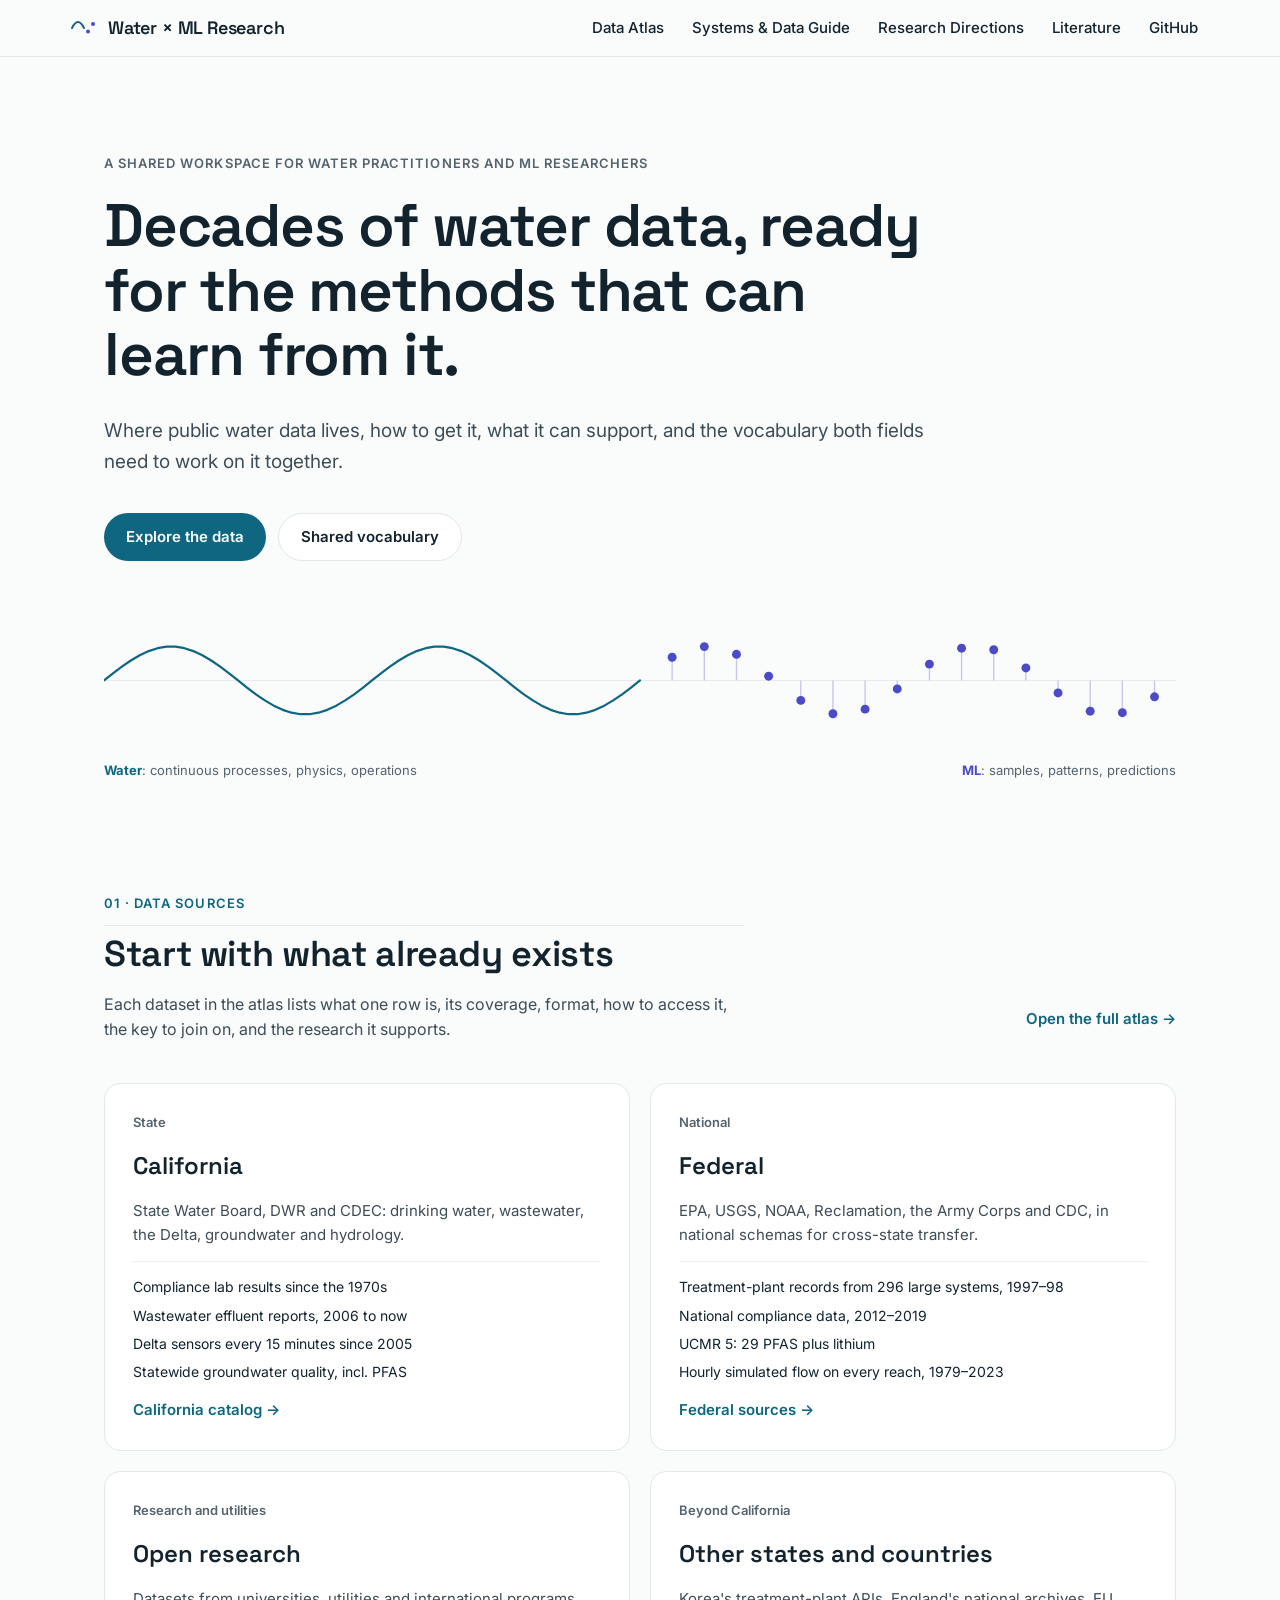
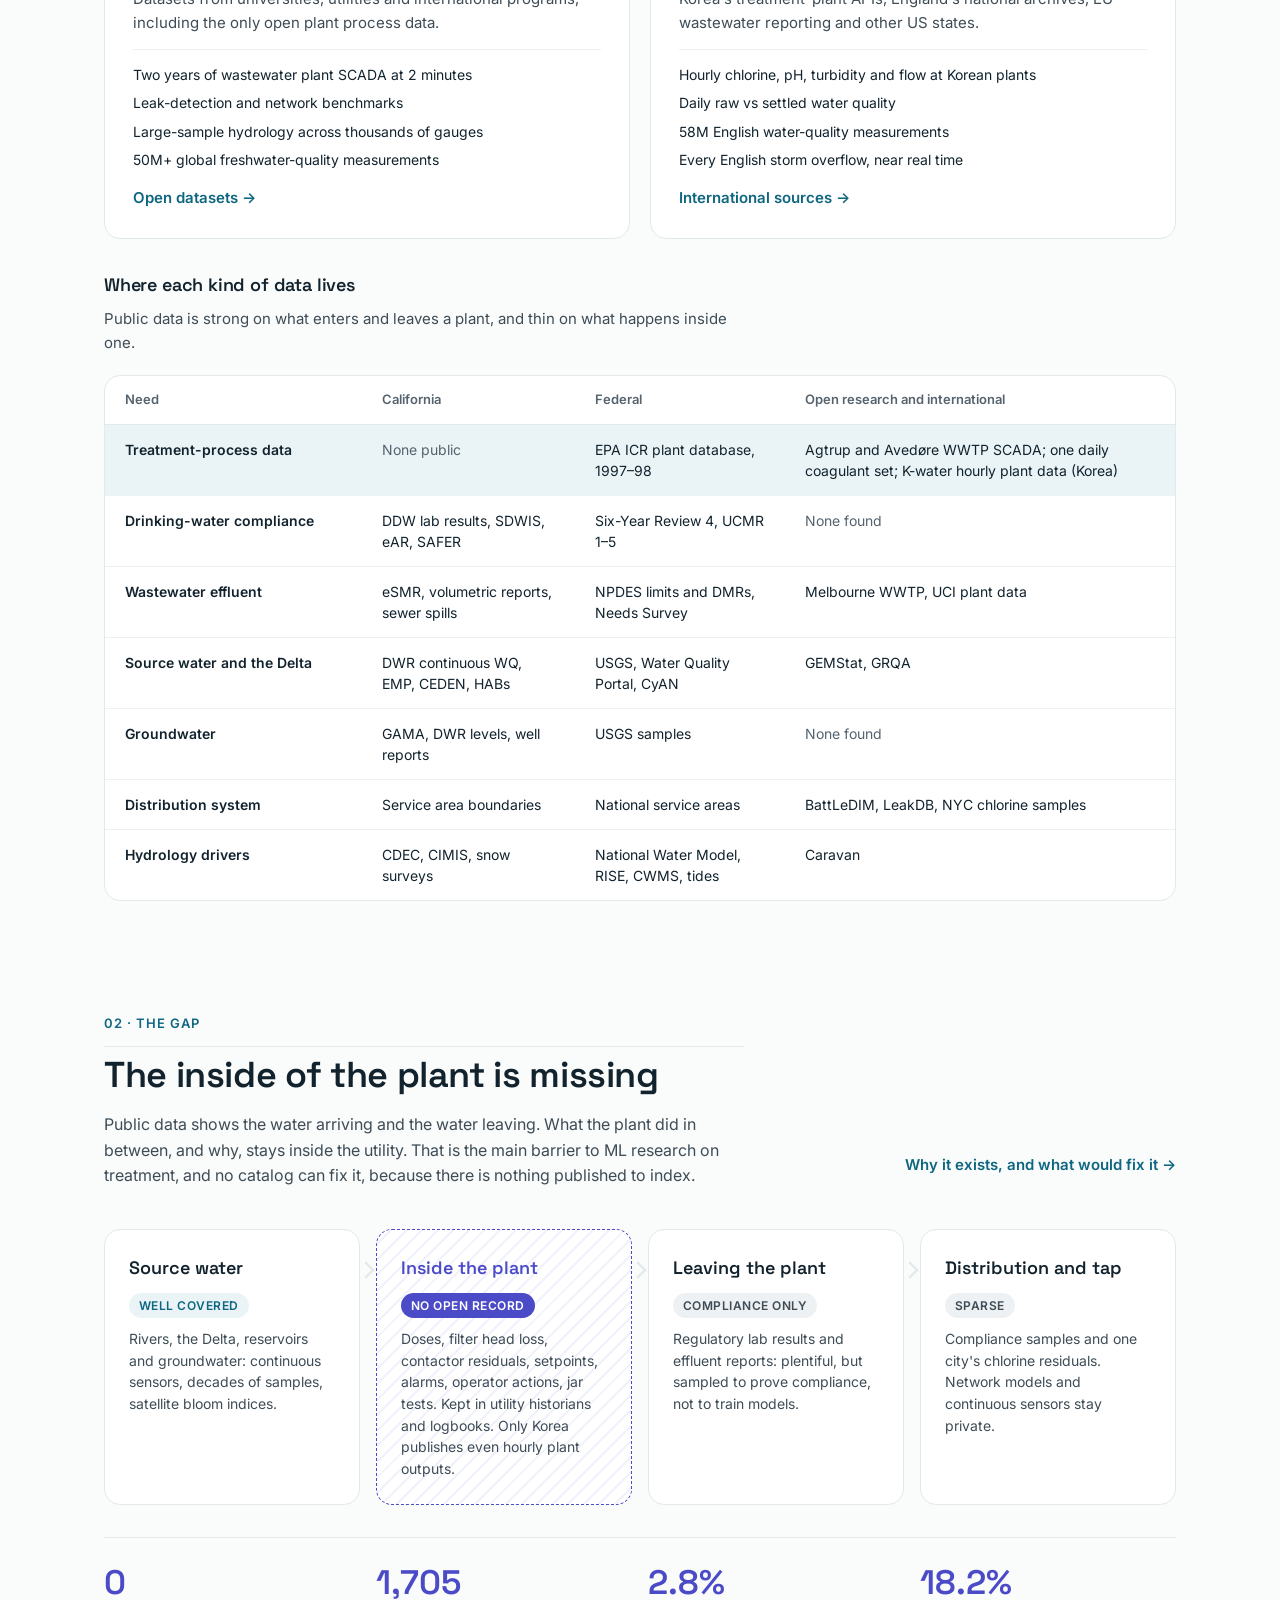
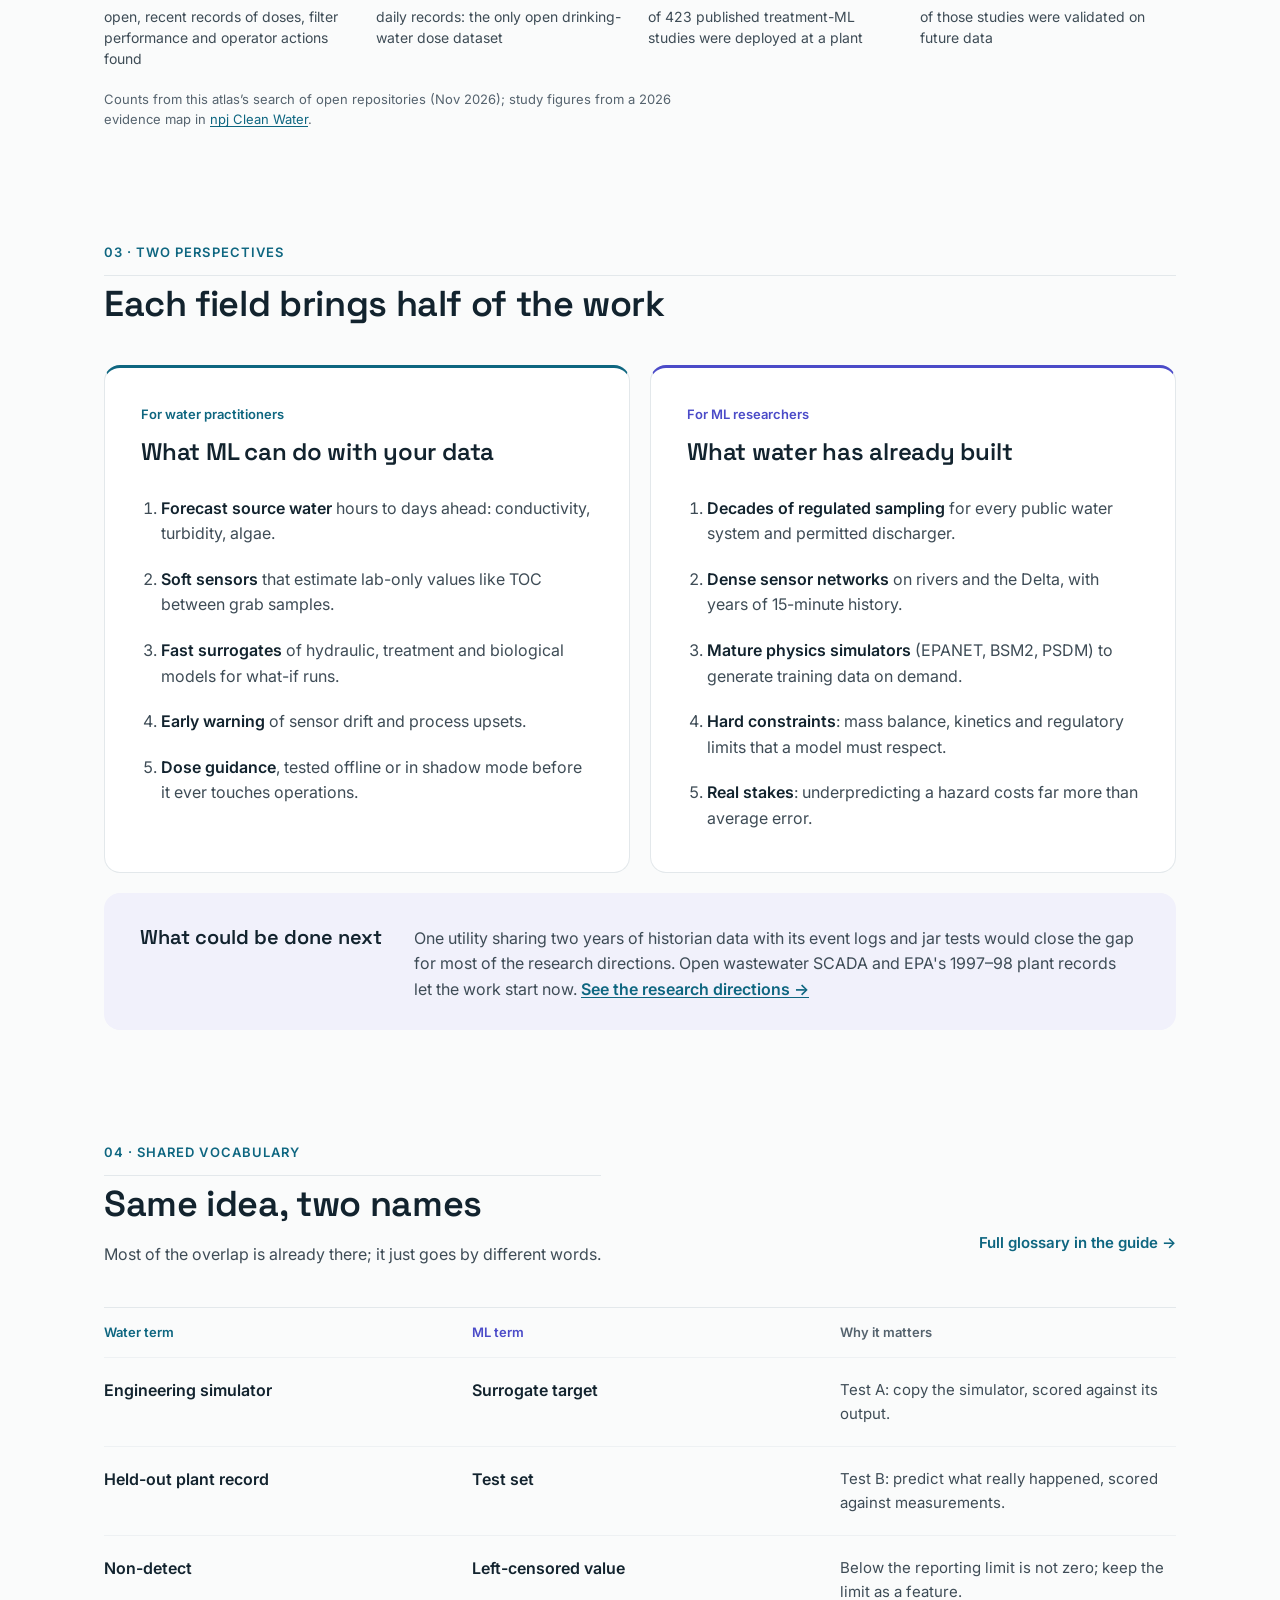
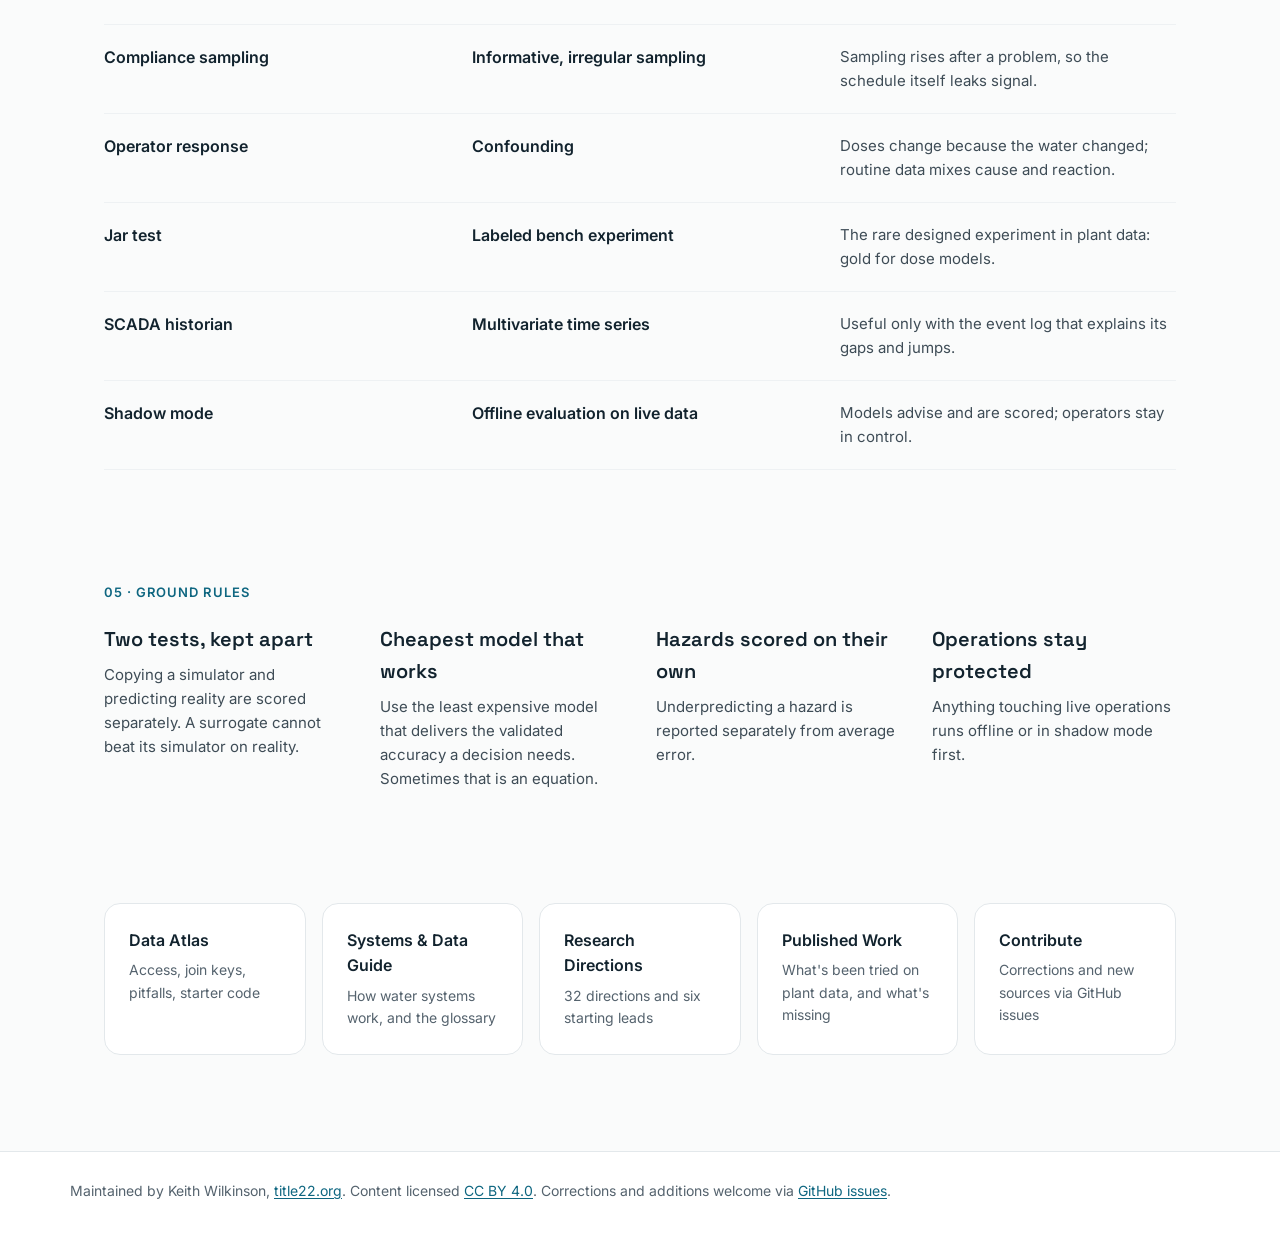
<file: index.html>
<!doctype html>
<html lang="en">
<head>
<meta charset="utf-8">
<meta name="viewport" content="width=device-width, initial-scale=1">
<title>Water × ML Research</title>
<meta name="description" content="Where public water data lives, how to get it, what it can support, and a shared vocabulary for water practitioners and ML researchers.">
<link rel="preconnect" href="https://fonts.googleapis.com">
<link rel="preconnect" href="https://fonts.gstatic.com" crossorigin>
<link rel="stylesheet" href="https://fonts.googleapis.com/css2?family=Inter:wght@400;500;600&family=Space+Grotesk:wght@500;600&display=swap">
<link rel="stylesheet" href="assets/site.css">
</head>
<body>
<header class="site-header">
  <div class="wrap header-row">
    <a class="brand" href="index.html"><svg width="28" height="28" viewBox="0 0 28 28" aria-hidden="true"><path d="M2 14 C6 6, 10 6, 14 14" fill="none" stroke="var(--water)" stroke-width="2" stroke-linecap="round"/><circle cx="18" cy="17.5" r="2" fill="var(--ml)"/><circle cx="23" cy="10" r="2" fill="var(--ml)"/></svg><span>Water × ML Research</span></a>
    <nav class="nav" aria-label="Main"><a href="data-atlas.html">Data Atlas</a><a href="water-data-guide.html">Systems & Data Guide</a><a href="research-directions.html">Research Directions</a><a href="literature.html">Literature</a><a href="https://github.com/boxwrench/water-ml-research">GitHub</a></nav>
  </div>
</header>
<div class="wrap layout home">

<main class="content">

<section class="home-hero wrap-narrow">
  <p class="eyebrow">A shared workspace for water practitioners and ML researchers</p>
  <h1>Decades of water data, ready for the methods that can learn from it.</h1>
  <p class="lede">Where public water data lives, how to get it, what it can support, and the vocabulary both fields need to work on it together.</p>
  <div class="cta-row">
    <a class="btn btn-primary" href="data-atlas.html">Explore the data</a>
    <a class="btn btn-ghost" href="#vocabulary">Shared vocabulary</a>
  </div>
</section>

<div class="motif wrap-narrow">
  <svg viewBox="0 0 1200 160" aria-hidden="true">
    <line class="axis" x1="0" y1="80" x2="1200" y2="80"/>
    <path class="wave" d="M0,80.0 L10,72.1 L20,64.5 L30,57.7 L40,51.8 L50,47.1 L60,43.9 L70,42.2 L80,42.2 L90,43.9 L100,47.1 L110,51.8 L120,57.7 L130,64.5 L140,72.1 L150,80.0 L160,87.9 L170,95.5 L180,102.3 L190,108.2 L200,112.9 L210,116.1 L220,117.8 L230,117.8 L240,116.1 L250,112.9 L260,108.2 L270,102.3 L280,95.5 L290,87.9 L300,80.0 L310,72.1 L320,64.5 L330,57.7 L340,51.8 L350,47.1 L360,43.9 L370,42.2 L380,42.2 L390,43.9 L400,47.1 L410,51.8 L420,57.7 L430,64.5 L440,72.1 L450,80.0 L460,87.9 L470,95.5 L480,102.3 L490,108.2 L500,112.9 L510,116.1 L520,117.8 L530,117.8 L540,116.1 L550,112.9 L560,108.2 L570,102.3 L580,95.5 L590,87.9 L600,80.0"/>
    <g class="stems"><line x1="636" y1="80" x2="636" y2="54"/><line x1="672" y1="80" x2="672" y2="42.1"/><line x1="708" y1="80" x2="708" y2="50.7"/><line x1="744" y1="80" x2="744" y2="75.2"/><line x1="780" y1="80" x2="780" y2="102.3"/><line x1="816" y1="80" x2="816" y2="117.3"/><line x1="852" y1="80" x2="852" y2="112.1"/><line x1="888" y1="80" x2="888" y2="89.5"/><line x1="924" y1="80" x2="924" y2="61.7"/><line x1="960" y1="80" x2="960" y2="43.9"/><line x1="996" y1="80" x2="996" y2="45.6"/><line x1="1032" y1="80" x2="1032" y2="66"/><line x1="1068" y1="80" x2="1068" y2="94"/><line x1="1104" y1="80" x2="1104" y2="114.4"/><line x1="1140" y1="80" x2="1140" y2="116.1"/><line x1="1176" y1="80" x2="1176" y2="98.3"/></g>
    <g class="dots"><circle cx="636" cy="54" r="5"/><circle cx="672" cy="42.1" r="5"/><circle cx="708" cy="50.7" r="5"/><circle cx="744" cy="75.2" r="5"/><circle cx="780" cy="102.3" r="5"/><circle cx="816" cy="117.3" r="5"/><circle cx="852" cy="112.1" r="5"/><circle cx="888" cy="89.5" r="5"/><circle cx="924" cy="61.7" r="5"/><circle cx="960" cy="43.9" r="5"/><circle cx="996" cy="45.6" r="5"/><circle cx="1032" cy="66" r="5"/><circle cx="1068" cy="94" r="5"/><circle cx="1104" cy="114.4" r="5"/><circle cx="1140" cy="116.1" r="5"/><circle cx="1176" cy="98.3" r="5"/></g>
  </svg>
  <div class="motif-legend">
    <span><b class="water">Water</b>: continuous processes, physics, operations</span>
    <span><b class="ml">ML</b>: samples, patterns, predictions</span>
  </div>
</div>

<section class="home-section wrap-narrow" id="data">
  <div class="section-head">
    <div>
      <p class="eyebrow">01 · Data sources</p>
      <h2>Start with what already exists</h2>
      <p>Each dataset in the atlas lists what one row is, its coverage, format, how to access it, the key to join on, and the research it supports.</p>
    </div>
    <a class="more" href="data-atlas.html">Open the full atlas &rarr;</a>
  </div>
  <div class="source-grid"><a class="source-card" href="data-atlas.html"><span class="kicker">State</span><span class="card-title">California</span><span class="card-text">State Water Board, DWR and CDEC: drinking water, wastewater, the Delta, groundwater and hydrology.</span><span class="card-list"><span>Compliance lab results since the 1970s</span><span>Wastewater effluent reports, 2006 to now</span><span>Delta sensors every 15 minutes since 2005</span><span>Statewide groundwater quality, incl. PFAS</span></span><span class="card-link">California catalog &rarr;</span></a><a class="source-card" href="data-atlas-federal.html"><span class="kicker">National</span><span class="card-title">Federal</span><span class="card-text">EPA, USGS, NOAA, Reclamation, the Army Corps and CDC, in national schemas for cross-state transfer.</span><span class="card-list"><span>Treatment-plant records from 296 large systems, 1997–98</span><span>National compliance data, 2012–2019</span><span>UCMR 5: 29 PFAS plus lithium</span><span>Hourly simulated flow on every reach, 1979–2023</span></span><span class="card-link">Federal sources &rarr;</span></a><a class="source-card" href="data-atlas-open.html"><span class="kicker">Research and utilities</span><span class="card-title">Open research</span><span class="card-text">Datasets from universities, utilities and international programs, including the only open plant process data.</span><span class="card-list"><span>Two years of wastewater plant SCADA at 2 minutes</span><span>Leak-detection and network benchmarks</span><span>Large-sample hydrology across thousands of gauges</span><span>50M+ global freshwater-quality measurements</span></span><span class="card-link">Open datasets &rarr;</span></a><a class="source-card" href="data-atlas-international.html"><span class="kicker">Beyond California</span><span class="card-title">Other states and countries</span><span class="card-text">Korea's treatment-plant APIs, England's national archives, EU wastewater reporting and other US states.</span><span class="card-list"><span>Hourly chlorine, pH, turbidity and flow at Korean plants</span><span>Daily raw vs settled water quality</span><span>58M English water-quality measurements</span><span>Every English storm overflow, near real time</span></span><span class="card-link">International sources &rarr;</span></a></div>
  <h3 class="glance-title">Where each kind of data lives</h3>
  <p class="glance-lead">Public data is strong on what enters and leaves a plant, and thin on what happens inside one.</p>
  <div class="glance-wrap">
    <table class="glance">
      <thead><tr><th scope="col">Need</th><th scope="col">California</th><th scope="col">Federal</th><th scope="col">Open research and international</th></tr></thead>
      <tbody><tr class="gap"><th scope="row">Treatment-process data</th><td class="none">None public</td><td>EPA ICR plant database, 1997–98</td><td>Agtrup and Avedøre WWTP SCADA; one daily coagulant set; K-water hourly plant data (Korea)</td></tr><tr><th scope="row">Drinking-water compliance</th><td>DDW lab results, SDWIS, eAR, SAFER</td><td>Six-Year Review 4, UCMR 1–5</td><td class="none">None found</td></tr><tr><th scope="row">Wastewater effluent</th><td>eSMR, volumetric reports, sewer spills</td><td>NPDES limits and DMRs, Needs Survey</td><td>Melbourne WWTP, UCI plant data</td></tr><tr><th scope="row">Source water and the Delta</th><td>DWR continuous WQ, EMP, CEDEN, HABs</td><td>USGS, Water Quality Portal, CyAN</td><td>GEMStat, GRQA</td></tr><tr><th scope="row">Groundwater</th><td>GAMA, DWR levels, well reports</td><td>USGS samples</td><td class="none">None found</td></tr><tr><th scope="row">Distribution system</th><td>Service area boundaries</td><td>National service areas</td><td>BattLeDIM, LeakDB, NYC chlorine samples</td></tr><tr><th scope="row">Hydrology drivers</th><td>CDEC, CIMIS, snow surveys</td><td>National Water Model, RISE, CWMS, tides</td><td>Caravan</td></tr></tbody>
    </table>
  </div>
</section>

<section class="home-section wrap-narrow" id="gap">
  <div class="section-head">
    <div>
      <p class="eyebrow">02 · The gap</p>
      <h2>The inside of the plant is missing</h2>
      <p>Public data shows the water arriving and the water leaving. What the plant did in between, and why, stays inside the utility. That is the main barrier to ML research on treatment, and no catalog can fix it, because there is nothing published to index.</p>
    </div>
    <a class="more" href="data-atlas.html#the-gap">Why it exists, and what would fix it &rarr;</a>
  </div>
  <div class="pipeline"><div class="stage stage-ok"><span class="stage-name">Source water</span><span class="stage-status">Well covered</span><span class="stage-text">Rivers, the Delta, reservoirs and groundwater: continuous sensors, decades of samples, satellite bloom indices.</span></div><div class="stage stage-gap"><span class="stage-name">Inside the plant</span><span class="stage-status">No open record</span><span class="stage-text">Doses, filter head loss, contactor residuals, setpoints, alarms, operator actions, jar tests. Kept in utility historians and logbooks. Only Korea publishes even hourly plant outputs.</span></div><div class="stage stage-part"><span class="stage-name">Leaving the plant</span><span class="stage-status">Compliance only</span><span class="stage-text">Regulatory lab results and effluent reports: plentiful, but sampled to prove compliance, not to train models.</span></div><div class="stage stage-part"><span class="stage-name">Distribution and tap</span><span class="stage-status">Sparse</span><span class="stage-text">Compliance samples and one city's chlorine residuals. Network models and continuous sensors stay private.</span></div></div>
  <div class="gap-stats"><div class="gap-stat"><span class="num">0</span><span>open, recent records of doses, filter performance and operator actions found</span></div><div class="gap-stat"><span class="num">1,705</span><span>daily records: the only open drinking-water dose dataset</span></div><div class="gap-stat"><span class="num">2.8%</span><span>of 423 published treatment-ML studies were deployed at a plant</span></div><div class="gap-stat"><span class="num">18.2%</span><span>of those studies were validated on future data</span></div></div>
  <p class="gap-note">Counts from this atlas&rsquo;s search of open repositories (Nov 2026); study figures from a 2026 evidence map in <a href="https://link.springer.com/article/10.1038/s41545-026-00610-6">npj Clean Water</a>.</p>
</section>

<section class="home-section wrap-narrow">
  <p class="eyebrow">03 · Two perspectives</p>
  <h2>Each field brings half of the work</h2>
  <div class="persp-grid">
    <div class="persp persp-water">
      <p class="persp-kicker">For water practitioners</p>
      <h3>What ML can do with your data</h3>
      <ol><li><strong>Forecast source water</strong> hours to days ahead: conductivity, turbidity, algae.</li><li><strong>Soft sensors</strong> that estimate lab-only values like TOC between grab samples.</li><li><strong>Fast surrogates</strong> of hydraulic, treatment and biological models for what-if runs.</li><li><strong>Early warning</strong> of sensor drift and process upsets.</li><li><strong>Dose guidance</strong>, tested offline or in shadow mode before it ever touches operations.</li></ol>
    </div>
    <div class="persp persp-ml">
      <p class="persp-kicker">For ML researchers</p>
      <h3>What water has already built</h3>
      <ol><li><strong>Decades of regulated sampling</strong> for every public water system and permitted discharger.</li><li><strong>Dense sensor networks</strong> on rivers and the Delta, with years of 15-minute history.</li><li><strong>Mature physics simulators</strong> (EPANET, BSM2, PSDM) to generate training data on demand.</li><li><strong>Hard constraints</strong>: mass balance, kinetics and regulatory limits that a model must respect.</li><li><strong>Real stakes</strong>: underpredicting a hazard costs far more than average error.</li></ol>
    </div>
  </div>
  <div class="next-band">
    <p class="next-title">What could be done next</p>
    <p>One utility sharing two years of historian data with its event logs and jar tests would close the gap for most of the research directions. Open wastewater SCADA and EPA's 1997–98 plant records let the work start now. <a href="research-directions.html">See the research directions &rarr;</a></p>
  </div>
</section>

<section class="home-section wrap-narrow" id="vocabulary">
  <div class="section-head">
    <div>
      <p class="eyebrow">04 · Shared vocabulary</p>
      <h2>Same idea, two names</h2>
      <p>Most of the overlap is already there; it just goes by different words.</p>
    </div>
    <a class="more" href="water-data-guide.html">Full glossary in the guide &rarr;</a>
  </div>
  <div class="vocab">
    <div class="vocab-row vocab-head"><span class="water">Water term</span><span class="ml">ML term</span><span>Why it matters</span></div>
    <div class="vocab-row"><span class="term">Engineering simulator</span><span class="term">Surrogate target</span><span class="why">Test A: copy the simulator, scored against its output.</span></div><div class="vocab-row"><span class="term">Held-out plant record</span><span class="term">Test set</span><span class="why">Test B: predict what really happened, scored against measurements.</span></div><div class="vocab-row"><span class="term">Non-detect</span><span class="term">Left-censored value</span><span class="why">Below the reporting limit is not zero; keep the limit as a feature.</span></div><div class="vocab-row"><span class="term">Compliance sampling</span><span class="term">Informative, irregular sampling</span><span class="why">Sampling rises after a problem, so the schedule itself leaks signal.</span></div><div class="vocab-row"><span class="term">Operator response</span><span class="term">Confounding</span><span class="why">Doses change because the water changed; routine data mixes cause and reaction.</span></div><div class="vocab-row"><span class="term">Jar test</span><span class="term">Labeled bench experiment</span><span class="why">The rare designed experiment in plant data: gold for dose models.</span></div><div class="vocab-row"><span class="term">SCADA historian</span><span class="term">Multivariate time series</span><span class="why">Useful only with the event log that explains its gaps and jumps.</span></div><div class="vocab-row"><span class="term">Shadow mode</span><span class="term">Offline evaluation on live data</span><span class="why">Models advise and are scored; operators stay in control.</span></div>
  </div>
</section>

<section class="home-section wrap-narrow">
  <p class="eyebrow">05 · Ground rules</p>
  <div class="rules"><div><p class="rule-title">Two tests, kept apart</p><p>Copying a simulator and predicting reality are scored separately. A surrogate cannot beat its simulator on reality.</p></div><div><p class="rule-title">Cheapest model that works</p><p>Use the least expensive model that delivers the validated accuracy a decision needs. Sometimes that is an equation.</p></div><div><p class="rule-title">Hazards scored on their own</p><p>Underpredicting a hazard is reported separately from average error.</p></div><div><p class="rule-title">Operations stay protected</p><p>Anything touching live operations runs offline or in shadow mode first.</p></div></div>
</section>

<section class="home-section home-last wrap-narrow">
  <div class="resource-grid"><a class="resource" href="data-atlas.html"><span class="resource-title">Data Atlas</span><span>Access, join keys, pitfalls, starter code</span></a><a class="resource" href="water-data-guide.html"><span class="resource-title">Systems &amp; Data Guide</span><span>How water systems work, and the glossary</span></a><a class="resource" href="research-directions.html"><span class="resource-title">Research Directions</span><span>32 directions and six starting leads</span></a><a class="resource" href="literature.html"><span class="resource-title">Published Work</span><span>What's been tried on plant data, and what's missing</span></a><a class="resource" href="https://github.com/boxwrench/water-ml-research/issues"><span class="resource-title">Contribute</span><span>Corrections and new sources via GitHub issues</span></a></div>
</section>

</main>
</div>
<footer class="site-footer">
  <div class="wrap">
    Maintained by Keith Wilkinson, <a href="https://title22.org">title22.org</a>.
    Content licensed <a href="https://creativecommons.org/licenses/by/4.0/">CC BY 4.0</a>.
    Corrections and additions welcome via <a href="https://github.com/boxwrench/water-ml-research/issues">GitHub issues</a>.
  </div>
</footer>
</body>
</html>
</file>
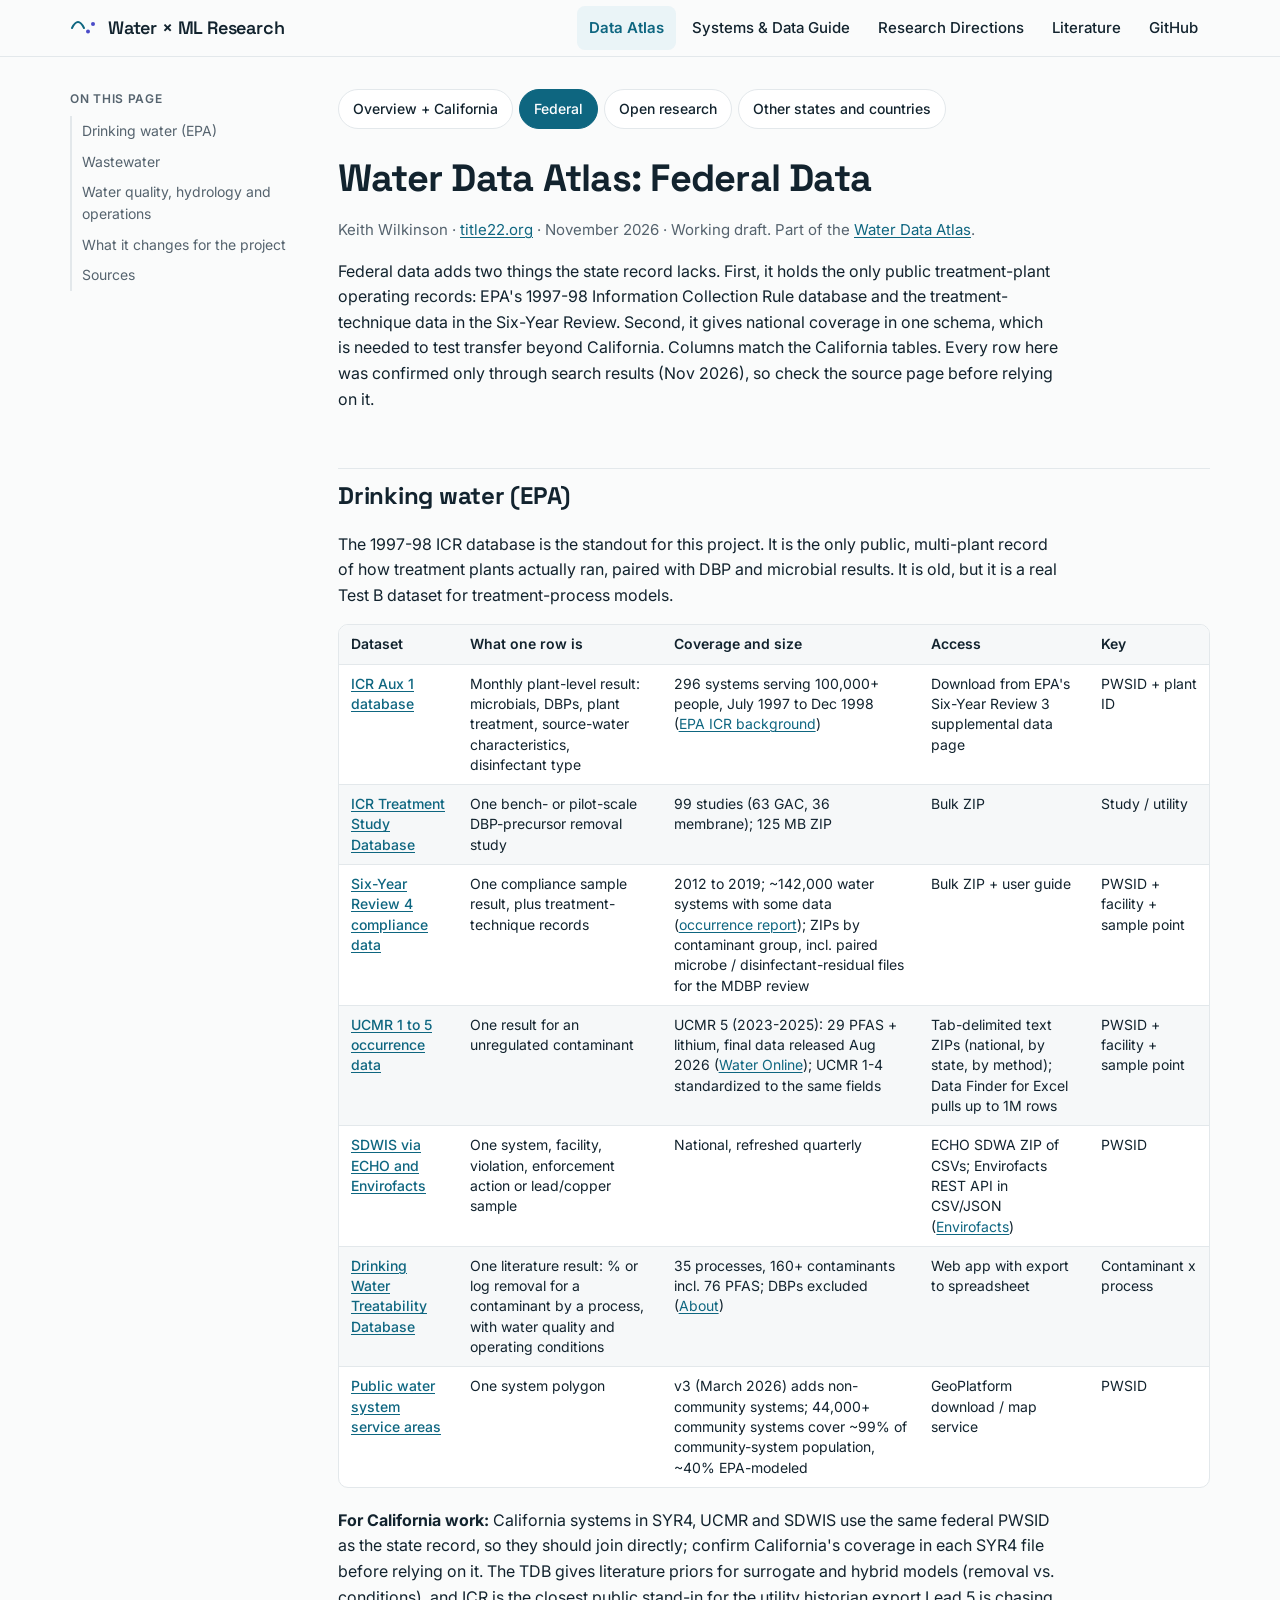
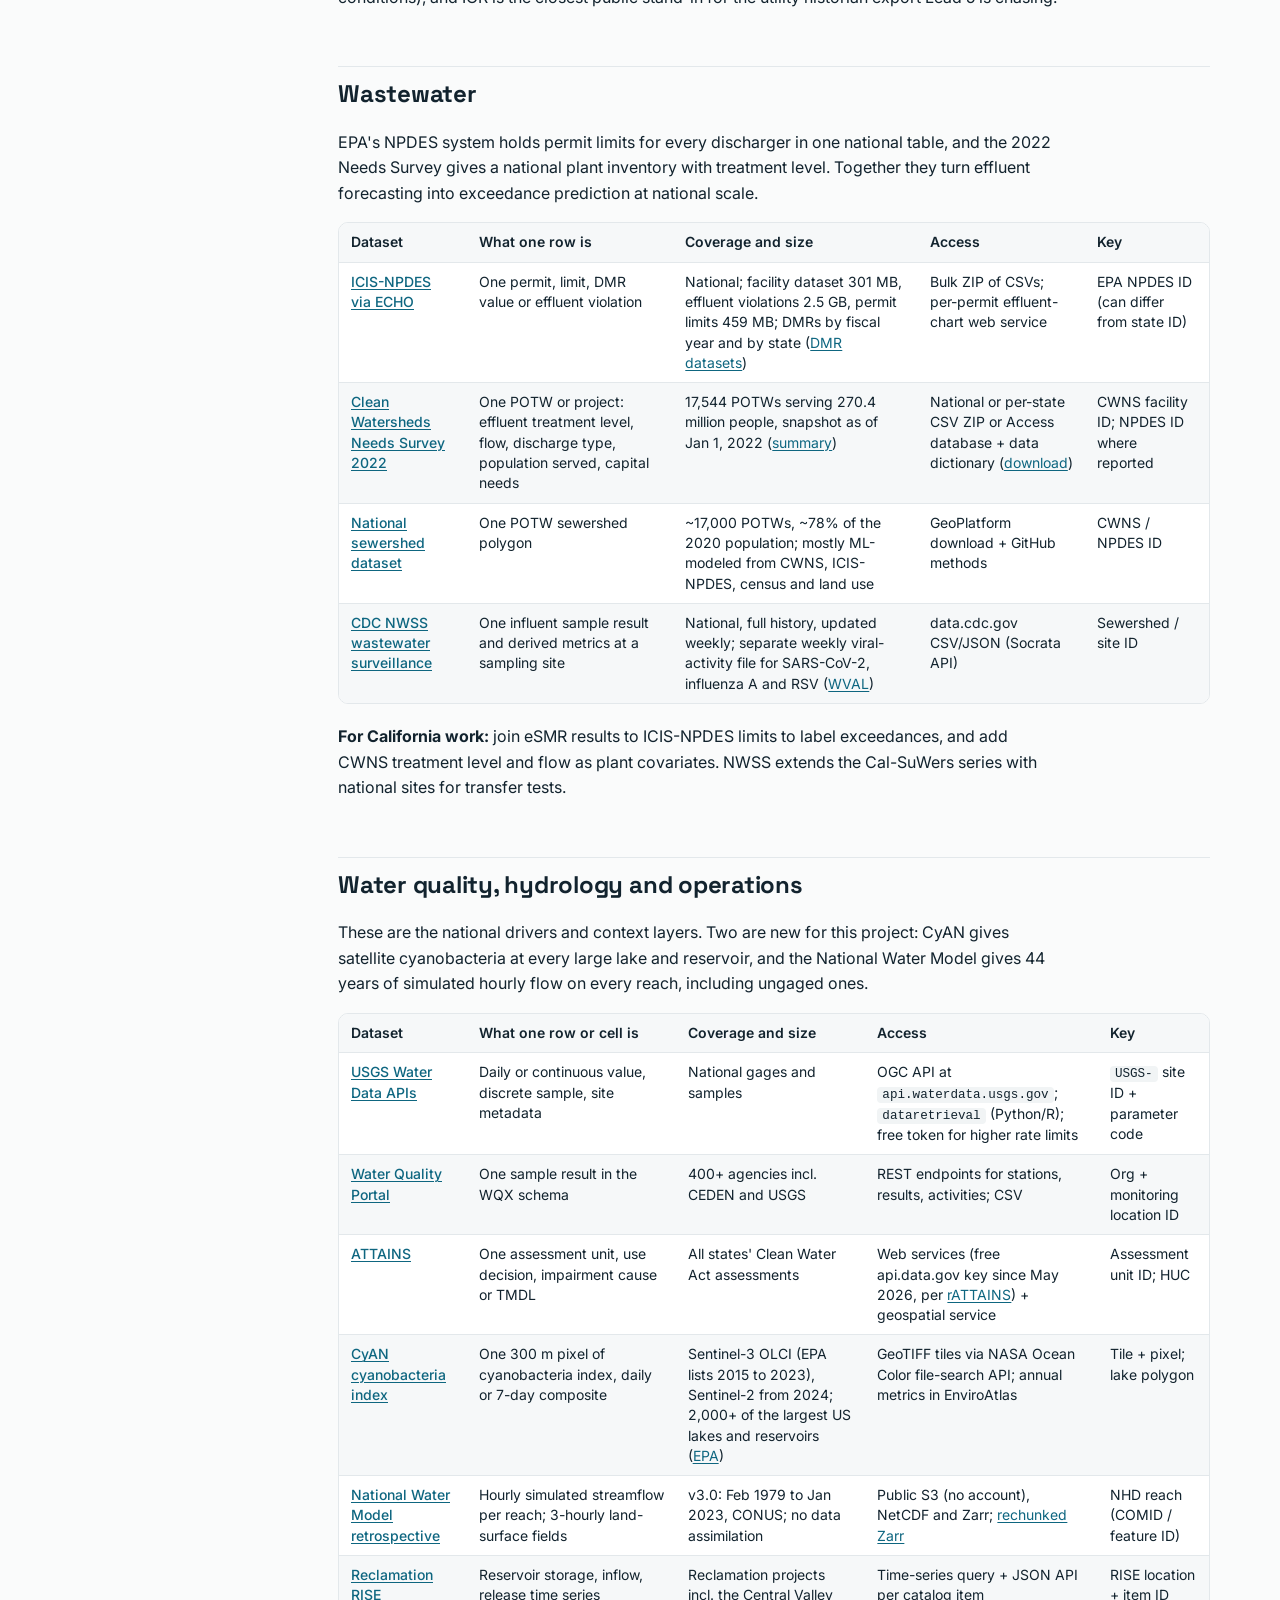
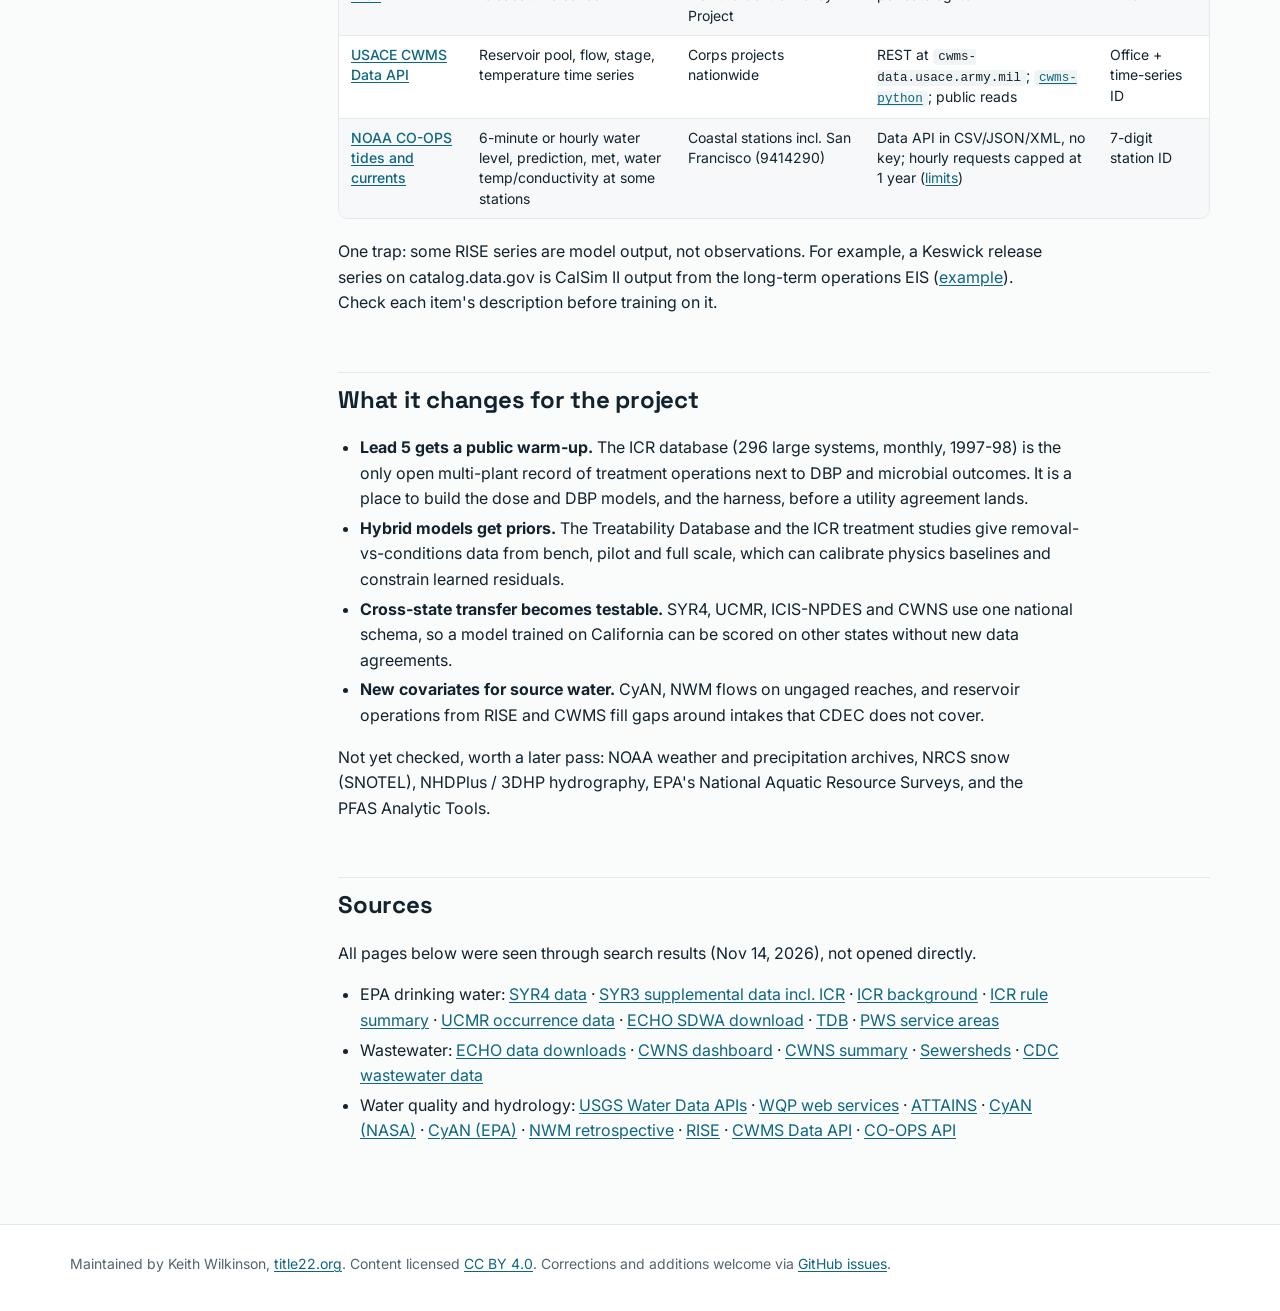
<file: data-atlas-federal.html>
<!doctype html>
<html lang="en">
<head>
<meta charset="utf-8">
<meta name="viewport" content="width=device-width, initial-scale=1">
<title>Water Data Atlas: Federal Data</title>
<meta name="description" content="Federal data adds two things the state record lacks. First, it holds the only public treatment-plant operating records: EPA&#x27;s 1997-98 Information Collection Rule database and the treatment-technique d">
<link rel="preconnect" href="https://fonts.googleapis.com">
<link rel="preconnect" href="https://fonts.gstatic.com" crossorigin>
<link rel="stylesheet" href="https://fonts.googleapis.com/css2?family=Inter:wght@400;500;600&family=Space+Grotesk:wght@500;600&display=swap">
<link rel="stylesheet" href="assets/site.css">
</head>
<body>
<header class="site-header">
  <div class="wrap header-row">
    <a class="brand" href="index.html"><svg width="28" height="28" viewBox="0 0 28 28" aria-hidden="true"><path d="M2 14 C6 6, 10 6, 14 14" fill="none" stroke="var(--water)" stroke-width="2" stroke-linecap="round"/><circle cx="18" cy="17.5" r="2" fill="var(--ml)"/><circle cx="23" cy="10" r="2" fill="var(--ml)"/></svg><span>Water × ML Research</span></a>
    <nav class="nav" aria-label="Main"><a href="data-atlas.html" class="active" aria-current="page">Data Atlas</a><a href="water-data-guide.html">Systems & Data Guide</a><a href="research-directions.html">Research Directions</a><a href="literature.html">Literature</a><a href="https://github.com/boxwrench/water-ml-research">GitHub</a></nav>
  </div>
</header>
<div class="wrap layout">
<aside class="toc"><div class="toc-inner"><div class="toc-title">On this page</div><div class="toc">
<ul>
<li><a href="#water-data-atlas-federal-data">Water Data Atlas: Federal Data</a><ul>
<li><a href="#drinking-water-epa">Drinking water (EPA)</a></li>
<li><a href="#wastewater">Wastewater</a></li>
<li><a href="#water-quality-hydrology-and-operations">Water quality, hydrology and operations</a></li>
<li><a href="#what-it-changes-for-the-project">What it changes for the project</a></li>
<li><a href="#sources">Sources</a></li>
</ul>
</li>
</ul>
</div>
</div></aside>
<main class="content">
<nav class="atlas-tabs" aria-label="Data Atlas sections"><a href="data-atlas.html">Overview + California</a><a href="data-atlas-federal.html" class="active" aria-current="page">Federal</a><a href="data-atlas-open.html">Open research</a><a href="data-atlas-international.html">Other states and countries</a></nav>
<h1 id="water-data-atlas-federal-data">Water Data Atlas: Federal Data</h1>
<p><em>Keith Wilkinson · <a href="https://title22.org" target="_blank" rel="noopener">title22.org</a> · November 2026 · Working draft. Part of the <a href="data-atlas.html">Water Data Atlas</a>.</em></p>
<p>Federal data adds two things the state record lacks. First, it holds the only public treatment-plant operating records: EPA's 1997-98 Information Collection Rule database and the treatment-technique data in the Six-Year Review. Second, it gives national coverage in one schema, which is needed to test transfer beyond California. Columns match the California tables. Every row here was confirmed only through search results (Nov 2026), so check the source page before relying on it.</p>
<h2 id="drinking-water-epa">Drinking water (EPA)</h2>
<p>The 1997-98 ICR database is the standout for this project. It is the only public, multi-plant record of how treatment plants actually ran, paired with DBP and microbial results. It is old, but it is a real Test B dataset for treatment-process models.</p>
<div class="table-wrap"><table>
<thead>
<tr>
<th>Dataset</th>
<th>What one row is</th>
<th>Coverage and size</th>
<th>Access</th>
<th>Key</th>
</tr>
</thead>
<tbody>
<tr>
<td><a href="https://19january2021snapshot.epa.gov/dwsixyearreview/supplemental-data-six-year-review-3_.html" target="_blank" rel="noopener">ICR Aux 1 database</a></td>
<td>Monthly plant-level result: microbials, DBPs, plant treatment, source-water characteristics, disinfectant type</td>
<td>296 systems serving 100,000+ people, July 1997 to Dec 1998 (<a href="https://archive.epa.gov/enviro/html/icr/web/html/background.html" target="_blank" rel="noopener">EPA ICR background</a>)</td>
<td>Download from EPA's Six-Year Review 3 supplemental data page</td>
<td>PWSID + plant ID</td>
</tr>
<tr>
<td><a href="https://www.epa.gov/node/167159" target="_blank" rel="noopener">ICR Treatment Study Database</a></td>
<td>One bench- or pilot-scale DBP-precursor removal study</td>
<td>99 studies (63 GAC, 36 membrane); 125 MB ZIP</td>
<td>Bulk ZIP</td>
<td>Study / utility</td>
</tr>
<tr>
<td><a href="https://www.epa.gov/Node/288409" target="_blank" rel="noopener">Six-Year Review 4 compliance data</a></td>
<td>One compliance sample result, plus treatment-technique records</td>
<td>2012 to 2019; ~142,000 water systems with some data (<a href="https://www.epa.gov/system/files/documents/2024-04/syr4_occurrence_report_chems_rads_508.pdf" target="_blank" rel="noopener">occurrence report</a>); ZIPs by contaminant group, incl. paired microbe / disinfectant-residual files for the MDBP review</td>
<td>Bulk ZIP + user guide</td>
<td>PWSID + facility + sample point</td>
</tr>
<tr>
<td><a href="https://epa.gov/dwucmr/occurrence-data-unregulated-contaminant-monitoring-rule" target="_blank" rel="noopener">UCMR 1 to 5 occurrence data</a></td>
<td>One result for an unregulated contaminant</td>
<td>UCMR 5 (2023-2025): 29 PFAS + lithium, final data released Aug 2026 (<a href="https://www.wateronline.com/doc/epa-releases-final-ucmr-drinking-water-data-for-pfas-and-lithium-0001" target="_blank" rel="noopener">Water Online</a>); UCMR 1-4 standardized to the same fields</td>
<td>Tab-delimited text ZIPs (national, by state, by method); Data Finder for Excel pulls up to 1M rows</td>
<td>PWSID + facility + sample point</td>
</tr>
<tr>
<td><a href="https://echo.epa.gov/node/422" target="_blank" rel="noopener">SDWIS via ECHO and Envirofacts</a></td>
<td>One system, facility, violation, enforcement action or lead/copper sample</td>
<td>National, refreshed quarterly</td>
<td>ECHO SDWA ZIP of CSVs; Envirofacts REST API in CSV/JSON (<a href="https://www.epa.gov/node/270537" target="_blank" rel="noopener">Envirofacts</a>)</td>
<td>PWSID</td>
</tr>
<tr>
<td><a href="https://epa.gov/water-research/drinking-water-treatability-database-tdb" target="_blank" rel="noopener">Drinking Water Treatability Database</a></td>
<td>One literature result: % or log removal for a contaminant by a process, with water quality and operating conditions</td>
<td>35 processes, 160+ contaminants incl. 76 PFAS; DBPs excluded (<a href="https://tdb.epa.gov/tdb/about" target="_blank" rel="noopener">About</a>)</td>
<td>Web app with export to spreadsheet</td>
<td>Contaminant x process</td>
</tr>
<tr>
<td><a href="https://www.epa.gov/ground-water-and-drinking-water/public-water-system-service-areas" target="_blank" rel="noopener">Public water system service areas</a></td>
<td>One system polygon</td>
<td>v3 (March 2026) adds non-community systems; 44,000+ community systems cover ~99% of community-system population, ~40% EPA-modeled</td>
<td>GeoPlatform download / map service</td>
<td>PWSID</td>
</tr>
</tbody>
</table></div>
<p><strong>For California work:</strong> California systems in SYR4, UCMR and SDWIS use the same federal PWSID as the state record, so they should join directly; confirm California's coverage in each SYR4 file before relying on it. The TDB gives literature priors for surrogate and hybrid models (removal vs. conditions), and ICR is the closest public stand-in for the utility historian export Lead 5 is chasing.</p>
<h2 id="wastewater">Wastewater</h2>
<p>EPA's NPDES system holds permit limits for every discharger in one national table, and the 2022 Needs Survey gives a national plant inventory with treatment level. Together they turn effluent forecasting into exceedance prediction at national scale.</p>
<div class="table-wrap"><table>
<thead>
<tr>
<th>Dataset</th>
<th>What one row is</th>
<th>Coverage and size</th>
<th>Access</th>
<th>Key</th>
</tr>
</thead>
<tbody>
<tr>
<td><a href="https://echo.epa.gov/node/113" target="_blank" rel="noopener">ICIS-NPDES via ECHO</a></td>
<td>One permit, limit, DMR value or effluent violation</td>
<td>National; facility dataset 301 MB, effluent violations 2.5 GB, permit limits 459 MB; DMRs by fiscal year and by state (<a href="https://echo.epa.gov/node/552" target="_blank" rel="noopener">DMR datasets</a>)</td>
<td>Bulk ZIP of CSVs; per-permit effluent-chart web service</td>
<td>EPA NPDES ID (can differ from state ID)</td>
</tr>
<tr>
<td><a href="https://sdwis.epa.gov/ords/sfdw_pub/r/sfdw/cwns_pub/about" target="_blank" rel="noopener">Clean Watersheds Needs Survey 2022</a></td>
<td>One POTW or project: effluent treatment level, flow, discharge type, population served, capital needs</td>
<td>17,544 POTWs serving 270.4 million people, snapshot as of Jan 1, 2022 (<a href="https://www.epa.gov/system/files/documents/2024-05/2022-cwns-summary.pdf" target="_blank" rel="noopener">summary</a>)</td>
<td>National or per-state CSV ZIP or Access database + data dictionary (<a href="https://sdwis.epa.gov/ords/sfdw_pub/r/sfdw/cwns_pub/data-download" target="_blank" rel="noopener">download</a>)</td>
<td>CWNS facility ID; NPDES ID where reported</td>
</tr>
<tr>
<td><a href="https://www.epa.gov/node/296762" target="_blank" rel="noopener">National sewershed dataset</a></td>
<td>One POTW sewershed polygon</td>
<td>~17,000 POTWs, ~78% of the 2020 population; mostly ML-modeled from CWNS, ICIS-NPDES, census and land use</td>
<td>GeoPlatform download + GitHub methods</td>
<td>CWNS / NPDES ID</td>
</tr>
<tr>
<td><a href="https://catalog.data.gov/dataset/cdc-wastewater-data-for-sars-cov-2" target="_blank" rel="noopener">CDC NWSS wastewater surveillance</a></td>
<td>One influent sample result and derived metrics at a sampling site</td>
<td>National, full history, updated weekly; separate weekly viral-activity file for SARS-CoV-2, influenza A and RSV (<a href="https://catalog.data.gov/dataset/cdc-wastewater-viral-activity-level-for-sars-cov-2-influenza-a-and-rsv" target="_blank" rel="noopener">WVAL</a>)</td>
<td>data.cdc.gov CSV/JSON (Socrata API)</td>
<td>Sewershed / site ID</td>
</tr>
</tbody>
</table></div>
<p><strong>For California work:</strong> join eSMR results to ICIS-NPDES limits to label exceedances, and add CWNS treatment level and flow as plant covariates. NWSS extends the Cal-SuWers series with national sites for transfer tests.</p>
<h2 id="water-quality-hydrology-and-operations">Water quality, hydrology and operations</h2>
<p>These are the national drivers and context layers. Two are new for this project: CyAN gives satellite cyanobacteria at every large lake and reservoir, and the National Water Model gives 44 years of simulated hourly flow on every reach, including ungaged ones.</p>
<div class="table-wrap"><table>
<thead>
<tr>
<th>Dataset</th>
<th>What one row or cell is</th>
<th>Coverage and size</th>
<th>Access</th>
<th>Key</th>
</tr>
</thead>
<tbody>
<tr>
<td><a href="https://www.usgs.gov/tools/usgs-water-data-apis" target="_blank" rel="noopener">USGS Water Data APIs</a></td>
<td>Daily or continuous value, discrete sample, site metadata</td>
<td>National gages and samples</td>
<td>OGC API at <code>api.waterdata.usgs.gov</code>; <code>dataretrieval</code> (Python/R); free token for higher rate limits</td>
<td><code>USGS-</code> site ID + parameter code</td>
</tr>
<tr>
<td><a href="https://waterqualitydata.us/webservices_documentation" target="_blank" rel="noopener">Water Quality Portal</a></td>
<td>One sample result in the WQX schema</td>
<td>400+ agencies incl. CEDEN and USGS</td>
<td>REST endpoints for stations, results, activities; CSV</td>
<td>Org + monitoring location ID</td>
</tr>
<tr>
<td><a href="https://www.epa.gov/node/113725" target="_blank" rel="noopener">ATTAINS</a></td>
<td>One assessment unit, use decision, impairment cause or TMDL</td>
<td>All states' Clean Water Act assessments</td>
<td>Web services (free api.data.gov key since May 2026, per <a href="https://cran.r-universe.dev/rATTAINS/doc/Introduction.html" target="_blank" rel="noopener">rATTAINS</a>) + geospatial service</td>
<td>Assessment unit ID; HUC</td>
</tr>
<tr>
<td><a href="https://oceancolor.gsfc.nasa.gov/about/projects/cyan" target="_blank" rel="noopener">CyAN cyanobacteria index</a></td>
<td>One 300 m pixel of cyanobacteria index, daily or 7-day composite</td>
<td>Sentinel-3 OLCI (EPA lists 2015 to 2023), Sentinel-2 from 2024; 2,000+ of the largest US lakes and reservoirs (<a href="https://www.epa.gov/node/295487" target="_blank" rel="noopener">EPA</a>)</td>
<td>GeoTIFF tiles via NASA Ocean Color file-search API; annual metrics in EnviroAtlas</td>
<td>Tile + pixel; lake polygon</td>
</tr>
<tr>
<td><a href="https://registry.opendata.aws/nwm-archive/" target="_blank" rel="noopener">National Water Model retrospective</a></td>
<td>Hourly simulated streamflow per reach; 3-hourly land-surface fields</td>
<td>v3.0: Feb 1979 to Jan 2023, CONUS; no data assimilation</td>
<td>Public S3 (no account), NetCDF and Zarr; <a href="https://github.com/NCAR/rechunk_nwm_retro" target="_blank" rel="noopener">rechunked Zarr</a></td>
<td>NHD reach (COMID / feature ID)</td>
</tr>
<tr>
<td><a href="https://data.usbr.gov/about" target="_blank" rel="noopener">Reclamation RISE</a></td>
<td>Reservoir storage, inflow, release time series</td>
<td>Reclamation projects incl. the Central Valley Project</td>
<td>Time-series query + JSON API per catalog item</td>
<td>RISE location + item ID</td>
</tr>
<tr>
<td><a href="https://cwms-data-api.readthedocs.io/latest/endpoints/timeSeries_endpoints/timeSeries.html" target="_blank" rel="noopener">USACE CWMS Data API</a></td>
<td>Reservoir pool, flow, stage, temperature time series</td>
<td>Corps projects nationwide</td>
<td>REST at <code>cwms-data.usace.army.mil</code>; <a href="https://pypi.org/p/cwms-python" target="_blank" rel="noopener"><code>cwms-python</code></a>; public reads</td>
<td>Office + time-series ID</td>
</tr>
<tr>
<td><a href="https://tidesandcurrents.noaa.gov/api/" target="_blank" rel="noopener">NOAA CO-OPS tides and currents</a></td>
<td>6-minute or hourly water level, prediction, met, water temp/conductivity at some stations</td>
<td>Coastal stations incl. San Francisco (9414290)</td>
<td>Data API in CSV/JSON/XML, no key; hourly requests capped at 1 year (<a href="https://tidesandcurrents.noaa.gov/web_services_info.html" target="_blank" rel="noopener">limits</a>)</td>
<td>7-digit station ID</td>
</tr>
</tbody>
</table></div>
<p>One trap: some RISE series are model output, not observations. For example, a Keswick release series on catalog.data.gov is CalSim II output from the long-term operations EIS (<a href="https://catalog.data.gov/dataset/keswick-reservoir-dam-and-powerplant-monthly-lake-reservoir-release-total-cfs-time-series-" target="_blank" rel="noopener">example</a>). Check each item's description before training on it.</p>
<h2 id="what-it-changes-for-the-project">What it changes for the project</h2>
<ul>
<li><strong>Lead 5 gets a public warm-up.</strong> The ICR database (296 large systems, monthly, 1997-98) is the only open multi-plant record of treatment operations next to DBP and microbial outcomes. It is a place to build the dose and DBP models, and the harness, before a utility agreement lands.</li>
<li><strong>Hybrid models get priors.</strong> The Treatability Database and the ICR treatment studies give removal-vs-conditions data from bench, pilot and full scale, which can calibrate physics baselines and constrain learned residuals.</li>
<li><strong>Cross-state transfer becomes testable.</strong> SYR4, UCMR, ICIS-NPDES and CWNS use one national schema, so a model trained on California can be scored on other states without new data agreements.</li>
<li><strong>New covariates for source water.</strong> CyAN, NWM flows on ungaged reaches, and reservoir operations from RISE and CWMS fill gaps around intakes that CDEC does not cover.</li>
</ul>
<p>Not yet checked, worth a later pass: NOAA weather and precipitation archives, NRCS snow (SNOTEL), NHDPlus / 3DHP hydrography, EPA's National Aquatic Resource Surveys, and the PFAS Analytic Tools.</p>
<h2 id="sources">Sources</h2>
<p>All pages below were seen through search results (Nov 14, 2026), not opened directly.</p>
<ul>
<li>EPA drinking water: <a href="https://www.epa.gov/Node/288409" target="_blank" rel="noopener">SYR4 data</a> · <a href="https://19january2021snapshot.epa.gov/dwsixyearreview/supplemental-data-six-year-review-3_.html" target="_blank" rel="noopener">SYR3 supplemental data incl. ICR</a> · <a href="https://archive.epa.gov/enviro/html/icr/web/html/background.html" target="_blank" rel="noopener">ICR background</a> · <a href="https://archive.epa.gov/water/archive/web/html/icr_sum.html" target="_blank" rel="noopener">ICR rule summary</a> · <a href="https://epa.gov/dwucmr/occurrence-data-unregulated-contaminant-monitoring-rule" target="_blank" rel="noopener">UCMR occurrence data</a> · <a href="https://echo.epa.gov/node/422" target="_blank" rel="noopener">ECHO SDWA download</a> · <a href="https://epa.gov/water-research/drinking-water-treatability-database-tdb" target="_blank" rel="noopener">TDB</a> · <a href="https://www.epa.gov/ground-water-and-drinking-water/public-water-system-service-areas" target="_blank" rel="noopener">PWS service areas</a></li>
<li>Wastewater: <a href="https://echo.epa.gov/node/113" target="_blank" rel="noopener">ECHO data downloads</a> · <a href="https://sdwis.epa.gov/ords/sfdw_pub/r/sfdw/cwns_pub/about" target="_blank" rel="noopener">CWNS dashboard</a> · <a href="https://www.epa.gov/system/files/documents/2024-05/2022-cwns-summary.pdf" target="_blank" rel="noopener">CWNS summary</a> · <a href="https://www.epa.gov/node/296762" target="_blank" rel="noopener">Sewersheds</a> · <a href="https://catalog.data.gov/dataset/cdc-wastewater-data-for-sars-cov-2" target="_blank" rel="noopener">CDC wastewater data</a></li>
<li>Water quality and hydrology: <a href="https://www.usgs.gov/tools/usgs-water-data-apis" target="_blank" rel="noopener">USGS Water Data APIs</a> · <a href="https://waterqualitydata.us/webservices_documentation" target="_blank" rel="noopener">WQP web services</a> · <a href="https://www.epa.gov/node/113725" target="_blank" rel="noopener">ATTAINS</a> · <a href="https://oceancolor.gsfc.nasa.gov/about/projects/cyan" target="_blank" rel="noopener">CyAN (NASA)</a> · <a href="https://www.epa.gov/node/295487" target="_blank" rel="noopener">CyAN (EPA)</a> · <a href="https://registry.opendata.aws/nwm-archive/" target="_blank" rel="noopener">NWM retrospective</a> · <a href="https://data.usbr.gov/about" target="_blank" rel="noopener">RISE</a> · <a href="https://cwms-data-api.readthedocs.io/latest/endpoints/timeSeries_endpoints/timeSeries.html" target="_blank" rel="noopener">CWMS Data API</a> · <a href="https://tidesandcurrents.noaa.gov/api/" target="_blank" rel="noopener">CO-OPS API</a></li>
</ul>
</main>
</div>
<footer class="site-footer">
  <div class="wrap">
    Maintained by Keith Wilkinson, <a href="https://title22.org">title22.org</a>.
    Content licensed <a href="https://creativecommons.org/licenses/by/4.0/">CC BY 4.0</a>.
    Corrections and additions welcome via <a href="https://github.com/boxwrench/water-ml-research/issues">GitHub issues</a>.
  </div>
</footer>
</body>
</html>
</file>
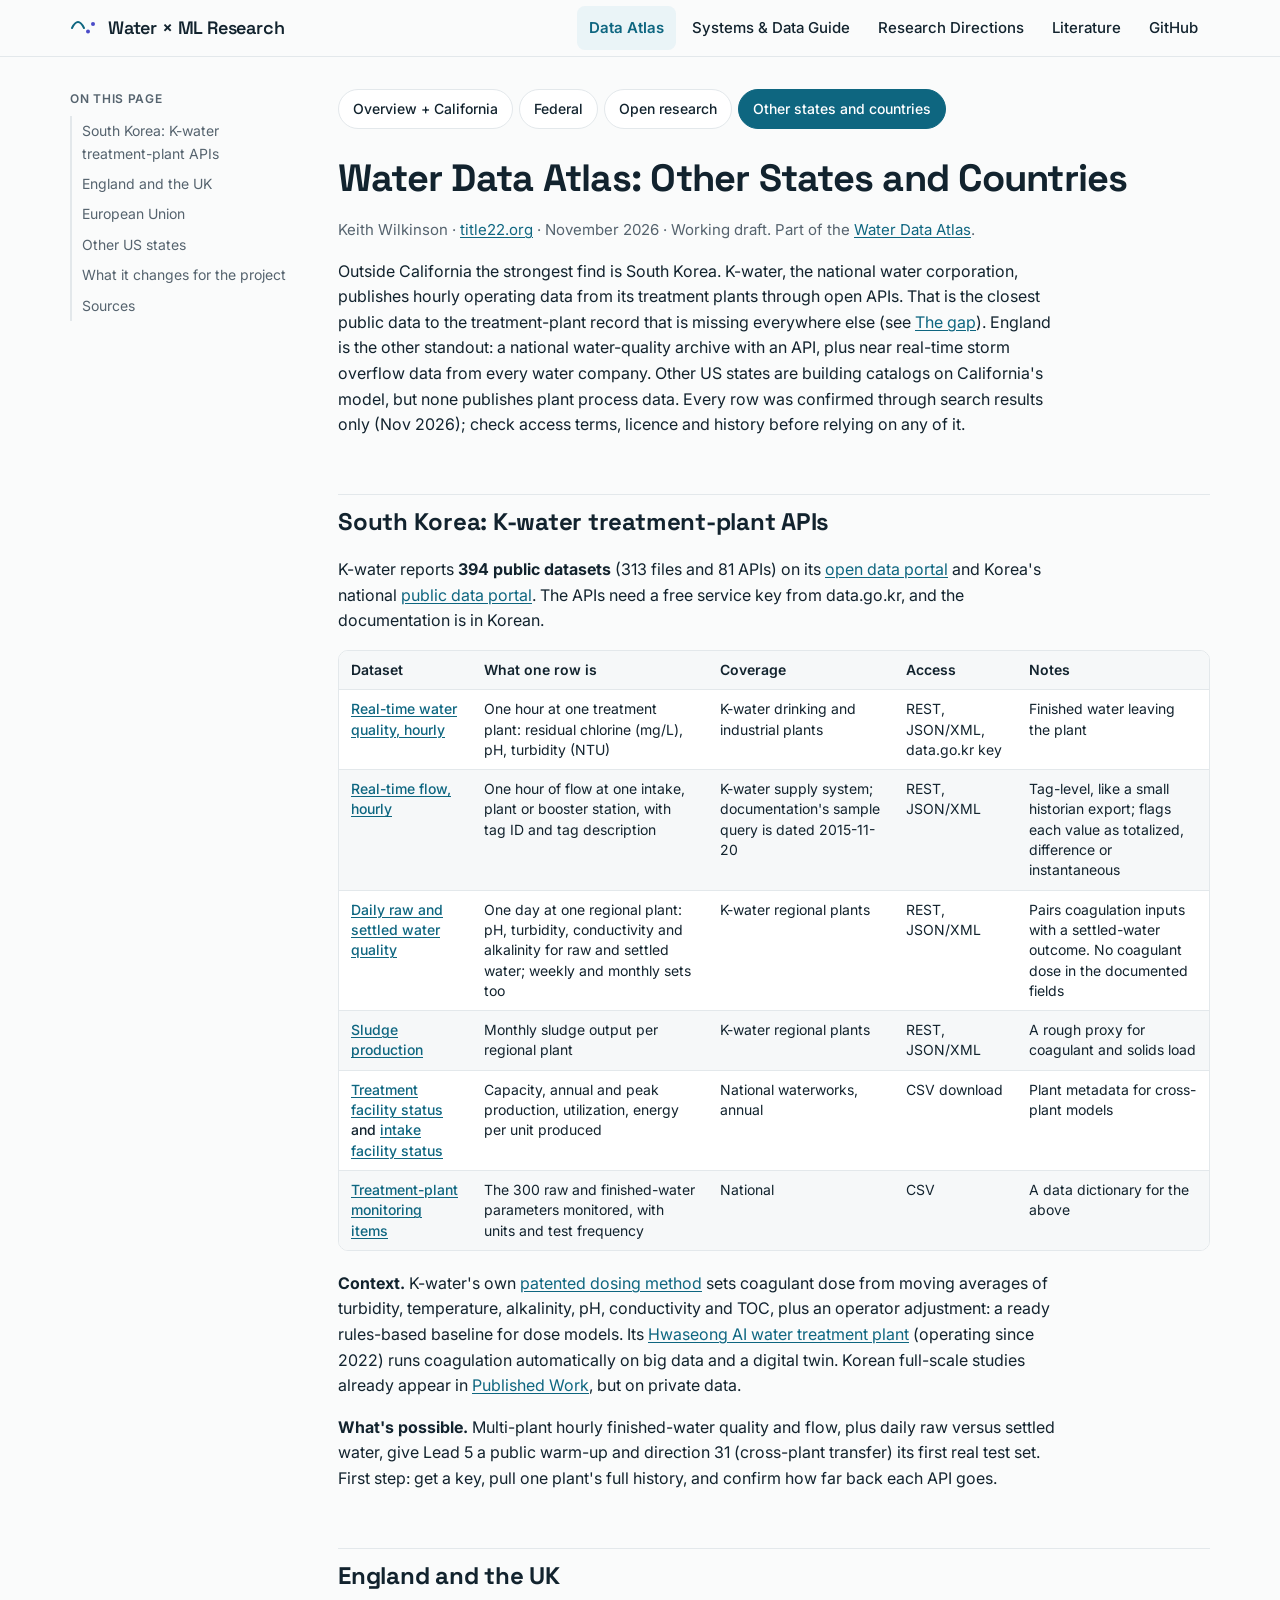
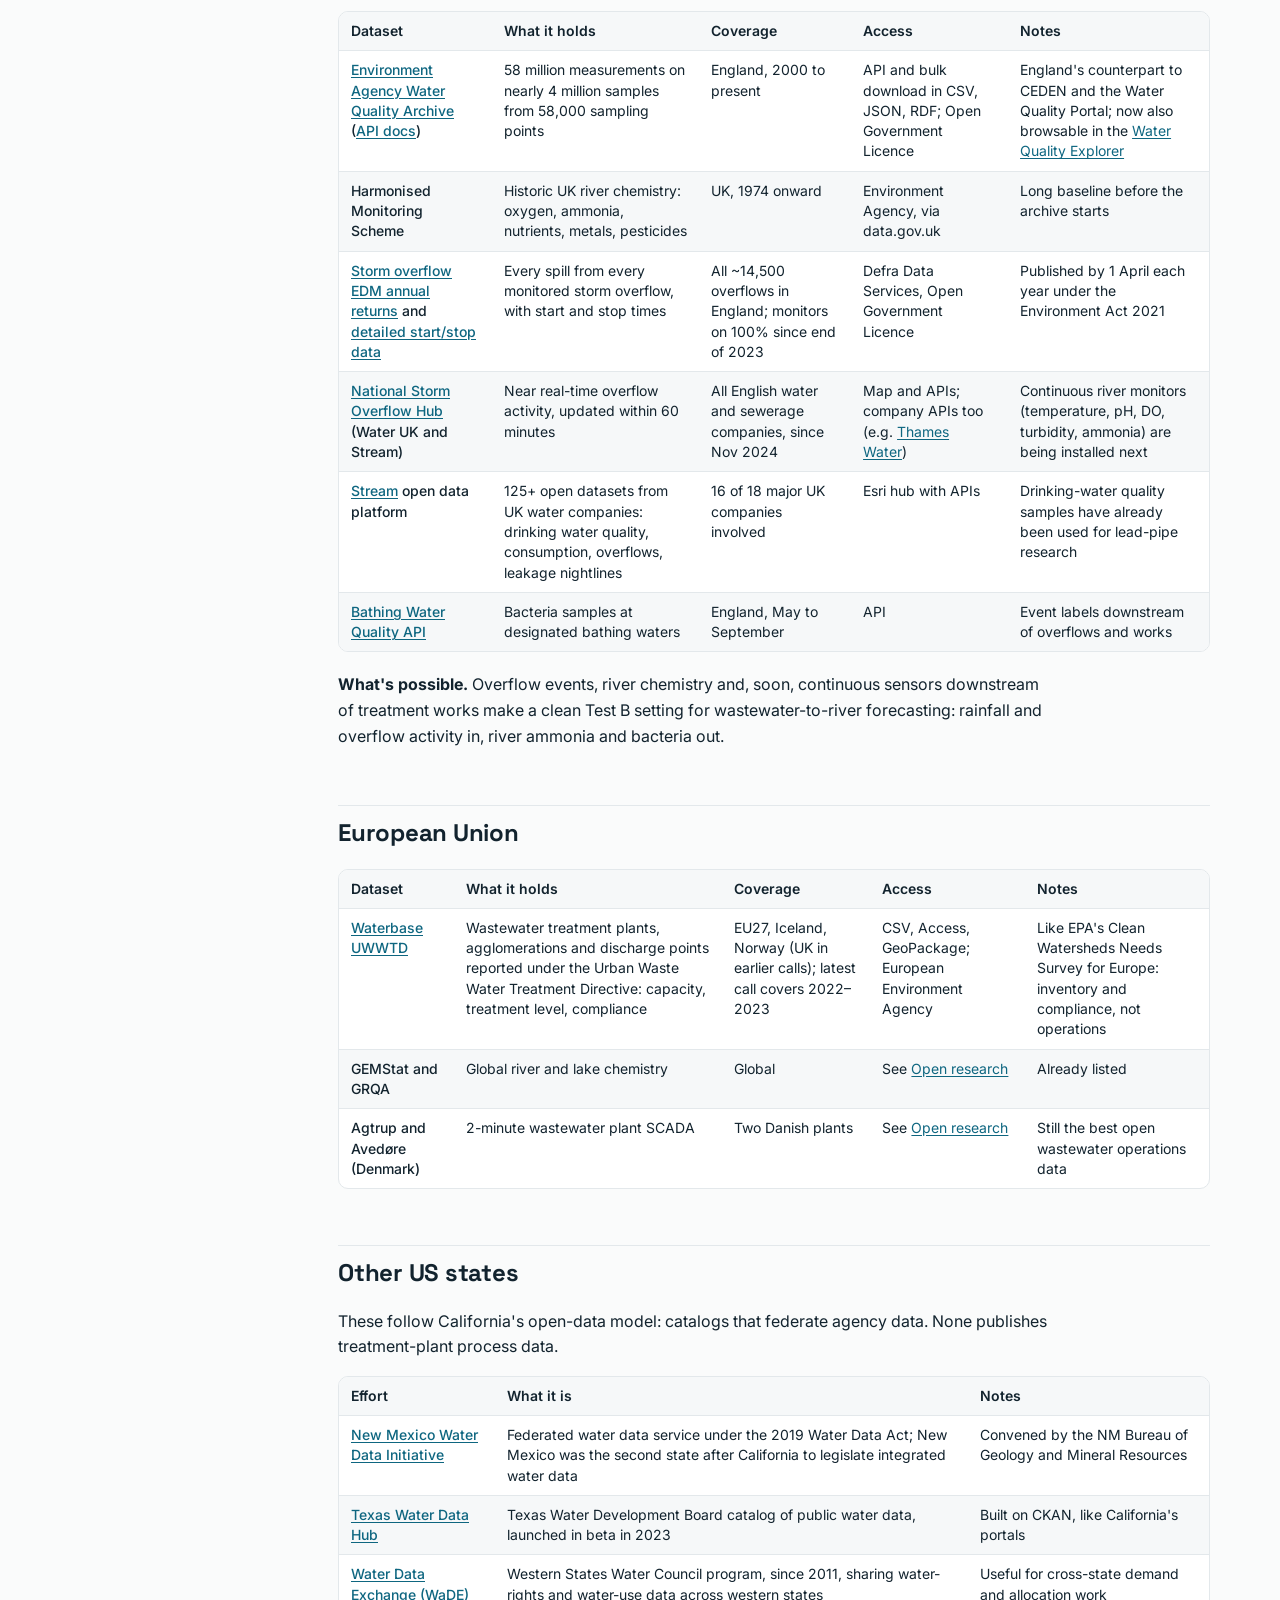
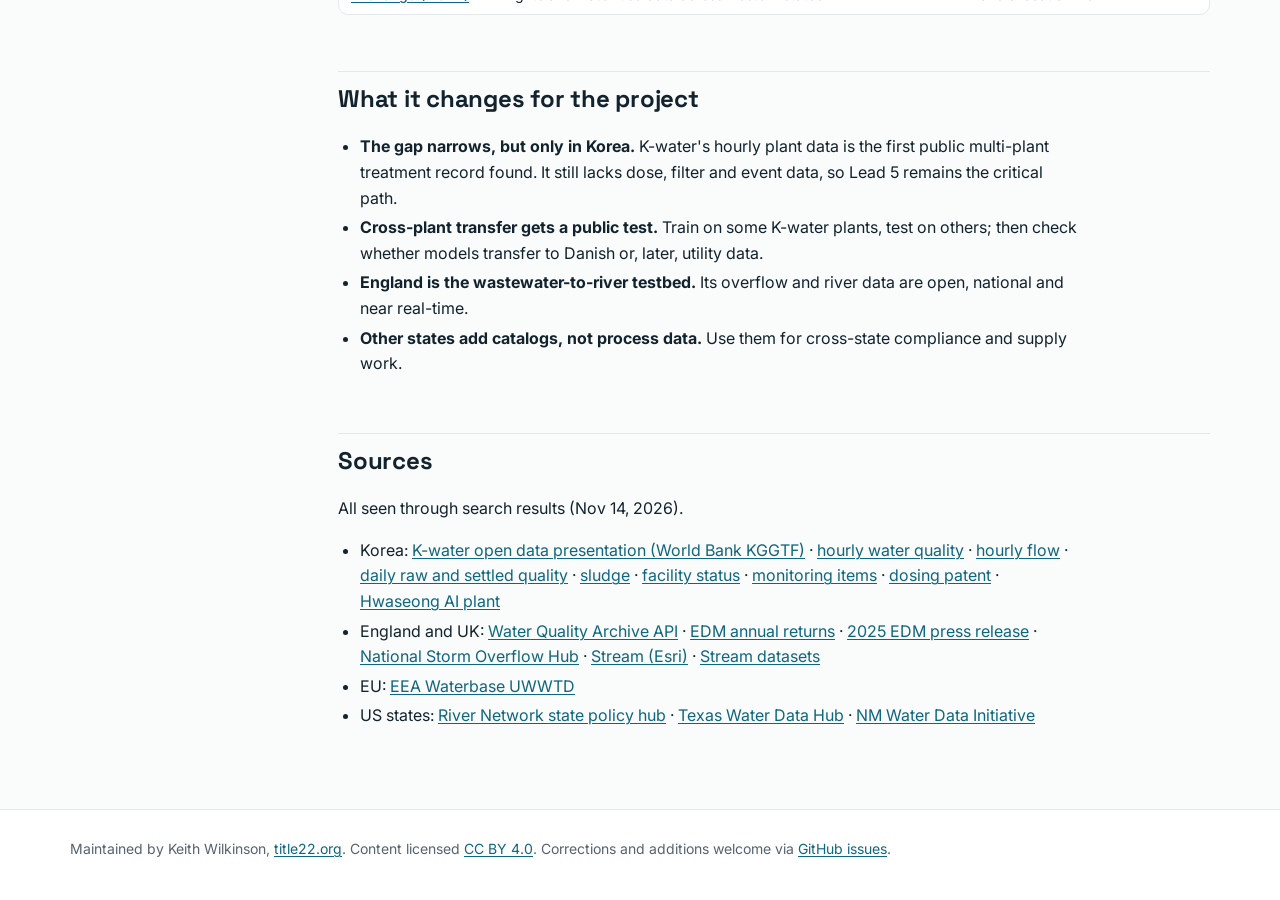
<file: data-atlas-international.html>
<!doctype html>
<html lang="en">
<head>
<meta charset="utf-8">
<meta name="viewport" content="width=device-width, initial-scale=1">
<title>Water Data Atlas: Other States and Countries</title>
<meta name="description" content="Outside California the strongest find is South Korea. K-water, the national water corporation, publishes hourly operating data from its treatment plants through open APIs. That is the closest public d">
<link rel="preconnect" href="https://fonts.googleapis.com">
<link rel="preconnect" href="https://fonts.gstatic.com" crossorigin>
<link rel="stylesheet" href="https://fonts.googleapis.com/css2?family=Inter:wght@400;500;600&family=Space+Grotesk:wght@500;600&display=swap">
<link rel="stylesheet" href="assets/site.css">
</head>
<body>
<header class="site-header">
  <div class="wrap header-row">
    <a class="brand" href="index.html"><svg width="28" height="28" viewBox="0 0 28 28" aria-hidden="true"><path d="M2 14 C6 6, 10 6, 14 14" fill="none" stroke="var(--water)" stroke-width="2" stroke-linecap="round"/><circle cx="18" cy="17.5" r="2" fill="var(--ml)"/><circle cx="23" cy="10" r="2" fill="var(--ml)"/></svg><span>Water × ML Research</span></a>
    <nav class="nav" aria-label="Main"><a href="data-atlas.html" class="active" aria-current="page">Data Atlas</a><a href="water-data-guide.html">Systems & Data Guide</a><a href="research-directions.html">Research Directions</a><a href="literature.html">Literature</a><a href="https://github.com/boxwrench/water-ml-research">GitHub</a></nav>
  </div>
</header>
<div class="wrap layout">
<aside class="toc"><div class="toc-inner"><div class="toc-title">On this page</div><div class="toc">
<ul>
<li><a href="#water-data-atlas-other-states-and-countries">Water Data Atlas: Other States and Countries</a><ul>
<li><a href="#south-korea-k-water-treatment-plant-apis">South Korea: K-water treatment-plant APIs</a></li>
<li><a href="#england-and-the-uk">England and the UK</a></li>
<li><a href="#european-union">European Union</a></li>
<li><a href="#other-us-states">Other US states</a></li>
<li><a href="#what-it-changes-for-the-project">What it changes for the project</a></li>
<li><a href="#sources">Sources</a></li>
</ul>
</li>
</ul>
</div>
</div></aside>
<main class="content">
<nav class="atlas-tabs" aria-label="Data Atlas sections"><a href="data-atlas.html">Overview + California</a><a href="data-atlas-federal.html">Federal</a><a href="data-atlas-open.html">Open research</a><a href="data-atlas-international.html" class="active" aria-current="page">Other states and countries</a></nav>
<h1 id="water-data-atlas-other-states-and-countries">Water Data Atlas: Other States and Countries</h1>
<p><em>Keith Wilkinson · <a href="https://title22.org" target="_blank" rel="noopener">title22.org</a> · November 2026 · Working draft. Part of the <a href="data-atlas.html">Water Data Atlas</a>.</em></p>
<p>Outside California the strongest find is South Korea. K-water, the national water corporation, publishes hourly operating data from its treatment plants through open APIs. That is the closest public data to the treatment-plant record that is missing everywhere else (see <a href="data-atlas.html#the-gap">The gap</a>). England is the other standout: a national water-quality archive with an API, plus near real-time storm overflow data from every water company. Other US states are building catalogs on California's model, but none publishes plant process data. Every row was confirmed through search results only (Nov 2026); check access terms, licence and history before relying on any of it.</p>
<h2 id="south-korea-k-water-treatment-plant-apis">South Korea: K-water treatment-plant APIs</h2>
<p>K-water reports <strong>394 public datasets</strong> (313 files and 81 APIs) on its <a href="https://opendata.kwater.or.kr" target="_blank" rel="noopener">open data portal</a> and Korea's national <a href="https://www.data.go.kr" target="_blank" rel="noopener">public data portal</a>. The APIs need a free service key from data.go.kr, and the documentation is in Korean.</p>
<div class="table-wrap"><table>
<thead>
<tr>
<th>Dataset</th>
<th>What one row is</th>
<th>Coverage</th>
<th>Access</th>
<th>Notes</th>
</tr>
</thead>
<tbody>
<tr>
<td><a href="https://www.data.go.kr/data/15057290/openapi.do" target="_blank" rel="noopener">Real-time water quality, hourly</a></td>
<td>One hour at one treatment plant: residual chlorine (mg/L), pH, turbidity (NTU)</td>
<td>K-water drinking and industrial plants</td>
<td>REST, JSON/XML, data.go.kr key</td>
<td>Finished water leaving the plant</td>
</tr>
<tr>
<td><a href="https://www.data.go.kr/data/15056653/openapi.do" target="_blank" rel="noopener">Real-time flow, hourly</a></td>
<td>One hour of flow at one intake, plant or booster station, with tag ID and tag description</td>
<td>K-water supply system; documentation's sample query is dated 2015-11-20</td>
<td>REST, JSON/XML</td>
<td>Tag-level, like a small historian export; flags each value as totalized, difference or instantaneous</td>
</tr>
<tr>
<td><a href="https://www.data.go.kr/data/15099100/openapi.do" target="_blank" rel="noopener">Daily raw and settled water quality</a></td>
<td>One day at one regional plant: pH, turbidity, conductivity and alkalinity for raw and settled water; weekly and monthly sets too</td>
<td>K-water regional plants</td>
<td>REST, JSON/XML</td>
<td>Pairs coagulation inputs with a settled-water outcome. No coagulant dose in the documented fields</td>
</tr>
<tr>
<td><a href="https://www.data.go.kr/data/15099044/openapi.do" target="_blank" rel="noopener">Sludge production</a></td>
<td>Monthly sludge output per regional plant</td>
<td>K-water regional plants</td>
<td>REST, JSON/XML</td>
<td>A rough proxy for coagulant and solids load</td>
</tr>
<tr>
<td><a href="https://www.data.go.kr/data/15118017/fileData.do" target="_blank" rel="noopener">Treatment facility status</a> and <a href="https://www.data.go.kr/data/15118012/fileData.do" target="_blank" rel="noopener">intake facility status</a></td>
<td>Capacity, annual and peak production, utilization, energy per unit produced</td>
<td>National waterworks, annual</td>
<td>CSV download</td>
<td>Plant metadata for cross-plant models</td>
</tr>
<tr>
<td><a href="https://www.data.go.kr/data/15065464/fileData.do" target="_blank" rel="noopener">Treatment-plant monitoring items</a></td>
<td>The 300 raw and finished-water parameters monitored, with units and test frequency</td>
<td>National</td>
<td>CSV</td>
<td>A data dictionary for the above</td>
</tr>
</tbody>
</table></div>
<p><strong>Context.</strong> K-water's own <a href="https://patents.google.com/patent/KR101113363B1/ko" target="_blank" rel="noopener">patented dosing method</a> sets coagulant dose from moving averages of turbidity, temperature, alkalinity, pH, conductivity and TOC, plus an operator adjustment: a ready rules-based baseline for dose models. Its <a href="https://www.bluedot-network.org/case-studies/BDN-RGV8KD-O2D8" target="_blank" rel="noopener">Hwaseong AI water treatment plant</a> (operating since 2022) runs coagulation automatically on big data and a digital twin. Korean full-scale studies already appear in <a href="literature.html">Published Work</a>, but on private data.</p>
<p><strong>What's possible.</strong> Multi-plant hourly finished-water quality and flow, plus daily raw versus settled water, give Lead 5 a public warm-up and direction 31 (cross-plant transfer) its first real test set. First step: get a key, pull one plant's full history, and confirm how far back each API goes.</p>
<h2 id="england-and-the-uk">England and the UK</h2>
<div class="table-wrap"><table>
<thead>
<tr>
<th>Dataset</th>
<th>What it holds</th>
<th>Coverage</th>
<th>Access</th>
<th>Notes</th>
</tr>
</thead>
<tbody>
<tr>
<td><a href="https://environment.data.gov.uk/water-quality/view/landing" target="_blank" rel="noopener">Environment Agency Water Quality Archive</a> (<a href="https://api.gov.uk/ea/water-quality/" target="_blank" rel="noopener">API docs</a>)</td>
<td>58 million measurements on nearly 4 million samples from 58,000 sampling points</td>
<td>England, 2000 to present</td>
<td>API and bulk download in CSV, JSON, RDF; Open Government Licence</td>
<td>England's counterpart to CEDEN and the Water Quality Portal; now also browsable in the <a href="https://www.data.gov.uk/dataset/water-quality-explorer" target="_blank" rel="noopener">Water Quality Explorer</a></td>
</tr>
<tr>
<td>Harmonised Monitoring Scheme</td>
<td>Historic UK river chemistry: oxygen, ammonia, nutrients, metals, pesticides</td>
<td>UK, 1974 onward</td>
<td>Environment Agency, via data.gov.uk</td>
<td>Long baseline before the archive starts</td>
</tr>
<tr>
<td><a href="https://environment.data.gov.uk/dataset/21e15f12-0df8-4bfc-b763-45226c16a8ac" target="_blank" rel="noopener">Storm overflow EDM annual returns</a> and <a href="https://www.data.gov.uk/dataset/event-duration-monitoring-storm-overflow-start-stop-detailed-data" target="_blank" rel="noopener">detailed start/stop data</a></td>
<td>Every spill from every monitored storm overflow, with start and stop times</td>
<td>All ~14,500 overflows in England; monitors on 100% since end of 2023</td>
<td>Defra Data Services, Open Government Licence</td>
<td>Published by 1 April each year under the Environment Act 2021</td>
</tr>
<tr>
<td><a href="https://water.org.uk/news-views-publications/views/national-hub-three-months" target="_blank" rel="noopener">National Storm Overflow Hub</a> (Water UK and Stream)</td>
<td>Near real-time overflow activity, updated within 60 minutes</td>
<td>All English water and sewerage companies, since Nov 2024</td>
<td>Map and APIs; company APIs too (e.g. <a href="https://www.thameswater.co.uk/about-us/performance/river-health/storm-discharge-and-flow-data" target="_blank" rel="noopener">Thames Water</a>)</td>
<td>Continuous river monitors (temperature, pH, DO, turbidity, ammonia) are being installed next</td>
</tr>
<tr>
<td><a href="https://www.streamwaterdata.co.uk" target="_blank" rel="noopener">Stream</a> open data platform</td>
<td>125+ open datasets from UK water companies: drinking water quality, consumption, overflows, leakage nightlines</td>
<td>16 of 18 major UK companies involved</td>
<td>Esri hub with APIs</td>
<td>Drinking-water quality samples have already been used for lead-pipe research</td>
</tr>
<tr>
<td><a href="https://environment.data.gov.uk/bwq/" target="_blank" rel="noopener">Bathing Water Quality API</a></td>
<td>Bacteria samples at designated bathing waters</td>
<td>England, May to September</td>
<td>API</td>
<td>Event labels downstream of overflows and works</td>
</tr>
</tbody>
</table></div>
<p><strong>What's possible.</strong> Overflow events, river chemistry and, soon, continuous sensors downstream of treatment works make a clean Test B setting for wastewater-to-river forecasting: rainfall and overflow activity in, river ammonia and bacteria out.</p>
<h2 id="european-union">European Union</h2>
<div class="table-wrap"><table>
<thead>
<tr>
<th>Dataset</th>
<th>What it holds</th>
<th>Coverage</th>
<th>Access</th>
<th>Notes</th>
</tr>
</thead>
<tbody>
<tr>
<td><a href="https://www.eea.europa.eu/en/datahub/datahubitem-view/6244937d-1c2c-47f5-bdf1-33ca01ff1715" target="_blank" rel="noopener">Waterbase UWWTD</a></td>
<td>Wastewater treatment plants, agglomerations and discharge points reported under the Urban Waste Water Treatment Directive: capacity, treatment level, compliance</td>
<td>EU27, Iceland, Norway (UK in earlier calls); latest call covers 2022–2023</td>
<td>CSV, Access, GeoPackage; European Environment Agency</td>
<td>Like EPA's Clean Watersheds Needs Survey for Europe: inventory and compliance, not operations</td>
</tr>
<tr>
<td>GEMStat and GRQA</td>
<td>Global river and lake chemistry</td>
<td>Global</td>
<td>See <a href="data-atlas-open.html">Open research</a></td>
<td>Already listed</td>
</tr>
<tr>
<td>Agtrup and Avedøre (Denmark)</td>
<td>2-minute wastewater plant SCADA</td>
<td>Two Danish plants</td>
<td>See <a href="data-atlas-open.html">Open research</a></td>
<td>Still the best open wastewater operations data</td>
</tr>
</tbody>
</table></div>
<h2 id="other-us-states">Other US states</h2>
<p>These follow California's open-data model: catalogs that federate agency data. None publishes treatment-plant process data.</p>
<div class="table-wrap"><table>
<thead>
<tr>
<th>Effort</th>
<th>What it is</th>
<th>Notes</th>
</tr>
</thead>
<tbody>
<tr>
<td><a href="https://newmexicowaterdata.org" target="_blank" rel="noopener">New Mexico Water Data Initiative</a></td>
<td>Federated water data service under the 2019 Water Data Act; New Mexico was the second state after California to legislate integrated water data</td>
<td>Convened by the NM Bureau of Geology and Mineral Resources</td>
</tr>
<tr>
<td><a href="https://internetofwater.org/blog/building-the-texas-water-data-hub-from-the-ground-up" target="_blank" rel="noopener">Texas Water Data Hub</a></td>
<td>Texas Water Development Board catalog of public water data, launched in beta in 2023</td>
<td>Built on CKAN, like California's portals</td>
</tr>
<tr>
<td><a href="https://www.rivernetwork.org/state-policy-hub/water-data-access-and-availability/" target="_blank" rel="noopener">Water Data Exchange (WaDE)</a></td>
<td>Western States Water Council program, since 2011, sharing water-rights and water-use data across western states</td>
<td>Useful for cross-state demand and allocation work</td>
</tr>
</tbody>
</table></div>
<h2 id="what-it-changes-for-the-project">What it changes for the project</h2>
<ul>
<li><strong>The gap narrows, but only in Korea.</strong> K-water's hourly plant data is the first public multi-plant treatment record found. It still lacks dose, filter and event data, so Lead 5 remains the critical path.</li>
<li><strong>Cross-plant transfer gets a public test.</strong> Train on some K-water plants, test on others; then check whether models transfer to Danish or, later, utility data.</li>
<li><strong>England is the wastewater-to-river testbed.</strong> Its overflow and river data are open, national and near real-time.</li>
<li><strong>Other states add catalogs, not process data.</strong> Use them for cross-state compliance and supply work.</li>
</ul>
<h2 id="sources">Sources</h2>
<p>All seen through search results (Nov 14, 2026).</p>
<ul>
<li>Korea: <a href="https://www.wbgkggtf.org/sites/default/files/2025-10/2-2%20Boo%20CHanghun.pdf" target="_blank" rel="noopener">K-water open data presentation (World Bank KGGTF)</a> · <a href="https://www.data.go.kr/data/15057290/openapi.do" target="_blank" rel="noopener">hourly water quality</a> · <a href="https://www.data.go.kr/data/15056653/openapi.do" target="_blank" rel="noopener">hourly flow</a> · <a href="https://www.data.go.kr/data/15099100/openapi.do" target="_blank" rel="noopener">daily raw and settled quality</a> · <a href="https://www.data.go.kr/data/15099044/openapi.do" target="_blank" rel="noopener">sludge</a> · <a href="https://www.data.go.kr/data/15118017/fileData.do" target="_blank" rel="noopener">facility status</a> · <a href="https://www.data.go.kr/data/15065464/fileData.do" target="_blank" rel="noopener">monitoring items</a> · <a href="https://patents.google.com/patent/KR101113363B1/ko" target="_blank" rel="noopener">dosing patent</a> · <a href="https://www.bluedot-network.org/case-studies/BDN-RGV8KD-O2D8" target="_blank" rel="noopener">Hwaseong AI plant</a></li>
<li>England and UK: <a href="https://api.gov.uk/ea/water-quality/" target="_blank" rel="noopener">Water Quality Archive API</a> · <a href="https://environment.data.gov.uk/dataset/21e15f12-0df8-4bfc-b763-45226c16a8ac" target="_blank" rel="noopener">EDM annual returns</a> · <a href="https://www.gov.uk/government/news/fewer-and-shorter-storm-overflow-spills-in-2025-new-monitoring-data-shows" target="_blank" rel="noopener">2025 EDM press release</a> · <a href="https://water.org.uk/news-views-publications/views/national-hub-three-months" target="_blank" rel="noopener">National Storm Overflow Hub</a> · <a href="https://www.esri.com/en-us/industries/blog/articles/uniting-the-uk-water-sector-through-open-data" target="_blank" rel="noopener">Stream (Esri)</a> · <a href="https://informedinfrastructure.com/post/stream-wins-global-esri-award-for-geospatial-innovation" target="_blank" rel="noopener">Stream datasets</a></li>
<li>EU: <a href="https://www.eea.europa.eu/en/datahub/datahubitem-view/6244937d-1c2c-47f5-bdf1-33ca01ff1715" target="_blank" rel="noopener">EEA Waterbase UWWTD</a></li>
<li>US states: <a href="https://www.rivernetwork.org/state-policy-hub/water-data-access-and-availability/" target="_blank" rel="noopener">River Network state policy hub</a> · <a href="https://internetofwater.org/blog/building-the-texas-water-data-hub-from-the-ground-up" target="_blank" rel="noopener">Texas Water Data Hub</a> · <a href="https://newmexicowaterdata.org" target="_blank" rel="noopener">NM Water Data Initiative</a></li>
</ul>
</main>
</div>
<footer class="site-footer">
  <div class="wrap">
    Maintained by Keith Wilkinson, <a href="https://title22.org">title22.org</a>.
    Content licensed <a href="https://creativecommons.org/licenses/by/4.0/">CC BY 4.0</a>.
    Corrections and additions welcome via <a href="https://github.com/boxwrench/water-ml-research/issues">GitHub issues</a>.
  </div>
</footer>
</body>
</html>
</file>
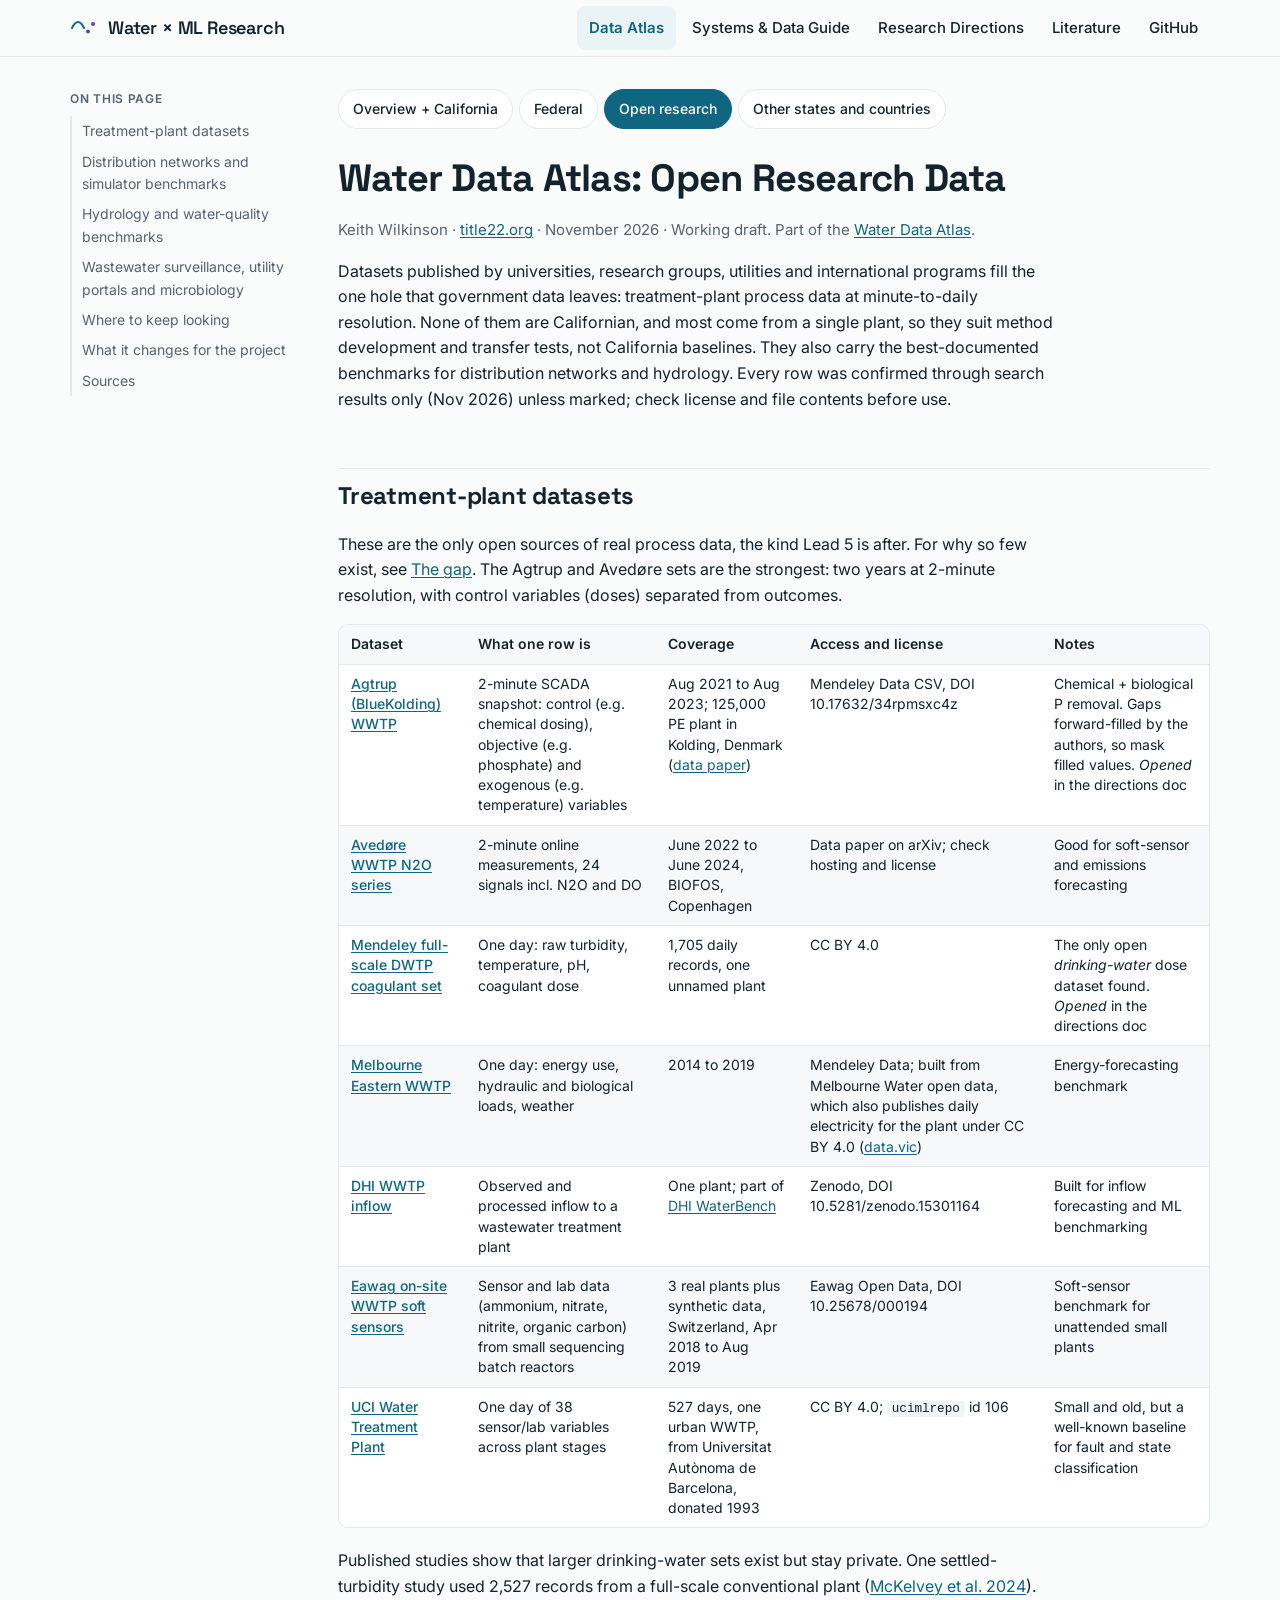
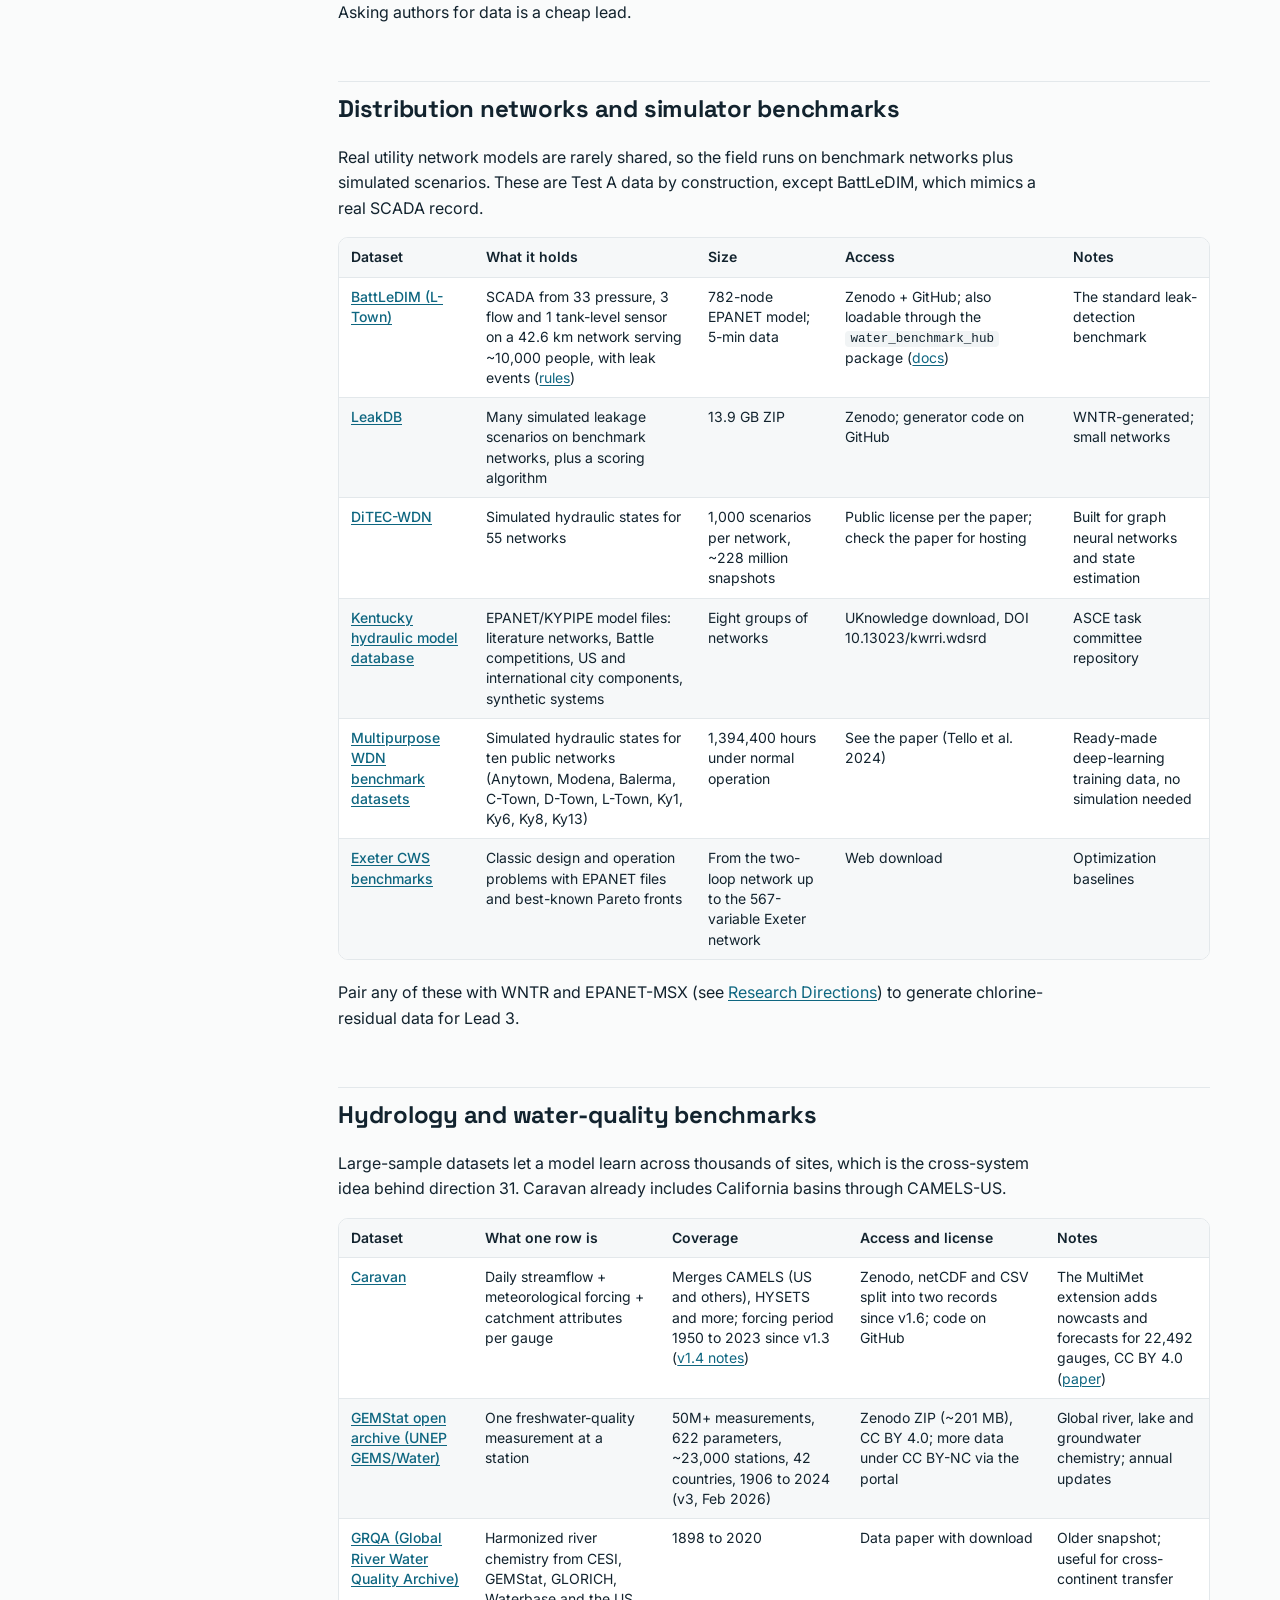
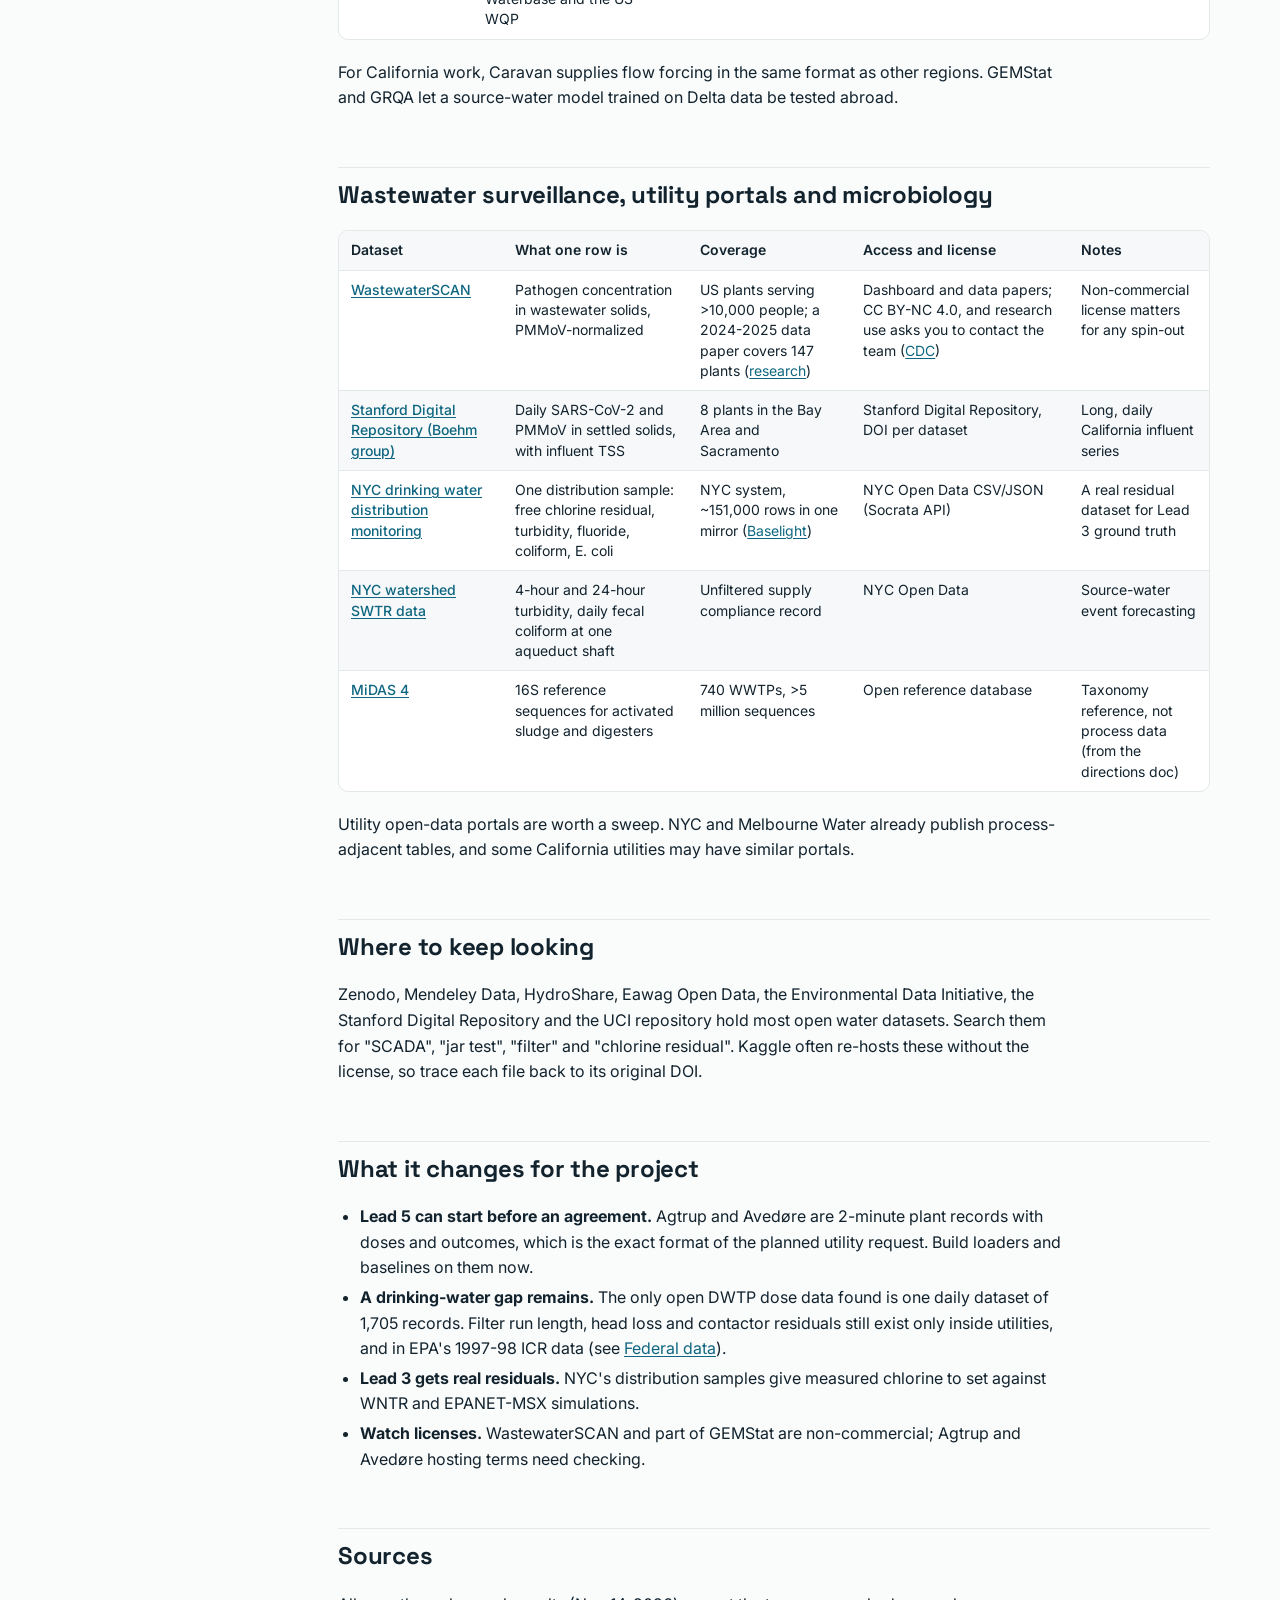
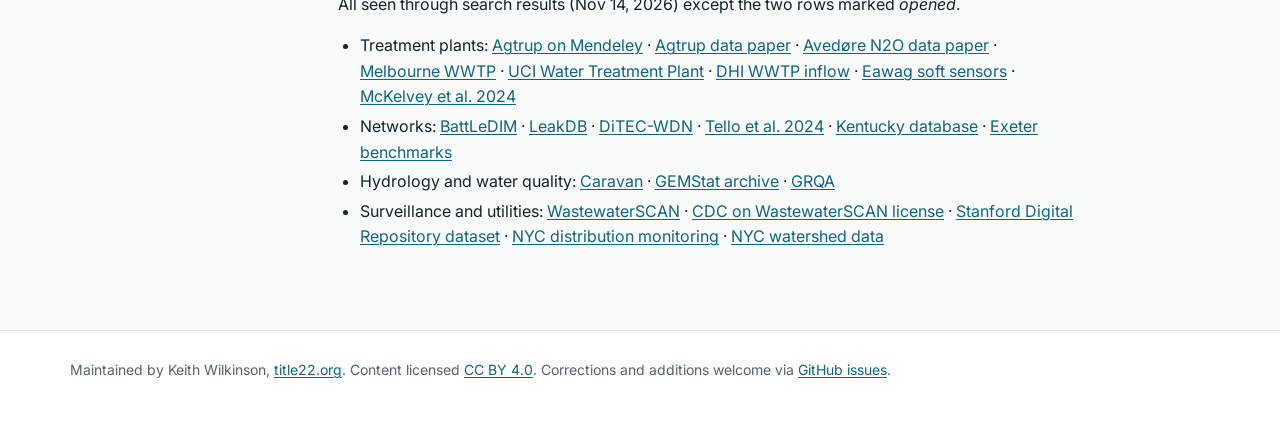
<file: data-atlas-open.html>
<!doctype html>
<html lang="en">
<head>
<meta charset="utf-8">
<meta name="viewport" content="width=device-width, initial-scale=1">
<title>Water Data Atlas: Open Research Data</title>
<meta name="description" content="Datasets published by universities, research groups, utilities and international programs fill the one hole that government data leaves: treatment-plant process data at minute-to-daily resolution. Non">
<link rel="preconnect" href="https://fonts.googleapis.com">
<link rel="preconnect" href="https://fonts.gstatic.com" crossorigin>
<link rel="stylesheet" href="https://fonts.googleapis.com/css2?family=Inter:wght@400;500;600&family=Space+Grotesk:wght@500;600&display=swap">
<link rel="stylesheet" href="assets/site.css">
</head>
<body>
<header class="site-header">
  <div class="wrap header-row">
    <a class="brand" href="index.html"><svg width="28" height="28" viewBox="0 0 28 28" aria-hidden="true"><path d="M2 14 C6 6, 10 6, 14 14" fill="none" stroke="var(--water)" stroke-width="2" stroke-linecap="round"/><circle cx="18" cy="17.5" r="2" fill="var(--ml)"/><circle cx="23" cy="10" r="2" fill="var(--ml)"/></svg><span>Water × ML Research</span></a>
    <nav class="nav" aria-label="Main"><a href="data-atlas.html" class="active" aria-current="page">Data Atlas</a><a href="water-data-guide.html">Systems & Data Guide</a><a href="research-directions.html">Research Directions</a><a href="literature.html">Literature</a><a href="https://github.com/boxwrench/water-ml-research">GitHub</a></nav>
  </div>
</header>
<div class="wrap layout">
<aside class="toc"><div class="toc-inner"><div class="toc-title">On this page</div><div class="toc">
<ul>
<li><a href="#water-data-atlas-open-research-data">Water Data Atlas: Open Research Data</a><ul>
<li><a href="#treatment-plant-datasets">Treatment-plant datasets</a></li>
<li><a href="#distribution-networks-and-simulator-benchmarks">Distribution networks and simulator benchmarks</a></li>
<li><a href="#hydrology-and-water-quality-benchmarks">Hydrology and water-quality benchmarks</a></li>
<li><a href="#wastewater-surveillance-utility-portals-and-microbiology">Wastewater surveillance, utility portals and microbiology</a></li>
<li><a href="#where-to-keep-looking">Where to keep looking</a></li>
<li><a href="#what-it-changes-for-the-project">What it changes for the project</a></li>
<li><a href="#sources">Sources</a></li>
</ul>
</li>
</ul>
</div>
</div></aside>
<main class="content">
<nav class="atlas-tabs" aria-label="Data Atlas sections"><a href="data-atlas.html">Overview + California</a><a href="data-atlas-federal.html">Federal</a><a href="data-atlas-open.html" class="active" aria-current="page">Open research</a><a href="data-atlas-international.html">Other states and countries</a></nav>
<h1 id="water-data-atlas-open-research-data">Water Data Atlas: Open Research Data</h1>
<p><em>Keith Wilkinson · <a href="https://title22.org" target="_blank" rel="noopener">title22.org</a> · November 2026 · Working draft. Part of the <a href="data-atlas.html">Water Data Atlas</a>.</em></p>
<p>Datasets published by universities, research groups, utilities and international programs fill the one hole that government data leaves: treatment-plant process data at minute-to-daily resolution. None of them are Californian, and most come from a single plant, so they suit method development and transfer tests, not California baselines. They also carry the best-documented benchmarks for distribution networks and hydrology. Every row was confirmed through search results only (Nov 2026) unless marked; check license and file contents before use.</p>
<h2 id="treatment-plant-datasets">Treatment-plant datasets</h2>
<p>These are the only open sources of real process data, the kind Lead 5 is after. For why so few exist, see <a href="data-atlas.html#the-gap">The gap</a>. The Agtrup and Avedøre sets are the strongest: two years at 2-minute resolution, with control variables (doses) separated from outcomes.</p>
<div class="table-wrap"><table>
<thead>
<tr>
<th>Dataset</th>
<th>What one row is</th>
<th>Coverage</th>
<th>Access and license</th>
<th>Notes</th>
</tr>
</thead>
<tbody>
<tr>
<td><a href="https://data.mendeley.com/datasets/34rpmsxc4z" target="_blank" rel="noopener">Agtrup (BlueKolding) WWTP</a></td>
<td>2-minute SCADA snapshot: control (e.g. chemical dosing), objective (e.g. phosphate) and exogenous (e.g. temperature) variables</td>
<td>Aug 2021 to Aug 2023; 125,000 PE plant in Kolding, Denmark (<a href="https://arxiv.org/html/2407.05346v1" target="_blank" rel="noopener">data paper</a>)</td>
<td>Mendeley Data CSV, DOI 10.17632/34rpmsxc4z</td>
<td>Chemical + biological P removal. Gaps forward-filled by the authors, so mask filled values. <em>Opened</em> in the directions doc</td>
</tr>
<tr>
<td><a href="https://arxiv.org/html/2407.05959v1" target="_blank" rel="noopener">Avedøre WWTP N2O series</a></td>
<td>2-minute online measurements, 24 signals incl. N2O and DO</td>
<td>June 2022 to June 2024, BIOFOS, Copenhagen</td>
<td>Data paper on arXiv; check hosting and license</td>
<td>Good for soft-sensor and emissions forecasting</td>
</tr>
<tr>
<td><a href="https://data.mendeley.com/datasets/bjcs3rsfph/1" target="_blank" rel="noopener">Mendeley full-scale DWTP coagulant set</a></td>
<td>One day: raw turbidity, temperature, pH, coagulant dose</td>
<td>1,705 daily records, one unnamed plant</td>
<td>CC BY 4.0</td>
<td>The only open <em>drinking-water</em> dose dataset found. <em>Opened</em> in the directions doc</td>
</tr>
<tr>
<td><a href="https://data.mendeley.com/datasets/pprkvz3vbd/1" target="_blank" rel="noopener">Melbourne Eastern WWTP</a></td>
<td>One day: energy use, hydraulic and biological loads, weather</td>
<td>2014 to 2019</td>
<td>Mendeley Data; built from Melbourne Water open data, which also publishes daily electricity for the plant under CC BY 4.0 (<a href="https://discover.data.vic.gov.au/en_AU/dataset/melbourne-wastewater-treatment-east-daily-grid-electricity-consumption/resource/2ffbe287-4ddc-489e-8309-a19dc4d5032e" target="_blank" rel="noopener">data.vic</a>)</td>
<td>Energy-forecasting benchmark</td>
</tr>
<tr>
<td><a href="https://doi.org/10.5281/zenodo.15301164" target="_blank" rel="noopener">DHI WWTP inflow</a></td>
<td>Observed and processed inflow to a wastewater treatment plant</td>
<td>One plant; part of <a href="https://dhi.github.io/WaterBench/" target="_blank" rel="noopener">DHI WaterBench</a></td>
<td>Zenodo, DOI 10.5281/zenodo.15301164</td>
<td>Built for inflow forecasting and ML benchmarking</td>
</tr>
<tr>
<td><a href="https://opendata.eawag.ch/dataset/data-for-benchmarking-soft-sensors-for-remote-monitoring-of-on-site-wastewater-treatment-plants" target="_blank" rel="noopener">Eawag on-site WWTP soft sensors</a></td>
<td>Sensor and lab data (ammonium, nitrate, nitrite, organic carbon) from small sequencing batch reactors</td>
<td>3 real plants plus synthetic data, Switzerland, Apr 2018 to Aug 2019</td>
<td>Eawag Open Data, DOI 10.25678/000194</td>
<td>Soft-sensor benchmark for unattended small plants</td>
</tr>
<tr>
<td><a href="https://archive.ics.uci.edu/dataset/106/water+treatment+plant" target="_blank" rel="noopener">UCI Water Treatment Plant</a></td>
<td>One day of 38 sensor/lab variables across plant stages</td>
<td>527 days, one urban WWTP, from Universitat Autònoma de Barcelona, donated 1993</td>
<td>CC BY 4.0; <code>ucimlrepo</code> id 106</td>
<td>Small and old, but a well-known baseline for fault and state classification</td>
</tr>
</tbody>
</table></div>
<p>Published studies show that larger drinking-water sets exist but stay private. One settled-turbidity study used 2,527 records from a full-scale conventional plant (<a href="https://www.frontiersin.org/journals/environmental-engineering/articles/10.3389/fenve.2024.1401180/pdf" target="_blank" rel="noopener">McKelvey et al. 2024</a>). Asking authors for data is a cheap lead.</p>
<h2 id="distribution-networks-and-simulator-benchmarks">Distribution networks and simulator benchmarks</h2>
<p>Real utility network models are rarely shared, so the field runs on benchmark networks plus simulated scenarios. These are Test A data by construction, except BattLeDIM, which mimics a real SCADA record.</p>
<div class="table-wrap"><table>
<thead>
<tr>
<th>Dataset</th>
<th>What it holds</th>
<th>Size</th>
<th>Access</th>
<th>Notes</th>
</tr>
</thead>
<tbody>
<tr>
<td><a href="https://zenodo.org/record/4017658" target="_blank" rel="noopener">BattLeDIM (L-Town)</a></td>
<td>SCADA from 33 pressure, 3 flow and 1 tank-level sensor on a 42.6 km network serving ~10,000 people, with leak events (<a href="https://battledim.ucy.ac.cy/wp-content/uploads/2020/01/BattLeDIM_Problem_Description_and_Rules-v1.3.pdf" target="_blank" rel="noopener">rules</a>)</td>
<td>782-node EPANET model; 5-min data</td>
<td>Zenodo + GitHub; also loadable through the <code>water_benchmark_hub</code> package (<a href="https://waterbenchmarkhub.readthedocs.io/en/dev/water_benchmark_hub.battledim.html" target="_blank" rel="noopener">docs</a>)</td>
<td>The standard leak-detection benchmark</td>
</tr>
<tr>
<td><a href="https://zenodo.org/records/13985057" target="_blank" rel="noopener">LeakDB</a></td>
<td>Many simulated leakage scenarios on benchmark networks, plus a scoring algorithm</td>
<td>13.9 GB ZIP</td>
<td>Zenodo; generator code on GitHub</td>
<td>WNTR-generated; small networks</td>
</tr>
<tr>
<td><a href="https://arxiv.org/html/2503.17167v1" target="_blank" rel="noopener">DiTEC-WDN</a></td>
<td>Simulated hydraulic states for 55 networks</td>
<td>1,000 scenarios per network, ~228 million snapshots</td>
<td>Public license per the paper; check the paper for hosting</td>
<td>Built for graph neural networks and state estimation</td>
</tr>
<tr>
<td><a href="https://uknowledge.uky.edu/wdsrd/wdsrd_description.pdf" target="_blank" rel="noopener">Kentucky hydraulic model database</a></td>
<td>EPANET/KYPIPE model files: literature networks, Battle competitions, US and international city components, synthetic systems</td>
<td>Eight groups of networks</td>
<td>UKnowledge download, DOI 10.13023/kwrri.wdsrd</td>
<td>ASCE task committee repository</td>
</tr>
<tr>
<td><a href="https://arxiv.org/abs/2404.15386" target="_blank" rel="noopener">Multipurpose WDN benchmark datasets</a></td>
<td>Simulated hydraulic states for ten public networks (Anytown, Modena, Balerma, C-Town, D-Town, L-Town, Ky1, Ky6, Ky8, Ky13)</td>
<td>1,394,400 hours under normal operation</td>
<td>See the paper (Tello et al. 2024)</td>
<td>Ready-made deep-learning training data, no simulation needed</td>
</tr>
<tr>
<td><a href="https://exeter.ac.uk/research/centres/cws/resources/benchmarks" target="_blank" rel="noopener">Exeter CWS benchmarks</a></td>
<td>Classic design and operation problems with EPANET files and best-known Pareto fronts</td>
<td>From the two-loop network up to the 567-variable Exeter network</td>
<td>Web download</td>
<td>Optimization baselines</td>
</tr>
</tbody>
</table></div>
<p>Pair any of these with WNTR and EPANET-MSX (see <a href="research-directions.html">Research Directions</a>) to generate chlorine-residual data for Lead 3.</p>
<h2 id="hydrology-and-water-quality-benchmarks">Hydrology and water-quality benchmarks</h2>
<p>Large-sample datasets let a model learn across thousands of sites, which is the cross-system idea behind direction 31. Caravan already includes California basins through CAMELS-US.</p>
<div class="table-wrap"><table>
<thead>
<tr>
<th>Dataset</th>
<th>What one row is</th>
<th>Coverage</th>
<th>Access and license</th>
<th>Notes</th>
</tr>
</thead>
<tbody>
<tr>
<td><a href="https://zenodo.org/records/15529786" target="_blank" rel="noopener">Caravan</a></td>
<td>Daily streamflow + meteorological forcing + catchment attributes per gauge</td>
<td>Merges CAMELS (US and others), HYSETS and more; forcing period 1950 to 2023 since v1.3 (<a href="https://zenodo.org/records/10968468" target="_blank" rel="noopener">v1.4 notes</a>)</td>
<td>Zenodo, netCDF and CSV split into two records since v1.6; code on GitHub</td>
<td>The MultiMet extension adds nowcasts and forecasts for 22,492 gauges, CC BY 4.0 (<a href="https://zenodo.org/records/14196771/files/caravan_multimet_paper.pdf" target="_blank" rel="noopener">paper</a>)</td>
</tr>
<tr>
<td><a href="https://zenodo.org/records/18459694" target="_blank" rel="noopener">GEMStat open archive (UNEP GEMS/Water)</a></td>
<td>One freshwater-quality measurement at a station</td>
<td>50M+ measurements, 622 parameters, ~23,000 stations, 42 countries, 1906 to 2024 (v3, Feb 2026)</td>
<td>Zenodo ZIP (~201 MB), CC BY 4.0; more data under CC BY-NC via the portal</td>
<td>Global river, lake and groundwater chemistry; annual updates</td>
</tr>
<tr>
<td><a href="https://essd.copernicus.org/preprints/essd-2021-51/essd-2021-51.pdf" target="_blank" rel="noopener">GRQA (Global River Water Quality Archive)</a></td>
<td>Harmonized river chemistry from CESI, GEMStat, GLORICH, Waterbase and the US WQP</td>
<td>1898 to 2020</td>
<td>Data paper with download</td>
<td>Older snapshot; useful for cross-continent transfer</td>
</tr>
</tbody>
</table></div>
<p>For California work, Caravan supplies flow forcing in the same format as other regions. GEMStat and GRQA let a source-water model trained on Delta data be tested abroad.</p>
<h2 id="wastewater-surveillance-utility-portals-and-microbiology">Wastewater surveillance, utility portals and microbiology</h2>
<div class="table-wrap"><table>
<thead>
<tr>
<th>Dataset</th>
<th>What one row is</th>
<th>Coverage</th>
<th>Access and license</th>
<th>Notes</th>
</tr>
</thead>
<tbody>
<tr>
<td><a href="https://data.wastewaterscan.org/about" target="_blank" rel="noopener">WastewaterSCAN</a></td>
<td>Pathogen concentration in wastewater solids, PMMoV-normalized</td>
<td>US plants serving &gt;10,000 people; a 2024-2025 data paper covers 147 plants (<a href="https://www.wastewaterscan.org/research" target="_blank" rel="noopener">research</a>)</td>
<td>Dashboard and data papers; CC BY-NC 4.0, and research use asks you to contact the team (<a href="https://www.cdc.gov/wastewater/about/" target="_blank" rel="noopener">CDC</a>)</td>
<td>Non-commercial license matters for any spin-out</td>
</tr>
<tr>
<td><a href="https://purl.stanford.edu/bx987vn9177" target="_blank" rel="noopener">Stanford Digital Repository (Boehm group)</a></td>
<td>Daily SARS-CoV-2 and PMMoV in settled solids, with influent TSS</td>
<td>8 plants in the Bay Area and Sacramento</td>
<td>Stanford Digital Repository, DOI per dataset</td>
<td>Long, daily California influent series</td>
</tr>
<tr>
<td><a href="https://catalog.data.gov/dataset/drinking-water-quality-distribution-monitoring-data" target="_blank" rel="noopener">NYC drinking water distribution monitoring</a></td>
<td>One distribution sample: free chlorine residual, turbidity, fluoride, coliform, E. coli</td>
<td>NYC system, ~151,000 rows in one mirror (<a href="https://baselight.app/u/usgov/dataset/city_of_new_york_drinking_water_quality_distribution_m_f2dd9e00" target="_blank" rel="noopener">Baselight</a>)</td>
<td>NYC Open Data CSV/JSON (Socrata API)</td>
<td>A real residual dataset for Lead 3 ground truth</td>
</tr>
<tr>
<td><a href="https://catalog-beta.data.gov/dataset/watershed-water-quality-data" target="_blank" rel="noopener">NYC watershed SWTR data</a></td>
<td>4-hour and 24-hour turbidity, daily fecal coliform at one aqueduct shaft</td>
<td>Unfiltered supply compliance record</td>
<td>NYC Open Data</td>
<td>Source-water event forecasting</td>
</tr>
<tr>
<td><a href="https://www.ncbi.nlm.nih.gov/pmc/articles/PMC8989995/" target="_blank" rel="noopener">MiDAS 4</a></td>
<td>16S reference sequences for activated sludge and digesters</td>
<td>740 WWTPs, &gt;5 million sequences</td>
<td>Open reference database</td>
<td>Taxonomy reference, not process data (from the directions doc)</td>
</tr>
</tbody>
</table></div>
<p>Utility open-data portals are worth a sweep. NYC and Melbourne Water already publish process-adjacent tables, and some California utilities may have similar portals.</p>
<h2 id="where-to-keep-looking">Where to keep looking</h2>
<p>Zenodo, Mendeley Data, HydroShare, Eawag Open Data, the Environmental Data Initiative, the Stanford Digital Repository and the UCI repository hold most open water datasets. Search them for "SCADA", "jar test", "filter" and "chlorine residual". Kaggle often re-hosts these without the license, so trace each file back to its original DOI.</p>
<h2 id="what-it-changes-for-the-project">What it changes for the project</h2>
<ul>
<li><strong>Lead 5 can start before an agreement.</strong> Agtrup and Avedøre are 2-minute plant records with doses and outcomes, which is the exact format of the planned utility request. Build loaders and baselines on them now.</li>
<li><strong>A drinking-water gap remains.</strong> The only open DWTP dose data found is one daily dataset of 1,705 records. Filter run length, head loss and contactor residuals still exist only inside utilities, and in EPA's 1997-98 ICR data (see <a href="data-atlas-federal.html">Federal data</a>).</li>
<li><strong>Lead 3 gets real residuals.</strong> NYC's distribution samples give measured chlorine to set against WNTR and EPANET-MSX simulations.</li>
<li><strong>Watch licenses.</strong> WastewaterSCAN and part of GEMStat are non-commercial; Agtrup and Avedøre hosting terms need checking.</li>
</ul>
<h2 id="sources">Sources</h2>
<p>All seen through search results (Nov 14, 2026) except the two rows marked <em>opened</em>.</p>
<ul>
<li>Treatment plants: <a href="https://data.mendeley.com/datasets/34rpmsxc4z" target="_blank" rel="noopener">Agtrup on Mendeley</a> · <a href="https://arxiv.org/html/2407.05346v1" target="_blank" rel="noopener">Agtrup data paper</a> · <a href="https://arxiv.org/html/2407.05959v1" target="_blank" rel="noopener">Avedøre N2O data paper</a> · <a href="https://data.mendeley.com/datasets/pprkvz3vbd/1" target="_blank" rel="noopener">Melbourne WWTP</a> · <a href="https://archive.ics.uci.edu/dataset/106/water+treatment+plant" target="_blank" rel="noopener">UCI Water Treatment Plant</a> · <a href="https://doi.org/10.5281/zenodo.15301164" target="_blank" rel="noopener">DHI WWTP inflow</a> · <a href="https://opendata.eawag.ch/dataset/data-for-benchmarking-soft-sensors-for-remote-monitoring-of-on-site-wastewater-treatment-plants" target="_blank" rel="noopener">Eawag soft sensors</a> · <a href="https://www.frontiersin.org/journals/environmental-engineering/articles/10.3389/fenve.2024.1401180/pdf" target="_blank" rel="noopener">McKelvey et al. 2024</a></li>
<li>Networks: <a href="https://zenodo.org/record/4017658" target="_blank" rel="noopener">BattLeDIM</a> · <a href="https://zenodo.org/records/13985057" target="_blank" rel="noopener">LeakDB</a> · <a href="https://arxiv.org/html/2503.17167v1" target="_blank" rel="noopener">DiTEC-WDN</a> · <a href="https://arxiv.org/abs/2404.15386" target="_blank" rel="noopener">Tello et al. 2024</a> · <a href="https://uknowledge.uky.edu/wdsrd/wdsrd_description.pdf" target="_blank" rel="noopener">Kentucky database</a> · <a href="https://exeter.ac.uk/research/centres/cws/resources/benchmarks" target="_blank" rel="noopener">Exeter benchmarks</a></li>
<li>Hydrology and water quality: <a href="https://zenodo.org/records/15529786" target="_blank" rel="noopener">Caravan</a> · <a href="https://zenodo.org/records/18459694" target="_blank" rel="noopener">GEMStat archive</a> · <a href="https://essd.copernicus.org/preprints/essd-2021-51/essd-2021-51.pdf" target="_blank" rel="noopener">GRQA</a></li>
<li>Surveillance and utilities: <a href="https://data.wastewaterscan.org/about" target="_blank" rel="noopener">WastewaterSCAN</a> · <a href="https://www.cdc.gov/wastewater/about/" target="_blank" rel="noopener">CDC on WastewaterSCAN license</a> · <a href="https://purl.stanford.edu/bx987vn9177" target="_blank" rel="noopener">Stanford Digital Repository dataset</a> · <a href="https://catalog.data.gov/dataset/drinking-water-quality-distribution-monitoring-data" target="_blank" rel="noopener">NYC distribution monitoring</a> · <a href="https://catalog-beta.data.gov/dataset/watershed-water-quality-data" target="_blank" rel="noopener">NYC watershed data</a></li>
</ul>
</main>
</div>
<footer class="site-footer">
  <div class="wrap">
    Maintained by Keith Wilkinson, <a href="https://title22.org">title22.org</a>.
    Content licensed <a href="https://creativecommons.org/licenses/by/4.0/">CC BY 4.0</a>.
    Corrections and additions welcome via <a href="https://github.com/boxwrench/water-ml-research/issues">GitHub issues</a>.
  </div>
</footer>
</body>
</html>
</file>
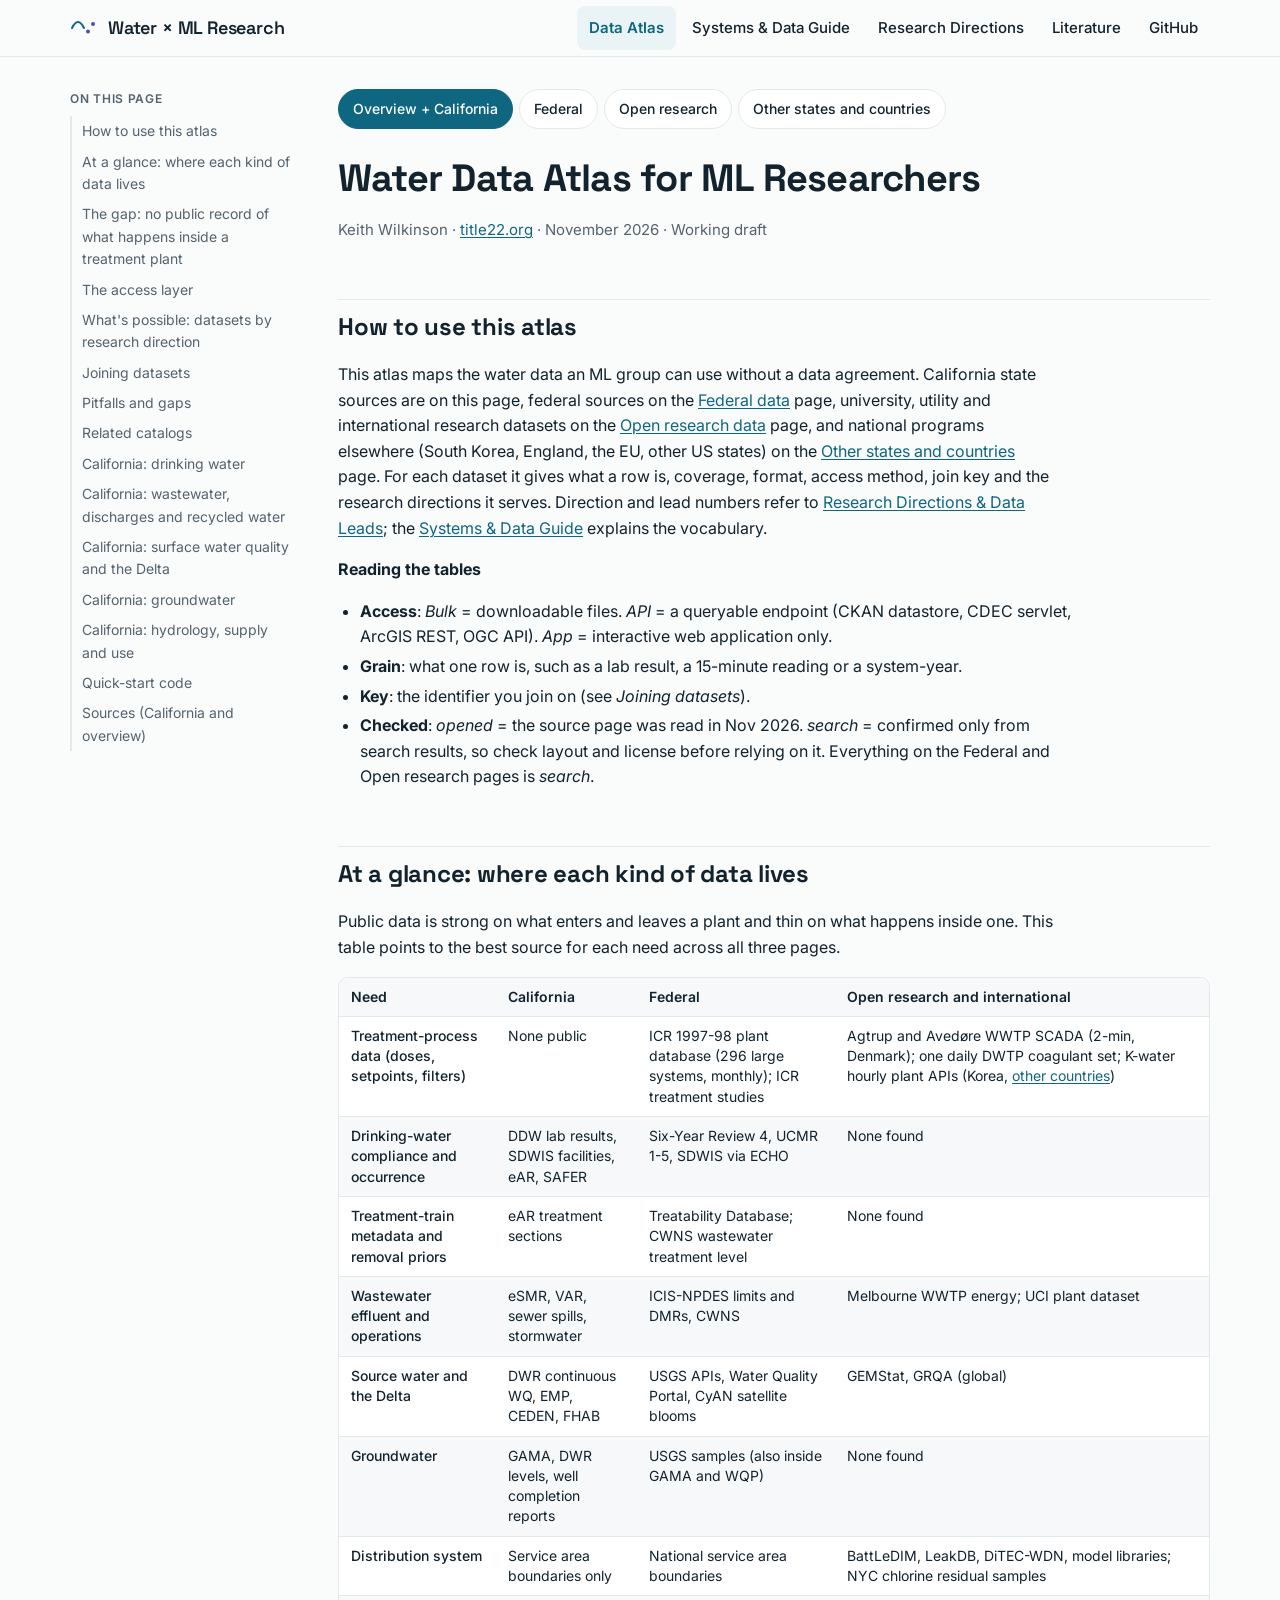
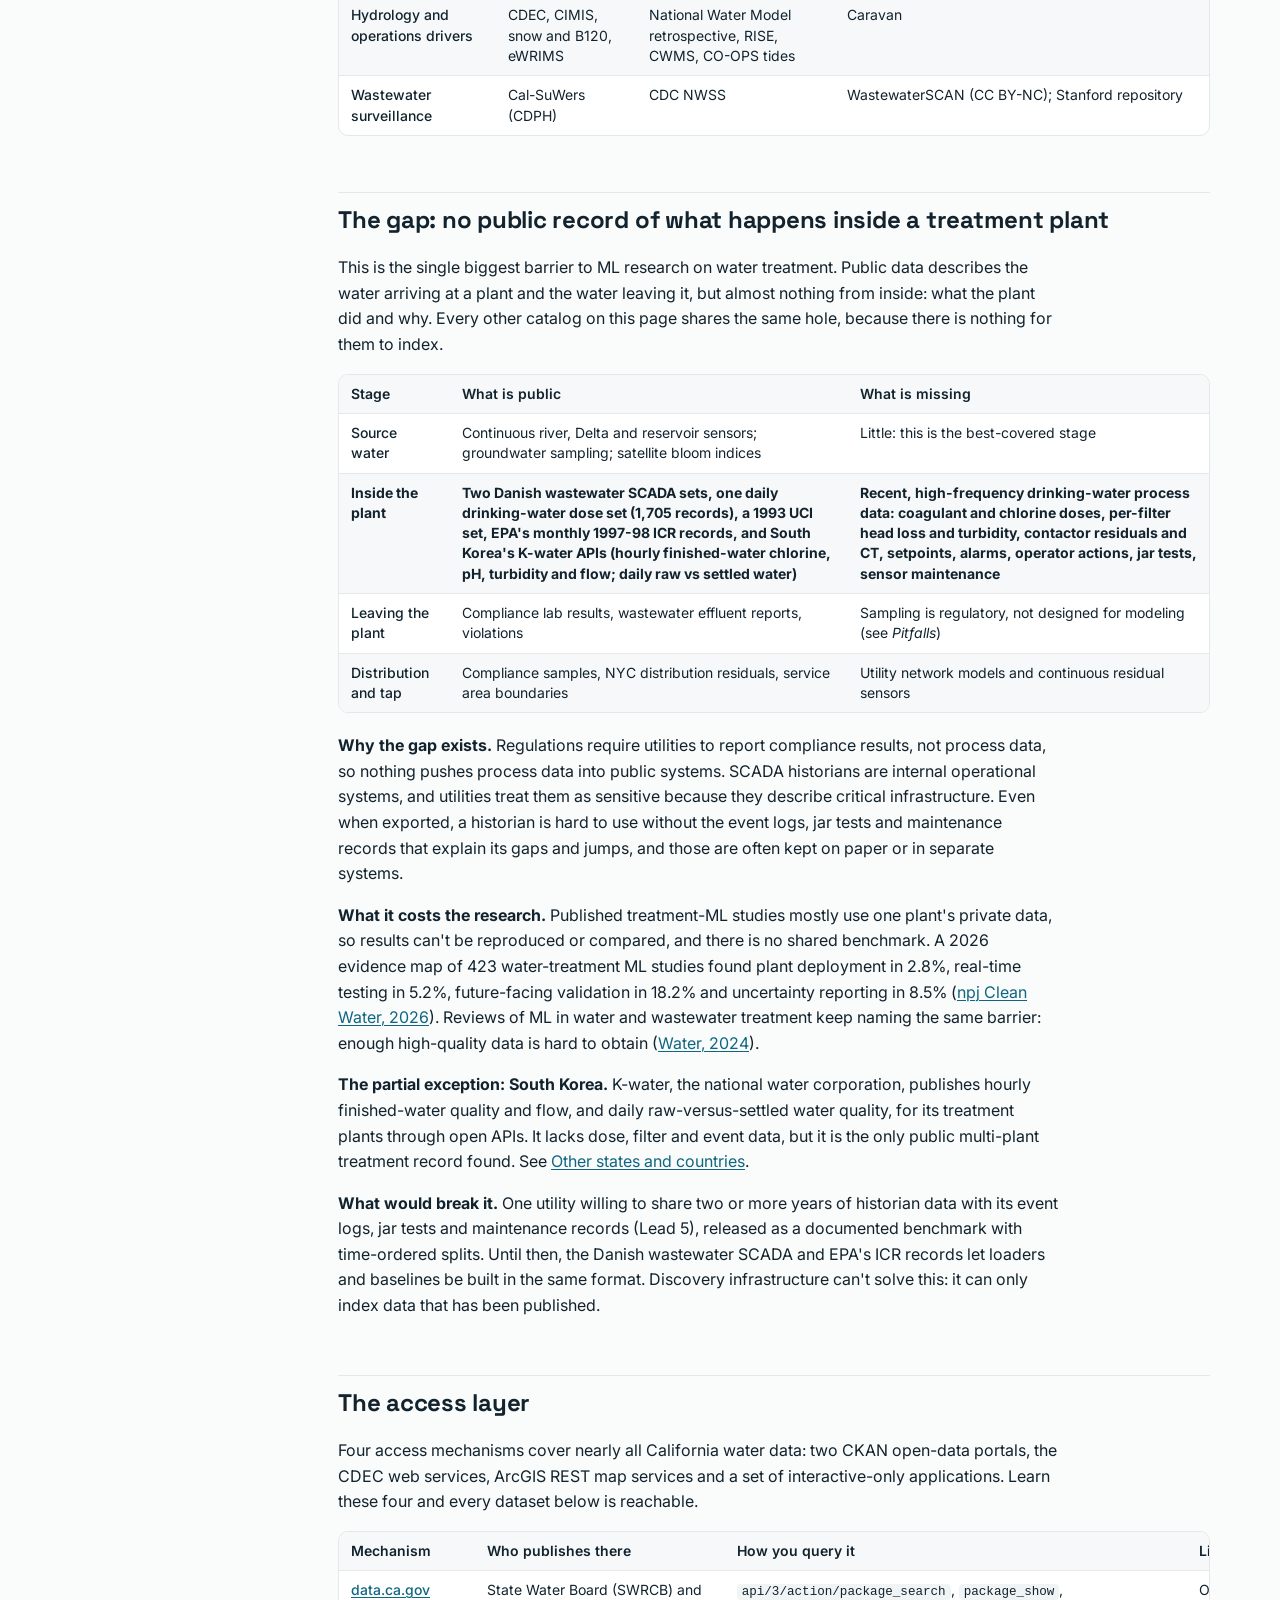
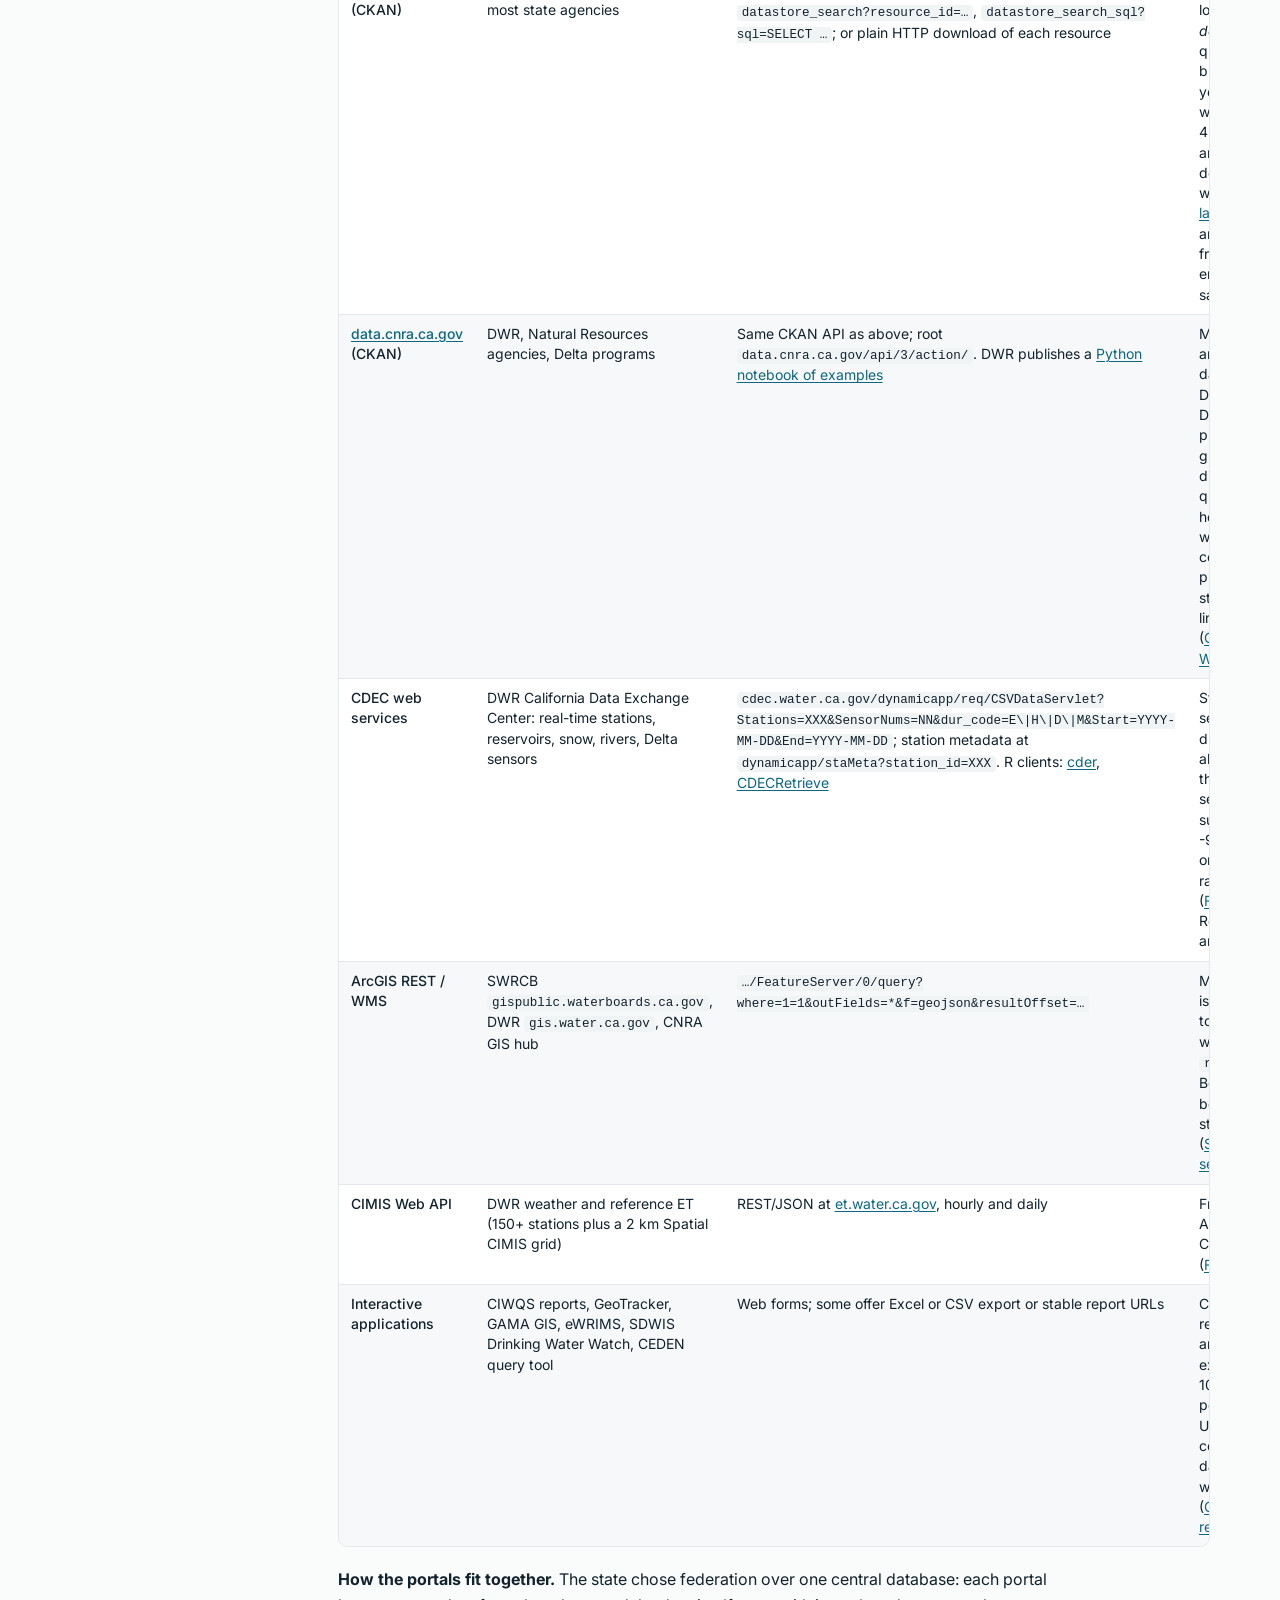
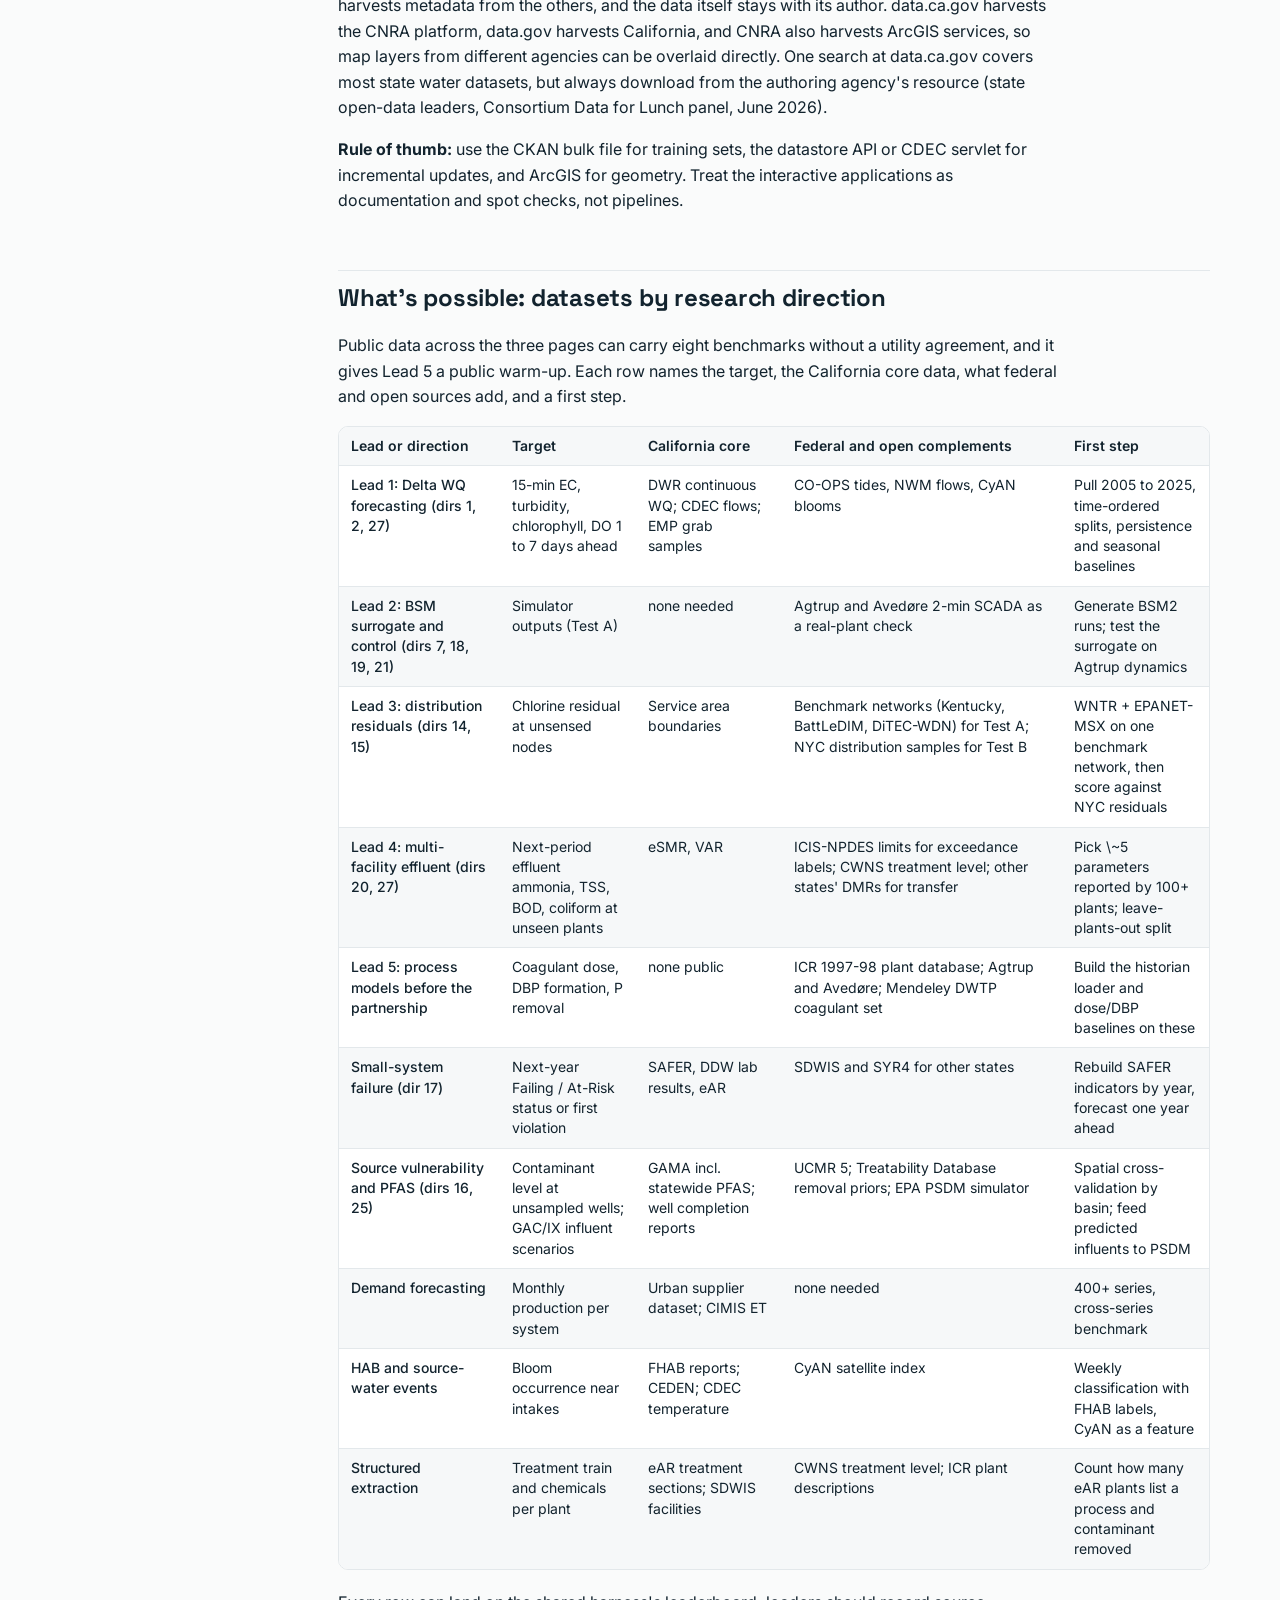
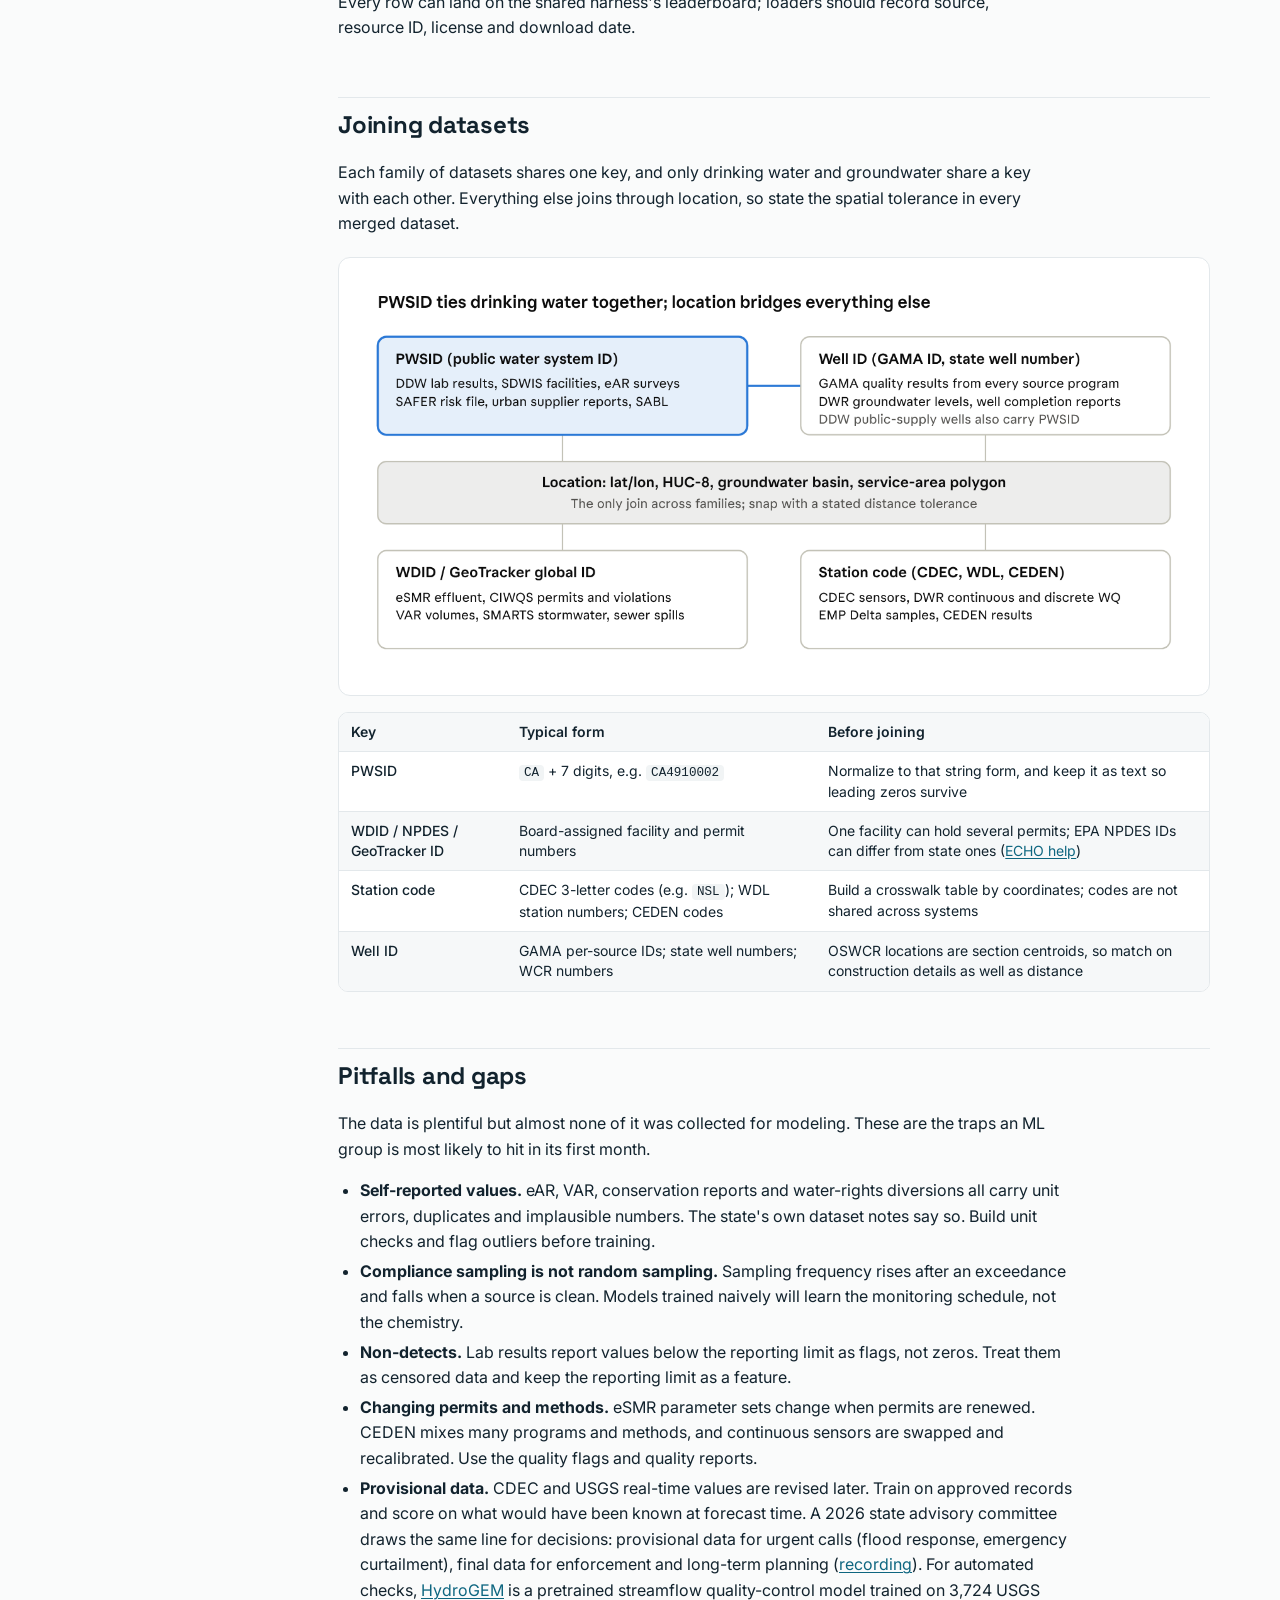
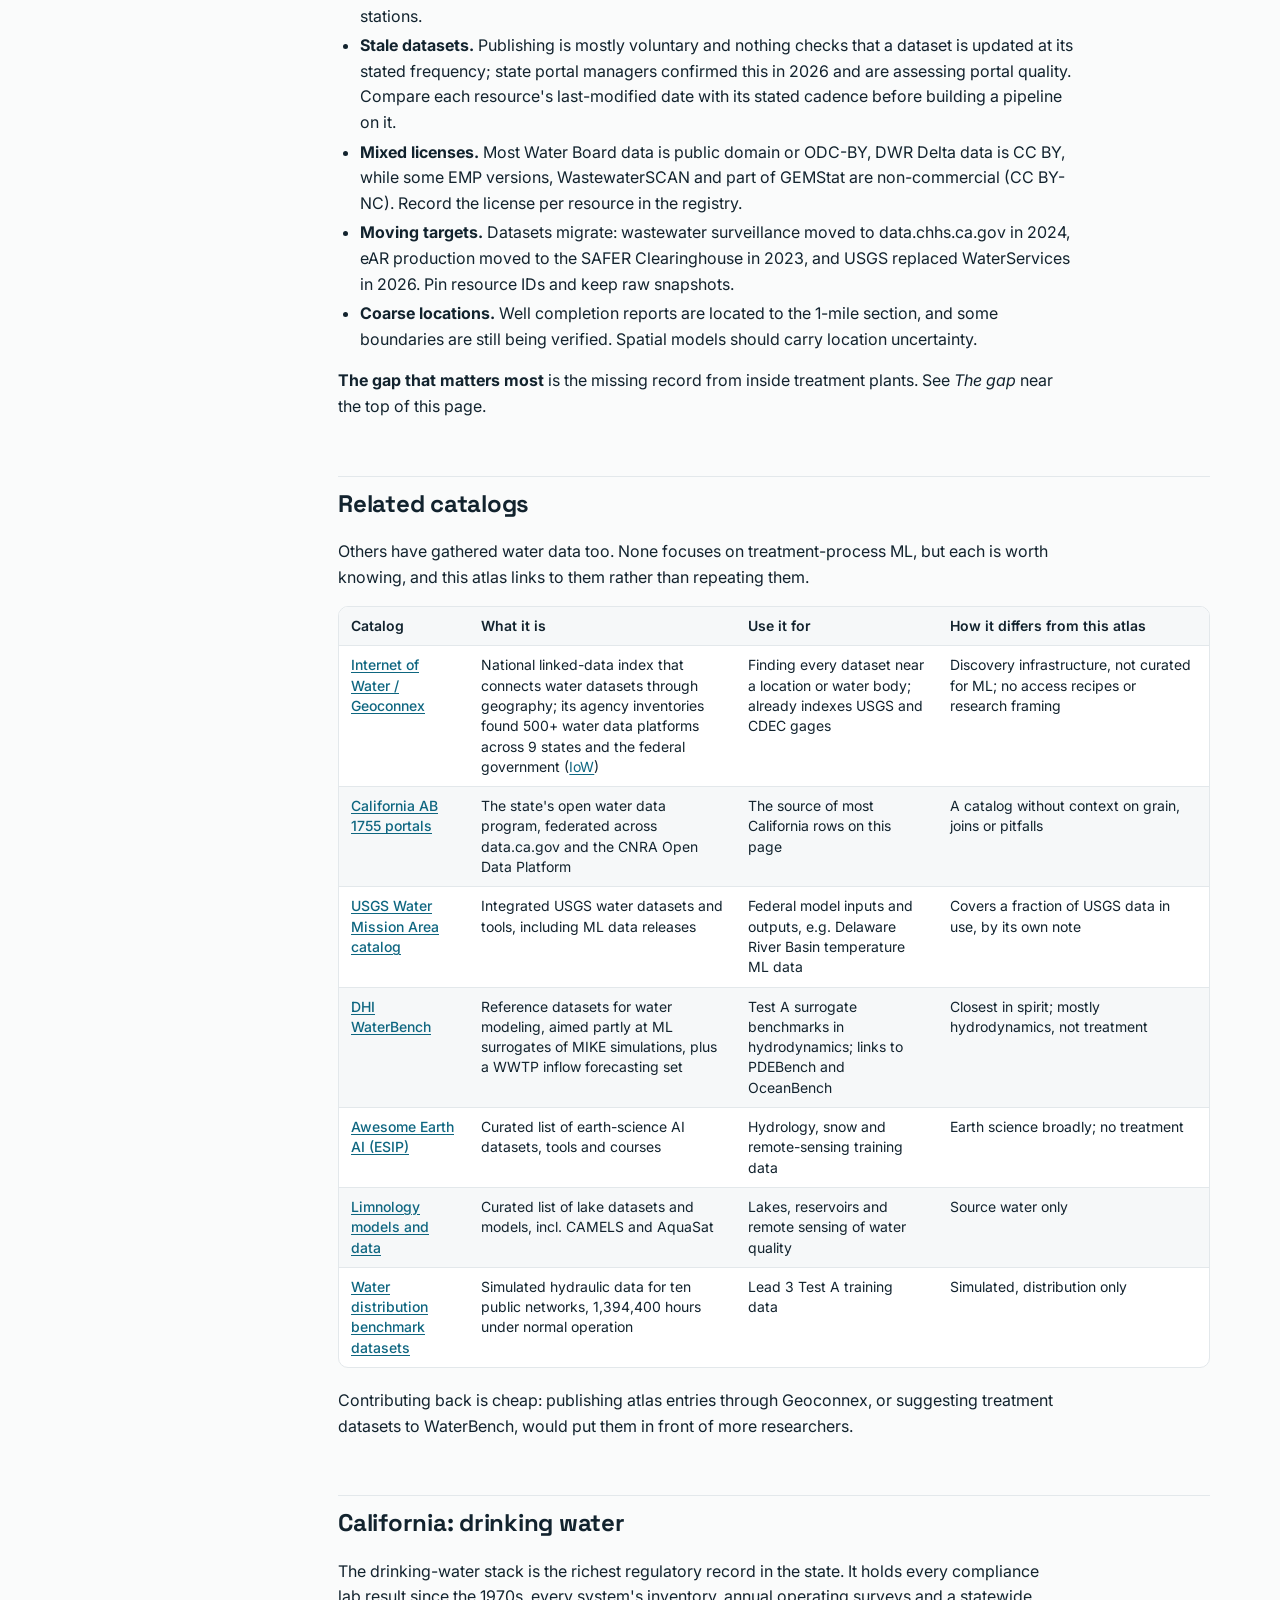
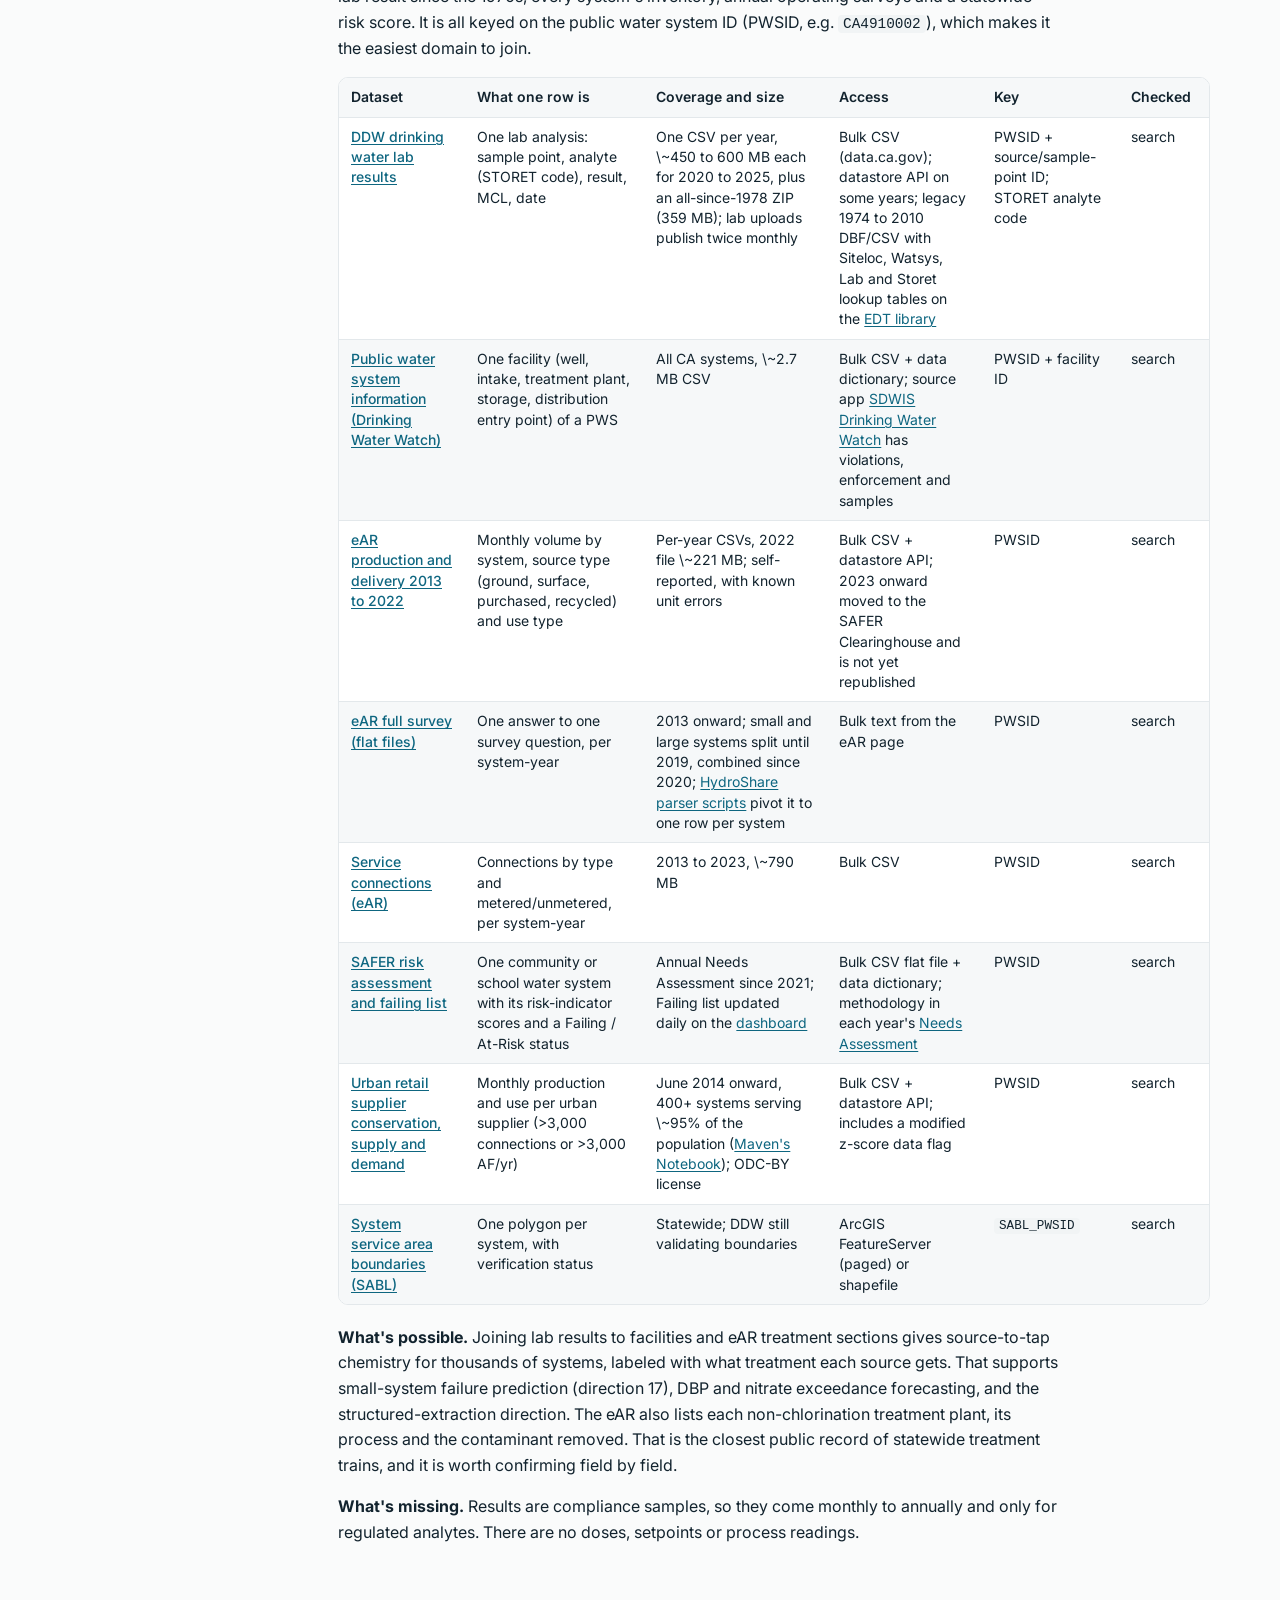
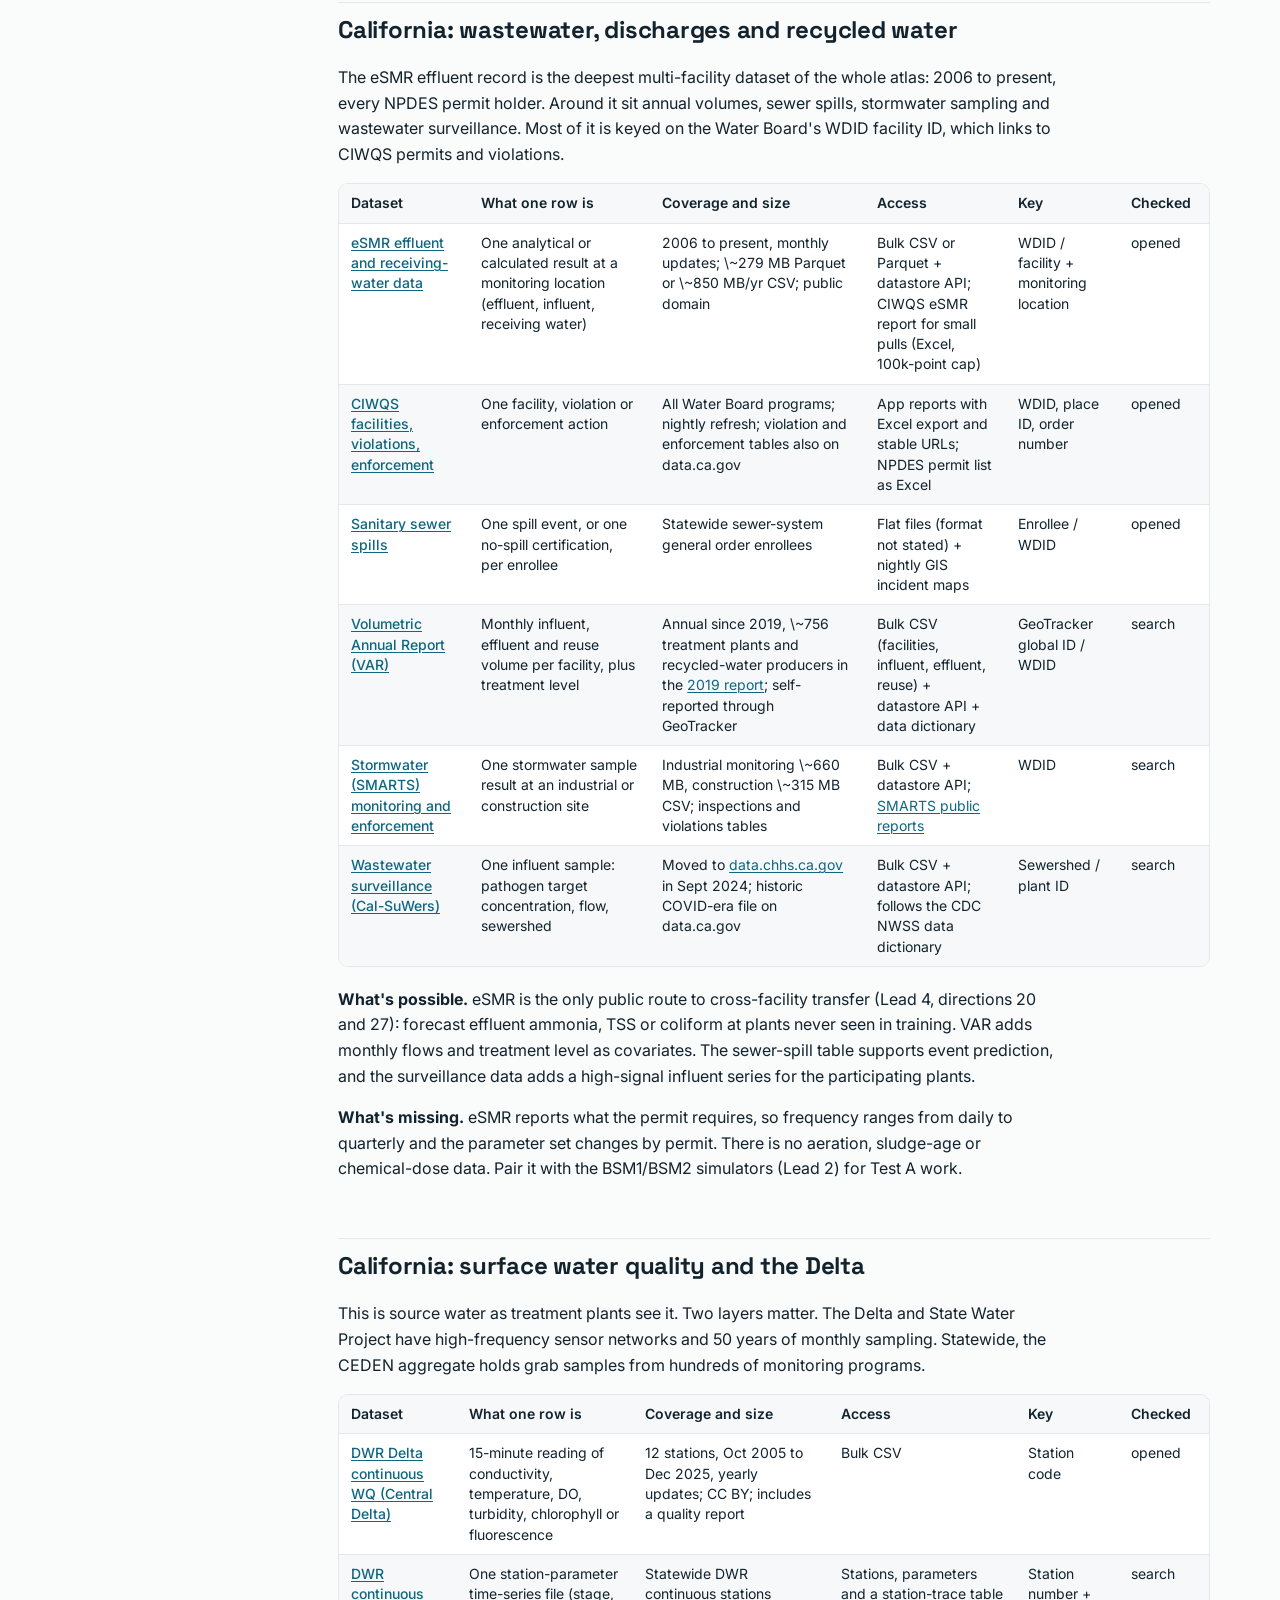
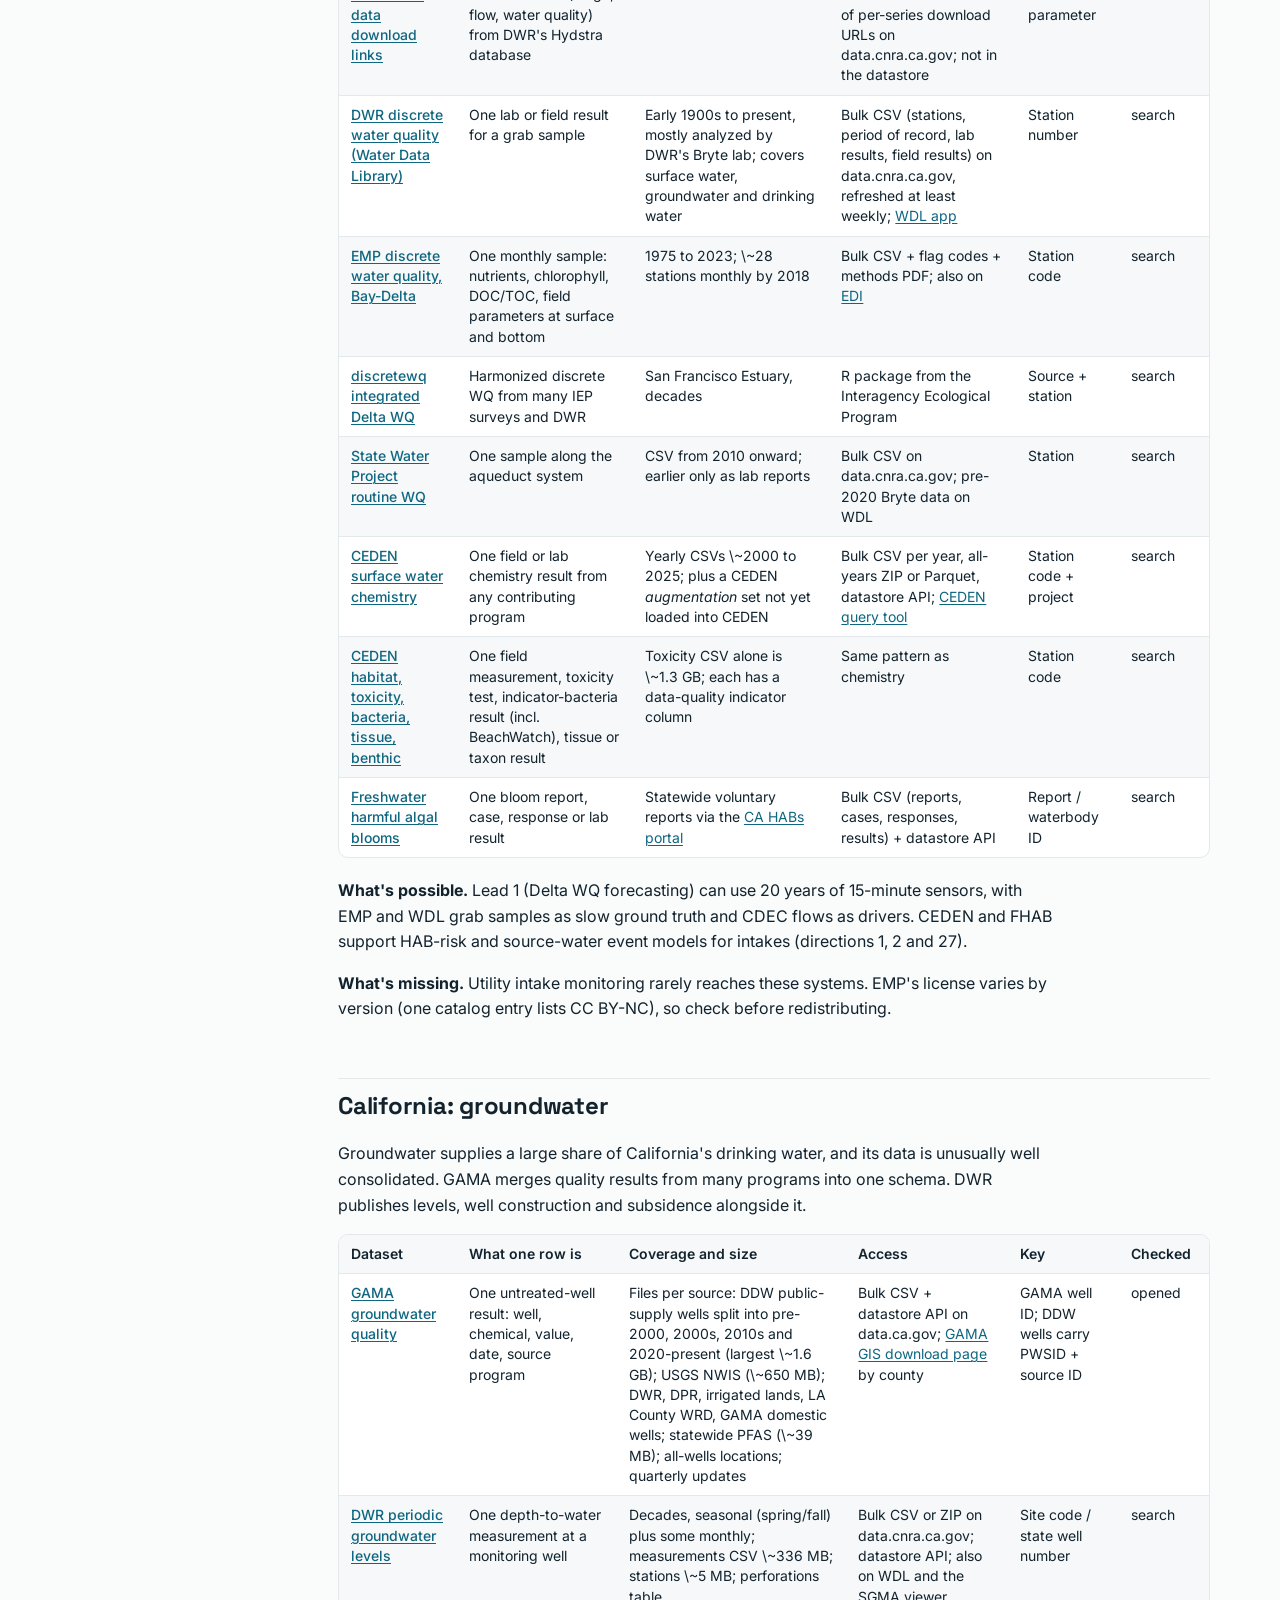
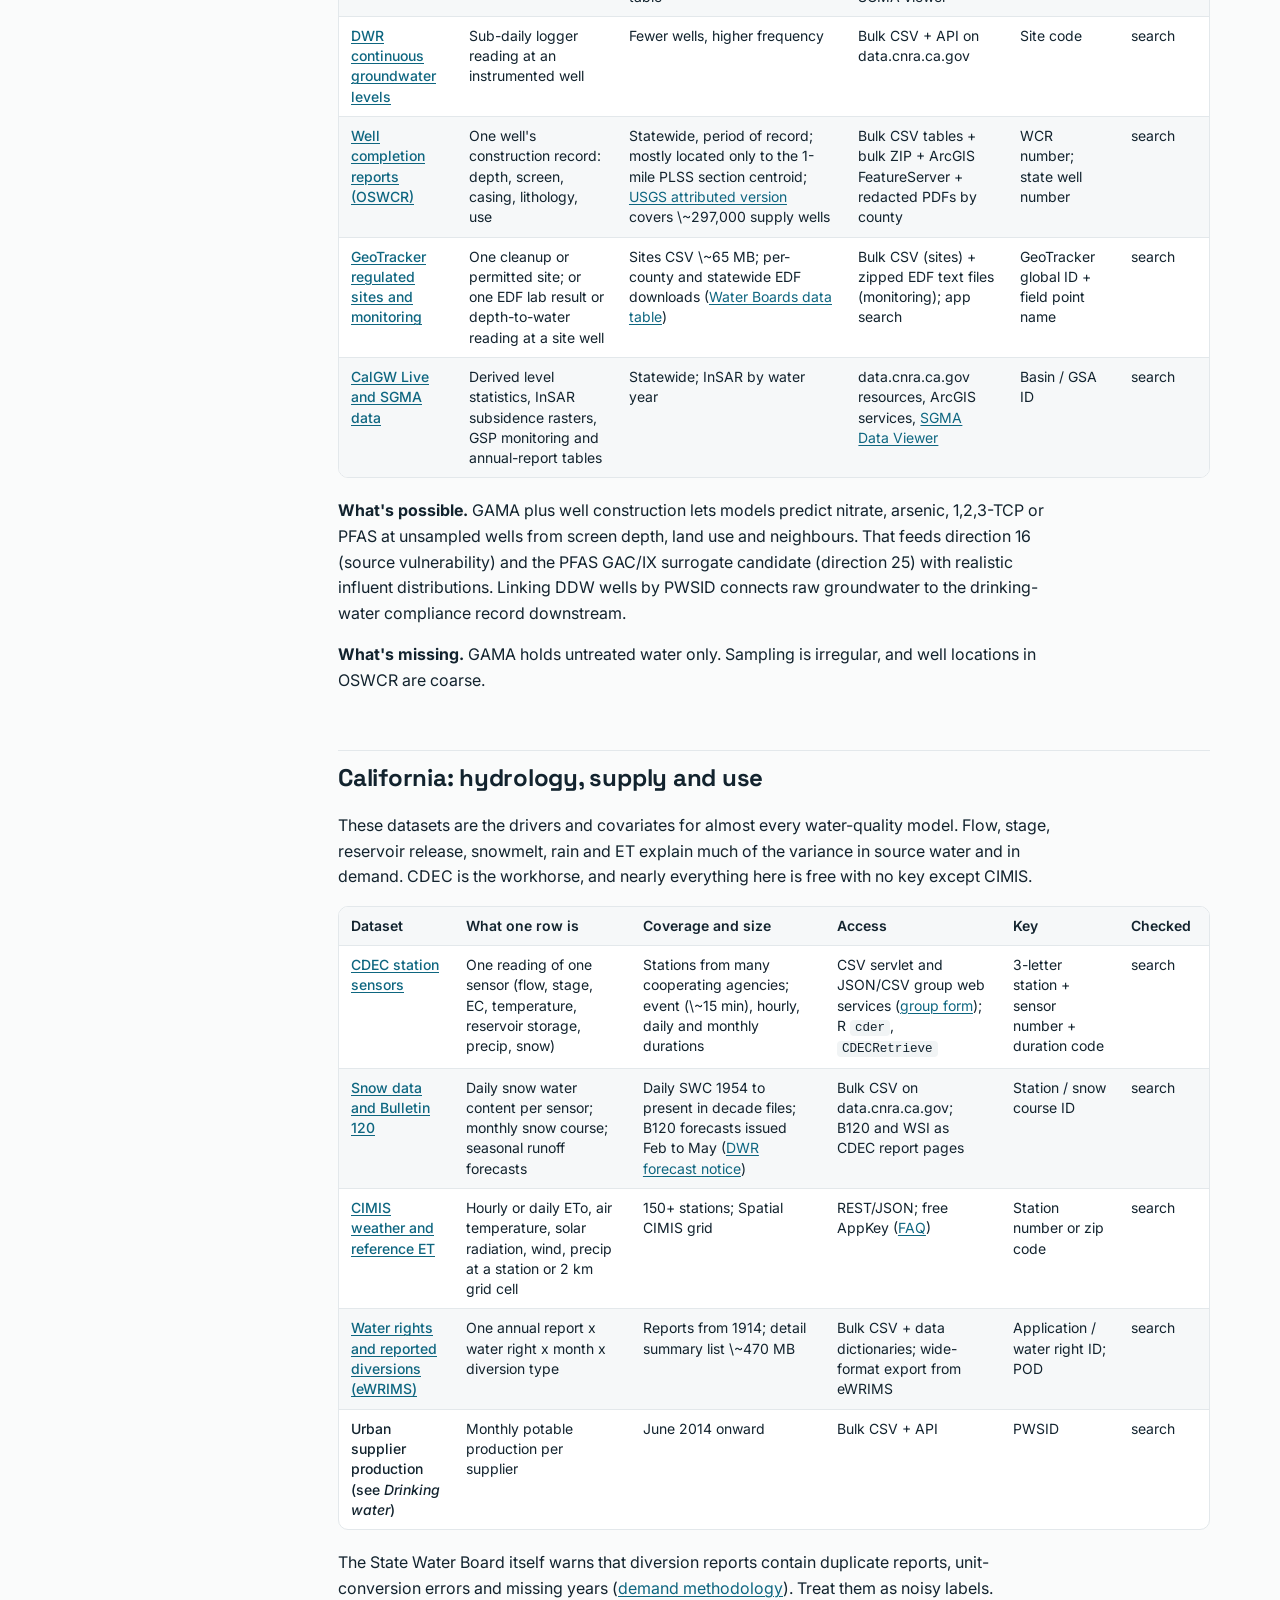
<file: data-atlas.html>
<!doctype html>
<html lang="en">
<head>
<meta charset="utf-8">
<meta name="viewport" content="width=device-width, initial-scale=1">
<title>Water Data Atlas for ML Researchers</title>
<meta name="description" content="This atlas maps the water data an ML group can use without a data agreement. California state sources are on this page, federal sources on the [Federal data](data-atlas-federal.md) page, university, u">
<link rel="preconnect" href="https://fonts.googleapis.com">
<link rel="preconnect" href="https://fonts.gstatic.com" crossorigin>
<link rel="stylesheet" href="https://fonts.googleapis.com/css2?family=Inter:wght@400;500;600&family=Space+Grotesk:wght@500;600&display=swap">
<link rel="stylesheet" href="assets/site.css">
</head>
<body>
<header class="site-header">
  <div class="wrap header-row">
    <a class="brand" href="index.html"><svg width="28" height="28" viewBox="0 0 28 28" aria-hidden="true"><path d="M2 14 C6 6, 10 6, 14 14" fill="none" stroke="var(--water)" stroke-width="2" stroke-linecap="round"/><circle cx="18" cy="17.5" r="2" fill="var(--ml)"/><circle cx="23" cy="10" r="2" fill="var(--ml)"/></svg><span>Water × ML Research</span></a>
    <nav class="nav" aria-label="Main"><a href="data-atlas.html" class="active" aria-current="page">Data Atlas</a><a href="water-data-guide.html">Systems & Data Guide</a><a href="research-directions.html">Research Directions</a><a href="literature.html">Literature</a><a href="https://github.com/boxwrench/water-ml-research">GitHub</a></nav>
  </div>
</header>
<div class="wrap layout">
<aside class="toc"><div class="toc-inner"><div class="toc-title">On this page</div><div class="toc">
<ul>
<li><a href="#water-data-atlas-for-ml-researchers">Water Data Atlas for ML Researchers</a><ul>
<li><a href="#how-to-use-this-atlas">How to use this atlas</a></li>
<li><a href="#at-a-glance-where-each-kind-of-data-lives">At a glance: where each kind of data lives</a></li>
<li><a href="#the-gap">The gap: no public record of what happens inside a treatment plant</a></li>
<li><a href="#the-access-layer">The access layer</a></li>
<li><a href="#whats-possible-datasets-by-research-direction">What's possible: datasets by research direction</a></li>
<li><a href="#joining-datasets">Joining datasets</a></li>
<li><a href="#pitfalls-and-gaps">Pitfalls and gaps</a></li>
<li><a href="#related-catalogs">Related catalogs</a></li>
<li><a href="#california-drinking-water">California: drinking water</a></li>
<li><a href="#california-wastewater-discharges-and-recycled-water">California: wastewater, discharges and recycled water</a></li>
<li><a href="#california-surface-water-quality-and-the-delta">California: surface water quality and the Delta</a></li>
<li><a href="#california-groundwater">California: groundwater</a></li>
<li><a href="#california-hydrology-supply-and-use">California: hydrology, supply and use</a></li>
<li><a href="#quick-start-code">Quick-start code</a></li>
</ul>
</li>
<li><a href="#1-ckan-find-datasets-then-query-a-datastore-resource-with-sql">1. CKAN: find datasets, then query a datastore resource with SQL</a></li>
<li><a href="#for-training-sets-download-the-whole-file-instead-parquet-where-offered">For training sets, download the whole file instead (Parquet where offered)</a></li>
<li><a href="#df-pdread_parquet">df = pd.read_parquet("")</a></li>
<li><a href="#2-cdec-one-station-one-sensor-one-duration">2. CDEC: one station, one sensor, one duration</a></li>
<li><a href="#3-arcgis-rest-page-through-a-featureserver-layer">3. ArcGIS REST: page through a FeatureServer layer</a></li>
<li><a href="#4-usgs-new-ogc-apis">4. USGS (new OGC APIs)</a></li>
<li><a href="#pip-install-dataretrieval-set-api_usgs_pat-for-higher-rate-limits">pip install dataretrieval ; set API_USGS_PAT for higher rate limits</a><ul>
<li><a href="#sources-california-and-overview">Sources (California and overview)</a></li>
</ul>
</li>
</ul>
</div>
</div></aside>
<main class="content">
<nav class="atlas-tabs" aria-label="Data Atlas sections"><a href="data-atlas.html" class="active" aria-current="page">Overview + California</a><a href="data-atlas-federal.html">Federal</a><a href="data-atlas-open.html">Open research</a><a href="data-atlas-international.html">Other states and countries</a></nav>
<h1 id="water-data-atlas-for-ml-researchers">Water Data Atlas for ML Researchers</h1>
<p><em>Keith Wilkinson · <a href="https://title22.org" target="_blank" rel="noopener">title22.org</a> · November 2026 · Working draft</em></p>
<h2 id="how-to-use-this-atlas">How to use this atlas</h2>
<p>This atlas maps the water data an ML group can use without a data agreement. California state sources are on this page, federal sources on the <a href="data-atlas-federal.html">Federal data</a> page, university, utility and international research datasets on the <a href="data-atlas-open.html">Open research data</a> page, and national programs elsewhere (South Korea, England, the EU, other US states) on the <a href="data-atlas-international.html">Other states and countries</a> page. For each dataset it gives what a row is, coverage, format, access method, join key and the research directions it serves. Direction and lead numbers refer to <a href="research-directions.html">Research Directions &amp; Data Leads</a>; the <a href="water-data-guide.html">Systems &amp; Data Guide</a> explains the vocabulary.</p>
<p><strong>Reading the tables</strong></p>
<ul>
<li><strong>Access</strong>: <em>Bulk</em> = downloadable files. <em>API</em> = a queryable endpoint (CKAN datastore, CDEC servlet, ArcGIS REST, OGC API). <em>App</em> = interactive web application only.</li>
<li><strong>Grain</strong>: what one row is, such as a lab result, a 15-minute reading or a system-year.</li>
<li><strong>Key</strong>: the identifier you join on (see <em>Joining datasets</em>).</li>
<li><strong>Checked</strong>: <em>opened</em> = the source page was read in Nov 2026. <em>search</em> = confirmed only from search results, so check layout and license before relying on it. Everything on the Federal and Open research pages is <em>search</em>.</li>
</ul>
<h2 id="at-a-glance-where-each-kind-of-data-lives">At a glance: where each kind of data lives</h2>
<p>Public data is strong on what enters and leaves a plant and thin on what happens inside one. This table points to the best source for each need across all three pages.</p>
<div class="table-wrap"><table>
<thead>
<tr>
<th>Need</th>
<th>California</th>
<th>Federal</th>
<th>Open research and international</th>
</tr>
</thead>
<tbody>
<tr>
<td>Treatment-process data (doses, setpoints, filters)</td>
<td>None public</td>
<td>ICR 1997-98 plant database (296 large systems, monthly); ICR treatment studies</td>
<td>Agtrup and Avedøre WWTP SCADA (2-min, Denmark); one daily DWTP coagulant set; K-water hourly plant APIs (Korea, <a href="data-atlas-international.html">other countries</a>)</td>
</tr>
<tr>
<td>Drinking-water compliance and occurrence</td>
<td>DDW lab results, SDWIS facilities, eAR, SAFER</td>
<td>Six-Year Review 4, UCMR 1-5, SDWIS via ECHO</td>
<td>None found</td>
</tr>
<tr>
<td>Treatment-train metadata and removal priors</td>
<td>eAR treatment sections</td>
<td>Treatability Database; CWNS wastewater treatment level</td>
<td>None found</td>
</tr>
<tr>
<td>Wastewater effluent and operations</td>
<td>eSMR, VAR, sewer spills, stormwater</td>
<td>ICIS-NPDES limits and DMRs, CWNS</td>
<td>Melbourne WWTP energy; UCI plant dataset</td>
</tr>
<tr>
<td>Source water and the Delta</td>
<td>DWR continuous WQ, EMP, CEDEN, FHAB</td>
<td>USGS APIs, Water Quality Portal, CyAN satellite blooms</td>
<td>GEMStat, GRQA (global)</td>
</tr>
<tr>
<td>Groundwater</td>
<td>GAMA, DWR levels, well completion reports</td>
<td>USGS samples (also inside GAMA and WQP)</td>
<td>None found</td>
</tr>
<tr>
<td>Distribution system</td>
<td>Service area boundaries only</td>
<td>National service area boundaries</td>
<td>BattLeDIM, LeakDB, DiTEC-WDN, model libraries; NYC chlorine residual samples</td>
</tr>
<tr>
<td>Hydrology and operations drivers</td>
<td>CDEC, CIMIS, snow and B120, eWRIMS</td>
<td>National Water Model retrospective, RISE, CWMS, CO-OPS tides</td>
<td>Caravan</td>
</tr>
<tr>
<td>Wastewater surveillance</td>
<td>Cal-SuWers (CDPH)</td>
<td>CDC NWSS</td>
<td>WastewaterSCAN (CC BY-NC); Stanford repository</td>
</tr>
</tbody>
</table></div>
<h2 id="the-gap">The gap: no public record of what happens inside a treatment plant</h2>
<p>This is the single biggest barrier to ML research on water treatment. Public data describes the water arriving at a plant and the water leaving it, but almost nothing from inside: what the plant did and why. Every other catalog on this page shares the same hole, because there is nothing for them to index.</p>
<div class="table-wrap"><table>
<thead>
<tr>
<th>Stage</th>
<th>What is public</th>
<th>What is missing</th>
</tr>
</thead>
<tbody>
<tr>
<td>Source water</td>
<td>Continuous river, Delta and reservoir sensors; groundwater sampling; satellite bloom indices</td>
<td>Little: this is the best-covered stage</td>
</tr>
<tr>
<td><strong>Inside the plant</strong></td>
<td><strong>Two Danish wastewater SCADA sets, one daily drinking-water dose set (1,705 records), a 1993 UCI set, EPA's monthly 1997-98 ICR records, and South Korea's K-water APIs (hourly finished-water chlorine, pH, turbidity and flow; daily raw vs settled water)</strong></td>
<td><strong>Recent, high-frequency drinking-water process data: coagulant and chlorine doses, per-filter head loss and turbidity, contactor residuals and CT, setpoints, alarms, operator actions, jar tests, sensor maintenance</strong></td>
</tr>
<tr>
<td>Leaving the plant</td>
<td>Compliance lab results, wastewater effluent reports, violations</td>
<td>Sampling is regulatory, not designed for modeling (see <em>Pitfalls</em>)</td>
</tr>
<tr>
<td>Distribution and tap</td>
<td>Compliance samples, NYC distribution residuals, service area boundaries</td>
<td>Utility network models and continuous residual sensors</td>
</tr>
</tbody>
</table></div>
<p><strong>Why the gap exists.</strong> Regulations require utilities to report compliance results, not process data, so nothing pushes process data into public systems. SCADA historians are internal operational systems, and utilities treat them as sensitive because they describe critical infrastructure. Even when exported, a historian is hard to use without the event logs, jar tests and maintenance records that explain its gaps and jumps, and those are often kept on paper or in separate systems.</p>
<p><strong>What it costs the research.</strong> Published treatment-ML studies mostly use one plant's private data, so results can't be reproduced or compared, and there is no shared benchmark. A 2026 evidence map of 423 water-treatment ML studies found plant deployment in 2.8%, real-time testing in 5.2%, future-facing validation in 18.2% and uncertainty reporting in 8.5% (<a href="https://link.springer.com/article/10.1038/s41545-026-00610-6" target="_blank" rel="noopener">npj Clean Water, 2026</a>). Reviews of ML in water and wastewater treatment keep naming the same barrier: enough high-quality data is hard to obtain (<a href="https://www.mdpi.com/2073-4441/16/2/314" target="_blank" rel="noopener">Water, 2024</a>).</p>
<p><strong>The partial exception: South Korea.</strong> K-water, the national water corporation, publishes hourly finished-water quality and flow, and daily raw-versus-settled water quality, for its treatment plants through open APIs. It lacks dose, filter and event data, but it is the only public multi-plant treatment record found. See <a href="data-atlas-international.html">Other states and countries</a>.</p>
<p><strong>What would break it.</strong> One utility willing to share two or more years of historian data with its event logs, jar tests and maintenance records (Lead 5), released as a documented benchmark with time-ordered splits. Until then, the Danish wastewater SCADA and EPA's ICR records let loaders and baselines be built in the same format. Discovery infrastructure can't solve this: it can only index data that has been published.</p>
<h2 id="the-access-layer">The access layer</h2>
<p>Four access mechanisms cover nearly all California water data: two CKAN open-data portals, the CDEC web services, ArcGIS REST map services and a set of interactive-only applications. Learn these four and every dataset below is reachable.</p>
<div class="table-wrap"><table>
<thead>
<tr>
<th>Mechanism</th>
<th>Who publishes there</th>
<th>How you query it</th>
<th>Limits and quirks</th>
</tr>
</thead>
<tbody>
<tr>
<td><a href="https://data.ca.gov" target="_blank" rel="noopener">data.ca.gov</a> (CKAN)</td>
<td>State Water Board (SWRCB) and most state agencies</td>
<td><code>api/3/action/package_search</code>, <code>package_show</code>, <code>datastore_search?resource_id=…</code>, <code>datastore_search_sql?sql=SELECT …</code>; or plain HTTP download of each resource</td>
<td>Only resources loaded into the <em>datastore</em> are queryable. The biggest files (e.g. yearly drinking-water lab CSVs of 450 to 600 MB) are better downloaded whole. <a href="https://lab.data.ca.gov" target="_blank" rel="noopener">lab.data.ca.gov</a> is an experimental friendlier front end over the same catalog.</td>
</tr>
<tr>
<td><a href="https://data.cnra.ca.gov" target="_blank" rel="noopener">data.cnra.ca.gov</a> (CKAN)</td>
<td>DWR, Natural Resources agencies, Delta programs</td>
<td>Same CKAN API as above; root <code>data.cnra.ca.gov/api/3/action/</code>. DWR publishes a <a href="https://github.com/atcuthbertson/CNRA_OpenData_Accessing" target="_blank" rel="noopener">Python notebook of examples</a></td>
<td>Many datasets are mirrored on data.ca.gov. DWR's Water Data Library pushes groundwater and discrete water-quality tables here at least weekly; continuous data is published as per-station download links instead (<a href="https://cwemf.org/wp/wp-content/uploads/2025/11/03.4_CNRADataPortalAPI_Cuthbertson.pdf" target="_blank" rel="noopener">CWEMF slides</a>, <a href="https://wdl.water.ca.gov/About.aspx" target="_blank" rel="noopener">WDL About</a>).</td>
</tr>
<tr>
<td>CDEC web services</td>
<td>DWR California Data Exchange Center: real-time stations, reservoirs, snow, rivers, Delta sensors</td>
<td><code>cdec.water.ca.gov/dynamicapp/req/CSVDataServlet?Stations=XXX&amp;SensorNums=NN&amp;dur_code=E\|H\|D\|M&amp;Start=YYYY-MM-DD&amp;End=YYYY-MM-DD</code>; station metadata at <code>dynamicapp/staMeta?station_id=XXX</code>. R clients: <a href="https://search.r-project.org/CRAN/packages/cder/vignettes/quickstart.html" target="_blank" rel="noopener">cder</a>, <a href="https://flowwest.github.io/CDECRetrieve" target="_blank" rel="noopener">CDECRetrieve</a></td>
<td>Station default sensors and durations vary, so always specify them. Flow uses sentinel codes such as -9998 / -9997 for below or above the rating table (<a href="https://flowwest.github.io/streamFlowExplorer/articles/cdec_template.html" target="_blank" rel="noopener">FlowWest notes</a>). Real-time values are provisional.</td>
</tr>
<tr>
<td>ArcGIS REST / WMS</td>
<td>SWRCB <code>gispublic.waterboards.ca.gov</code>, DWR <code>gis.water.ca.gov</code>, CNRA GIS hub</td>
<td><code>…/FeatureServer/0/query?where=1=1&amp;outFields=*&amp;f=geojson&amp;resultOffset=…</code></td>
<td>MaxRecordCount is typically 1,000 to 2,000, so page with <code>resultOffset</code>. Best source for boundaries and station locations (<a href="https://www.waterboards.ca.gov/resources/data_databases/site_map.html" target="_blank" rel="noopener">SWRCB map services</a>).</td>
</tr>
<tr>
<td>CIMIS Web API</td>
<td>DWR weather and reference ET (150+ stations plus a 2 km Spatial CIMIS grid)</td>
<td>REST/JSON at <a href="https://et.water.ca.gov/" target="_blank" rel="noopener">et.water.ca.gov</a>, hourly and daily</td>
<td>Free but needs an AppKey from a CIMIS account (<a href="https://et-proxy.water.ca.gov/Home/Faq" target="_blank" rel="noopener">FAQ</a>).</td>
</tr>
<tr>
<td>Interactive applications</td>
<td>CIWQS reports, GeoTracker, GAMA GIS, eWRIMS, SDWIS Drinking Water Watch, CEDEN query tool</td>
<td>Web forms; some offer Excel or CSV export or stable report URLs</td>
<td>CIWQS reports refresh nightly and cap eSMR exports at 100,000 data points per query. Use the bulk copies on data.ca.gov where they exist (<a href="https://waterboards.ca.gov/ciwqs/publicreports.html" target="_blank" rel="noopener">CIWQS public reports</a>).</td>
</tr>
</tbody>
</table></div>
<p><strong>How the portals fit together.</strong> The state chose federation over one central database: each portal harvests metadata from the others, and the data itself stays with its author. data.ca.gov harvests the CNRA platform, data.gov harvests California, and CNRA also harvests ArcGIS services, so map layers from different agencies can be overlaid directly. One search at data.ca.gov covers most state water datasets, but always download from the authoring agency's resource (state open-data leaders, Consortium Data for Lunch panel, June 2026).</p>
<p><strong>Rule of thumb:</strong> use the CKAN bulk file for training sets, the datastore API or CDEC servlet for incremental updates, and ArcGIS for geometry. Treat the interactive applications as documentation and spot checks, not pipelines.</p>
<h2 id="whats-possible-datasets-by-research-direction">What's possible: datasets by research direction</h2>
<p>Public data across the three pages can carry eight benchmarks without a utility agreement, and it gives Lead 5 a public warm-up. Each row names the target, the California core data, what federal and open sources add, and a first step.</p>
<div class="table-wrap"><table>
<thead>
<tr>
<th>Lead or direction</th>
<th>Target</th>
<th>California core</th>
<th>Federal and open complements</th>
<th>First step</th>
</tr>
</thead>
<tbody>
<tr>
<td>Lead 1: Delta WQ forecasting (dirs 1, 2, 27)</td>
<td>15-min EC, turbidity, chlorophyll, DO 1 to 7 days ahead</td>
<td>DWR continuous WQ; CDEC flows; EMP grab samples</td>
<td>CO-OPS tides, NWM flows, CyAN blooms</td>
<td>Pull 2005 to 2025, time-ordered splits, persistence and seasonal baselines</td>
</tr>
<tr>
<td>Lead 2: BSM surrogate and control (dirs 7, 18, 19, 21)</td>
<td>Simulator outputs (Test A)</td>
<td>none needed</td>
<td>Agtrup and Avedøre 2-min SCADA as a real-plant check</td>
<td>Generate BSM2 runs; test the surrogate on Agtrup dynamics</td>
</tr>
<tr>
<td>Lead 3: distribution residuals (dirs 14, 15)</td>
<td>Chlorine residual at unsensed nodes</td>
<td>Service area boundaries</td>
<td>Benchmark networks (Kentucky, BattLeDIM, DiTEC-WDN) for Test A; NYC distribution samples for Test B</td>
<td>WNTR + EPANET-MSX on one benchmark network, then score against NYC residuals</td>
</tr>
<tr>
<td>Lead 4: multi-facility effluent (dirs 20, 27)</td>
<td>Next-period effluent ammonia, TSS, BOD, coliform at unseen plants</td>
<td>eSMR, VAR</td>
<td>ICIS-NPDES limits for exceedance labels; CWNS treatment level; other states' DMRs for transfer</td>
<td>Pick \~5 parameters reported by 100+ plants; leave-plants-out split</td>
</tr>
<tr>
<td>Lead 5: process models before the partnership</td>
<td>Coagulant dose, DBP formation, P removal</td>
<td>none public</td>
<td>ICR 1997-98 plant database; Agtrup and Avedøre; Mendeley DWTP coagulant set</td>
<td>Build the historian loader and dose/DBP baselines on these</td>
</tr>
<tr>
<td>Small-system failure (dir 17)</td>
<td>Next-year Failing / At-Risk status or first violation</td>
<td>SAFER, DDW lab results, eAR</td>
<td>SDWIS and SYR4 for other states</td>
<td>Rebuild SAFER indicators by year, forecast one year ahead</td>
</tr>
<tr>
<td>Source vulnerability and PFAS (dirs 16, 25)</td>
<td>Contaminant level at unsampled wells; GAC/IX influent scenarios</td>
<td>GAMA incl. statewide PFAS; well completion reports</td>
<td>UCMR 5; Treatability Database removal priors; EPA PSDM simulator</td>
<td>Spatial cross-validation by basin; feed predicted influents to PSDM</td>
</tr>
<tr>
<td>Demand forecasting</td>
<td>Monthly production per system</td>
<td>Urban supplier dataset; CIMIS ET</td>
<td>none needed</td>
<td>400+ series, cross-series benchmark</td>
</tr>
<tr>
<td>HAB and source-water events</td>
<td>Bloom occurrence near intakes</td>
<td>FHAB reports; CEDEN; CDEC temperature</td>
<td>CyAN satellite index</td>
<td>Weekly classification with FHAB labels, CyAN as a feature</td>
</tr>
<tr>
<td>Structured extraction</td>
<td>Treatment train and chemicals per plant</td>
<td>eAR treatment sections; SDWIS facilities</td>
<td>CWNS treatment level; ICR plant descriptions</td>
<td>Count how many eAR plants list a process and contaminant removed</td>
</tr>
</tbody>
</table></div>
<p>Every row can land on the shared harness's leaderboard; loaders should record source, resource ID, license and download date.</p>
<h2 id="joining-datasets">Joining datasets</h2>
<p>Each family of datasets shares one key, and only drinking water and groundwater share a key with each other. Everything else joins through location, so state the spatial tolerance in every merged dataset.</p>
<figure class="diagram"><a href="assets/img/join-keys.png" title="Open full size"><img alt="Join keys: PWSID ties drinking water together; location bridges everything else" src="assets/img/join-keys.png" /></a></figure>
<div class="table-wrap"><table>
<thead>
<tr>
<th>Key</th>
<th>Typical form</th>
<th>Before joining</th>
</tr>
</thead>
<tbody>
<tr>
<td>PWSID</td>
<td><code>CA</code> + 7 digits, e.g. <code>CA4910002</code></td>
<td>Normalize to that string form, and keep it as text so leading zeros survive</td>
</tr>
<tr>
<td>WDID / NPDES / GeoTracker ID</td>
<td>Board-assigned facility and permit numbers</td>
<td>One facility can hold several permits; EPA NPDES IDs can differ from state ones (<a href="https://echo.epa.gov/node/366" target="_blank" rel="noopener">ECHO help</a>)</td>
</tr>
<tr>
<td>Station code</td>
<td>CDEC 3-letter codes (e.g. <code>NSL</code>); WDL station numbers; CEDEN codes</td>
<td>Build a crosswalk table by coordinates; codes are not shared across systems</td>
</tr>
<tr>
<td>Well ID</td>
<td>GAMA per-source IDs; state well numbers; WCR numbers</td>
<td>OSWCR locations are section centroids, so match on construction details as well as distance</td>
</tr>
</tbody>
</table></div>
<h2 id="pitfalls-and-gaps">Pitfalls and gaps</h2>
<p>The data is plentiful but almost none of it was collected for modeling. These are the traps an ML group is most likely to hit in its first month.</p>
<ul>
<li><strong>Self-reported values.</strong> eAR, VAR, conservation reports and water-rights diversions all carry unit errors, duplicates and implausible numbers. The state's own dataset notes say so. Build unit checks and flag outliers before training.</li>
<li><strong>Compliance sampling is not random sampling.</strong> Sampling frequency rises after an exceedance and falls when a source is clean. Models trained naively will learn the monitoring schedule, not the chemistry.</li>
<li><strong>Non-detects.</strong> Lab results report values below the reporting limit as flags, not zeros. Treat them as censored data and keep the reporting limit as a feature.</li>
<li><strong>Changing permits and methods.</strong> eSMR parameter sets change when permits are renewed. CEDEN mixes many programs and methods, and continuous sensors are swapped and recalibrated. Use the quality flags and quality reports.</li>
<li><strong>Provisional data.</strong> CDEC and USGS real-time values are revised later. Train on approved records and score on what would have been known at forecast time. A 2026 state advisory committee draws the same line for decisions: provisional data for urgent calls (flood response, emergency curtailment), final data for enforcement and long-term planning (<a href="https://www.youtube.com/watch?v=55w0aWBFIug" target="_blank" rel="noopener">recording</a>). For automated checks, <a href="https://arxiv.org/abs/2512.14106" target="_blank" rel="noopener">HydroGEM</a> is a pretrained streamflow quality-control model trained on 3,724 USGS stations.</li>
<li><strong>Stale datasets.</strong> Publishing is mostly voluntary and nothing checks that a dataset is updated at its stated frequency; state portal managers confirmed this in 2026 and are assessing portal quality. Compare each resource's last-modified date with its stated cadence before building a pipeline on it.</li>
<li><strong>Mixed licenses.</strong> Most Water Board data is public domain or ODC-BY, DWR Delta data is CC BY, while some EMP versions, WastewaterSCAN and part of GEMStat are non-commercial (CC BY-NC). Record the license per resource in the registry.</li>
<li><strong>Moving targets.</strong> Datasets migrate: wastewater surveillance moved to data.chhs.ca.gov in 2024, eAR production moved to the SAFER Clearinghouse in 2023, and USGS replaced WaterServices in 2026. Pin resource IDs and keep raw snapshots.</li>
<li><strong>Coarse locations.</strong> Well completion reports are located to the 1-mile section, and some boundaries are still being verified. Spatial models should carry location uncertainty.</li>
</ul>
<p><strong>The gap that matters most</strong> is the missing record from inside treatment plants. See <em>The gap</em> near the top of this page.</p>
<h2 id="related-catalogs">Related catalogs</h2>
<p>Others have gathered water data too. None focuses on treatment-process ML, but each is worth knowing, and this atlas links to them rather than repeating them.</p>
<div class="table-wrap"><table>
<thead>
<tr>
<th>Catalog</th>
<th>What it is</th>
<th>Use it for</th>
<th>How it differs from this atlas</th>
</tr>
</thead>
<tbody>
<tr>
<td><a href="https://internetofwater.org/geoconnex/" target="_blank" rel="noopener">Internet of Water / Geoconnex</a></td>
<td>National linked-data index that connects water datasets through geography; its agency inventories found 500+ water data platforms across 9 states and the federal government (<a href="https://internetofwater.org/?p=8377" target="_blank" rel="noopener">IoW</a>)</td>
<td>Finding every dataset near a location or water body; already indexes USGS and CDEC gages</td>
<td>Discovery infrastructure, not curated for ML; no access recipes or research framing</td>
</tr>
<tr>
<td><a href="https://water.ca.gov/Programs/All-Programs/AB-1755" target="_blank" rel="noopener">California AB 1755 portals</a></td>
<td>The state's open water data program, federated across data.ca.gov and the CNRA Open Data Platform</td>
<td>The source of most California rows on this page</td>
<td>A catalog without context on grain, joins or pitfalls</td>
</tr>
<tr>
<td><a href="https://water.usgs.gov/catalog/" target="_blank" rel="noopener">USGS Water Mission Area catalog</a></td>
<td>Integrated USGS water datasets and tools, including ML data releases</td>
<td>Federal model inputs and outputs, e.g. Delaware River Basin temperature ML data</td>
<td>Covers a fraction of USGS data in use, by its own note</td>
</tr>
<tr>
<td><a href="https://dhi.github.io/WaterBench/" target="_blank" rel="noopener">DHI WaterBench</a></td>
<td>Reference datasets for water modeling, aimed partly at ML surrogates of MIKE simulations, plus a WWTP inflow forecasting set</td>
<td>Test A surrogate benchmarks in hydrodynamics; links to PDEBench and OceanBench</td>
<td>Closest in spirit; mostly hydrodynamics, not treatment</td>
</tr>
<tr>
<td><a href="https://github.com/ESIPFed/Awesome-Earth-Artificial-Intelligence" target="_blank" rel="noopener">Awesome Earth AI (ESIP)</a></td>
<td>Curated list of earth-science AI datasets, tools and courses</td>
<td>Hydrology, snow and remote-sensing training data</td>
<td>Earth science broadly; no treatment</td>
</tr>
<tr>
<td><a href="https://jsta.github.io/limnology_models_data" target="_blank" rel="noopener">Limnology models and data</a></td>
<td>Curated list of lake datasets and models, incl. CAMELS and AquaSat</td>
<td>Lakes, reservoirs and remote sensing of water quality</td>
<td>Source water only</td>
</tr>
<tr>
<td><a href="https://arxiv.org/abs/2404.15386" target="_blank" rel="noopener">Water distribution benchmark datasets</a></td>
<td>Simulated hydraulic data for ten public networks, 1,394,400 hours under normal operation</td>
<td>Lead 3 Test A training data</td>
<td>Simulated, distribution only</td>
</tr>
</tbody>
</table></div>
<p>Contributing back is cheap: publishing atlas entries through Geoconnex, or suggesting treatment datasets to WaterBench, would put them in front of more researchers.</p>
<h2 id="california-drinking-water">California: drinking water</h2>
<p>The drinking-water stack is the richest regulatory record in the state. It holds every compliance lab result since the 1970s, every system's inventory, annual operating surveys and a statewide risk score. It is all keyed on the public water system ID (PWSID, e.g. <code>CA4910002</code>), which makes it the easiest domain to join.</p>
<div class="table-wrap"><table>
<thead>
<tr>
<th>Dataset</th>
<th>What one row is</th>
<th>Coverage and size</th>
<th>Access</th>
<th>Key</th>
<th>Checked</th>
</tr>
</thead>
<tbody>
<tr>
<td><a href="https://lab.data.ca.gov/dataset/drinking-water-open-environmental-data-project-march-23-2023-workshop" target="_blank" rel="noopener">DDW drinking water lab results</a></td>
<td>One lab analysis: sample point, analyte (STORET code), result, MCL, date</td>
<td>One CSV per year, \~450 to 600 MB each for 2020 to 2025, plus an all-since-1978 ZIP (359 MB); lab uploads publish twice monthly</td>
<td>Bulk CSV (data.ca.gov); datastore API on some years; legacy 1974 to 2010 DBF/CSV with Siteloc, Watsys, Lab and Storet lookup tables on the <a href="https://waterboards.ca.gov/drinking_water/certlic/drinkingwater/EDTlibrary.html" target="_blank" rel="noopener">EDT library</a></td>
<td>PWSID + source/sample-point ID; STORET analyte code</td>
<td>search</td>
</tr>
<tr>
<td><a href="https://catalog.data.gov/dataset/drinking-water-public-water-system-information" target="_blank" rel="noopener">Public water system information (Drinking Water Watch)</a></td>
<td>One facility (well, intake, treatment plant, storage, distribution entry point) of a PWS</td>
<td>All CA systems, \~2.7 MB CSV</td>
<td>Bulk CSV + data dictionary; source app <a href="https://sdwis.waterboards.ca.gov/PDWW/" target="_blank" rel="noopener">SDWIS Drinking Water Watch</a> has violations, enforcement and samples</td>
<td>PWSID + facility ID</td>
<td>search</td>
</tr>
<tr>
<td><a href="https://catalog.data.gov/dataset/drinking-water-public-water-system-annually-reported-water-production-and-delive-2013-2022" target="_blank" rel="noopener">eAR production and delivery 2013 to 2022</a></td>
<td>Monthly volume by system, source type (ground, surface, purchased, recycled) and use type</td>
<td>Per-year CSVs, 2022 file \~221 MB; self-reported, with known unit errors</td>
<td>Bulk CSV + datastore API; 2023 onward moved to the SAFER Clearinghouse and is not yet republished</td>
<td>PWSID</td>
<td>search</td>
</tr>
<tr>
<td><a href="https://waterboards.ca.gov/drinking_water/certlic/drinkingwater/ear.html" target="_blank" rel="noopener">eAR full survey (flat files)</a></td>
<td>One answer to one survey question, per system-year</td>
<td>2013 onward; small and large systems split until 2019, combined since 2020; <a href="https://beta.hydroshare.org/resource/8108599db4934252a5d0e6e83b5d3551" target="_blank" rel="noopener">HydroShare parser scripts</a> pivot it to one row per system</td>
<td>Bulk text from the eAR page</td>
<td>PWSID</td>
<td>search</td>
</tr>
<tr>
<td><a href="https://lab.data.ca.gov/dataset/drinking-water-public-water-system-number-of-service-connections-service-connection-type/8c633f58-b064-4290-82bc-ed68c9015bf6" target="_blank" rel="noopener">Service connections (eAR)</a></td>
<td>Connections by type and metered/unmetered, per system-year</td>
<td>2013 to 2023, \~790 MB</td>
<td>Bulk CSV</td>
<td>PWSID</td>
<td>search</td>
</tr>
<tr>
<td><a href="https://lab.data.ca.gov/dataset/safer-failing-and-at-risk-drinking-water-systems" target="_blank" rel="noopener">SAFER risk assessment and failing list</a></td>
<td>One community or school water system with its risk-indicator scores and a Failing / At-Risk status</td>
<td>Annual Needs Assessment since 2021; Failing list updated daily on the <a href="https://water.waterboards.ca.gov/drinking_water/certlic/drinkingwater/2022.html" target="_blank" rel="noopener">dashboard</a></td>
<td>Bulk CSV flat file + data dictionary; methodology in each year's <a href="https://waterboards.ca.gov/drinking_water/certlic/drinkingwater/needs.html" target="_blank" rel="noopener">Needs Assessment</a></td>
<td>PWSID</td>
<td>search</td>
</tr>
<tr>
<td><a href="https://catalog.data.gov/dataset/urban-retail-water-supplier-water-conservation-supply-and-demand-june-2014-onwards" target="_blank" rel="noopener">Urban retail supplier conservation, supply and demand</a></td>
<td>Monthly production and use per urban supplier (&gt;3,000 connections or &gt;3,000 AF/yr)</td>
<td>June 2014 onward, 400+ systems serving \~95% of the population (<a href="https://mavensnotebook.com/2024/06/26/now-available-state-water-board-relaunches-updated-water-use-tracker/" target="_blank" rel="noopener">Maven's Notebook</a>); ODC-BY license</td>
<td>Bulk CSV + datastore API; includes a modified z-score data flag</td>
<td>PWSID</td>
<td>search</td>
</tr>
<tr>
<td><a href="https://gispublic.waterboards.ca.gov/portalserver/rest/services/Drinking_Water/California_Drinking_Water_System_Area_Boundaries/FeatureServer" target="_blank" rel="noopener">System service area boundaries (SABL)</a></td>
<td>One polygon per system, with verification status</td>
<td>Statewide; DDW still validating boundaries</td>
<td>ArcGIS FeatureServer (paged) or shapefile</td>
<td><code>SABL_PWSID</code></td>
<td>search</td>
</tr>
</tbody>
</table></div>
<p><strong>What's possible.</strong> Joining lab results to facilities and eAR treatment sections gives source-to-tap chemistry for thousands of systems, labeled with what treatment each source gets. That supports small-system failure prediction (direction 17), DBP and nitrate exceedance forecasting, and the structured-extraction direction. The eAR also lists each non-chlorination treatment plant, its process and the contaminant removed. That is the closest public record of statewide treatment trains, and it is worth confirming field by field.</p>
<p><strong>What's missing.</strong> Results are compliance samples, so they come monthly to annually and only for regulated analytes. There are no doses, setpoints or process readings.</p>
<h2 id="california-wastewater-discharges-and-recycled-water">California: wastewater, discharges and recycled water</h2>
<p>The eSMR effluent record is the deepest multi-facility dataset of the whole atlas: 2006 to present, every NPDES permit holder. Around it sit annual volumes, sewer spills, stormwater sampling and wastewater surveillance. Most of it is keyed on the Water Board's WDID facility ID, which links to CIWQS permits and violations.</p>
<div class="table-wrap"><table>
<thead>
<tr>
<th>Dataset</th>
<th>What one row is</th>
<th>Coverage and size</th>
<th>Access</th>
<th>Key</th>
<th>Checked</th>
</tr>
</thead>
<tbody>
<tr>
<td><a href="https://publish.data.ca.gov/dataset/water-quality-effluent-electronic-self-monitoring-report-esmr-data" target="_blank" rel="noopener">eSMR effluent and receiving-water data</a></td>
<td>One analytical or calculated result at a monitoring location (effluent, influent, receiving water)</td>
<td>2006 to present, monthly updates; \~279 MB Parquet or \~850 MB/yr CSV; public domain</td>
<td>Bulk CSV or Parquet + datastore API; CIWQS eSMR report for small pulls (Excel, 100k-point cap)</td>
<td>WDID / facility + monitoring location</td>
<td>opened</td>
</tr>
<tr>
<td><a href="https://waterboards.ca.gov/ciwqs/publicreports.html" target="_blank" rel="noopener">CIWQS facilities, violations, enforcement</a></td>
<td>One facility, violation or enforcement action</td>
<td>All Water Board programs; nightly refresh; violation and enforcement tables also on data.ca.gov</td>
<td>App reports with Excel export and stable URLs; NPDES permit list as Excel</td>
<td>WDID, place ID, order number</td>
<td>opened</td>
</tr>
<tr>
<td><a href="https://waterboards.ca.gov/ciwqs/publicreports.html" target="_blank" rel="noopener">Sanitary sewer spills</a></td>
<td>One spill event, or one no-spill certification, per enrollee</td>
<td>Statewide sewer-system general order enrollees</td>
<td>Flat files (format not stated) + nightly GIS incident maps</td>
<td>Enrollee / WDID</td>
<td>opened</td>
</tr>
<tr>
<td><a href="https://catalog.data.gov/dataset/volumetric-annual-report-of-wastewater-and-recycled-water" target="_blank" rel="noopener">Volumetric Annual Report (VAR)</a></td>
<td>Monthly influent, effluent and reuse volume per facility, plus treatment level</td>
<td>Annual since 2019, \~756 treatment plants and recycled-water producers in the <a href="https://waterboards.ca.gov/water_issues/programs/recycled_water/docs/2021/210105_VAR_BoardInfoItem.pdf" target="_blank" rel="noopener">2019 report</a>; self-reported through GeoTracker</td>
<td>Bulk CSV (facilities, influent, effluent, reuse) + datastore API + data dictionary</td>
<td>GeoTracker global ID / WDID</td>
<td>search</td>
</tr>
<tr>
<td><a href="https://lab.data.ca.gov/dataset/stormwater-regulatory-including-enforcement-actions-information-and-water-quality-results" target="_blank" rel="noopener">Stormwater (SMARTS) monitoring and enforcement</a></td>
<td>One stormwater sample result at an industrial or construction site</td>
<td>Industrial monitoring \~660 MB, construction \~315 MB CSV; inspections and violations tables</td>
<td>Bulk CSV + datastore API; <a href="https://smarts.waterboards.ca.gov/smarts/SwPublicUserMenu.xhtml" target="_blank" rel="noopener">SMARTS public reports</a></td>
<td>WDID</td>
<td>search</td>
</tr>
<tr>
<td><a href="https://catalog.data.gov/dataset/cdph-wastewater-surveillance-data-california" target="_blank" rel="noopener">Wastewater surveillance (Cal-SuWers)</a></td>
<td>One influent sample: pathogen target concentration, flow, sewershed</td>
<td>Moved to <a href="https://data.chhs.ca.gov/dataset/wastewater-surveillance-data-california" target="_blank" rel="noopener">data.chhs.ca.gov</a> in Sept 2024; historic COVID-era file on data.ca.gov</td>
<td>Bulk CSV + datastore API; follows the CDC NWSS data dictionary</td>
<td>Sewershed / plant ID</td>
<td>search</td>
</tr>
</tbody>
</table></div>
<p><strong>What's possible.</strong> eSMR is the only public route to cross-facility transfer (Lead 4, directions 20 and 27): forecast effluent ammonia, TSS or coliform at plants never seen in training. VAR adds monthly flows and treatment level as covariates. The sewer-spill table supports event prediction, and the surveillance data adds a high-signal influent series for the participating plants.</p>
<p><strong>What's missing.</strong> eSMR reports what the permit requires, so frequency ranges from daily to quarterly and the parameter set changes by permit. There is no aeration, sludge-age or chemical-dose data. Pair it with the BSM1/BSM2 simulators (Lead 2) for Test A work.</p>
<h2 id="california-surface-water-quality-and-the-delta">California: surface water quality and the Delta</h2>
<p>This is source water as treatment plants see it. Two layers matter. The Delta and State Water Project have high-frequency sensor networks and 50 years of monthly sampling. Statewide, the CEDEN aggregate holds grab samples from hundreds of monitoring programs.</p>
<div class="table-wrap"><table>
<thead>
<tr>
<th>Dataset</th>
<th>What one row is</th>
<th>Coverage and size</th>
<th>Access</th>
<th>Key</th>
<th>Checked</th>
</tr>
</thead>
<tbody>
<tr>
<td><a href="https://publish.data.ca.gov/dataset/sacramento-san-joaquin-bay-delta-continuous-15-minute-water-quality-monitoring-central-delta-re" target="_blank" rel="noopener">DWR Delta continuous WQ (Central Delta)</a></td>
<td>15-minute reading of conductivity, temperature, DO, turbidity, chlorophyll or fluorescence</td>
<td>12 stations, Oct 2005 to Dec 2025, yearly updates; CC BY; includes a quality report</td>
<td>Bulk CSV</td>
<td>Station code</td>
<td>opened</td>
</tr>
<tr>
<td><a href="https://catalog.data.gov/dataset/dwr-continuous-data-download-links" target="_blank" rel="noopener">DWR continuous data download links</a></td>
<td>One station-parameter time-series file (stage, flow, water quality) from DWR's Hydstra database</td>
<td>Statewide DWR continuous stations</td>
<td>Stations, parameters and a station-trace table of per-series download URLs on data.cnra.ca.gov; not in the datastore</td>
<td>Station number + parameter</td>
<td>search</td>
</tr>
<tr>
<td><a href="https://lab.data.ca.gov/dataset/water-quality-data" target="_blank" rel="noopener">DWR discrete water quality (Water Data Library)</a></td>
<td>One lab or field result for a grab sample</td>
<td>Early 1900s to present, mostly analyzed by DWR's Bryte lab; covers surface water, groundwater and drinking water</td>
<td>Bulk CSV (stations, period of record, lab results, field results) on data.cnra.ca.gov, refreshed at least weekly; <a href="https://wdl.water.ca.gov/About.aspx" target="_blank" rel="noopener">WDL app</a></td>
<td>Station number</td>
<td>search</td>
</tr>
<tr>
<td><a href="https://lab.data.ca.gov/dataset/emp-discrete-water-quality-data" target="_blank" rel="noopener">EMP discrete water quality, Bay-Delta</a></td>
<td>One monthly sample: nutrients, chlorophyll, DOC/TOC, field parameters at surface and bottom</td>
<td>1975 to 2023; \~28 stations monthly by 2018</td>
<td>Bulk CSV + flag codes + methods PDF; also on <a href="https://portal.edirepository.org/nis/mapbrowse?scope=edi&amp;identifier=458&amp;revision=12" target="_blank" rel="noopener">EDI</a></td>
<td>Station code</td>
<td>search</td>
</tr>
<tr>
<td><a href="https://rdrr.io/github/sbashevkin/discretewq/f/README.Rmd" target="_blank" rel="noopener">discretewq integrated Delta WQ</a></td>
<td>Harmonized discrete WQ from many IEP surveys and DWR</td>
<td>San Francisco Estuary, decades</td>
<td>R package from the Interagency Ecological Program</td>
<td>Source + station</td>
<td>search</td>
</tr>
<tr>
<td><a href="https://lab.data.ca.gov/dataset/state-water-project-routine-water-quality-monitoring" target="_blank" rel="noopener">State Water Project routine WQ</a></td>
<td>One sample along the aqueduct system</td>
<td>CSV from 2010 onward; earlier only as lab reports</td>
<td>Bulk CSV on data.cnra.ca.gov; pre-2020 Bryte data on WDL</td>
<td>Station</td>
<td>search</td>
</tr>
<tr>
<td><a href="https://data.amerigeoss.org/dataset/surface-water-chemistry-results" target="_blank" rel="noopener">CEDEN surface water chemistry</a></td>
<td>One field or lab chemistry result from any contributing program</td>
<td>Yearly CSVs \~2000 to 2025; plus a CEDEN <em>augmentation</em> set not yet loaded into CEDEN</td>
<td>Bulk CSV per year, all-years ZIP or Parquet, datastore API; <a href="https://ceden.waterboards.ca.gov/AdvancedQueryTool" target="_blank" rel="noopener">CEDEN query tool</a></td>
<td>Station code + project</td>
<td>search</td>
</tr>
<tr>
<td><a href="https://catalog.data.gov/dataset/?tags=ceden" target="_blank" rel="noopener">CEDEN habitat, toxicity, bacteria, tissue, benthic</a></td>
<td>One field measurement, toxicity test, indicator-bacteria result (incl. BeachWatch), tissue or taxon result</td>
<td>Toxicity CSV alone is \~1.3 GB; each has a data-quality indicator column</td>
<td>Same pattern as chemistry</td>
<td>Station code</td>
<td>search</td>
</tr>
<tr>
<td><a href="https://catalog.data.gov/dataset/surface-water-freshwater-harmful-algal-blooms" target="_blank" rel="noopener">Freshwater harmful algal blooms</a></td>
<td>One bloom report, case, response or lab result</td>
<td>Statewide voluntary reports via the <a href="https://mywaterquality.ca.gov/habs/index.html" target="_blank" rel="noopener">CA HABs portal</a></td>
<td>Bulk CSV (reports, cases, responses, results) + datastore API</td>
<td>Report / waterbody ID</td>
<td>search</td>
</tr>
</tbody>
</table></div>
<p><strong>What's possible.</strong> Lead 1 (Delta WQ forecasting) can use 20 years of 15-minute sensors, with EMP and WDL grab samples as slow ground truth and CDEC flows as drivers. CEDEN and FHAB support HAB-risk and source-water event models for intakes (directions 1, 2 and 27).</p>
<p><strong>What's missing.</strong> Utility intake monitoring rarely reaches these systems. EMP's license varies by version (one catalog entry lists CC BY-NC), so check before redistributing.</p>
<h2 id="california-groundwater">California: groundwater</h2>
<p>Groundwater supplies a large share of California's drinking water, and its data is unusually well consolidated. GAMA merges quality results from many programs into one schema. DWR publishes levels, well construction and subsidence alongside it.</p>
<div class="table-wrap"><table>
<thead>
<tr>
<th>Dataset</th>
<th>What one row is</th>
<th>Coverage and size</th>
<th>Access</th>
<th>Key</th>
<th>Checked</th>
</tr>
</thead>
<tbody>
<tr>
<td><a href="https://catalog.data.gov/dataset/ground-water-water-quality-results" target="_blank" rel="noopener">GAMA groundwater quality</a></td>
<td>One untreated-well result: well, chemical, value, date, source program</td>
<td>Files per source: DDW public-supply wells split into pre-2000, 2000s, 2010s and 2020-present (largest \~1.6 GB); USGS NWIS (\~650 MB); DWR, DPR, irrigated lands, LA County WRD, GAMA domestic wells; statewide PFAS (\~39 MB); all-wells locations; quarterly updates</td>
<td>Bulk CSV + datastore API on data.ca.gov; <a href="https://gamagroundwater.waterboards.ca.gov/gama/datadownload" target="_blank" rel="noopener">GAMA GIS download page</a> by county</td>
<td>GAMA well ID; DDW wells carry PWSID + source ID</td>
<td>opened</td>
</tr>
<tr>
<td><a href="https://data.amerigeoss.org/dataset/periodic-groundwater-level-measurements" target="_blank" rel="noopener">DWR periodic groundwater levels</a></td>
<td>One depth-to-water measurement at a monitoring well</td>
<td>Decades, seasonal (spring/fall) plus some monthly; measurements CSV \~336 MB; stations \~5 MB; perforations table</td>
<td>Bulk CSV or ZIP on data.cnra.ca.gov; datastore API; also on WDL and the SGMA viewer</td>
<td>Site code / state well number</td>
<td>search</td>
</tr>
<tr>
<td><a href="https://www.lab.data.ca.gov/dataset/continuous-groundwater-level-measurements" target="_blank" rel="noopener">DWR continuous groundwater levels</a></td>
<td>Sub-daily logger reading at an instrumented well</td>
<td>Fewer wells, higher frequency</td>
<td>Bulk CSV + API on data.cnra.ca.gov</td>
<td>Site code</td>
<td>search</td>
</tr>
<tr>
<td><a href="https://www.lab.data.ca.gov/dataset/well-completion-reports" target="_blank" rel="noopener">Well completion reports (OSWCR)</a></td>
<td>One well's construction record: depth, screen, casing, lithology, use</td>
<td>Statewide, period of record; mostly located only to the 1-mile PLSS section centroid; <a href="https://data.usgs.gov/datacatalog/data/USGS:64958d73d34ef77fcb01dc8f" target="_blank" rel="noopener">USGS attributed version</a> covers \~297,000 supply wells</td>
<td>Bulk CSV tables + bulk ZIP + ArcGIS FeatureServer + redacted PDFs by county</td>
<td>WCR number; state well number</td>
<td>search</td>
</tr>
<tr>
<td><a href="https://lab.data.ca.gov/dataset/ground-water-water-quality-regulatory-information" target="_blank" rel="noopener">GeoTracker regulated sites and monitoring</a></td>
<td>One cleanup or permitted site; or one EDF lab result or depth-to-water reading at a site well</td>
<td>Sites CSV \~65 MB; per-county and statewide EDF downloads (<a href="https://www.waterboards.ca.gov/resources/data_databases" target="_blank" rel="noopener">Water Boards data table</a>)</td>
<td>Bulk CSV (sites) + zipped EDF text files (monitoring); app search</td>
<td>GeoTracker global ID + field point name</td>
<td>search</td>
</tr>
<tr>
<td><a href="https://catalog.data.gov/dataset/californias-groundwater-live-supporting-data" target="_blank" rel="noopener">CalGW Live and SGMA data</a></td>
<td>Derived level statistics, InSAR subsidence rasters, GSP monitoring and annual-report tables</td>
<td>Statewide; InSAR by water year</td>
<td>data.cnra.ca.gov resources, ArcGIS services, <a href="https://sgma.water.ca.gov/webgis/config/custom/html/SGMADataViewer/doc" target="_blank" rel="noopener">SGMA Data Viewer</a></td>
<td>Basin / GSA ID</td>
<td>search</td>
</tr>
</tbody>
</table></div>
<p><strong>What's possible.</strong> GAMA plus well construction lets models predict nitrate, arsenic, 1,2,3-TCP or PFAS at unsampled wells from screen depth, land use and neighbours. That feeds direction 16 (source vulnerability) and the PFAS GAC/IX surrogate candidate (direction 25) with realistic influent distributions. Linking DDW wells by PWSID connects raw groundwater to the drinking-water compliance record downstream.</p>
<p><strong>What's missing.</strong> GAMA holds untreated water only. Sampling is irregular, and well locations in OSWCR are coarse.</p>
<h2 id="california-hydrology-supply-and-use">California: hydrology, supply and use</h2>
<p>These datasets are the drivers and covariates for almost every water-quality model. Flow, stage, reservoir release, snowmelt, rain and ET explain much of the variance in source water and in demand. CDEC is the workhorse, and nearly everything here is free with no key except CIMIS.</p>
<div class="table-wrap"><table>
<thead>
<tr>
<th>Dataset</th>
<th>What one row is</th>
<th>Coverage and size</th>
<th>Access</th>
<th>Key</th>
<th>Checked</th>
</tr>
</thead>
<tbody>
<tr>
<td><a href="https://flowwest.github.io/streamFlowExplorer/articles/cdec_template.html" target="_blank" rel="noopener">CDEC station sensors</a></td>
<td>One reading of one sensor (flow, stage, EC, temperature, reservoir storage, precip, snow)</td>
<td>Stations from many cooperating agencies; event (\~15 min), hourly, daily and monthly durations</td>
<td>CSV servlet and JSON/CSV group web services (<a href="https://cdec.water.ca.gov/dynamicapp/groupform" target="_blank" rel="noopener">group form</a>); R <code>cder</code>, <code>CDECRetrieve</code></td>
<td>3-letter station + sensor number + duration code</td>
<td>search</td>
</tr>
<tr>
<td><a href="https://lab.data.ca.gov/dataset/california-snow-data" target="_blank" rel="noopener">Snow data and Bulletin 120</a></td>
<td>Daily snow water content per sensor; monthly snow course; seasonal runoff forecasts</td>
<td>Daily SWC 1954 to present in decade files; B120 forecasts issued Feb to May (<a href="https://content.govdelivery.com/attachments/CNRA/2026/03/09/file_attachments/3578140/WSFCastDiscussion.pdf" target="_blank" rel="noopener">DWR forecast notice</a>)</td>
<td>Bulk CSV on data.cnra.ca.gov; B120 and WSI as CDEC report pages</td>
<td>Station / snow course ID</td>
<td>search</td>
</tr>
<tr>
<td><a href="https://catalog.data.gov/dataset/cimis-weather-station-spatial-cimis-data-web-api" target="_blank" rel="noopener">CIMIS weather and reference ET</a></td>
<td>Hourly or daily ETo, air temperature, solar radiation, wind, precip at a station or 2 km grid cell</td>
<td>150+ stations; Spatial CIMIS grid</td>
<td>REST/JSON; free AppKey (<a href="https://et-proxy.water.ca.gov/Home/Faq" target="_blank" rel="noopener">FAQ</a>)</td>
<td>Station number or zip code</td>
<td>search</td>
</tr>
<tr>
<td><a href="https://data.amerigeoss.org/dataset/california-water-rights-water-use-reported" target="_blank" rel="noopener">Water rights and reported diversions (eWRIMS)</a></td>
<td>One annual report x water right x month x diversion type</td>
<td>Reports from 1914; detail summary list \~470 MB</td>
<td>Bulk CSV + data dictionaries; wide-format export from eWRIMS</td>
<td>Application / water right ID; POD</td>
<td>search</td>
</tr>
<tr>
<td>Urban supplier production (see <em>Drinking water</em>)</td>
<td>Monthly potable production per supplier</td>
<td>June 2014 onward</td>
<td>Bulk CSV + API</td>
<td>PWSID</td>
<td>search</td>
</tr>
</tbody>
</table></div>
<p>The State Water Board itself warns that diversion reports contain duplicate reports, unit-conversion errors and missing years (<a href="https://waterboards.ca.gov/drought/drought_tools_methods/docs/2022/demand-data-analysis-methodology-overview.pdf" target="_blank" rel="noopener">demand methodology</a>). Treat them as noisy labels.</p>
<p><strong>Telemetered diversion data is coming, slowly.</strong> Under the water measurement and reporting regulation (SB 88), the largest diverters must telemeter their diversions and submit the measurement files with their annual reports (<a href="https://www.waterboards.ca.gov/waterrights/water_issues/programs/measurement_regulation/telemetry_requirements.html" target="_blank" rel="noopener">telemetry requirements</a>). The State Water Board's <a href="https://www.waterboards.ca.gov/telemetry" target="_blank" rel="noopener">Telemetry Research Unit</a> is running the Russian River Telemetry Study (2025 to 2027) on cost, logistics and data governance, with a report expected around 2029, and a new water-rights accounting platform is meant to make posting telemetry easier. A 2026 technical advisory committee found the state is not yet able to QA/QC and use all the frequent data it is supposed to receive (<a href="https://www.youtube.com/watch?v=55w0aWBFIug" target="_blank" rel="noopener">Data for Lunch recording</a>). Treat 15-minute diversion data as a future source, not a current one; its published <a href="https://www.waterboards.ca.gov/telemetry/technical-reports.html" target="_blank" rel="noopener">technical reports</a> on large-diverter measurement files are usable now.</p>
<p><strong>What's possible.</strong> CDEC flows, Delta exports and EC drive Lead 1. Production plus CIMIS ET and temperature gives a clean demand-forecasting benchmark across 400+ systems. Snow and B120 add seasonal context for source-water temperature and turbidity. The adjacent hydrology track (direction 32) sits here; CalSim and IWFM remain deprioritized.</p>
<h2 id="quick-start-code">Quick-start code</h2>
<p>Four patterns cover most pulls. The snippets follow each service's documented URL scheme but were not run from this workspace, because its network can't reach state sites. Expect small fixes on first use.</p>
<p>```python
import requests, pandas as pd, io</p>
<h1 id="1-ckan-find-datasets-then-query-a-datastore-resource-with-sql">1. CKAN: find datasets, then query a datastore resource with SQL</h1>
<p>CKAN = "https://data.ca.gov/api/3/action"          # or https://data.cnra.ca.gov/api/3/action
hits = requests.get(f"{CKAN}/package_search", params={"q": "eSMR", "rows": 5}).json()
for p in hits["result"]["results"]:
    print(p["name"], [r["id"] for r in p["resources"]][:3])</p>
<p>RID = "<resource-id>"                                # copy from the resource page
sql = f'SELECT * FROM "{RID}" WHERE "parameter" = \'Ammonia, Total (as N)\' LIMIT 1000'
rows = requests.get(f"{CKAN}/datastore_search_sql", params={"sql": sql}).json()["result"]["records"]
df = pd.DataFrame(rows)</p>
<h1 id="for-training-sets-download-the-whole-file-instead-parquet-where-offered">For training sets, download the whole file instead (Parquet where offered)</h1>
<h1 id="df-pdread_parquet">df = pd.read_parquet("<resource download URL>")</h1>
<h1 id="2-cdec-one-station-one-sensor-one-duration">2. CDEC: one station, one sensor, one duration</h1>
<p>url = ("https://cdec.water.ca.gov/dynamicapp/req/CSVDataServlet"
       "?Stations=NSL&amp;SensorNums=100&amp;dur_code=E&amp;Start=2024-01-01&amp;End=2024-01-31")
cdec = pd.read_csv(url, na_values=["---"])        # check DATA_FLAG and sentinel codes</p>
<h1 id="3-arcgis-rest-page-through-a-featureserver-layer">3. ArcGIS REST: page through a FeatureServer layer</h1>
<p>layer = ("https://gispublic.waterboards.ca.gov/portalserver/rest/services/"
         "Drinking_Water/California_Drinking_Water_System_Area_Boundaries/FeatureServer/0/query")
feats, off = [], 0
while True:
    r = requests.get(layer, params={"where": "1=1", "outFields": "*", "f": "geojson",
                                    "resultOffset": off, "resultRecordCount": 1000}).json()
    feats += r["features"]
    if len(r["features"]) &lt; 1000: break
    off += 1000</p>
<h1 id="4-usgs-new-ogc-apis">4. USGS (new OGC APIs)</h1>
<h1 id="pip-install-dataretrieval-set-api_usgs_pat-for-higher-rate-limits">pip install dataretrieval ; set API_USGS_PAT for higher rate limits</h1>
<p>from dataretrieval import waterdata
q, meta = waterdata.get_daily(monitoring_location_id="USGS-11447650", parameter_code="00060",
                              time="2024-01-01/2024-12-31")
```</p>
<p>The USGS site in example 4 is the Sacramento River at Freeport; any <code>USGS-</code> ID works. For the shared harness, wrap each pattern in a loader that writes raw files plus a JSON sidecar with source URL, resource ID, license and retrieval time.</p>
<h2 id="sources-california-and-overview">Sources (California and overview)</h2>
<p>Two pages were opened directly in November 2026: <a href="https://waterboards.ca.gov/ciwqs/publicreports.html" target="_blank" rel="noopener">CIWQS public reports</a> and the <a href="https://www.waterboards.ca.gov/resources/data_databases/site_map.html" target="_blank" rel="noopener">Water Boards data site map</a>. Rows marked <em>opened</em> also draw on the Nov 2026 checks recorded in the directions doc. Everything else comes from catalog metadata (data.ca.gov, lab.data.ca.gov, catalog.data.gov mirrors) seen through search results, so confirm sizes and fields on the live resource page.</p>
<ul>
<li>Portals and access: <a href="https://cwemf.org/wp/wp-content/uploads/2025/11/03.4_CNRADataPortalAPI_Cuthbertson.pdf" target="_blank" rel="noopener">CNRA Open Data API slides (CWEMF 2025)</a> · <a href="https://wdl.water.ca.gov/About.aspx" target="_blank" rel="noopener">DWR Water Data Library, About</a> · <a href="https://search.r-project.org/CRAN/packages/cder/vignettes/quickstart.html" target="_blank" rel="noopener">cder quickstart</a> · <a href="https://flowwest.github.io/streamFlowExplorer/articles/cdec_template.html" target="_blank" rel="noopener">FlowWest CDEC notes</a> · <a href="https://et-proxy.water.ca.gov/Home/Faq" target="_blank" rel="noopener">CIMIS API FAQ</a> · <a href="https://water.ca.gov/Programs/All-Programs/AB-1755" target="_blank" rel="noopener">AB 1755 program</a></li>
<li>Drinking water: <a href="https://lab.data.ca.gov/dataset/drinking-water-open-environmental-data-project-march-23-2023-workshop" target="_blank" rel="noopener">Drinking water open data workshop bundle</a> · <a href="https://catalog.data.gov/dataset/drinking-water-public-water-system-information" target="_blank" rel="noopener">Public water system information</a> · <a href="https://waterboards.ca.gov/drinking_water/certlic/drinkingwater/ear.html" target="_blank" rel="noopener">eAR page</a> · <a href="https://catalog.data.gov/dataset/drinking-water-public-water-system-annually-reported-water-production-and-delive-2013-2022" target="_blank" rel="noopener">eAR production 2013 to 2022</a> · <a href="https://lab.data.ca.gov/dataset/safer-failing-and-at-risk-drinking-water-systems" target="_blank" rel="noopener">SAFER dataset</a> · <a href="https://waterboards.ca.gov/drinking_water/certlic/drinkingwater/needs.html" target="_blank" rel="noopener">Needs Assessment</a> · <a href="https://catalog.data.gov/dataset/urban-retail-water-supplier-water-conservation-supply-and-demand-june-2014-onwards" target="_blank" rel="noopener">Urban supplier conservation dataset</a></li>
<li>Wastewater: <a href="https://publish.data.ca.gov/dataset/water-quality-effluent-electronic-self-monitoring-report-esmr-data" target="_blank" rel="noopener">eSMR</a> · <a href="https://catalog.data.gov/dataset/volumetric-annual-report-of-wastewater-and-recycled-water" target="_blank" rel="noopener">VAR</a> · <a href="https://lab.data.ca.gov/dataset/stormwater-regulatory-including-enforcement-actions-information-and-water-quality-results" target="_blank" rel="noopener">Stormwater SMARTS</a> · <a href="https://catalog.data.gov/dataset/cdph-wastewater-surveillance-data-california" target="_blank" rel="noopener">Wastewater surveillance</a></li>
<li>Surface water: <a href="https://publish.data.ca.gov/dataset/sacramento-san-joaquin-bay-delta-continuous-15-minute-water-quality-monitoring-central-delta-re" target="_blank" rel="noopener">Delta continuous WQ</a> · <a href="https://catalog.data.gov/dataset/dwr-continuous-data-download-links" target="_blank" rel="noopener">DWR continuous download links</a> · <a href="https://lab.data.ca.gov/dataset/water-quality-data" target="_blank" rel="noopener">DWR discrete WQ</a> · <a href="https://lab.data.ca.gov/dataset/emp-discrete-water-quality-data" target="_blank" rel="noopener">EMP discrete WQ</a> · <a href="https://data.amerigeoss.org/dataset/surface-water-chemistry-results" target="_blank" rel="noopener">CEDEN chemistry</a> · <a href="https://www.lab.data.ca.gov/dataset/surface-water-toxicity-results" target="_blank" rel="noopener">CEDEN toxicity</a> · <a href="https://catalog.data.gov/dataset/surface-water-freshwater-harmful-algal-blooms" target="_blank" rel="noopener">FHAB</a></li>
<li>Groundwater: <a href="https://catalog.data.gov/dataset/ground-water-water-quality-results" target="_blank" rel="noopener">GAMA quality results</a> · <a href="https://data.amerigeoss.org/dataset/periodic-groundwater-level-measurements" target="_blank" rel="noopener">Periodic GW levels</a> · <a href="https://www.lab.data.ca.gov/dataset/well-completion-reports" target="_blank" rel="noopener">Well completion reports</a> · <a href="https://lab.data.ca.gov/dataset/ground-water-water-quality-regulatory-information" target="_blank" rel="noopener">GeoTracker sites</a> · <a href="https://catalog.data.gov/dataset/californias-groundwater-live-supporting-data" target="_blank" rel="noopener">CalGW Live supporting data</a></li>
<li>Hydrology and use: <a href="https://lab.data.ca.gov/dataset/california-snow-data" target="_blank" rel="noopener">California snow data</a> · <a href="https://catalog.data.gov/dataset/cimis-weather-station-spatial-cimis-data-web-api" target="_blank" rel="noopener">CIMIS Web API</a> · <a href="https://data.amerigeoss.org/dataset/california-water-rights-water-use-reported" target="_blank" rel="noopener">Water rights water use</a> · <a href="https://waterboards.ca.gov/drought/drought_tools_methods/docs/2022/demand-data-analysis-methodology-overview.pdf" target="_blank" rel="noopener">Demand methodology</a></li>
<li>Federal: <a href="https://waterdata.usgs.gov/blog/api-waterservices-decom" target="_blank" rel="noopener">USGS WaterServices decommission</a> · <a href="https://pypi.org/project/Dataretrieval/" target="_blank" rel="noopener">dataretrieval on PyPI</a> · <a href="https://waterqualitydata.us/webservices_documentation" target="_blank" rel="noopener">WQP web services</a> · <a href="https://echo.epa.gov/node/113" target="_blank" rel="noopener">ECHO data downloads</a></li>
</ul>
</main>
</div>
<footer class="site-footer">
  <div class="wrap">
    Maintained by Keith Wilkinson, <a href="https://title22.org">title22.org</a>.
    Content licensed <a href="https://creativecommons.org/licenses/by/4.0/">CC BY 4.0</a>.
    Corrections and additions welcome via <a href="https://github.com/boxwrench/water-ml-research/issues">GitHub issues</a>.
  </div>
</footer>
</body>
</html>
</file>
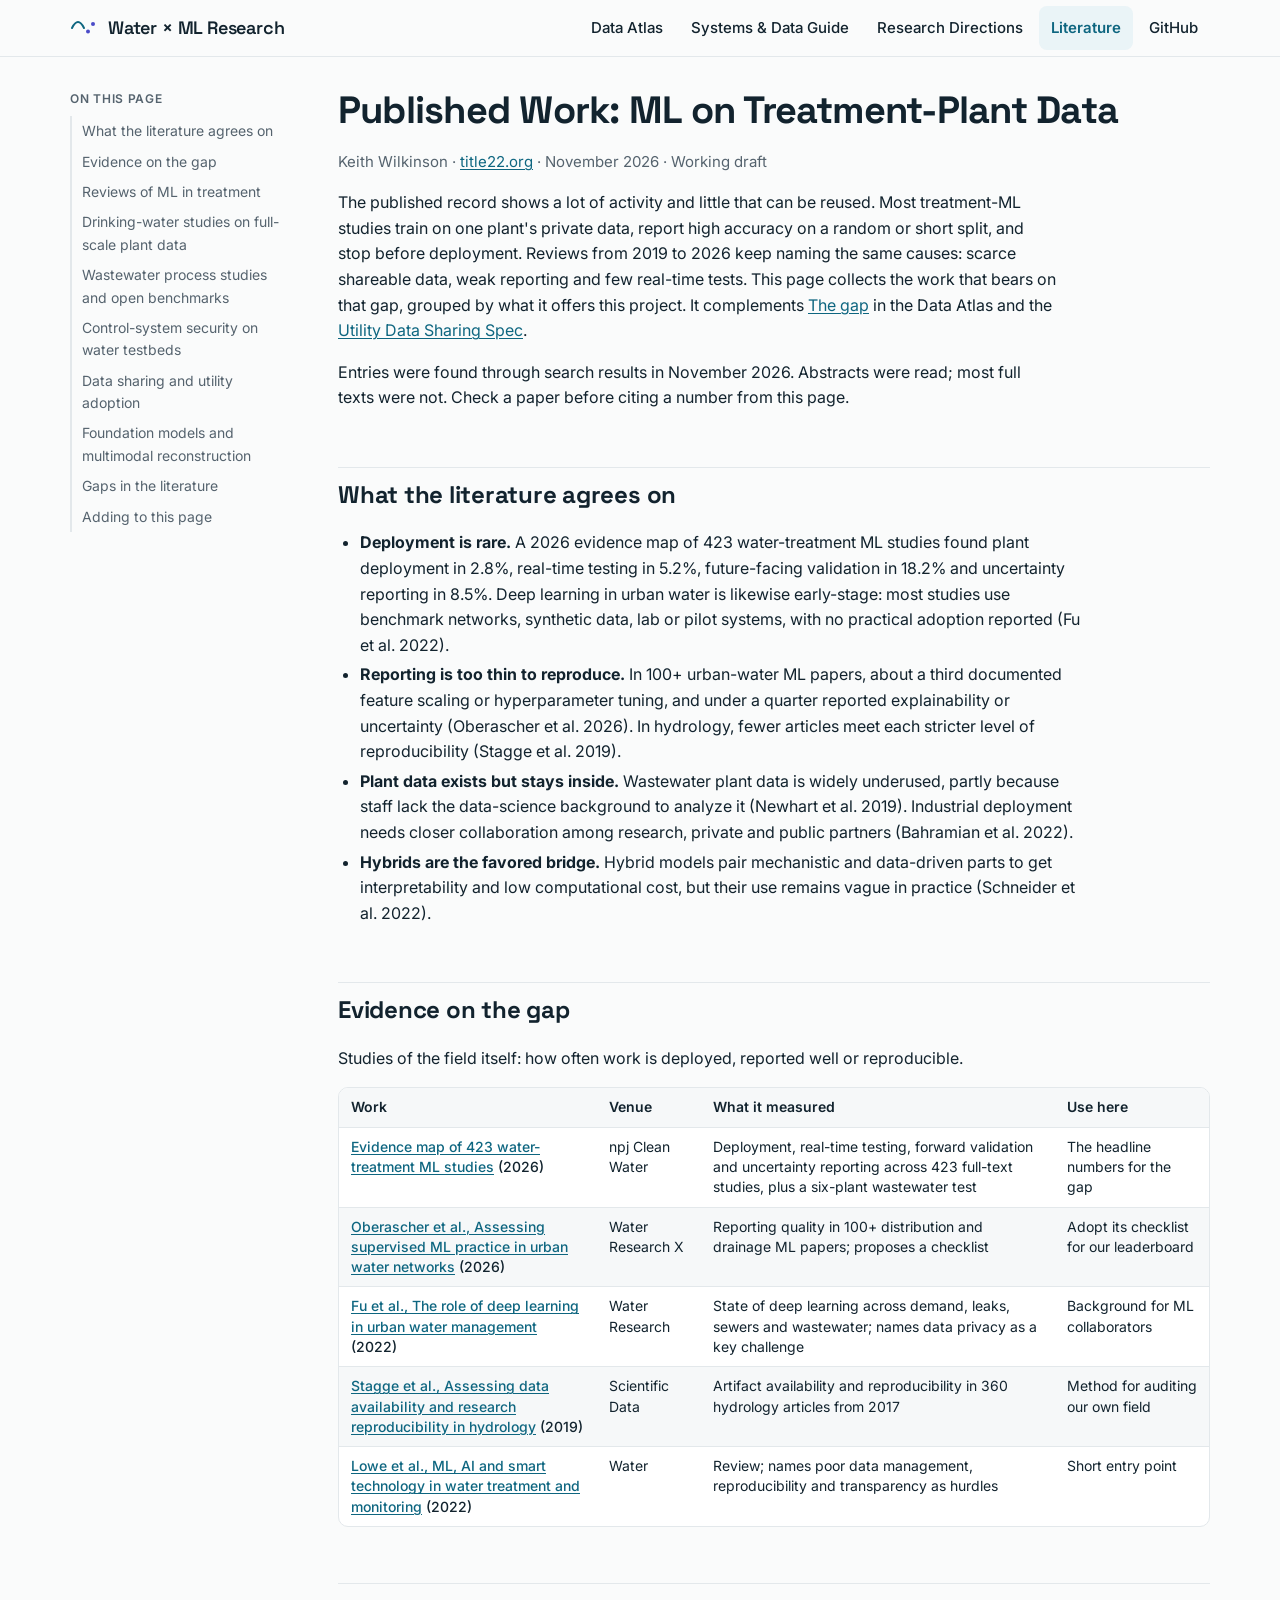
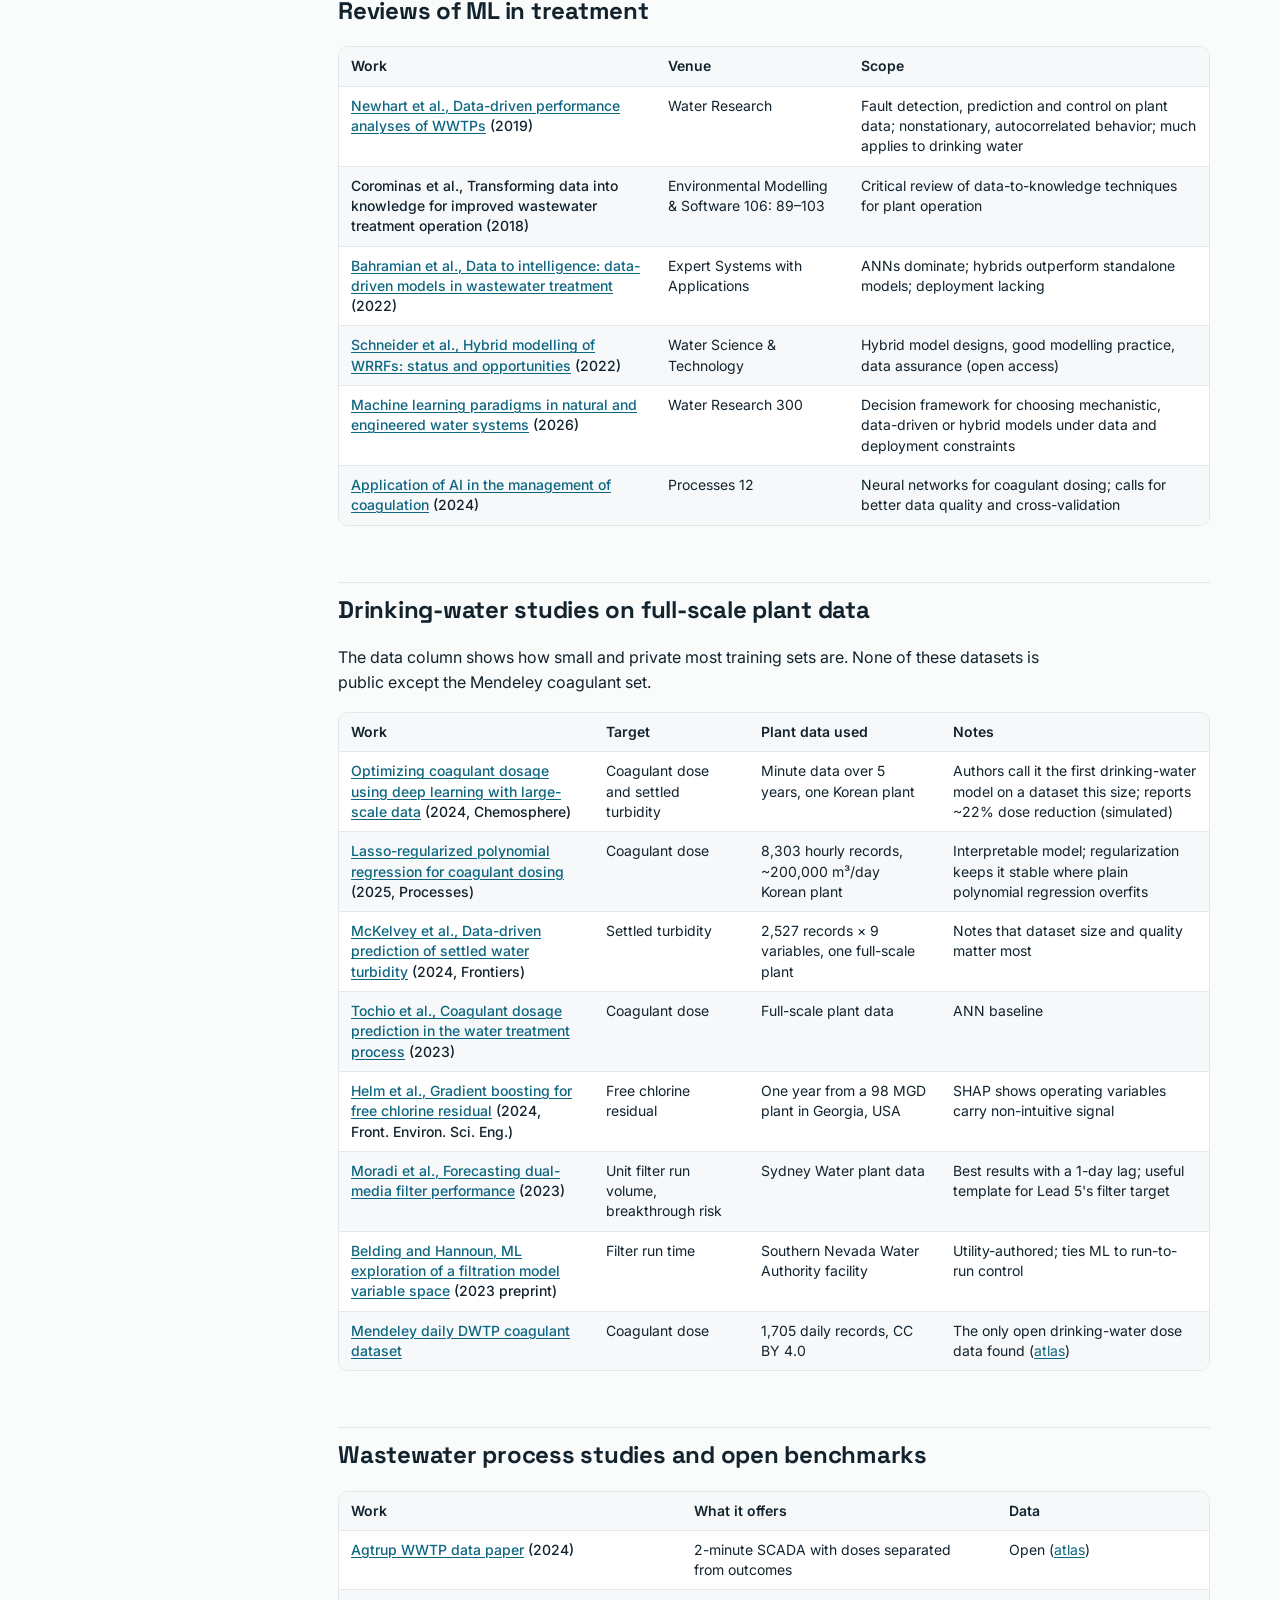
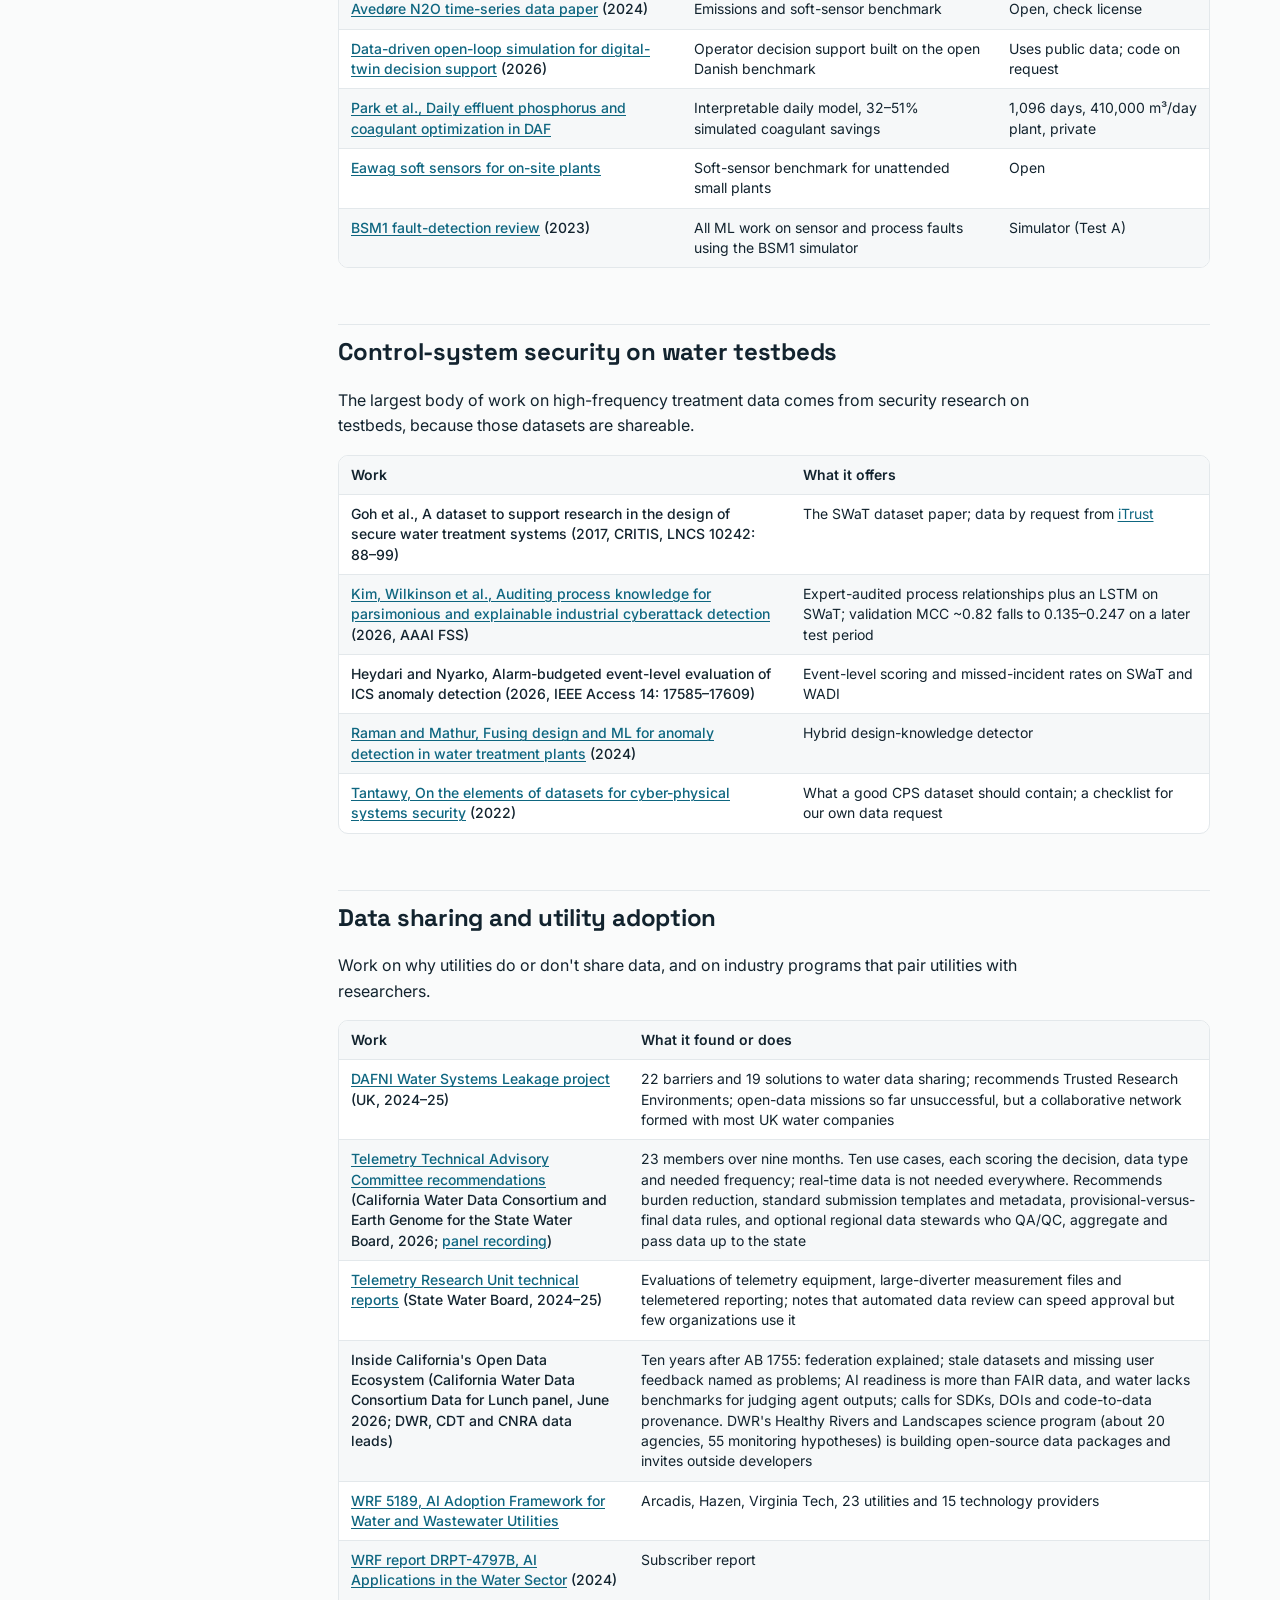
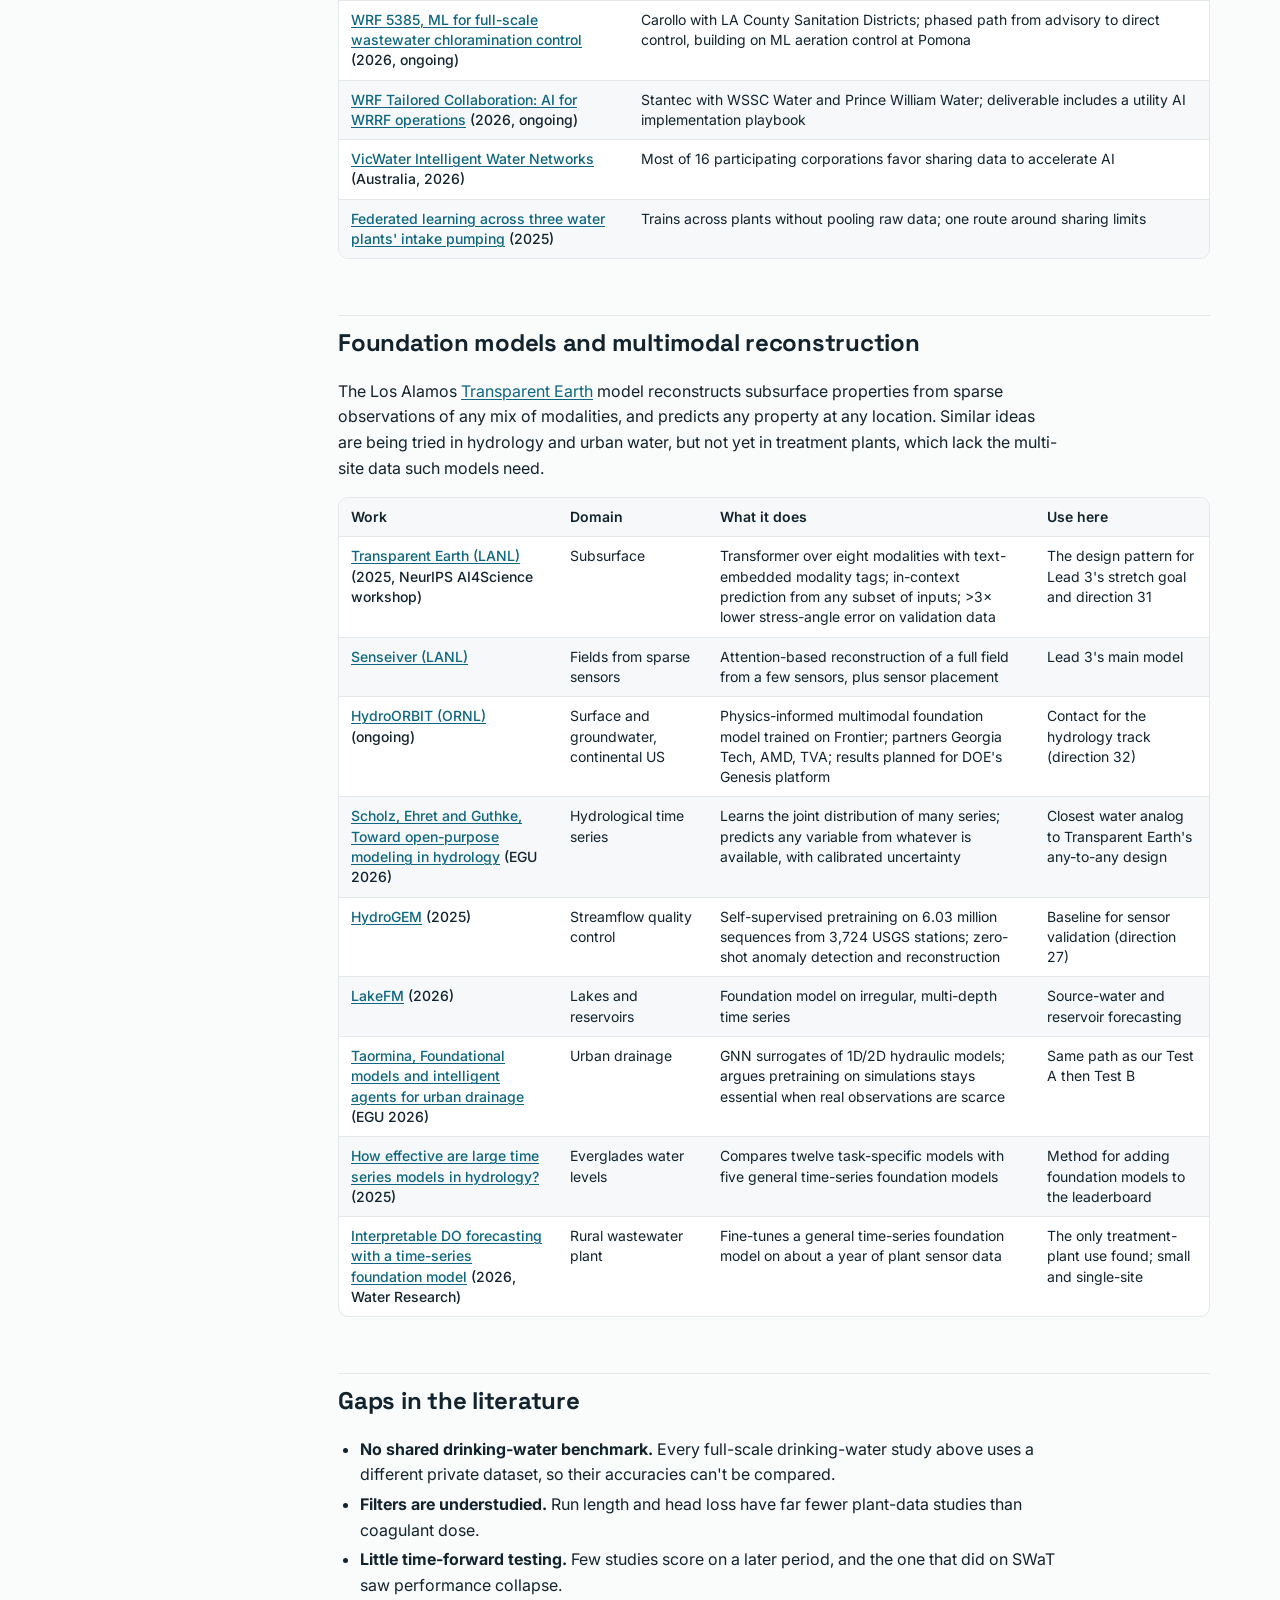
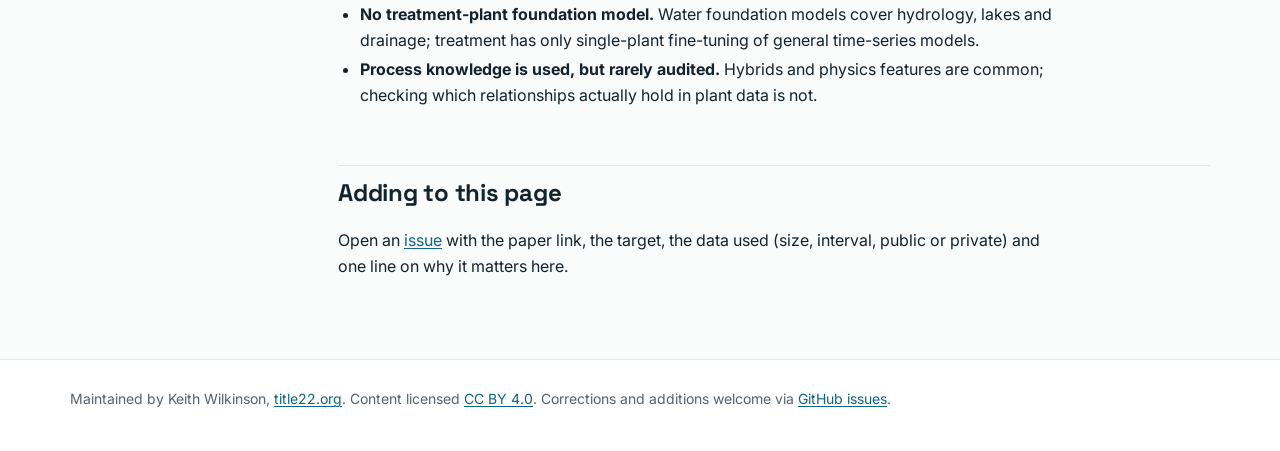
<file: literature.html>
<!doctype html>
<html lang="en">
<head>
<meta charset="utf-8">
<meta name="viewport" content="width=device-width, initial-scale=1">
<title>Published Work: ML on Treatment-Plant Data</title>
<meta name="description" content="The published record shows a lot of activity and little that can be reused. Most treatment-ML studies train on one plant&#x27;s private data, report high accuracy on a random or short split, and stop befor">
<link rel="preconnect" href="https://fonts.googleapis.com">
<link rel="preconnect" href="https://fonts.gstatic.com" crossorigin>
<link rel="stylesheet" href="https://fonts.googleapis.com/css2?family=Inter:wght@400;500;600&family=Space+Grotesk:wght@500;600&display=swap">
<link rel="stylesheet" href="assets/site.css">
</head>
<body>
<header class="site-header">
  <div class="wrap header-row">
    <a class="brand" href="index.html"><svg width="28" height="28" viewBox="0 0 28 28" aria-hidden="true"><path d="M2 14 C6 6, 10 6, 14 14" fill="none" stroke="var(--water)" stroke-width="2" stroke-linecap="round"/><circle cx="18" cy="17.5" r="2" fill="var(--ml)"/><circle cx="23" cy="10" r="2" fill="var(--ml)"/></svg><span>Water × ML Research</span></a>
    <nav class="nav" aria-label="Main"><a href="data-atlas.html">Data Atlas</a><a href="water-data-guide.html">Systems & Data Guide</a><a href="research-directions.html">Research Directions</a><a href="literature.html" class="active" aria-current="page">Literature</a><a href="https://github.com/boxwrench/water-ml-research">GitHub</a></nav>
  </div>
</header>
<div class="wrap layout">
<aside class="toc"><div class="toc-inner"><div class="toc-title">On this page</div><div class="toc">
<ul>
<li><a href="#published-work-ml-on-treatment-plant-data">Published Work: ML on Treatment-Plant Data</a><ul>
<li><a href="#what-the-literature-agrees-on">What the literature agrees on</a></li>
<li><a href="#evidence-on-the-gap">Evidence on the gap</a></li>
<li><a href="#reviews-of-ml-in-treatment">Reviews of ML in treatment</a></li>
<li><a href="#drinking-water-studies-on-full-scale-plant-data">Drinking-water studies on full-scale plant data</a></li>
<li><a href="#wastewater-process-studies-and-open-benchmarks">Wastewater process studies and open benchmarks</a></li>
<li><a href="#control-system-security-on-water-testbeds">Control-system security on water testbeds</a></li>
<li><a href="#data-sharing-and-utility-adoption">Data sharing and utility adoption</a></li>
<li><a href="#foundation-models-and-multimodal-reconstruction">Foundation models and multimodal reconstruction</a></li>
<li><a href="#gaps-in-the-literature">Gaps in the literature</a></li>
<li><a href="#adding-to-this-page">Adding to this page</a></li>
</ul>
</li>
</ul>
</div>
</div></aside>
<main class="content">
<h1 id="published-work-ml-on-treatment-plant-data">Published Work: ML on Treatment-Plant Data</h1>
<p><em>Keith Wilkinson · <a href="https://title22.org" target="_blank" rel="noopener">title22.org</a> · November 2026 · Working draft</em></p>
<p>The published record shows a lot of activity and little that can be reused. Most treatment-ML studies train on one plant's private data, report high accuracy on a random or short split, and stop before deployment. Reviews from 2019 to 2026 keep naming the same causes: scarce shareable data, weak reporting and few real-time tests. This page collects the work that bears on that gap, grouped by what it offers this project. It complements <a href="data-atlas.html#the-gap">The gap</a> in the Data Atlas and the <a href="https://claude.ai/artifact/WL51Z4WBoVJycTS6NzsDQA" target="_blank" rel="noopener">Utility Data Sharing Spec</a>.</p>
<p>Entries were found through search results in November 2026. Abstracts were read; most full texts were not. Check a paper before citing a number from this page.</p>
<h2 id="what-the-literature-agrees-on">What the literature agrees on</h2>
<ul>
<li><strong>Deployment is rare.</strong> A 2026 evidence map of 423 water-treatment ML studies found plant deployment in 2.8%, real-time testing in 5.2%, future-facing validation in 18.2% and uncertainty reporting in 8.5%. Deep learning in urban water is likewise early-stage: most studies use benchmark networks, synthetic data, lab or pilot systems, with no practical adoption reported (Fu et al. 2022).</li>
<li><strong>Reporting is too thin to reproduce.</strong> In 100+ urban-water ML papers, about a third documented feature scaling or hyperparameter tuning, and under a quarter reported explainability or uncertainty (Oberascher et al. 2026). In hydrology, fewer articles meet each stricter level of reproducibility (Stagge et al. 2019).</li>
<li><strong>Plant data exists but stays inside.</strong> Wastewater plant data is widely underused, partly because staff lack the data-science background to analyze it (Newhart et al. 2019). Industrial deployment needs closer collaboration among research, private and public partners (Bahramian et al. 2022).</li>
<li><strong>Hybrids are the favored bridge.</strong> Hybrid models pair mechanistic and data-driven parts to get interpretability and low computational cost, but their use remains vague in practice (Schneider et al. 2022).</li>
</ul>
<h2 id="evidence-on-the-gap">Evidence on the gap</h2>
<p>Studies of the field itself: how often work is deployed, reported well or reproducible.</p>
<div class="table-wrap"><table>
<thead>
<tr>
<th>Work</th>
<th>Venue</th>
<th>What it measured</th>
<th>Use here</th>
</tr>
</thead>
<tbody>
<tr>
<td><a href="https://link.springer.com/article/10.1038/s41545-026-00610-6" target="_blank" rel="noopener">Evidence map of 423 water-treatment ML studies</a> (2026)</td>
<td>npj Clean Water</td>
<td>Deployment, real-time testing, forward validation and uncertainty reporting across 423 full-text studies, plus a six-plant wastewater test</td>
<td>The headline numbers for the gap</td>
</tr>
<tr>
<td><a href="https://doi.org/10.1016/j.wroa.2026.100569" target="_blank" rel="noopener">Oberascher et al., Assessing supervised ML practice in urban water networks</a> (2026)</td>
<td>Water Research X</td>
<td>Reporting quality in 100+ distribution and drainage ML papers; proposes a checklist</td>
<td>Adopt its checklist for our leaderboard</td>
</tr>
<tr>
<td><a href="https://doi.org/10.1016/j.watres.2022.118973" target="_blank" rel="noopener">Fu et al., The role of deep learning in urban water management</a> (2022)</td>
<td>Water Research</td>
<td>State of deep learning across demand, leaks, sewers and wastewater; names data privacy as a key challenge</td>
<td>Background for ML collaborators</td>
</tr>
<tr>
<td><a href="https://doi.org/10.1038/sdata.2019.30" target="_blank" rel="noopener">Stagge et al., Assessing data availability and research reproducibility in hydrology</a> (2019)</td>
<td>Scientific Data</td>
<td>Artifact availability and reproducibility in 360 hydrology articles from 2017</td>
<td>Method for auditing our own field</td>
</tr>
<tr>
<td><a href="https://doi.org/10.3390/w14091384" target="_blank" rel="noopener">Lowe et al., ML, AI and smart technology in water treatment and monitoring</a> (2022)</td>
<td>Water</td>
<td>Review; names poor data management, reproducibility and transparency as hurdles</td>
<td>Short entry point</td>
</tr>
</tbody>
</table></div>
<h2 id="reviews-of-ml-in-treatment">Reviews of ML in treatment</h2>
<div class="table-wrap"><table>
<thead>
<tr>
<th>Work</th>
<th>Venue</th>
<th>Scope</th>
</tr>
</thead>
<tbody>
<tr>
<td><a href="https://doi.org/10.1016/j.watres.2019.03.030" target="_blank" rel="noopener">Newhart et al., Data-driven performance analyses of WWTPs</a> (2019)</td>
<td>Water Research</td>
<td>Fault detection, prediction and control on plant data; nonstationary, autocorrelated behavior; much applies to drinking water</td>
</tr>
<tr>
<td>Corominas et al., Transforming data into knowledge for improved wastewater treatment operation (2018)</td>
<td>Environmental Modelling &amp; Software 106: 89–103</td>
<td>Critical review of data-to-knowledge techniques for plant operation</td>
</tr>
<tr>
<td><a href="https://doi.org/10.1016/j.eswa.2022.119453" target="_blank" rel="noopener">Bahramian et al., Data to intelligence: data-driven models in wastewater treatment</a> (2022)</td>
<td>Expert Systems with Applications</td>
<td>ANNs dominate; hybrids outperform standalone models; deployment lacking</td>
</tr>
<tr>
<td><a href="https://doi.org/10.2166/wst.2022.115" target="_blank" rel="noopener">Schneider et al., Hybrid modelling of WRRFs: status and opportunities</a> (2022)</td>
<td>Water Science &amp; Technology</td>
<td>Hybrid model designs, good modelling practice, data assurance (open access)</td>
</tr>
<tr>
<td><a href="https://scholar.xjtu.edu.cn/en/publications/machine-learning-paradigms-in-natural-and-engineered-water-system/" target="_blank" rel="noopener">Machine learning paradigms in natural and engineered water systems</a> (2026)</td>
<td>Water Research 300</td>
<td>Decision framework for choosing mechanistic, data-driven or hybrid models under data and deployment constraints</td>
</tr>
<tr>
<td><a href="https://research-portal.uws.ac.uk/en/publications/application-of-artificial-intelligence-in-the-management-of-coagu/" target="_blank" rel="noopener">Application of AI in the management of coagulation</a> (2024)</td>
<td>Processes 12</td>
<td>Neural networks for coagulant dosing; calls for better data quality and cross-validation</td>
</tr>
</tbody>
</table></div>
<h2 id="drinking-water-studies-on-full-scale-plant-data">Drinking-water studies on full-scale plant data</h2>
<p>The data column shows how small and private most training sets are. None of these datasets is public except the Mendeley coagulant set.</p>
<div class="table-wrap"><table>
<thead>
<tr>
<th>Work</th>
<th>Target</th>
<th>Plant data used</th>
<th>Notes</th>
</tr>
</thead>
<tbody>
<tr>
<td><a href="https://doi.org/10.1016/j.chemosphere.2023.140989" target="_blank" rel="noopener">Optimizing coagulant dosage using deep learning with large-scale data</a> (2024, Chemosphere)</td>
<td>Coagulant dose and settled turbidity</td>
<td>Minute data over 5 years, one Korean plant</td>
<td>Authors call it the first drinking-water model on a dataset this size; reports ~22% dose reduction (simulated)</td>
</tr>
<tr>
<td><a href="https://doi.org/10.3390/pr13123829" target="_blank" rel="noopener">Lasso-regularized polynomial regression for coagulant dosing</a> (2025, Processes)</td>
<td>Coagulant dose</td>
<td>8,303 hourly records, ~200,000 m³/day Korean plant</td>
<td>Interpretable model; regularization keeps it stable where plain polynomial regression overfits</td>
</tr>
<tr>
<td><a href="https://doi.org/10.3389/fenve.2024.1401180" target="_blank" rel="noopener">McKelvey et al., Data-driven prediction of settled water turbidity</a> (2024, Frontiers)</td>
<td>Settled turbidity</td>
<td>2,527 records × 9 variables, one full-scale plant</td>
<td>Notes that dataset size and quality matter most</td>
</tr>
<tr>
<td><a href="https://doi.org/10.2166/ws.2023.219" target="_blank" rel="noopener">Tochio et al., Coagulant dosage prediction in the water treatment process</a> (2023)</td>
<td>Coagulant dose</td>
<td>Full-scale plant data</td>
<td>ANN baseline</td>
</tr>
<tr>
<td><a href="https://doi.org/10.1007/s11783-024-1777-6" target="_blank" rel="noopener">Helm et al., Gradient boosting for free chlorine residual</a> (2024, Front. Environ. Sci. Eng.)</td>
<td>Free chlorine residual</td>
<td>One year from a 98 MGD plant in Georgia, USA</td>
<td>SHAP shows operating variables carry non-intuitive signal</td>
</tr>
<tr>
<td><a href="https://www.pubmed.gov/36947925/" target="_blank" rel="noopener">Moradi et al., Forecasting dual-media filter performance</a> (2023)</td>
<td>Unit filter run volume, breakthrough risk</td>
<td>Sydney Water plant data</td>
<td>Best results with a 1-day lag; useful template for Lead 5's filter target</td>
</tr>
<tr>
<td><a href="https://www.preprints.org/manuscript/202306.0555/v1/download" target="_blank" rel="noopener">Belding and Hannoun, ML exploration of a filtration model variable space</a> (2023 preprint)</td>
<td>Filter run time</td>
<td>Southern Nevada Water Authority facility</td>
<td>Utility-authored; ties ML to run-to-run control</td>
</tr>
<tr>
<td><a href="https://data.mendeley.com/datasets/bjcs3rsfph/1" target="_blank" rel="noopener">Mendeley daily DWTP coagulant dataset</a></td>
<td>Coagulant dose</td>
<td>1,705 daily records, CC BY 4.0</td>
<td>The only open drinking-water dose data found (<a href="data-atlas-open.html">atlas</a>)</td>
</tr>
</tbody>
</table></div>
<h2 id="wastewater-process-studies-and-open-benchmarks">Wastewater process studies and open benchmarks</h2>
<div class="table-wrap"><table>
<thead>
<tr>
<th>Work</th>
<th>What it offers</th>
<th>Data</th>
</tr>
</thead>
<tbody>
<tr>
<td><a href="https://arxiv.org/html/2407.05346v1" target="_blank" rel="noopener">Agtrup WWTP data paper</a> (2024)</td>
<td>2-minute SCADA with doses separated from outcomes</td>
<td>Open (<a href="data-atlas-open.html">atlas</a>)</td>
</tr>
<tr>
<td><a href="https://arxiv.org/html/2407.05959v1" target="_blank" rel="noopener">Avedøre N2O time-series data paper</a> (2024)</td>
<td>Emissions and soft-sensor benchmark</td>
<td>Open, check license</td>
</tr>
<tr>
<td><a href="https://arxiv.org/pdf/2604.20935" target="_blank" rel="noopener">Data-driven open-loop simulation for digital-twin decision support</a> (2026)</td>
<td>Operator decision support built on the open Danish benchmark</td>
<td>Uses public data; code on request</td>
</tr>
<tr>
<td><a href="https://www.synapsesocial.com/papers/69db375f4fe01fead37c55da" target="_blank" rel="noopener">Park et al., Daily effluent phosphorus and coagulant optimization in DAF</a></td>
<td>Interpretable daily model, 32–51% simulated coagulant savings</td>
<td>1,096 days, 410,000 m³/day plant, private</td>
</tr>
<tr>
<td><a href="https://opendata.eawag.ch/dataset/data-for-benchmarking-soft-sensors-for-remote-monitoring-of-on-site-wastewater-treatment-plants" target="_blank" rel="noopener">Eawag soft sensors for on-site plants</a></td>
<td>Soft-sensor benchmark for unattended small plants</td>
<td>Open</td>
</tr>
<tr>
<td><a href="https://doi.org/10.1007/s10661-023-11463-8" target="_blank" rel="noopener">BSM1 fault-detection review</a> (2023)</td>
<td>All ML work on sensor and process faults using the BSM1 simulator</td>
<td>Simulator (Test A)</td>
</tr>
</tbody>
</table></div>
<h2 id="control-system-security-on-water-testbeds">Control-system security on water testbeds</h2>
<p>The largest body of work on high-frequency treatment data comes from security research on testbeds, because those datasets are shareable.</p>
<div class="table-wrap"><table>
<thead>
<tr>
<th>Work</th>
<th>What it offers</th>
</tr>
</thead>
<tbody>
<tr>
<td>Goh et al., A dataset to support research in the design of secure water treatment systems (2017, CRITIS, LNCS 10242: 88–99)</td>
<td>The SWaT dataset paper; data by request from <a href="https://www.sutd.edu.sg/itrust/itrust-labs/datasets/terms-of-usage/" target="_blank" rel="noopener">iTrust</a></td>
</tr>
<tr>
<td><a href="https://github.com/hwkim418/swat-symbolic-fusion" target="_blank" rel="noopener">Kim, Wilkinson et al., Auditing process knowledge for parsimonious and explainable industrial cyberattack detection</a> (2026, AAAI FSS)</td>
<td>Expert-audited process relationships plus an LSTM on SWaT; validation MCC ~0.82 falls to 0.135–0.247 on a later test period</td>
</tr>
<tr>
<td>Heydari and Nyarko, Alarm-budgeted event-level evaluation of ICS anomaly detection (2026, IEEE Access 14: 17585–17609)</td>
<td>Event-level scoring and missed-incident rates on SWaT and WADI</td>
</tr>
<tr>
<td><a href="https://doi.org/10.3390/electronics13122267" target="_blank" rel="noopener">Raman and Mathur, Fusing design and ML for anomaly detection in water treatment plants</a> (2024)</td>
<td>Hybrid design-knowledge detector</td>
</tr>
<tr>
<td><a href="https://arxiv.org/pdf/2208.08255" target="_blank" rel="noopener">Tantawy, On the elements of datasets for cyber-physical systems security</a> (2022)</td>
<td>What a good CPS dataset should contain; a checklist for our own data request</td>
</tr>
</tbody>
</table></div>
<h2 id="data-sharing-and-utility-adoption">Data sharing and utility adoption</h2>
<p>Work on why utilities do or don't share data, and on industry programs that pair utilities with researchers.</p>
<div class="table-wrap"><table>
<thead>
<tr>
<th>Work</th>
<th>What it found or does</th>
</tr>
</thead>
<tbody>
<tr>
<td><a href="https://www.dafni.ac.uk/resources/case-studies/wsl-how-data-sharing-can-identify-leakages-in-vital-water-infrastructure" target="_blank" rel="noopener">DAFNI Water Systems Leakage project</a> (UK, 2024–25)</td>
<td>22 barriers and 19 solutions to water data sharing; recommends Trusted Research Environments; open-data missions so far unsuccessful, but a collaborative network formed with most UK water companies</td>
</tr>
<tr>
<td><a href="https://www.waterboards.ca.gov/telemetry" target="_blank" rel="noopener">Telemetry Technical Advisory Committee recommendations</a> (California Water Data Consortium and Earth Genome for the State Water Board, 2026; <a href="https://www.youtube.com/watch?v=55w0aWBFIug" target="_blank" rel="noopener">panel recording</a>)</td>
<td>23 members over nine months. Ten use cases, each scoring the decision, data type and needed frequency; real-time data is not needed everywhere. Recommends burden reduction, standard submission templates and metadata, provisional-versus-final data rules, and optional regional data stewards who QA/QC, aggregate and pass data up to the state</td>
</tr>
<tr>
<td><a href="https://www.waterboards.ca.gov/telemetry/technical-reports.html" target="_blank" rel="noopener">Telemetry Research Unit technical reports</a> (State Water Board, 2024–25)</td>
<td>Evaluations of telemetry equipment, large-diverter measurement files and telemetered reporting; notes that automated data review can speed approval but few organizations use it</td>
</tr>
<tr>
<td>Inside California's Open Data Ecosystem (California Water Data Consortium Data for Lunch panel, June 2026; DWR, CDT and CNRA data leads)</td>
<td>Ten years after AB 1755: federation explained; stale datasets and missing user feedback named as problems; AI readiness is more than FAIR data, and water lacks benchmarks for judging agent outputs; calls for SDKs, DOIs and code-to-data provenance. DWR's Healthy Rivers and Landscapes science program (about 20 agencies, 55 monitoring hypotheses) is building open-source data packages and invites outside developers</td>
</tr>
<tr>
<td><a href="https://integration.waterrf.org/node/3348111" target="_blank" rel="noopener">WRF 5189, AI Adoption Framework for Water and Wastewater Utilities</a></td>
<td>Arcadis, Hazen, Virginia Tech, 23 utilities and 15 technology providers</td>
</tr>
<tr>
<td><a href="https://e3test.waterrf.org/node/111" target="_blank" rel="noopener">WRF report DRPT-4797B, AI Applications in the Water Sector</a> (2024)</td>
<td>Subscriber report</td>
</tr>
<tr>
<td><a href="https://carollo.com/press-releases/wrf-5385/" target="_blank" rel="noopener">WRF 5385, ML for full-scale wastewater chloramination control</a> (2026, ongoing)</td>
<td>Carollo with LA County Sanitation Districts; phased path from advisory to direct control, building on ML aeration control at Pomona</td>
</tr>
<tr>
<td><a href="https://www.wwdmag.com/wastewater-treatment/news/55367032/stantec-to-lead-wrf-project-applying-ai-to-wastewater-operations" target="_blank" rel="noopener">WRF Tailored Collaboration: AI for WRRF operations</a> (2026, ongoing)</td>
<td>Stantec with WSSC Water and Prince William Water; deliverable includes a utility AI implementation playbook</td>
</tr>
<tr>
<td><a href="https://www.ncs.co/en-au/insights/vicwater-backs-more-gov-data-sharing-to-boost-ai/" target="_blank" rel="noopener">VicWater Intelligent Water Networks</a> (Australia, 2026)</td>
<td>Most of 16 participating corporations favor sharing data to accelerate AI</td>
</tr>
<tr>
<td><a href="https://pubs.rsc.org/en/content/articlelanding/2025/ew/d4ew00685b" target="_blank" rel="noopener">Federated learning across three water plants' intake pumping</a> (2025)</td>
<td>Trains across plants without pooling raw data; one route around sharing limits</td>
</tr>
</tbody>
</table></div>
<h2 id="foundation-models-and-multimodal-reconstruction">Foundation models and multimodal reconstruction</h2>
<p>The Los Alamos <a href="https://arxiv.org/abs/2509.02783" target="_blank" rel="noopener">Transparent Earth</a> model reconstructs subsurface properties from sparse observations of any mix of modalities, and predicts any property at any location. Similar ideas are being tried in hydrology and urban water, but not yet in treatment plants, which lack the multi-site data such models need.</p>
<div class="table-wrap"><table>
<thead>
<tr>
<th>Work</th>
<th>Domain</th>
<th>What it does</th>
<th>Use here</th>
</tr>
</thead>
<tbody>
<tr>
<td><a href="https://arxiv.org/abs/2509.02783" target="_blank" rel="noopener">Transparent Earth (LANL)</a> (2025, NeurIPS AI4Science workshop)</td>
<td>Subsurface</td>
<td>Transformer over eight modalities with text-embedded modality tags; in-context prediction from any subset of inputs; &gt;3× lower stress-angle error on validation data</td>
<td>The design pattern for Lead 3's stretch goal and direction 31</td>
</tr>
<tr>
<td><a href="https://github.com/OrchardLANL/Senseiver" target="_blank" rel="noopener">Senseiver (LANL)</a></td>
<td>Fields from sparse sensors</td>
<td>Attention-based reconstruction of a full field from a few sensors, plus sensor placement</td>
<td>Lead 3's main model</td>
</tr>
<tr>
<td><a href="https://www.ornl.gov/project/ai-foundation-model-development-water-forecasting" target="_blank" rel="noopener">HydroORBIT (ORNL)</a> (ongoing)</td>
<td>Surface and groundwater, continental US</td>
<td>Physics-informed multimodal foundation model trained on Frontier; partners Georgia Tech, AMD, TVA; results planned for DOE's Genesis platform</td>
<td>Contact for the hydrology track (direction 32)</td>
</tr>
<tr>
<td><a href="https://meetingorganizer.copernicus.org/EGU26/EGU26-11131.html" target="_blank" rel="noopener">Scholz, Ehret and Guthke, Toward open-purpose modeling in hydrology</a> (EGU 2026)</td>
<td>Hydrological time series</td>
<td>Learns the joint distribution of many series; predicts any variable from whatever is available, with calibrated uncertainty</td>
<td>Closest water analog to Transparent Earth's any-to-any design</td>
</tr>
<tr>
<td><a href="https://arxiv.org/abs/2512.14106" target="_blank" rel="noopener">HydroGEM</a> (2025)</td>
<td>Streamflow quality control</td>
<td>Self-supervised pretraining on 6.03 million sequences from 3,724 USGS stations; zero-shot anomaly detection and reconstruction</td>
<td>Baseline for sensor validation (direction 27)</td>
</tr>
<tr>
<td><a href="https://arxiv.org/abs/2606.11268" target="_blank" rel="noopener">LakeFM</a> (2026)</td>
<td>Lakes and reservoirs</td>
<td>Foundation model on irregular, multi-depth time series</td>
<td>Source-water and reservoir forecasting</td>
</tr>
<tr>
<td><a href="https://meetingorganizer.copernicus.org/EGU26/EGU26-12269.html" target="_blank" rel="noopener">Taormina, Foundational models and intelligent agents for urban drainage</a> (EGU 2026)</td>
<td>Urban drainage</td>
<td>GNN surrogates of 1D/2D hydraulic models; argues pretraining on simulations stays essential when real observations are scarce</td>
<td>Same path as our Test A then Test B</td>
</tr>
<tr>
<td><a href="https://arxiv.org/abs/2505.01415" target="_blank" rel="noopener">How effective are large time series models in hydrology?</a> (2025)</td>
<td>Everglades water levels</td>
<td>Compares twelve task-specific models with five general time-series foundation models</td>
<td>Method for adding foundation models to the leaderboard</td>
</tr>
<tr>
<td><a href="https://doi.org/10.1016/j.watres.2025.124931" target="_blank" rel="noopener">Interpretable DO forecasting with a time-series foundation model</a> (2026, Water Research)</td>
<td>Rural wastewater plant</td>
<td>Fine-tunes a general time-series foundation model on about a year of plant sensor data</td>
<td>The only treatment-plant use found; small and single-site</td>
</tr>
</tbody>
</table></div>
<h2 id="gaps-in-the-literature">Gaps in the literature</h2>
<ul>
<li><strong>No shared drinking-water benchmark.</strong> Every full-scale drinking-water study above uses a different private dataset, so their accuracies can't be compared.</li>
<li><strong>Filters are understudied.</strong> Run length and head loss have far fewer plant-data studies than coagulant dose.</li>
<li><strong>Little time-forward testing.</strong> Few studies score on a later period, and the one that did on SWaT saw performance collapse.</li>
<li><strong>No treatment-plant foundation model.</strong> Water foundation models cover hydrology, lakes and drainage; treatment has only single-plant fine-tuning of general time-series models.</li>
<li><strong>Process knowledge is used, but rarely audited.</strong> Hybrids and physics features are common; checking which relationships actually hold in plant data is not.</li>
</ul>
<h2 id="adding-to-this-page">Adding to this page</h2>
<p>Open an <a href="https://github.com/boxwrench/water-ml-research/issues" target="_blank" rel="noopener">issue</a> with the paper link, the target, the data used (size, interval, public or private) and one line on why it matters here.</p>
</main>
</div>
<footer class="site-footer">
  <div class="wrap">
    Maintained by Keith Wilkinson, <a href="https://title22.org">title22.org</a>.
    Content licensed <a href="https://creativecommons.org/licenses/by/4.0/">CC BY 4.0</a>.
    Corrections and additions welcome via <a href="https://github.com/boxwrench/water-ml-research/issues">GitHub issues</a>.
  </div>
</footer>
</body>
</html>
</file>
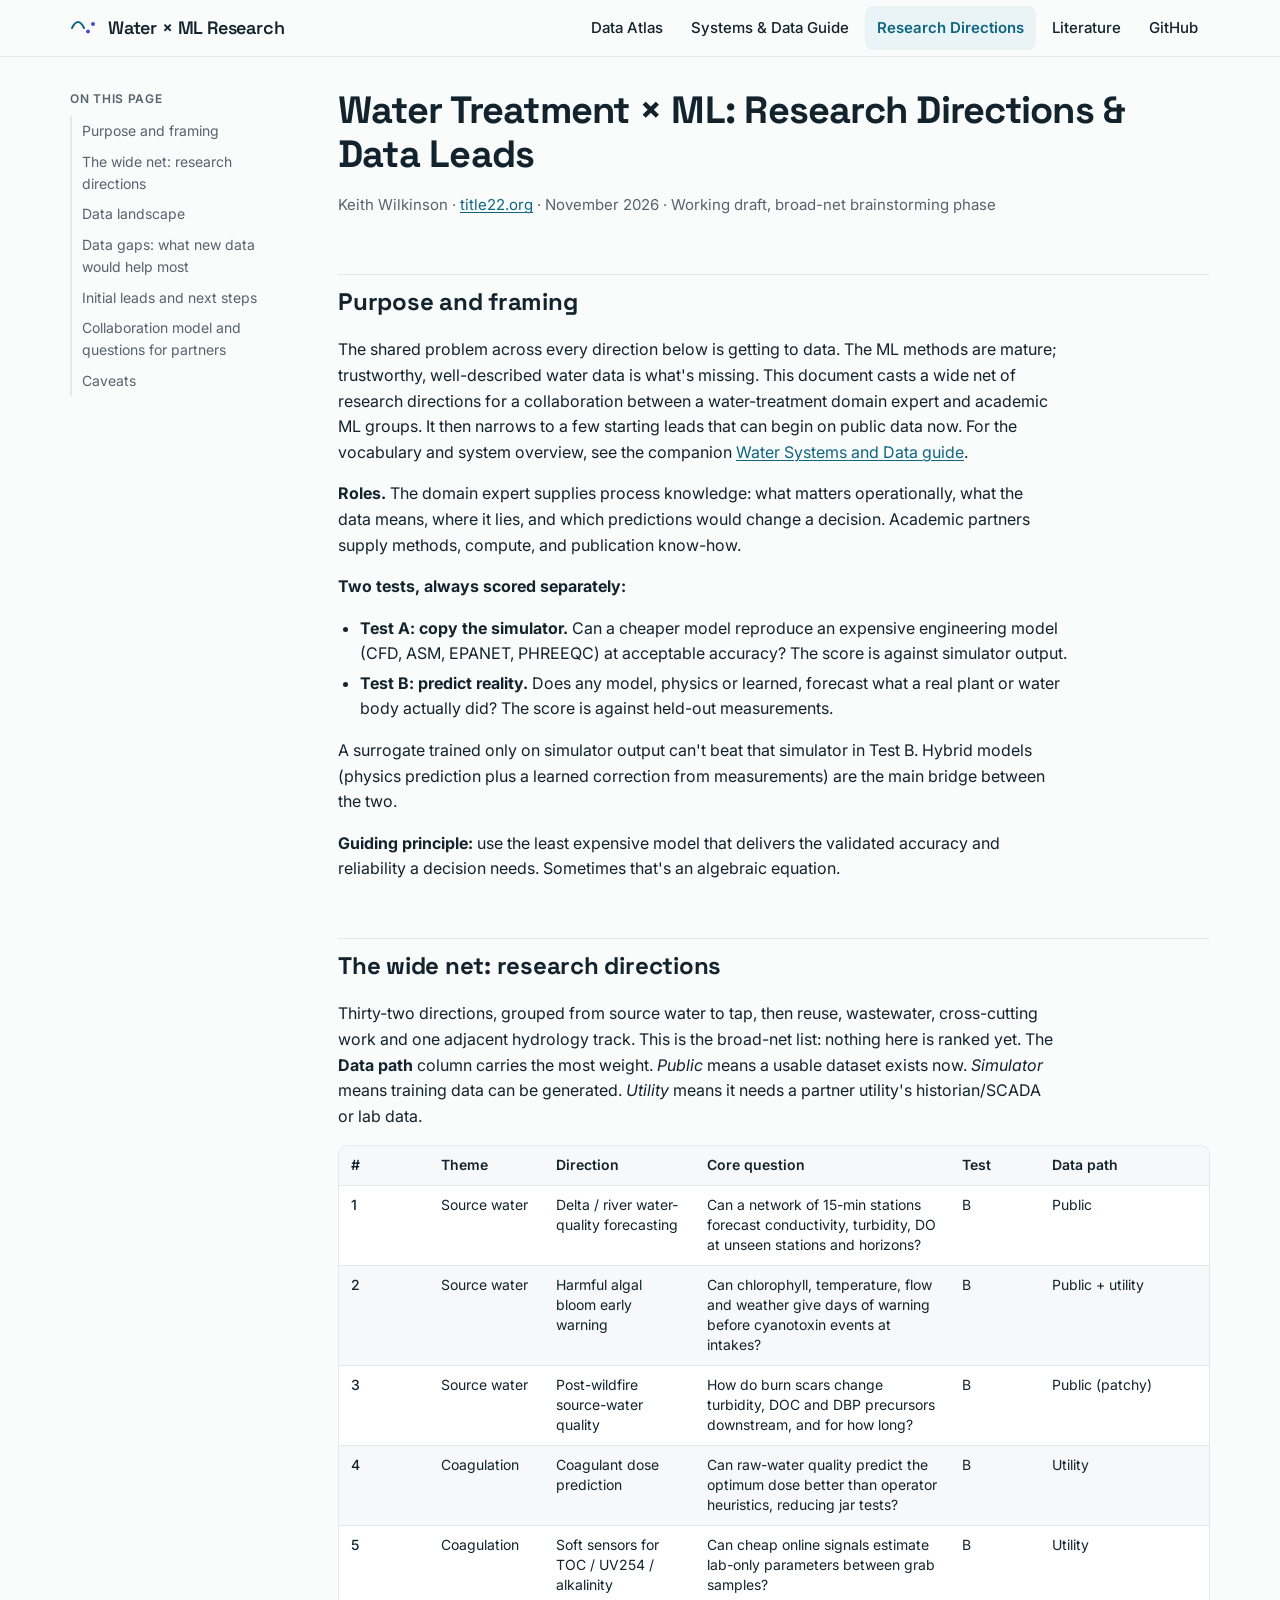
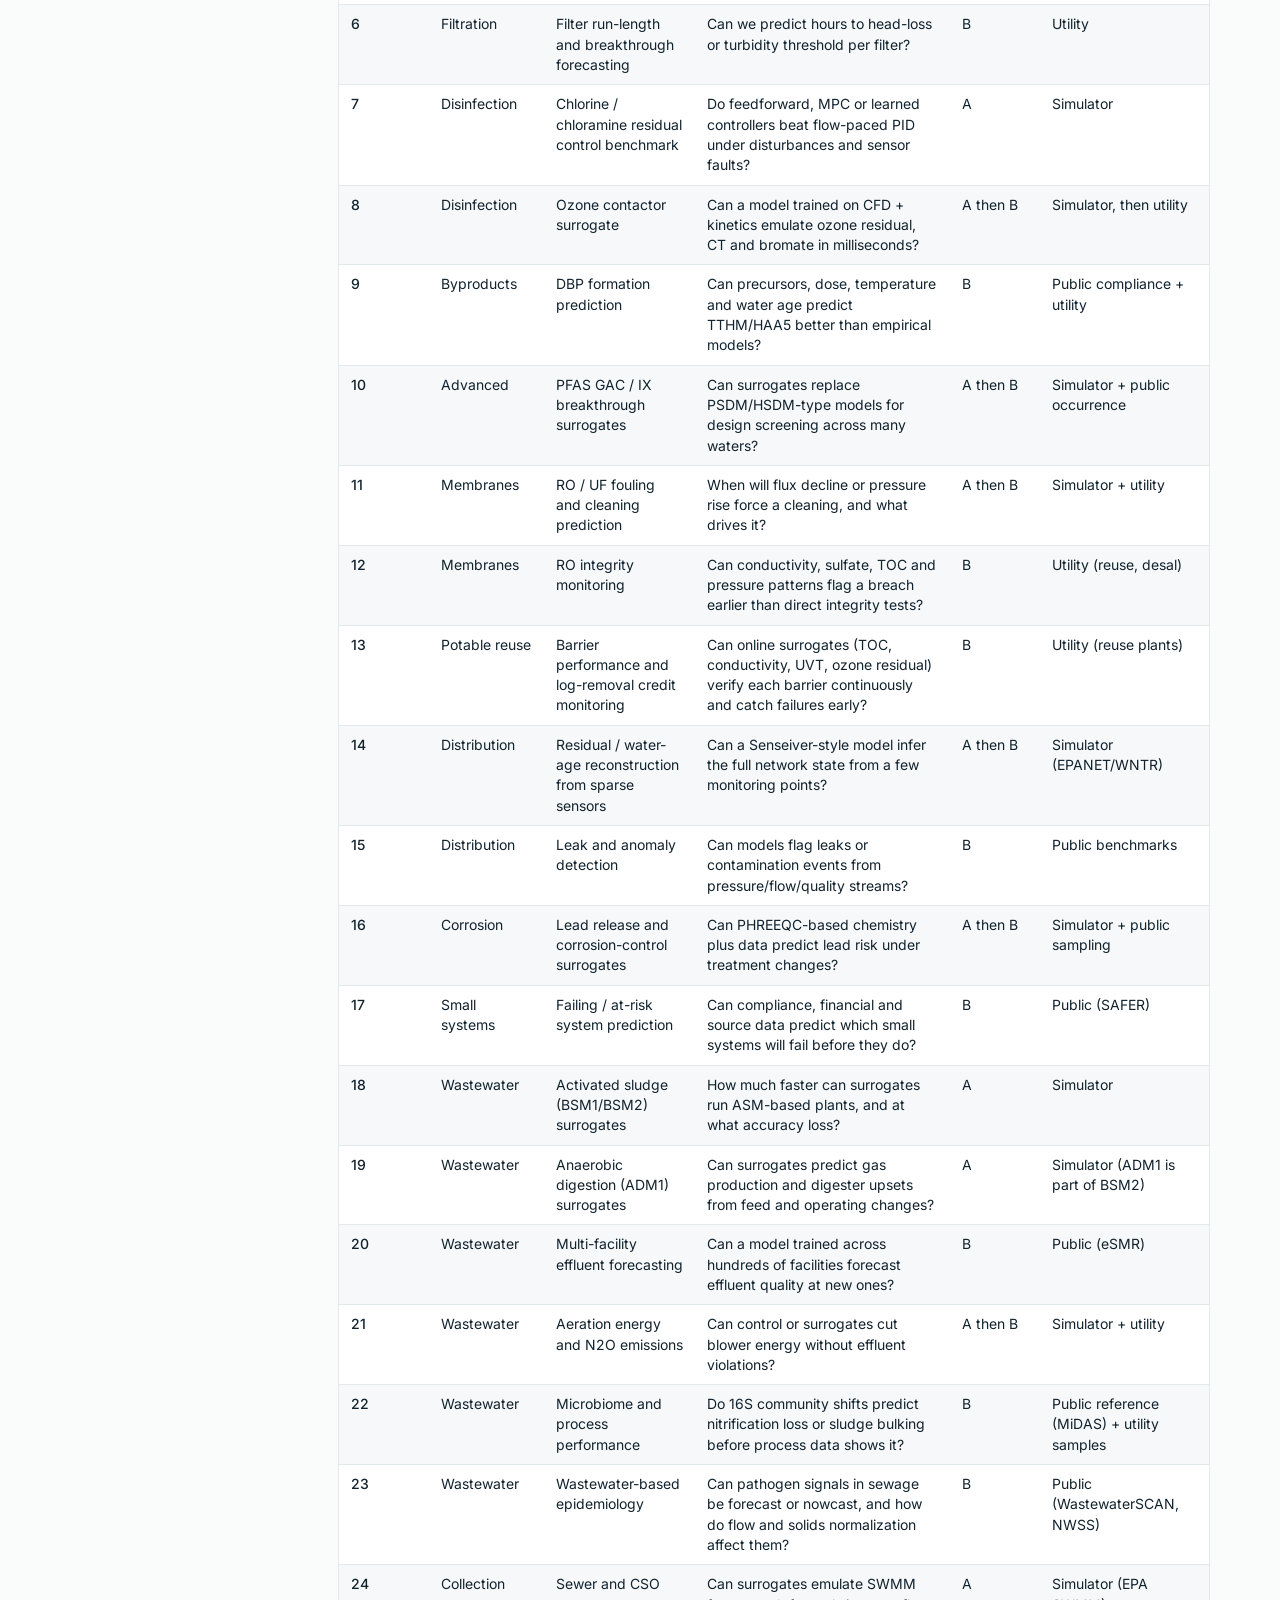
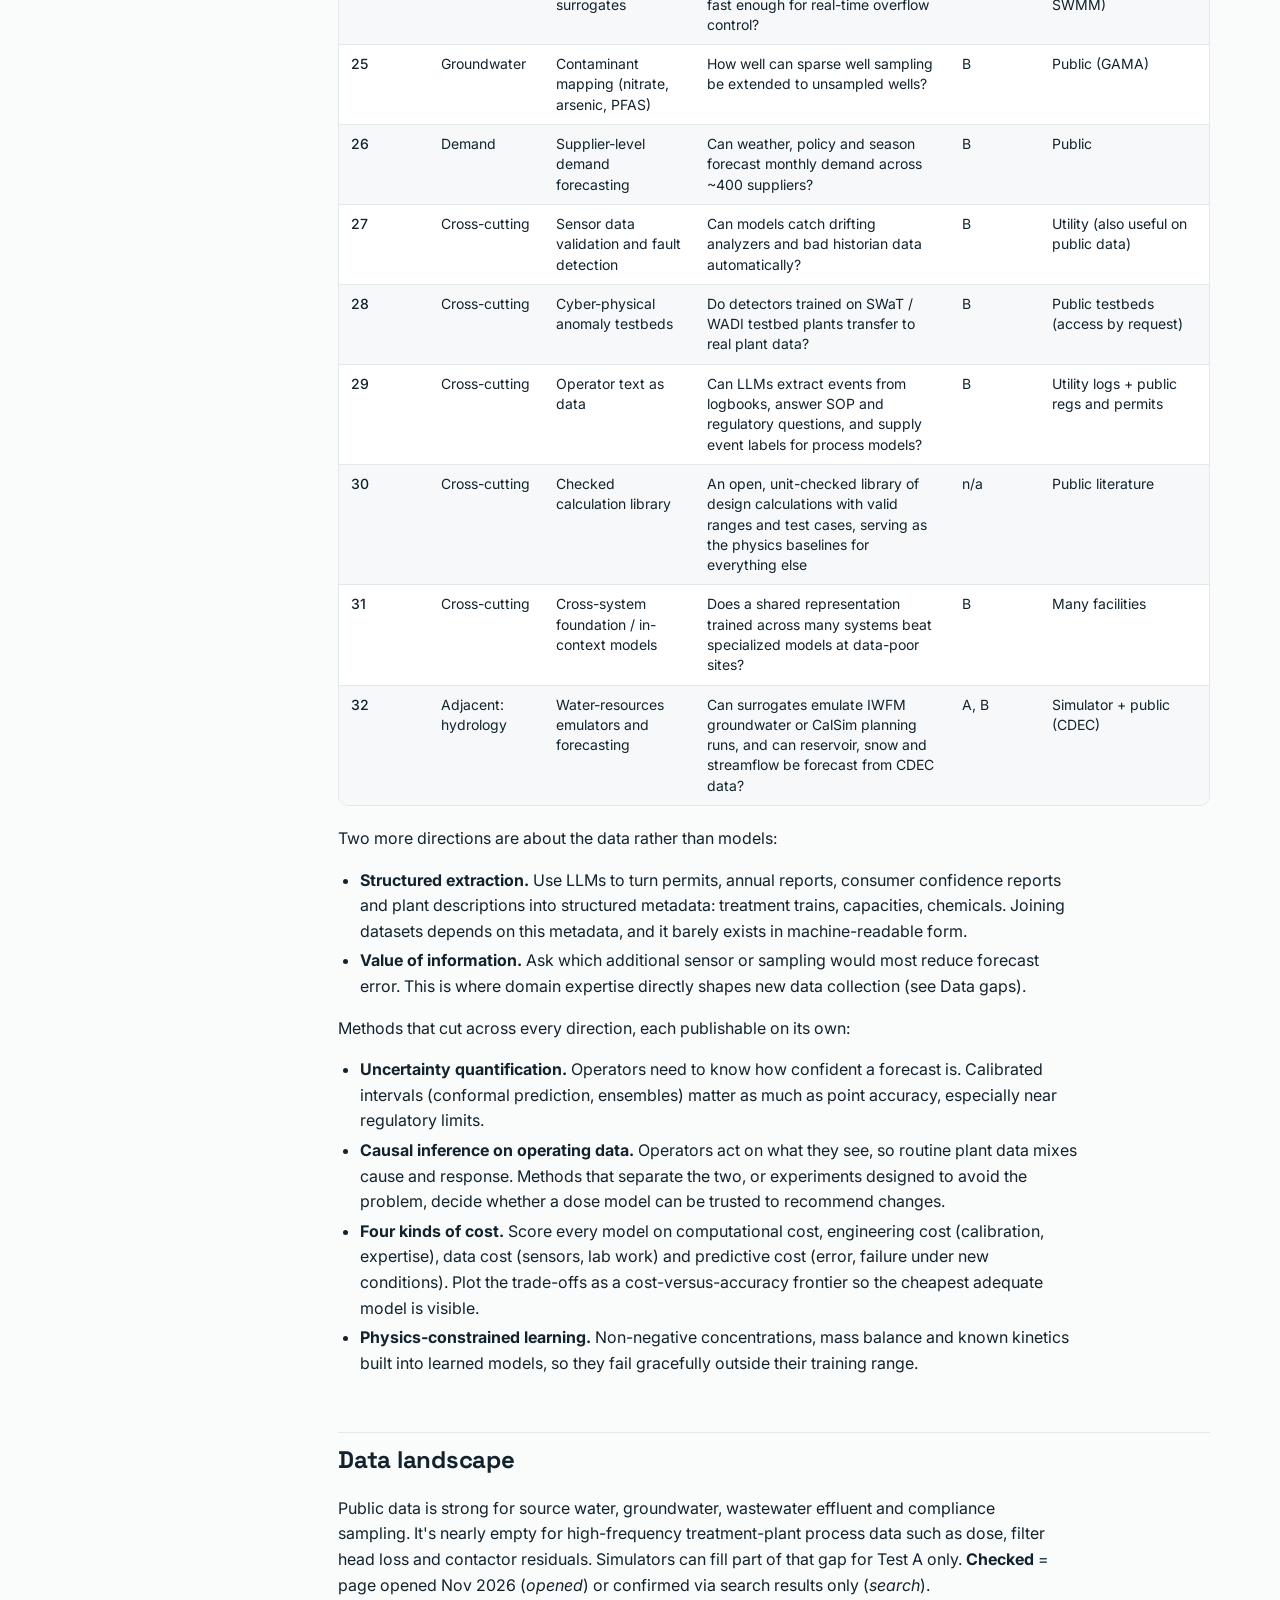
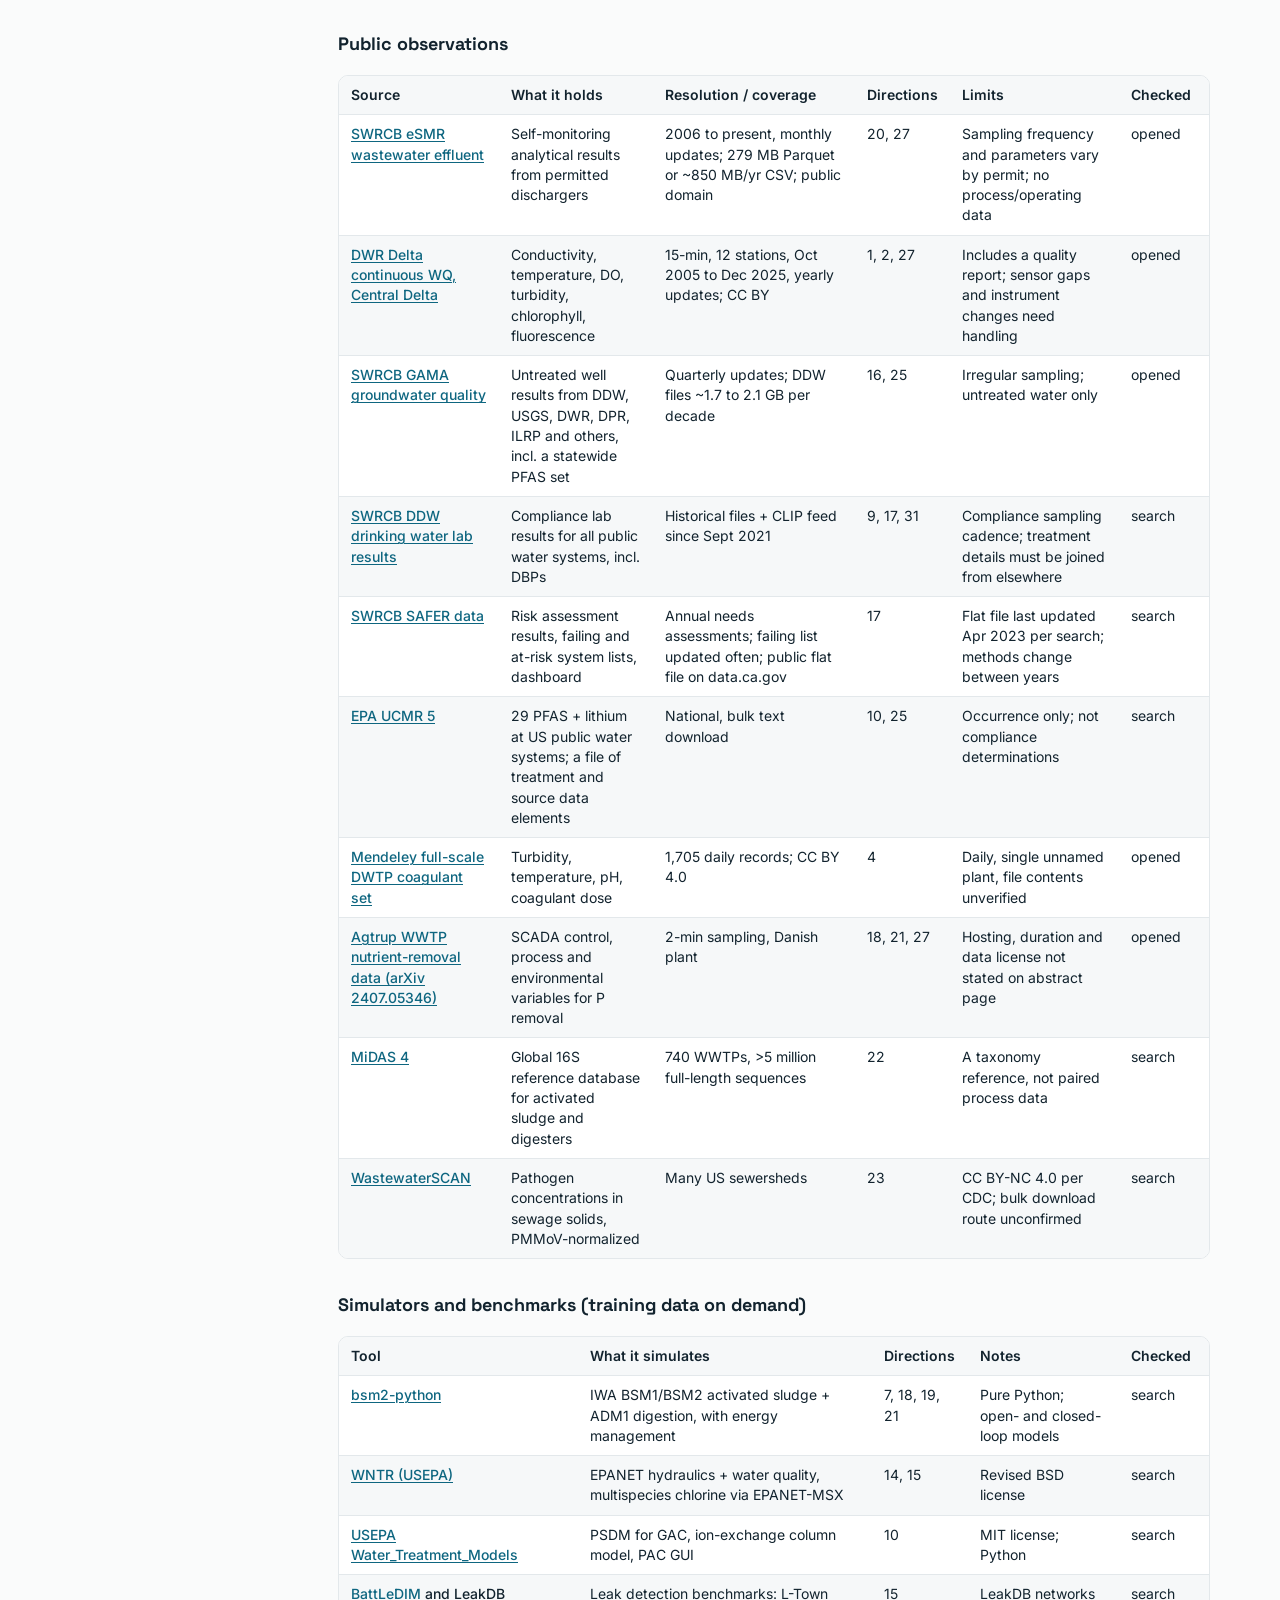
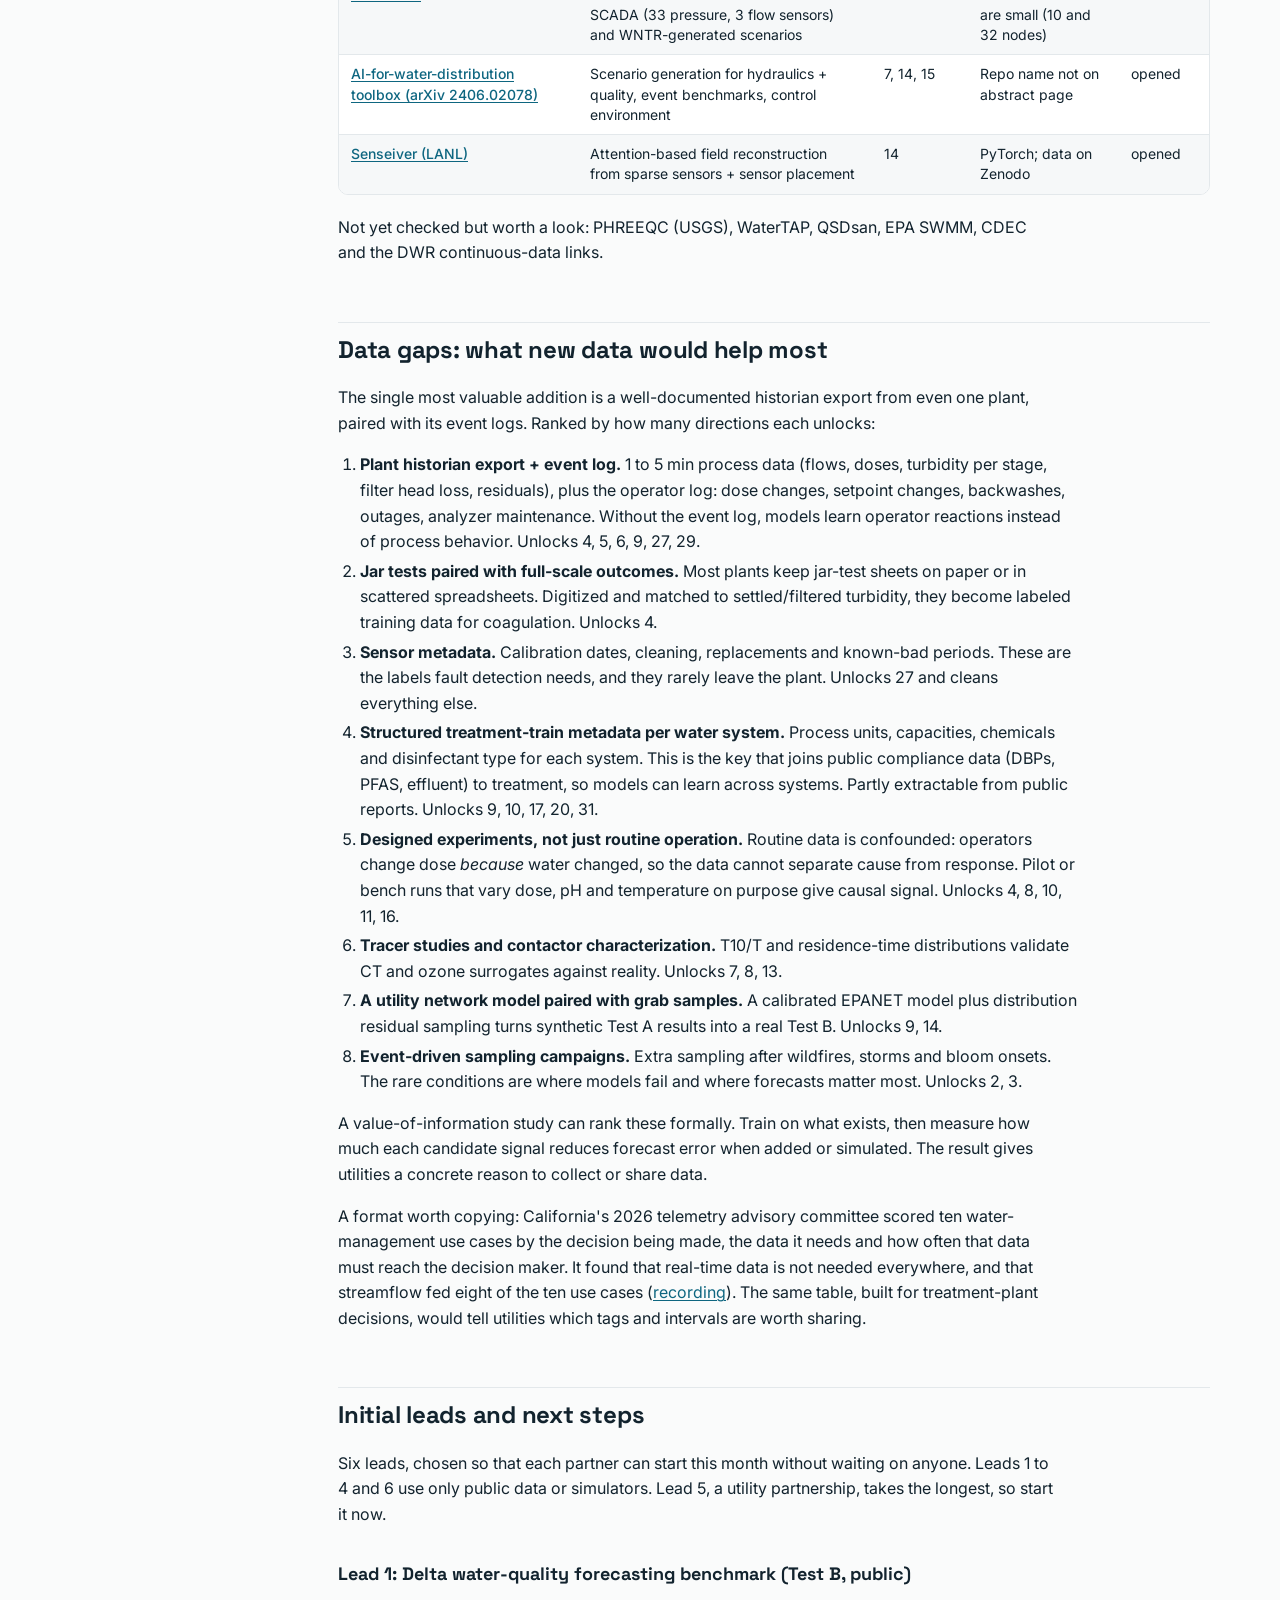
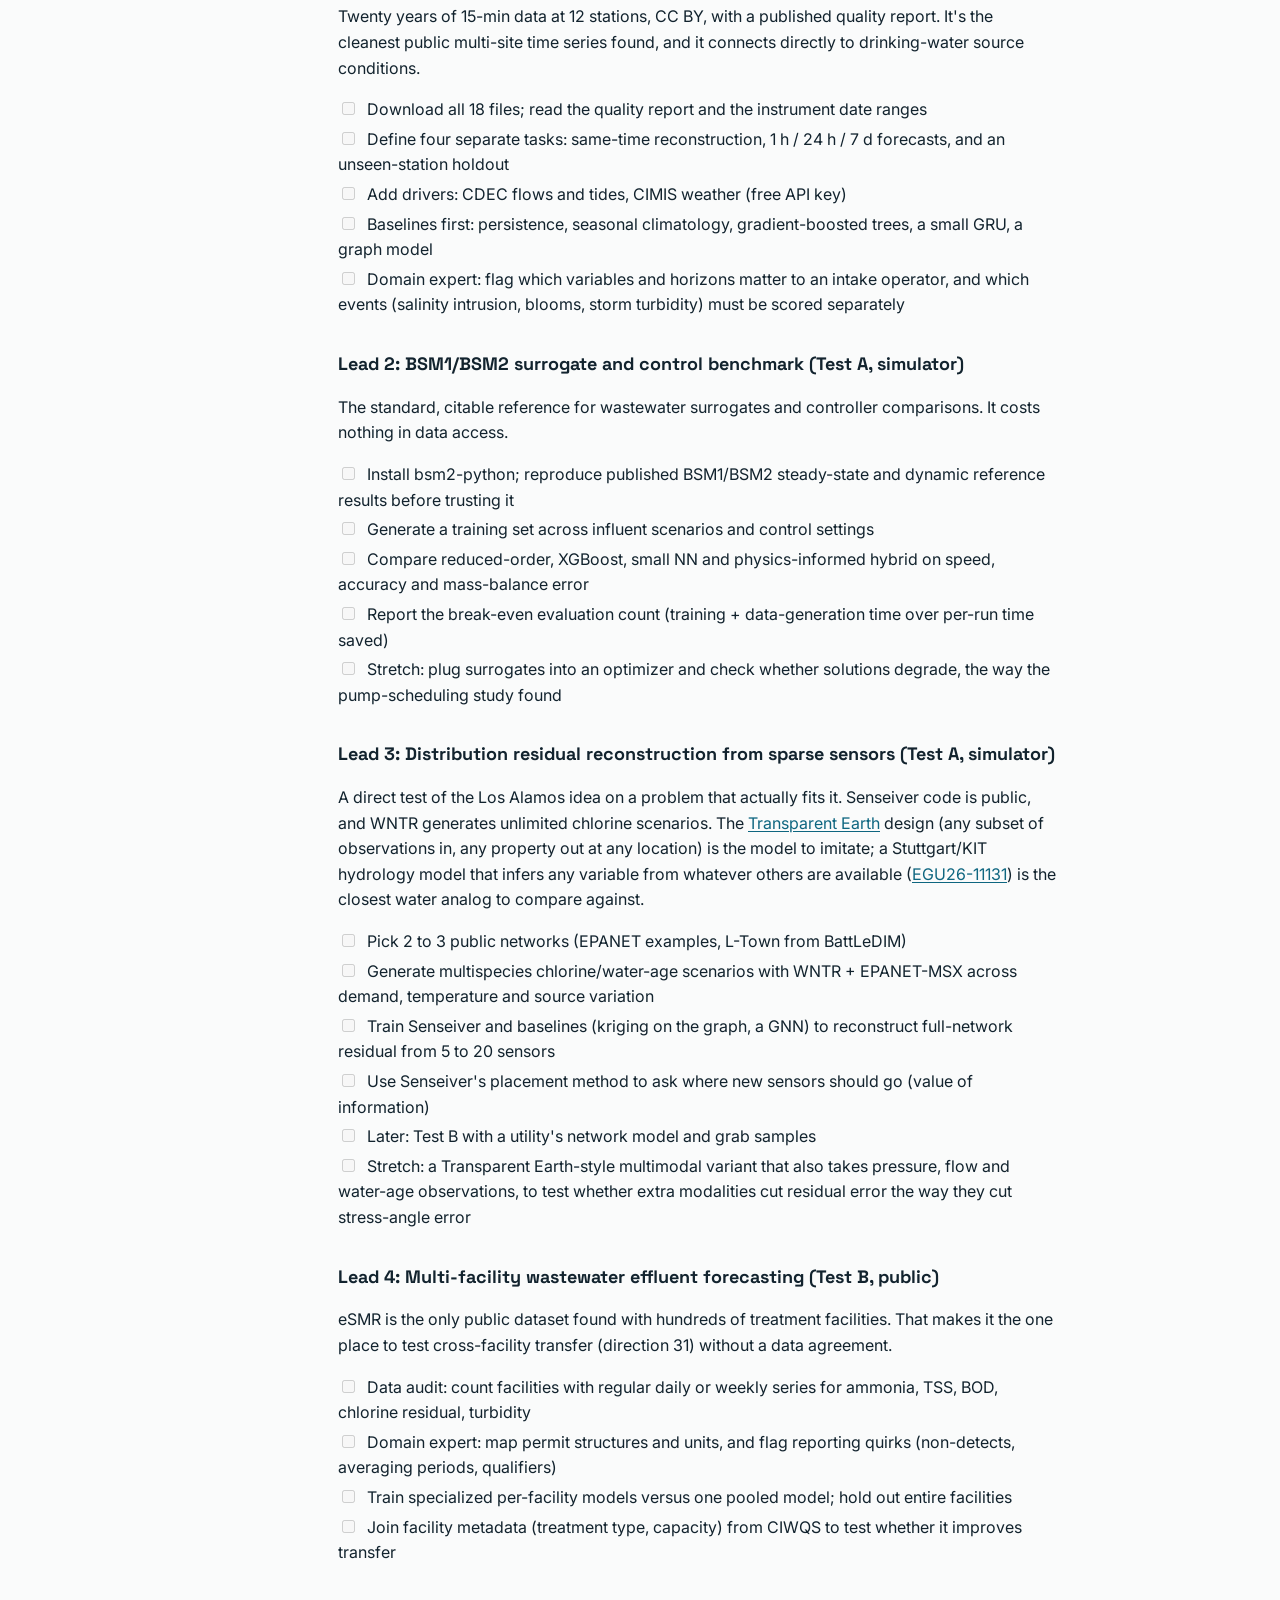
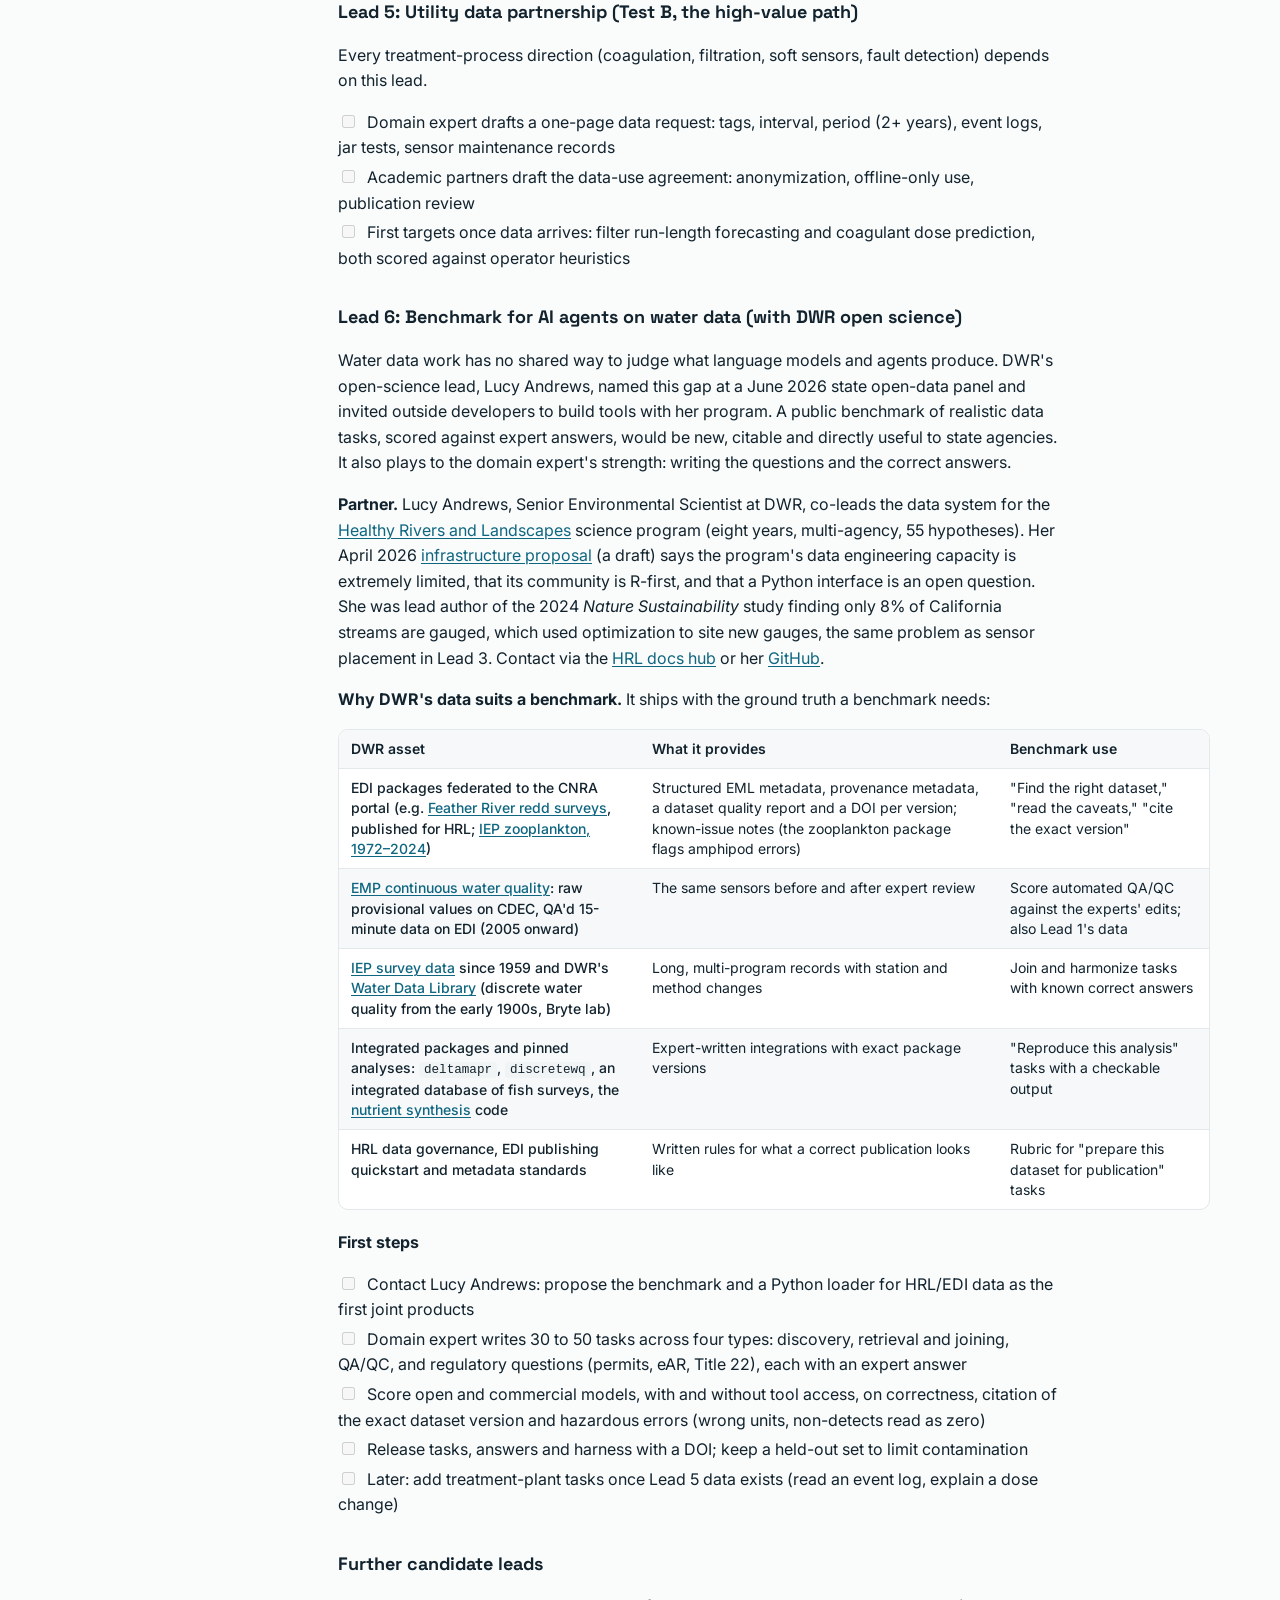
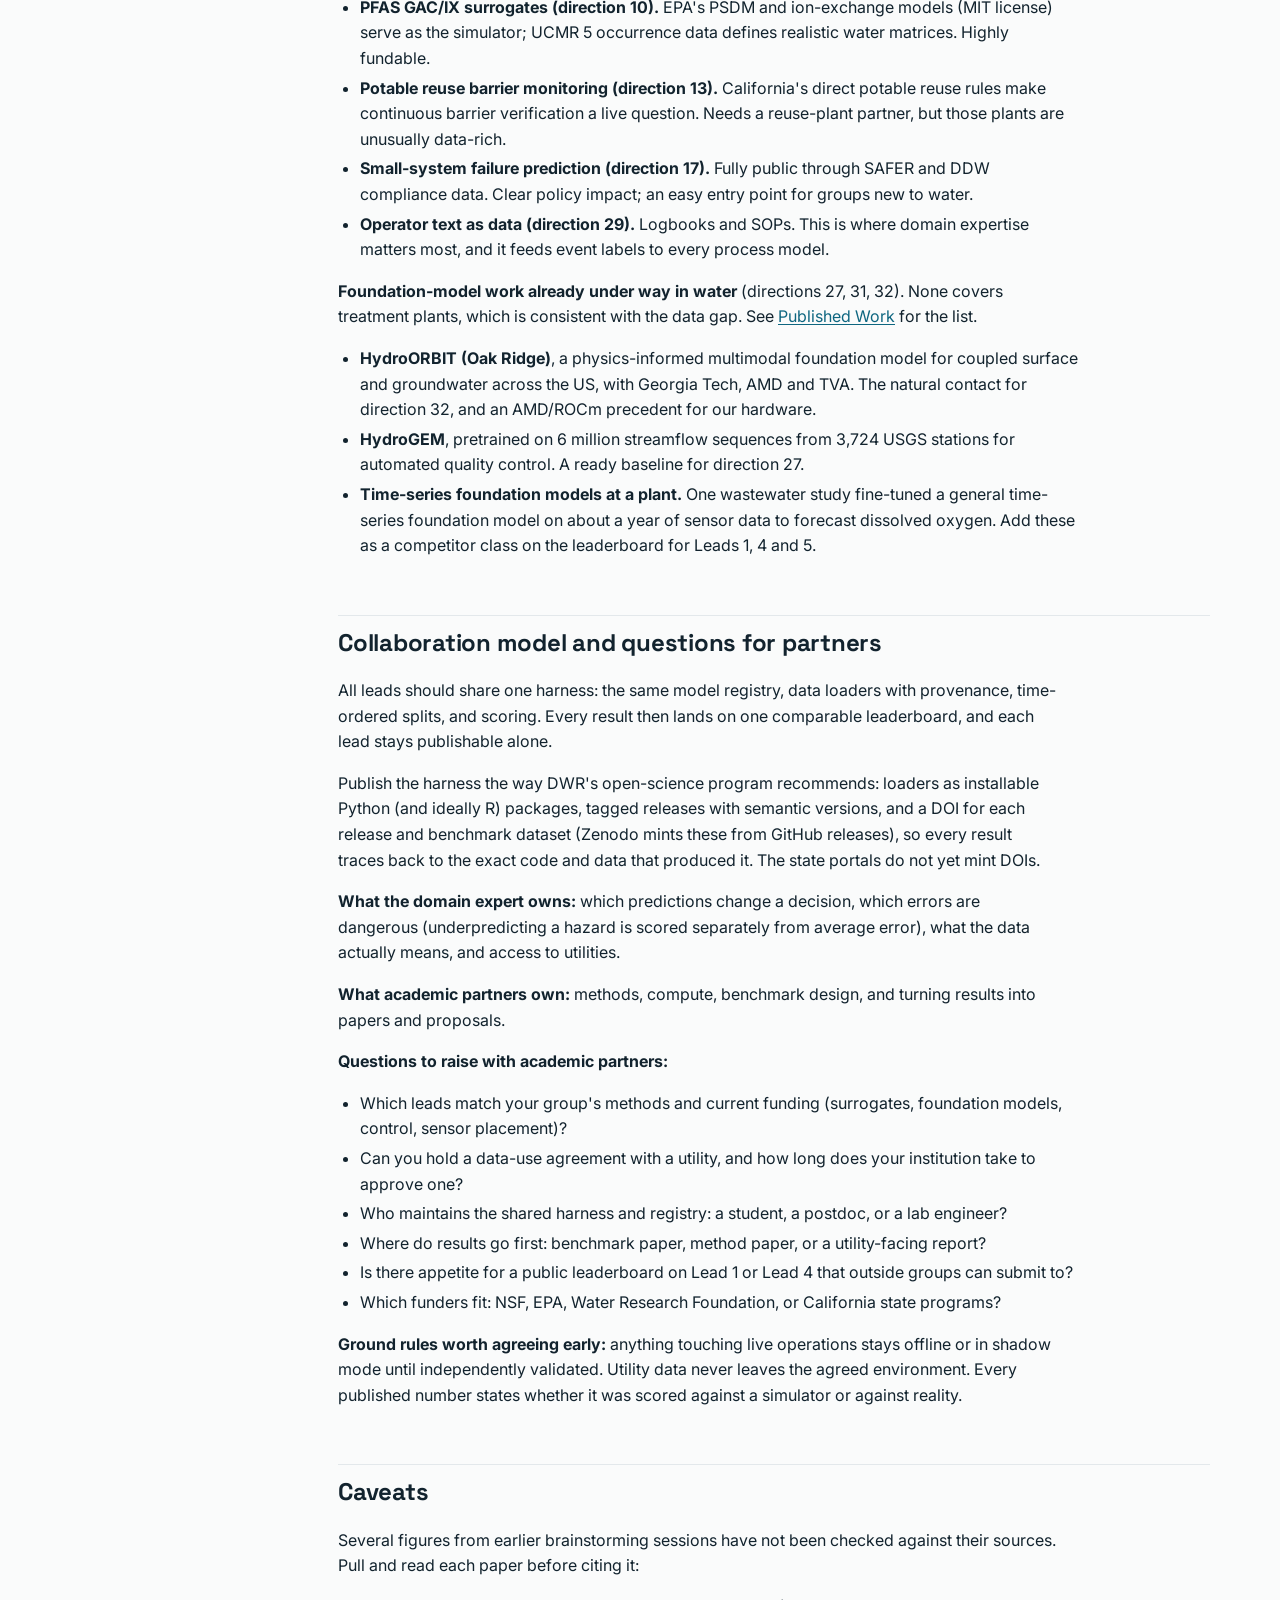
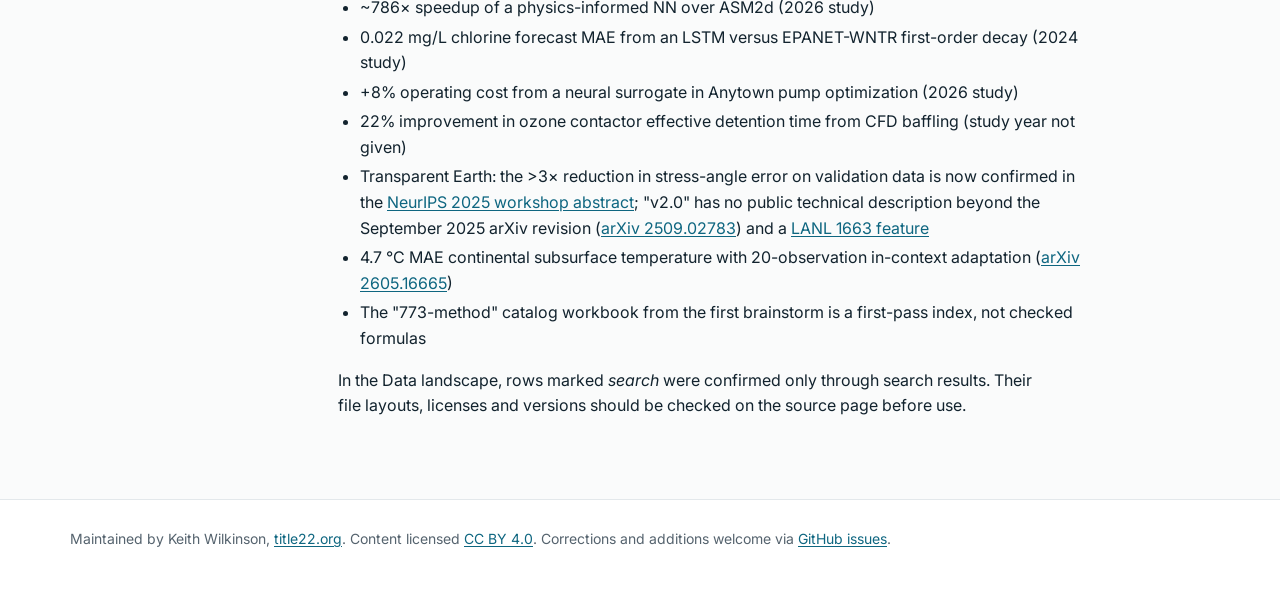
<file: research-directions.html>
<!doctype html>
<html lang="en">
<head>
<meta charset="utf-8">
<meta name="viewport" content="width=device-width, initial-scale=1">
<title>Water Treatment × ML: Research Directions &amp; Data Leads</title>
<meta name="description" content="The shared problem across every direction below is getting to data. The ML methods are mature; trustworthy, well-described water data is what&#x27;s missing. This document casts a wide net of research dire">
<link rel="preconnect" href="https://fonts.googleapis.com">
<link rel="preconnect" href="https://fonts.gstatic.com" crossorigin>
<link rel="stylesheet" href="https://fonts.googleapis.com/css2?family=Inter:wght@400;500;600&family=Space+Grotesk:wght@500;600&display=swap">
<link rel="stylesheet" href="assets/site.css">
</head>
<body>
<header class="site-header">
  <div class="wrap header-row">
    <a class="brand" href="index.html"><svg width="28" height="28" viewBox="0 0 28 28" aria-hidden="true"><path d="M2 14 C6 6, 10 6, 14 14" fill="none" stroke="var(--water)" stroke-width="2" stroke-linecap="round"/><circle cx="18" cy="17.5" r="2" fill="var(--ml)"/><circle cx="23" cy="10" r="2" fill="var(--ml)"/></svg><span>Water × ML Research</span></a>
    <nav class="nav" aria-label="Main"><a href="data-atlas.html">Data Atlas</a><a href="water-data-guide.html">Systems & Data Guide</a><a href="research-directions.html" class="active" aria-current="page">Research Directions</a><a href="literature.html">Literature</a><a href="https://github.com/boxwrench/water-ml-research">GitHub</a></nav>
  </div>
</header>
<div class="wrap layout">
<aside class="toc"><div class="toc-inner"><div class="toc-title">On this page</div><div class="toc">
<ul>
<li><a href="#water-treatment-ml-research-directions-data-leads">Water Treatment × ML: Research Directions &amp; Data Leads</a><ul>
<li><a href="#purpose-and-framing">Purpose and framing</a></li>
<li><a href="#the-wide-net-research-directions">The wide net: research directions</a></li>
<li><a href="#data-landscape">Data landscape</a></li>
<li><a href="#data-gaps-what-new-data-would-help-most">Data gaps: what new data would help most</a></li>
<li><a href="#initial-leads-and-next-steps">Initial leads and next steps</a></li>
<li><a href="#collaboration-model-and-questions-for-partners">Collaboration model and questions for partners</a></li>
<li><a href="#caveats">Caveats</a></li>
</ul>
</li>
</ul>
</div>
</div></aside>
<main class="content">
<h1 id="water-treatment-ml-research-directions-data-leads">Water Treatment × ML: Research Directions &amp; Data Leads</h1>
<p><em>Keith Wilkinson · <a href="https://title22.org" target="_blank" rel="noopener">title22.org</a> · November 2026 · Working draft, broad-net brainstorming phase</em></p>
<h2 id="purpose-and-framing">Purpose and framing</h2>
<p>The shared problem across every direction below is getting to data. The ML methods are mature; trustworthy, well-described water data is what's missing. This document casts a wide net of research directions for a collaboration between a water-treatment domain expert and academic ML groups. It then narrows to a few starting leads that can begin on public data now. For the vocabulary and system overview, see the companion <a href="water-data-guide.html">Water Systems and Data guide</a>.</p>
<p><strong>Roles.</strong> The domain expert supplies process knowledge: what matters operationally, what the data means, where it lies, and which predictions would change a decision. Academic partners supply methods, compute, and publication know-how.</p>
<p><strong>Two tests, always scored separately:</strong></p>
<ul>
<li><strong>Test A: copy the simulator.</strong> Can a cheaper model reproduce an expensive engineering model (CFD, ASM, EPANET, PHREEQC) at acceptable accuracy? The score is against simulator output.</li>
<li><strong>Test B: predict reality.</strong> Does any model, physics or learned, forecast what a real plant or water body actually did? The score is against held-out measurements.</li>
</ul>
<p>A surrogate trained only on simulator output can't beat that simulator in Test B. Hybrid models (physics prediction plus a learned correction from measurements) are the main bridge between the two.</p>
<p><strong>Guiding principle:</strong> use the least expensive model that delivers the validated accuracy and reliability a decision needs. Sometimes that's an algebraic equation.</p>
<h2 id="the-wide-net-research-directions">The wide net: research directions</h2>
<p>Thirty-two directions, grouped from source water to tap, then reuse, wastewater, cross-cutting work and one adjacent hydrology track. This is the broad-net list: nothing here is ranked yet. The <strong>Data path</strong> column carries the most weight. <em>Public</em> means a usable dataset exists now. <em>Simulator</em> means training data can be generated. <em>Utility</em> means it needs a partner utility's historian/SCADA or lab data.</p>
<div class="table-wrap"><table>
<thead>
<tr>
<th>#</th>
<th>Theme</th>
<th>Direction</th>
<th>Core question</th>
<th>Test</th>
<th>Data path</th>
</tr>
</thead>
<tbody>
<tr>
<td>1</td>
<td>Source water</td>
<td>Delta / river water-quality forecasting</td>
<td>Can a network of 15-min stations forecast conductivity, turbidity, DO at unseen stations and horizons?</td>
<td>B</td>
<td>Public</td>
</tr>
<tr>
<td>2</td>
<td>Source water</td>
<td>Harmful algal bloom early warning</td>
<td>Can chlorophyll, temperature, flow and weather give days of warning before cyanotoxin events at intakes?</td>
<td>B</td>
<td>Public + utility</td>
</tr>
<tr>
<td>3</td>
<td>Source water</td>
<td>Post-wildfire source-water quality</td>
<td>How do burn scars change turbidity, DOC and DBP precursors downstream, and for how long?</td>
<td>B</td>
<td>Public (patchy)</td>
</tr>
<tr>
<td>4</td>
<td>Coagulation</td>
<td>Coagulant dose prediction</td>
<td>Can raw-water quality predict the optimum dose better than operator heuristics, reducing jar tests?</td>
<td>B</td>
<td>Utility</td>
</tr>
<tr>
<td>5</td>
<td>Coagulation</td>
<td>Soft sensors for TOC / UV254 / alkalinity</td>
<td>Can cheap online signals estimate lab-only parameters between grab samples?</td>
<td>B</td>
<td>Utility</td>
</tr>
<tr>
<td>6</td>
<td>Filtration</td>
<td>Filter run-length and breakthrough forecasting</td>
<td>Can we predict hours to head-loss or turbidity threshold per filter?</td>
<td>B</td>
<td>Utility</td>
</tr>
<tr>
<td>7</td>
<td>Disinfection</td>
<td>Chlorine / chloramine residual control benchmark</td>
<td>Do feedforward, MPC or learned controllers beat flow-paced PID under disturbances and sensor faults?</td>
<td>A</td>
<td>Simulator</td>
</tr>
<tr>
<td>8</td>
<td>Disinfection</td>
<td>Ozone contactor surrogate</td>
<td>Can a model trained on CFD + kinetics emulate ozone residual, CT and bromate in milliseconds?</td>
<td>A then B</td>
<td>Simulator, then utility</td>
</tr>
<tr>
<td>9</td>
<td>Byproducts</td>
<td>DBP formation prediction</td>
<td>Can precursors, dose, temperature and water age predict TTHM/HAA5 better than empirical models?</td>
<td>B</td>
<td>Public compliance + utility</td>
</tr>
<tr>
<td>10</td>
<td>Advanced</td>
<td>PFAS GAC / IX breakthrough surrogates</td>
<td>Can surrogates replace PSDM/HSDM-type models for design screening across many waters?</td>
<td>A then B</td>
<td>Simulator + public occurrence</td>
</tr>
<tr>
<td>11</td>
<td>Membranes</td>
<td>RO / UF fouling and cleaning prediction</td>
<td>When will flux decline or pressure rise force a cleaning, and what drives it?</td>
<td>A then B</td>
<td>Simulator + utility</td>
</tr>
<tr>
<td>12</td>
<td>Membranes</td>
<td>RO integrity monitoring</td>
<td>Can conductivity, sulfate, TOC and pressure patterns flag a breach earlier than direct integrity tests?</td>
<td>B</td>
<td>Utility (reuse, desal)</td>
</tr>
<tr>
<td>13</td>
<td>Potable reuse</td>
<td>Barrier performance and log-removal credit monitoring</td>
<td>Can online surrogates (TOC, conductivity, UVT, ozone residual) verify each barrier continuously and catch failures early?</td>
<td>B</td>
<td>Utility (reuse plants)</td>
</tr>
<tr>
<td>14</td>
<td>Distribution</td>
<td>Residual / water-age reconstruction from sparse sensors</td>
<td>Can a Senseiver-style model infer the full network state from a few monitoring points?</td>
<td>A then B</td>
<td>Simulator (EPANET/WNTR)</td>
</tr>
<tr>
<td>15</td>
<td>Distribution</td>
<td>Leak and anomaly detection</td>
<td>Can models flag leaks or contamination events from pressure/flow/quality streams?</td>
<td>B</td>
<td>Public benchmarks</td>
</tr>
<tr>
<td>16</td>
<td>Corrosion</td>
<td>Lead release and corrosion-control surrogates</td>
<td>Can PHREEQC-based chemistry plus data predict lead risk under treatment changes?</td>
<td>A then B</td>
<td>Simulator + public sampling</td>
</tr>
<tr>
<td>17</td>
<td>Small systems</td>
<td>Failing / at-risk system prediction</td>
<td>Can compliance, financial and source data predict which small systems will fail before they do?</td>
<td>B</td>
<td>Public (SAFER)</td>
</tr>
<tr>
<td>18</td>
<td>Wastewater</td>
<td>Activated sludge (BSM1/BSM2) surrogates</td>
<td>How much faster can surrogates run ASM-based plants, and at what accuracy loss?</td>
<td>A</td>
<td>Simulator</td>
</tr>
<tr>
<td>19</td>
<td>Wastewater</td>
<td>Anaerobic digestion (ADM1) surrogates</td>
<td>Can surrogates predict gas production and digester upsets from feed and operating changes?</td>
<td>A</td>
<td>Simulator (ADM1 is part of BSM2)</td>
</tr>
<tr>
<td>20</td>
<td>Wastewater</td>
<td>Multi-facility effluent forecasting</td>
<td>Can a model trained across hundreds of facilities forecast effluent quality at new ones?</td>
<td>B</td>
<td>Public (eSMR)</td>
</tr>
<tr>
<td>21</td>
<td>Wastewater</td>
<td>Aeration energy and N2O emissions</td>
<td>Can control or surrogates cut blower energy without effluent violations?</td>
<td>A then B</td>
<td>Simulator + utility</td>
</tr>
<tr>
<td>22</td>
<td>Wastewater</td>
<td>Microbiome and process performance</td>
<td>Do 16S community shifts predict nitrification loss or sludge bulking before process data shows it?</td>
<td>B</td>
<td>Public reference (MiDAS) + utility samples</td>
</tr>
<tr>
<td>23</td>
<td>Wastewater</td>
<td>Wastewater-based epidemiology</td>
<td>Can pathogen signals in sewage be forecast or nowcast, and how do flow and solids normalization affect them?</td>
<td>B</td>
<td>Public (WastewaterSCAN, NWSS)</td>
</tr>
<tr>
<td>24</td>
<td>Collection</td>
<td>Sewer and CSO surrogates</td>
<td>Can surrogates emulate SWMM fast enough for real-time overflow control?</td>
<td>A</td>
<td>Simulator (EPA SWMM)</td>
</tr>
<tr>
<td>25</td>
<td>Groundwater</td>
<td>Contaminant mapping (nitrate, arsenic, PFAS)</td>
<td>How well can sparse well sampling be extended to unsampled wells?</td>
<td>B</td>
<td>Public (GAMA)</td>
</tr>
<tr>
<td>26</td>
<td>Demand</td>
<td>Supplier-level demand forecasting</td>
<td>Can weather, policy and season forecast monthly demand across ~400 suppliers?</td>
<td>B</td>
<td>Public</td>
</tr>
<tr>
<td>27</td>
<td>Cross-cutting</td>
<td>Sensor data validation and fault detection</td>
<td>Can models catch drifting analyzers and bad historian data automatically?</td>
<td>B</td>
<td>Utility (also useful on public data)</td>
</tr>
<tr>
<td>28</td>
<td>Cross-cutting</td>
<td>Cyber-physical anomaly testbeds</td>
<td>Do detectors trained on SWaT / WADI testbed plants transfer to real plant data?</td>
<td>B</td>
<td>Public testbeds (access by request)</td>
</tr>
<tr>
<td>29</td>
<td>Cross-cutting</td>
<td>Operator text as data</td>
<td>Can LLMs extract events from logbooks, answer SOP and regulatory questions, and supply event labels for process models?</td>
<td>B</td>
<td>Utility logs + public regs and permits</td>
</tr>
<tr>
<td>30</td>
<td>Cross-cutting</td>
<td>Checked calculation library</td>
<td>An open, unit-checked library of design calculations with valid ranges and test cases, serving as the physics baselines for everything else</td>
<td>n/a</td>
<td>Public literature</td>
</tr>
<tr>
<td>31</td>
<td>Cross-cutting</td>
<td>Cross-system foundation / in-context models</td>
<td>Does a shared representation trained across many systems beat specialized models at data-poor sites?</td>
<td>B</td>
<td>Many facilities</td>
</tr>
<tr>
<td>32</td>
<td>Adjacent: hydrology</td>
<td>Water-resources emulators and forecasting</td>
<td>Can surrogates emulate IWFM groundwater or CalSim planning runs, and can reservoir, snow and streamflow be forecast from CDEC data?</td>
<td>A, B</td>
<td>Simulator + public (CDEC)</td>
</tr>
</tbody>
</table></div>
<p>Two more directions are about the data rather than models:</p>
<ul>
<li><strong>Structured extraction.</strong> Use LLMs to turn permits, annual reports, consumer confidence reports and plant descriptions into structured metadata: treatment trains, capacities, chemicals. Joining datasets depends on this metadata, and it barely exists in machine-readable form.</li>
<li><strong>Value of information.</strong> Ask which additional sensor or sampling would most reduce forecast error. This is where domain expertise directly shapes new data collection (see Data gaps).</li>
</ul>
<p>Methods that cut across every direction, each publishable on its own:</p>
<ul>
<li><strong>Uncertainty quantification.</strong> Operators need to know how confident a forecast is. Calibrated intervals (conformal prediction, ensembles) matter as much as point accuracy, especially near regulatory limits.</li>
<li><strong>Causal inference on operating data.</strong> Operators act on what they see, so routine plant data mixes cause and response. Methods that separate the two, or experiments designed to avoid the problem, decide whether a dose model can be trusted to recommend changes.</li>
<li><strong>Four kinds of cost.</strong> Score every model on computational cost, engineering cost (calibration, expertise), data cost (sensors, lab work) and predictive cost (error, failure under new conditions). Plot the trade-offs as a cost-versus-accuracy frontier so the cheapest adequate model is visible.</li>
<li><strong>Physics-constrained learning.</strong> Non-negative concentrations, mass balance and known kinetics built into learned models, so they fail gracefully outside their training range.</li>
</ul>
<h2 id="data-landscape">Data landscape</h2>
<p>Public data is strong for source water, groundwater, wastewater effluent and compliance sampling. It's nearly empty for high-frequency treatment-plant process data such as dose, filter head loss and contactor residuals. Simulators can fill part of that gap for Test A only. <strong>Checked</strong> = page opened Nov 2026 (<em>opened</em>) or confirmed via search results only (<em>search</em>).</p>
<h3 id="public-observations">Public observations</h3>
<div class="table-wrap"><table>
<thead>
<tr>
<th>Source</th>
<th>What it holds</th>
<th>Resolution / coverage</th>
<th>Directions</th>
<th>Limits</th>
<th>Checked</th>
</tr>
</thead>
<tbody>
<tr>
<td><a href="https://publish.data.ca.gov/dataset/water-quality-effluent-electronic-self-monitoring-report-esmr-data" target="_blank" rel="noopener">SWRCB eSMR wastewater effluent</a></td>
<td>Self-monitoring analytical results from permitted dischargers</td>
<td>2006 to present, monthly updates; 279 MB Parquet or ~850 MB/yr CSV; public domain</td>
<td>20, 27</td>
<td>Sampling frequency and parameters vary by permit; no process/operating data</td>
<td>opened</td>
</tr>
<tr>
<td><a href="https://publish.data.ca.gov/dataset/sacramento-san-joaquin-bay-delta-continuous-15-minute-water-quality-monitoring-central-delta-re" target="_blank" rel="noopener">DWR Delta continuous WQ, Central Delta</a></td>
<td>Conductivity, temperature, DO, turbidity, chlorophyll, fluorescence</td>
<td>15-min, 12 stations, Oct 2005 to Dec 2025, yearly updates; CC BY</td>
<td>1, 2, 27</td>
<td>Includes a quality report; sensor gaps and instrument changes need handling</td>
<td>opened</td>
</tr>
<tr>
<td><a href="https://data.ca.gov/@california-state-water-resources-control-board/ground-water-water-quality-results" target="_blank" rel="noopener">SWRCB GAMA groundwater quality</a></td>
<td>Untreated well results from DDW, USGS, DWR, DPR, ILRP and others, incl. a statewide PFAS set</td>
<td>Quarterly updates; DDW files ~1.7 to 2.1 GB per decade</td>
<td>16, 25</td>
<td>Irregular sampling; untreated water only</td>
<td>opened</td>
</tr>
<tr>
<td><a href="https://waterboards.ca.gov/drinking_water/certlic/drinkingwater/EDTlibrary.html" target="_blank" rel="noopener">SWRCB DDW drinking water lab results</a></td>
<td>Compliance lab results for all public water systems, incl. DBPs</td>
<td>Historical files + CLIP feed since Sept 2021</td>
<td>9, 17, 31</td>
<td>Compliance sampling cadence; treatment details must be joined from elsewhere</td>
<td>search</td>
</tr>
<tr>
<td><a href="https://www.waterboards.ca.gov/safer/safer_data.html" target="_blank" rel="noopener">SWRCB SAFER data</a></td>
<td>Risk assessment results, failing and at-risk system lists, dashboard</td>
<td>Annual needs assessments; failing list updated often; public flat file on data.ca.gov</td>
<td>17</td>
<td>Flat file last updated Apr 2023 per search; methods change between years</td>
<td>search</td>
</tr>
<tr>
<td><a href="https://www.epa.gov/dwucmr/fifth-unregulated-contaminant-monitoring-rule-data-finder" target="_blank" rel="noopener">EPA UCMR 5</a></td>
<td>29 PFAS + lithium at US public water systems; a file of treatment and source data elements</td>
<td>National, bulk text download</td>
<td>10, 25</td>
<td>Occurrence only; not compliance determinations</td>
<td>search</td>
</tr>
<tr>
<td><a href="https://data.mendeley.com/datasets/bjcs3rsfph/1" target="_blank" rel="noopener">Mendeley full-scale DWTP coagulant set</a></td>
<td>Turbidity, temperature, pH, coagulant dose</td>
<td>1,705 daily records; CC BY 4.0</td>
<td>4</td>
<td>Daily, single unnamed plant, file contents unverified</td>
<td>opened</td>
</tr>
<tr>
<td><a href="https://arxiv.org/abs/2407.05346" target="_blank" rel="noopener">Agtrup WWTP nutrient-removal data (arXiv 2407.05346)</a></td>
<td>SCADA control, process and environmental variables for P removal</td>
<td>2-min sampling, Danish plant</td>
<td>18, 21, 27</td>
<td>Hosting, duration and data license not stated on abstract page</td>
<td>opened</td>
</tr>
<tr>
<td><a href="https://www.ncbi.nlm.nih.gov/pmc/articles/PMC8989995/" target="_blank" rel="noopener">MiDAS 4</a></td>
<td>Global 16S reference database for activated sludge and digesters</td>
<td>740 WWTPs, &gt;5 million full-length sequences</td>
<td>22</td>
<td>A taxonomy reference, not paired process data</td>
<td>search</td>
</tr>
<tr>
<td><a href="https://data.wastewaterscan.org/about" target="_blank" rel="noopener">WastewaterSCAN</a></td>
<td>Pathogen concentrations in sewage solids, PMMoV-normalized</td>
<td>Many US sewersheds</td>
<td>23</td>
<td>CC BY-NC 4.0 per CDC; bulk download route unconfirmed</td>
<td>search</td>
</tr>
</tbody>
</table></div>
<h3 id="simulators-and-benchmarks-training-data-on-demand">Simulators and benchmarks (training data on demand)</h3>
<div class="table-wrap"><table>
<thead>
<tr>
<th>Tool</th>
<th>What it simulates</th>
<th>Directions</th>
<th>Notes</th>
<th>Checked</th>
</tr>
</thead>
<tbody>
<tr>
<td><a href="https://pypi.org/project/bsm2-python/" target="_blank" rel="noopener">bsm2-python</a></td>
<td>IWA BSM1/BSM2 activated sludge + ADM1 digestion, with energy management</td>
<td>7, 18, 19, 21</td>
<td>Pure Python; open- and closed-loop models</td>
<td>search</td>
</tr>
<tr>
<td><a href="https://github.com/usepa/wntr" target="_blank" rel="noopener">WNTR (USEPA)</a></td>
<td>EPANET hydraulics + water quality, multispecies chlorine via EPANET-MSX</td>
<td>14, 15</td>
<td>Revised BSD license</td>
<td>search</td>
</tr>
<tr>
<td><a href="https://www.github.com/USEPA/Water_Treatment_Models" target="_blank" rel="noopener">USEPA Water_Treatment_Models</a></td>
<td>PSDM for GAC, ion-exchange column model, PAC GUI</td>
<td>10</td>
<td>MIT license; Python</td>
<td>search</td>
</tr>
<tr>
<td><a href="https://zenodo.org/record/4017658" target="_blank" rel="noopener">BattLeDIM</a> and LeakDB</td>
<td>Leak detection benchmarks: L-Town SCADA (33 pressure, 3 flow sensors) and WNTR-generated scenarios</td>
<td>15</td>
<td>LeakDB networks are small (10 and 32 nodes)</td>
<td>search</td>
</tr>
<tr>
<td><a href="https://arxiv.org/abs/2406.02078" target="_blank" rel="noopener">AI-for-water-distribution toolbox (arXiv 2406.02078)</a></td>
<td>Scenario generation for hydraulics + quality, event benchmarks, control environment</td>
<td>7, 14, 15</td>
<td>Repo name not on abstract page</td>
<td>opened</td>
</tr>
<tr>
<td><a href="https://github.com/OrchardLANL/Senseiver" target="_blank" rel="noopener">Senseiver (LANL)</a></td>
<td>Attention-based field reconstruction from sparse sensors + sensor placement</td>
<td>14</td>
<td>PyTorch; data on Zenodo</td>
<td>opened</td>
</tr>
</tbody>
</table></div>
<p>Not yet checked but worth a look: PHREEQC (USGS), WaterTAP, QSDsan, EPA SWMM, CDEC and the DWR continuous-data links.</p>
<h2 id="data-gaps-what-new-data-would-help-most">Data gaps: what new data would help most</h2>
<p>The single most valuable addition is a well-documented historian export from even one plant, paired with its event logs. Ranked by how many directions each unlocks:</p>
<ol>
<li><strong>Plant historian export + event log.</strong> 1 to 5 min process data (flows, doses, turbidity per stage, filter head loss, residuals), plus the operator log: dose changes, setpoint changes, backwashes, outages, analyzer maintenance. Without the event log, models learn operator reactions instead of process behavior. Unlocks 4, 5, 6, 9, 27, 29.</li>
<li><strong>Jar tests paired with full-scale outcomes.</strong> Most plants keep jar-test sheets on paper or in scattered spreadsheets. Digitized and matched to settled/filtered turbidity, they become labeled training data for coagulation. Unlocks 4.</li>
<li><strong>Sensor metadata.</strong> Calibration dates, cleaning, replacements and known-bad periods. These are the labels fault detection needs, and they rarely leave the plant. Unlocks 27 and cleans everything else.</li>
<li><strong>Structured treatment-train metadata per water system.</strong> Process units, capacities, chemicals and disinfectant type for each system. This is the key that joins public compliance data (DBPs, PFAS, effluent) to treatment, so models can learn across systems. Partly extractable from public reports. Unlocks 9, 10, 17, 20, 31.</li>
<li><strong>Designed experiments, not just routine operation.</strong> Routine data is confounded: operators change dose <em>because</em> water changed, so the data cannot separate cause from response. Pilot or bench runs that vary dose, pH and temperature on purpose give causal signal. Unlocks 4, 8, 10, 11, 16.</li>
<li><strong>Tracer studies and contactor characterization.</strong> T10/T and residence-time distributions validate CT and ozone surrogates against reality. Unlocks 7, 8, 13.</li>
<li><strong>A utility network model paired with grab samples.</strong> A calibrated EPANET model plus distribution residual sampling turns synthetic Test A results into a real Test B. Unlocks 9, 14.</li>
<li><strong>Event-driven sampling campaigns.</strong> Extra sampling after wildfires, storms and bloom onsets. The rare conditions are where models fail and where forecasts matter most. Unlocks 2, 3.</li>
</ol>
<p>A value-of-information study can rank these formally. Train on what exists, then measure how much each candidate signal reduces forecast error when added or simulated. The result gives utilities a concrete reason to collect or share data.</p>
<p>A format worth copying: California's 2026 telemetry advisory committee scored ten water-management use cases by the decision being made, the data it needs and how often that data must reach the decision maker. It found that real-time data is not needed everywhere, and that streamflow fed eight of the ten use cases (<a href="https://www.youtube.com/watch?v=55w0aWBFIug" target="_blank" rel="noopener">recording</a>). The same table, built for treatment-plant decisions, would tell utilities which tags and intervals are worth sharing.</p>
<h2 id="initial-leads-and-next-steps">Initial leads and next steps</h2>
<p>Six leads, chosen so that each partner can start this month without waiting on anyone. Leads 1 to 4 and 6 use only public data or simulators. Lead 5, a utility partnership, takes the longest, so start it now.</p>
<h3 id="lead-1-delta-water-quality-forecasting-benchmark-test-b-public">Lead 1: Delta water-quality forecasting benchmark (Test B, public)</h3>
<p>Twenty years of 15-min data at 12 stations, CC BY, with a published quality report. It's the cleanest public multi-site time series found, and it connects directly to drinking-water source conditions.</p>
<ul>
<li class="task"><input type="checkbox" disabled> Download all 18 files; read the quality report and the instrument date ranges</li>
<li class="task"><input type="checkbox" disabled> Define four separate tasks: same-time reconstruction, 1 h / 24 h / 7 d forecasts, and an unseen-station holdout</li>
<li class="task"><input type="checkbox" disabled> Add drivers: CDEC flows and tides, CIMIS weather (free API key)</li>
<li class="task"><input type="checkbox" disabled> Baselines first: persistence, seasonal climatology, gradient-boosted trees, a small GRU, a graph model</li>
<li class="task"><input type="checkbox" disabled> Domain expert: flag which variables and horizons matter to an intake operator, and which events (salinity intrusion, blooms, storm turbidity) must be scored separately</li>
</ul>
<h3 id="lead-2-bsm1bsm2-surrogate-and-control-benchmark-test-a-simulator">Lead 2: BSM1/BSM2 surrogate and control benchmark (Test A, simulator)</h3>
<p>The standard, citable reference for wastewater surrogates and controller comparisons. It costs nothing in data access.</p>
<ul>
<li class="task"><input type="checkbox" disabled> Install bsm2-python; reproduce published BSM1/BSM2 steady-state and dynamic reference results before trusting it</li>
<li class="task"><input type="checkbox" disabled> Generate a training set across influent scenarios and control settings</li>
<li class="task"><input type="checkbox" disabled> Compare reduced-order, XGBoost, small NN and physics-informed hybrid on speed, accuracy and mass-balance error</li>
<li class="task"><input type="checkbox" disabled> Report the break-even evaluation count (training + data-generation time over per-run time saved)</li>
<li class="task"><input type="checkbox" disabled> Stretch: plug surrogates into an optimizer and check whether solutions degrade, the way the pump-scheduling study found</li>
</ul>
<h3 id="lead-3-distribution-residual-reconstruction-from-sparse-sensors-test-a-simulator">Lead 3: Distribution residual reconstruction from sparse sensors (Test A, simulator)</h3>
<p>A direct test of the Los Alamos idea on a problem that actually fits it. Senseiver code is public, and WNTR generates unlimited chlorine scenarios. The <a href="https://arxiv.org/abs/2509.02783" target="_blank" rel="noopener">Transparent Earth</a> design (any subset of observations in, any property out at any location) is the model to imitate; a Stuttgart/KIT hydrology model that infers any variable from whatever others are available (<a href="https://meetingorganizer.copernicus.org/EGU26/EGU26-11131.html" target="_blank" rel="noopener">EGU26-11131</a>) is the closest water analog to compare against.</p>
<ul>
<li class="task"><input type="checkbox" disabled> Pick 2 to 3 public networks (EPANET examples, L-Town from BattLeDIM)</li>
<li class="task"><input type="checkbox" disabled> Generate multispecies chlorine/water-age scenarios with WNTR + EPANET-MSX across demand, temperature and source variation</li>
<li class="task"><input type="checkbox" disabled> Train Senseiver and baselines (kriging on the graph, a GNN) to reconstruct full-network residual from 5 to 20 sensors</li>
<li class="task"><input type="checkbox" disabled> Use Senseiver's placement method to ask where new sensors should go (value of information)</li>
<li class="task"><input type="checkbox" disabled> Later: Test B with a utility's network model and grab samples</li>
<li class="task"><input type="checkbox" disabled> Stretch: a Transparent Earth-style multimodal variant that also takes pressure, flow and water-age observations, to test whether extra modalities cut residual error the way they cut stress-angle error</li>
</ul>
<h3 id="lead-4-multi-facility-wastewater-effluent-forecasting-test-b-public">Lead 4: Multi-facility wastewater effluent forecasting (Test B, public)</h3>
<p>eSMR is the only public dataset found with hundreds of treatment facilities. That makes it the one place to test cross-facility transfer (direction 31) without a data agreement.</p>
<ul>
<li class="task"><input type="checkbox" disabled> Data audit: count facilities with regular daily or weekly series for ammonia, TSS, BOD, chlorine residual, turbidity</li>
<li class="task"><input type="checkbox" disabled> Domain expert: map permit structures and units, and flag reporting quirks (non-detects, averaging periods, qualifiers)</li>
<li class="task"><input type="checkbox" disabled> Train specialized per-facility models versus one pooled model; hold out entire facilities</li>
<li class="task"><input type="checkbox" disabled> Join facility metadata (treatment type, capacity) from CIWQS to test whether it improves transfer</li>
</ul>
<h3 id="lead-5-utility-data-partnership-test-b-the-high-value-path">Lead 5: Utility data partnership (Test B, the high-value path)</h3>
<p>Every treatment-process direction (coagulation, filtration, soft sensors, fault detection) depends on this lead.</p>
<ul>
<li class="task"><input type="checkbox" disabled> Domain expert drafts a one-page data request: tags, interval, period (2+ years), event logs, jar tests, sensor maintenance records</li>
<li class="task"><input type="checkbox" disabled> Academic partners draft the data-use agreement: anonymization, offline-only use, publication review</li>
<li class="task"><input type="checkbox" disabled> First targets once data arrives: filter run-length forecasting and coagulant dose prediction, both scored against operator heuristics</li>
</ul>
<h3 id="lead-6-benchmark-for-ai-agents-on-water-data-with-dwr-open-science">Lead 6: Benchmark for AI agents on water data (with DWR open science)</h3>
<p>Water data work has no shared way to judge what language models and agents produce. DWR's open-science lead, Lucy Andrews, named this gap at a June 2026 state open-data panel and invited outside developers to build tools with her program. A public benchmark of realistic data tasks, scored against expert answers, would be new, citable and directly useful to state agencies. It also plays to the domain expert's strength: writing the questions and the correct answers.</p>
<p><strong>Partner.</strong> Lucy Andrews, Senior Environmental Scientist at DWR, co-leads the data system for the <a href="https://lucy-dwr.github.io/hrl-docs/about/overview.html" target="_blank" rel="noopener">Healthy Rivers and Landscapes</a> science program (eight years, multi-agency, 55 hypotheses). Her April 2026 <a href="https://lucy-dwr.github.io/hrl-data-infrastructure/pages/hrl_infrastructure_proposal.html" target="_blank" rel="noopener">infrastructure proposal</a> (a draft) says the program's data engineering capacity is extremely limited, that its community is R-first, and that a Python interface is an open question. She was lead author of the 2024 <em>Nature Sustainability</em> study finding only 8% of California streams are gauged, which used optimization to site new gauges, the same problem as sensor placement in Lead 3. Contact via the <a href="https://lucy-dwr.github.io/hrl-docs" target="_blank" rel="noopener">HRL docs hub</a> or her <a href="https://github.com/lucy-dwr" target="_blank" rel="noopener">GitHub</a>.</p>
<p><strong>Why DWR's data suits a benchmark.</strong> It ships with the ground truth a benchmark needs:</p>
<div class="table-wrap"><table>
<thead>
<tr>
<th>DWR asset</th>
<th>What it provides</th>
<th>Benchmark use</th>
</tr>
</thead>
<tbody>
<tr>
<td>EDI packages federated to the CNRA portal (e.g. <a href="https://catalog.data.gov/dataset/redd-survey-data-of-chinook-salmon-in-the-feather-river" target="_blank" rel="noopener">Feather River redd surveys</a>, published for HRL; <a href="https://catalog.data.gov/dataset/interagency-ecological-program-zooplankton-study" target="_blank" rel="noopener">IEP zooplankton, 1972–2024</a>)</td>
<td>Structured EML metadata, provenance metadata, a dataset quality report and a DOI per version; known-issue notes (the zooplankton package flags amphipod errors)</td>
<td>"Find the right dataset," "read the caveats," "cite the exact version"</td>
</tr>
<tr>
<td><a href="https://iep.ca.gov/Data/IEP-Survey-Data" target="_blank" rel="noopener">EMP continuous water quality</a>: raw provisional values on CDEC, QA'd 15-minute data on EDI (2005 onward)</td>
<td>The same sensors before and after expert review</td>
<td>Score automated QA/QC against the experts' edits; also Lead 1's data</td>
</tr>
<tr>
<td><a href="https://iep.ca.gov/Data/IEP-Survey-Data" target="_blank" rel="noopener">IEP survey data</a> since 1959 and DWR's <a href="https://wdl.water.ca.gov/About.aspx" target="_blank" rel="noopener">Water Data Library</a> (discrete water quality from the early 1900s, Bryte lab)</td>
<td>Long, multi-program records with station and method changes</td>
<td>Join and harmonize tasks with known correct answers</td>
</tr>
<tr>
<td>Integrated packages and pinned analyses: <code>deltamapr</code>, <code>discretewq</code>, an integrated database of fish surveys, the <a href="https://emrr-dise.github.io/Nutrient-Synthesis/code/data_integration/process_data_for_models.html" target="_blank" rel="noopener">nutrient synthesis</a> code</td>
<td>Expert-written integrations with exact package versions</td>
<td>"Reproduce this analysis" tasks with a checkable output</td>
</tr>
<tr>
<td>HRL data governance, EDI publishing quickstart and metadata standards</td>
<td>Written rules for what a correct publication looks like</td>
<td>Rubric for "prepare this dataset for publication" tasks</td>
</tr>
</tbody>
</table></div>
<p><strong>First steps</strong></p>
<ul>
<li class="task"><input type="checkbox" disabled> Contact Lucy Andrews: propose the benchmark and a Python loader for HRL/EDI data as the first joint products</li>
<li class="task"><input type="checkbox" disabled> Domain expert writes 30 to 50 tasks across four types: discovery, retrieval and joining, QA/QC, and regulatory questions (permits, eAR, Title 22), each with an expert answer</li>
<li class="task"><input type="checkbox" disabled> Score open and commercial models, with and without tool access, on correctness, citation of the exact dataset version and hazardous errors (wrong units, non-detects read as zero)</li>
<li class="task"><input type="checkbox" disabled> Release tasks, answers and harness with a DOI; keep a held-out set to limit contamination</li>
<li class="task"><input type="checkbox" disabled> Later: add treatment-plant tasks once Lead 5 data exists (read an event log, explain a dose change)</li>
</ul>
<h3 id="further-candidate-leads">Further candidate leads</h3>
<ul>
<li><strong>PFAS GAC/IX surrogates (direction 10).</strong> EPA's PSDM and ion-exchange models (MIT license) serve as the simulator; UCMR 5 occurrence data defines realistic water matrices. Highly fundable.</li>
<li><strong>Potable reuse barrier monitoring (direction 13).</strong> California's direct potable reuse rules make continuous barrier verification a live question. Needs a reuse-plant partner, but those plants are unusually data-rich.</li>
<li><strong>Small-system failure prediction (direction 17).</strong> Fully public through SAFER and DDW compliance data. Clear policy impact; an easy entry point for groups new to water.</li>
<li><strong>Operator text as data (direction 29).</strong> Logbooks and SOPs. This is where domain expertise matters most, and it feeds event labels to every process model.</li>
</ul>
<p><strong>Foundation-model work already under way in water</strong> (directions 27, 31, 32). None covers treatment plants, which is consistent with the data gap. See <a href="literature.html#foundation-models-and-multimodal-reconstruction">Published Work</a> for the list.</p>
<ul>
<li><strong>HydroORBIT (Oak Ridge)</strong>, a physics-informed multimodal foundation model for coupled surface and groundwater across the US, with Georgia Tech, AMD and TVA. The natural contact for direction 32, and an AMD/ROCm precedent for our hardware.</li>
<li><strong>HydroGEM</strong>, pretrained on 6 million streamflow sequences from 3,724 USGS stations for automated quality control. A ready baseline for direction 27.</li>
<li><strong>Time-series foundation models at a plant.</strong> One wastewater study fine-tuned a general time-series foundation model on about a year of sensor data to forecast dissolved oxygen. Add these as a competitor class on the leaderboard for Leads 1, 4 and 5.</li>
</ul>
<h2 id="collaboration-model-and-questions-for-partners">Collaboration model and questions for partners</h2>
<p>All leads should share one harness: the same model registry, data loaders with provenance, time-ordered splits, and scoring. Every result then lands on one comparable leaderboard, and each lead stays publishable alone.</p>
<p>Publish the harness the way DWR's open-science program recommends: loaders as installable Python (and ideally R) packages, tagged releases with semantic versions, and a DOI for each release and benchmark dataset (Zenodo mints these from GitHub releases), so every result traces back to the exact code and data that produced it. The state portals do not yet mint DOIs.</p>
<p><strong>What the domain expert owns:</strong> which predictions change a decision, which errors are dangerous (underpredicting a hazard is scored separately from average error), what the data actually means, and access to utilities.</p>
<p><strong>What academic partners own:</strong> methods, compute, benchmark design, and turning results into papers and proposals.</p>
<p><strong>Questions to raise with academic partners:</strong></p>
<ul>
<li>Which leads match your group's methods and current funding (surrogates, foundation models, control, sensor placement)?</li>
<li>Can you hold a data-use agreement with a utility, and how long does your institution take to approve one?</li>
<li>Who maintains the shared harness and registry: a student, a postdoc, or a lab engineer?</li>
<li>Where do results go first: benchmark paper, method paper, or a utility-facing report?</li>
<li>Is there appetite for a public leaderboard on Lead 1 or Lead 4 that outside groups can submit to?</li>
<li>Which funders fit: NSF, EPA, Water Research Foundation, or California state programs?</li>
</ul>
<p><strong>Ground rules worth agreeing early:</strong> anything touching live operations stays offline or in shadow mode until independently validated. Utility data never leaves the agreed environment. Every published number states whether it was scored against a simulator or against reality.</p>
<h2 id="caveats">Caveats</h2>
<p>Several figures from earlier brainstorming sessions have not been checked against their sources. Pull and read each paper before citing it:</p>
<ul>
<li>~786× speedup of a physics-informed NN over ASM2d (2026 study)</li>
<li>0.022 mg/L chlorine forecast MAE from an LSTM versus EPANET-WNTR first-order decay (2024 study)</li>
<li>+8% operating cost from a neural surrogate in Anytown pump optimization (2026 study)</li>
<li>22% improvement in ozone contactor effective detention time from CFD baffling (study year not given)</li>
<li>Transparent Earth: the &gt;3× reduction in stress-angle error on validation data is now confirmed in the <a href="https://neurips.cc/virtual/2025/125945" target="_blank" rel="noopener">NeurIPS 2025 workshop abstract</a>; "v2.0" has no public technical description beyond the September 2025 arXiv revision (<a href="https://arxiv.org/abs/2509.02783" target="_blank" rel="noopener">arXiv 2509.02783</a>) and a <a href="https://cdn.lanl.gov/files/subsurface-1663-47-story-downloads-03_70ad5.pdf" target="_blank" rel="noopener">LANL 1663 feature</a></li>
<li>4.7 °C MAE continental subsurface temperature with 20-observation in-context adaptation (<a href="https://arxiv.org/abs/2605.16665" target="_blank" rel="noopener">arXiv 2605.16665</a>)</li>
<li>The "773-method" catalog workbook from the first brainstorm is a first-pass index, not checked formulas</li>
</ul>
<p>In the Data landscape, rows marked <em>search</em> were confirmed only through search results. Their file layouts, licenses and versions should be checked on the source page before use.</p>
</main>
</div>
<footer class="site-footer">
  <div class="wrap">
    Maintained by Keith Wilkinson, <a href="https://title22.org">title22.org</a>.
    Content licensed <a href="https://creativecommons.org/licenses/by/4.0/">CC BY 4.0</a>.
    Corrections and additions welcome via <a href="https://github.com/boxwrench/water-ml-research/issues">GitHub issues</a>.
  </div>
</footer>
</body>
</html>
</file>
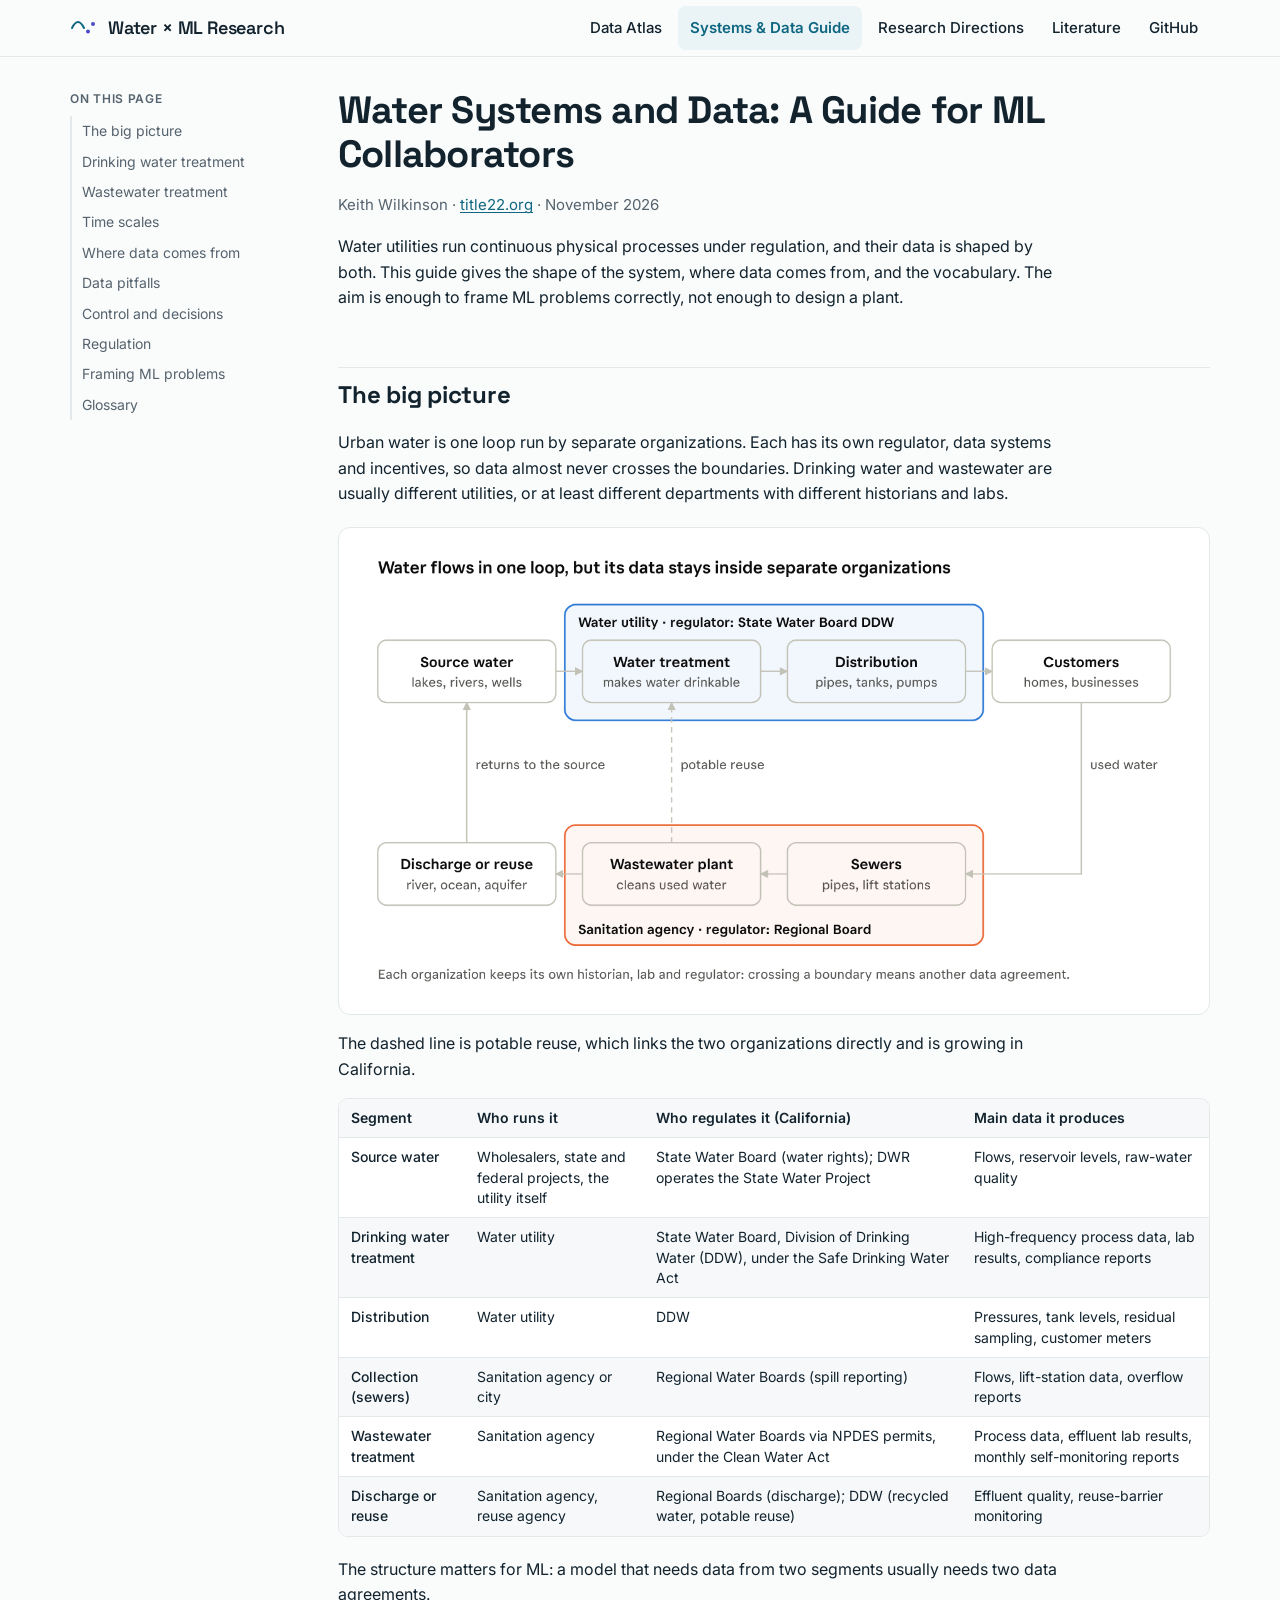
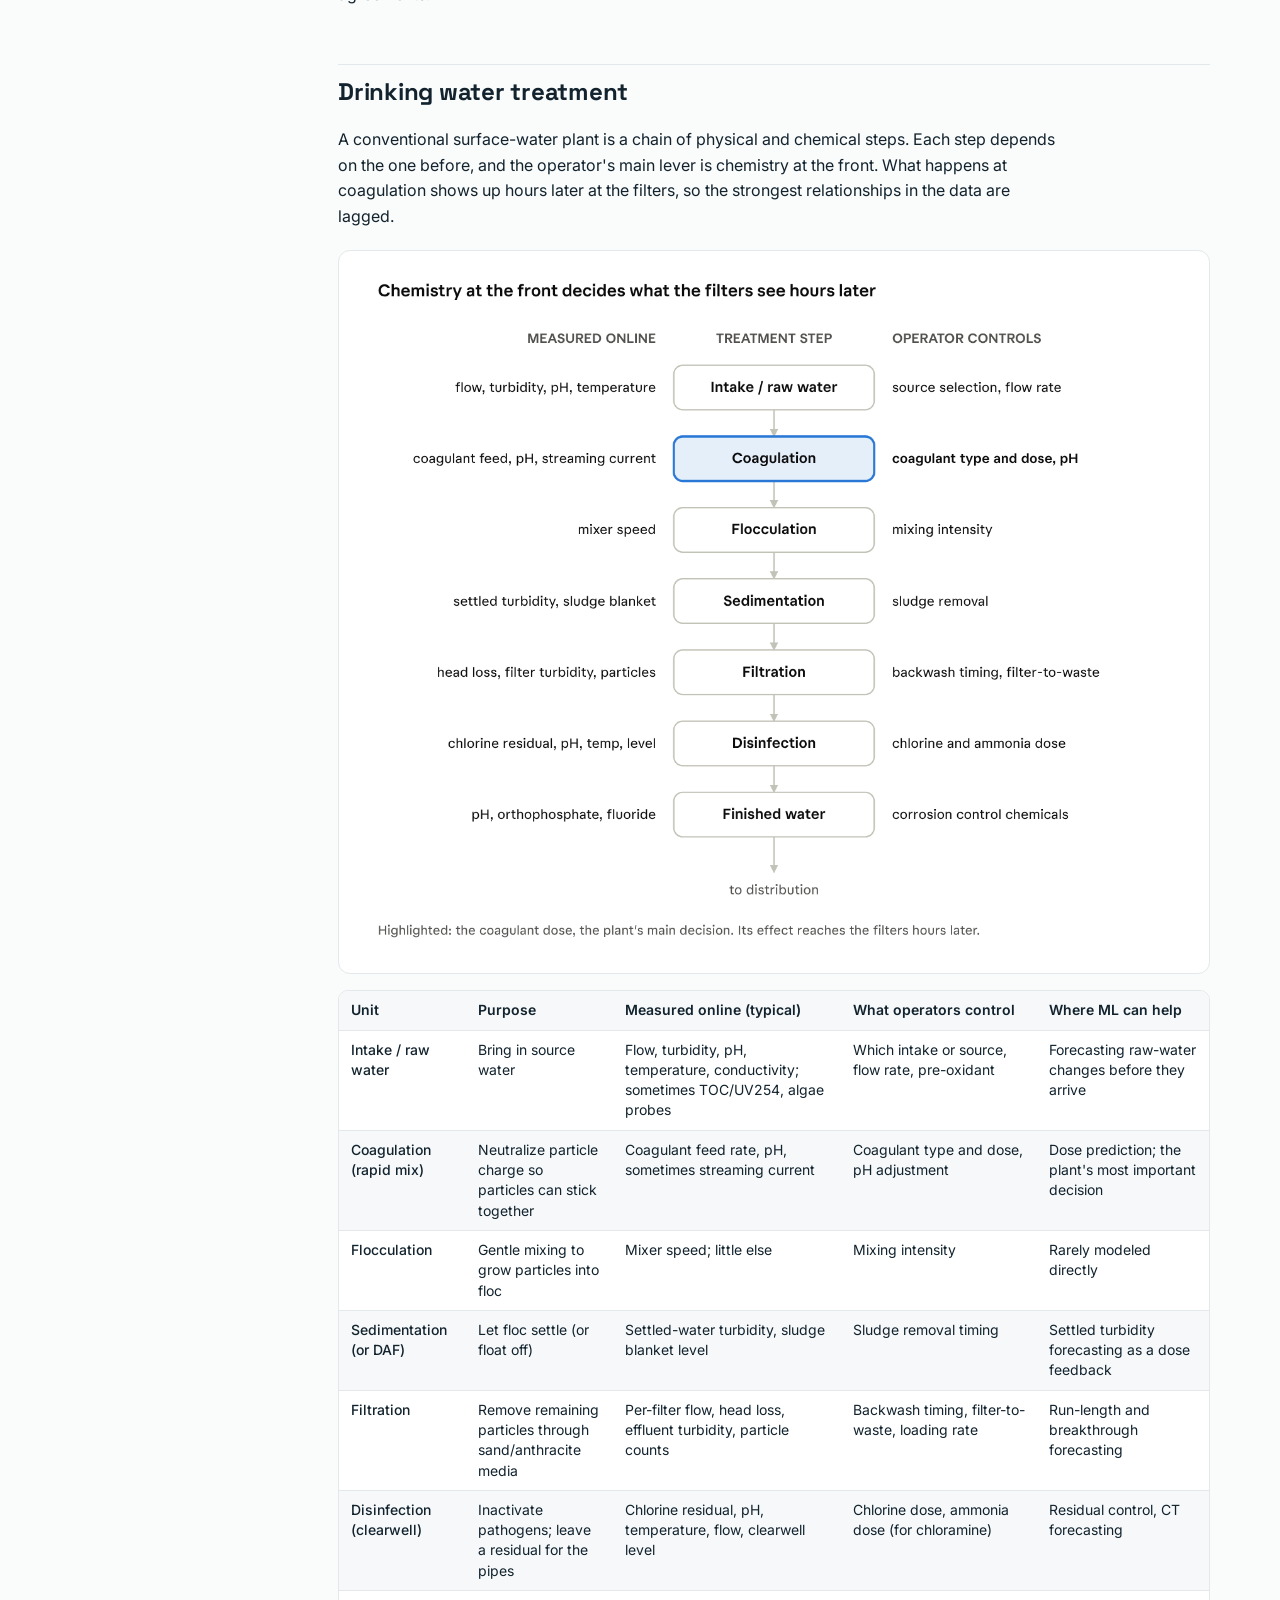
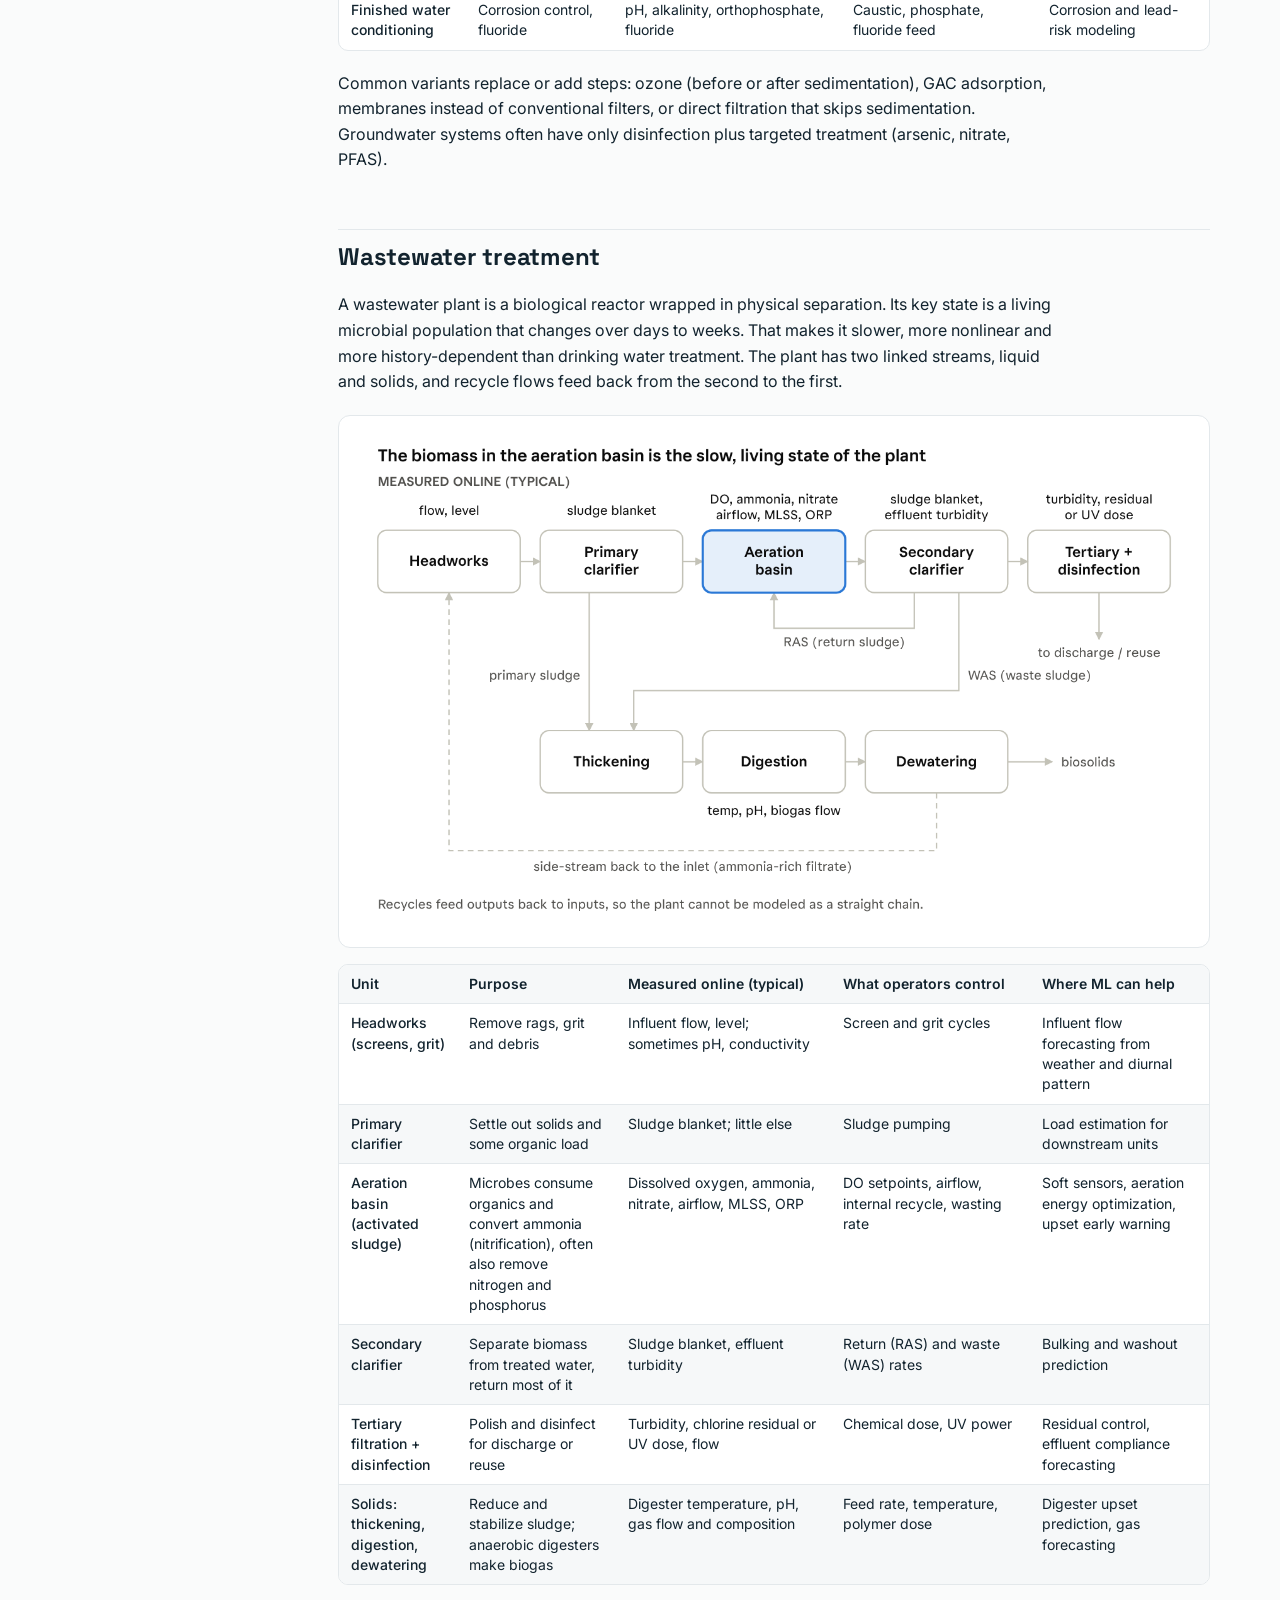
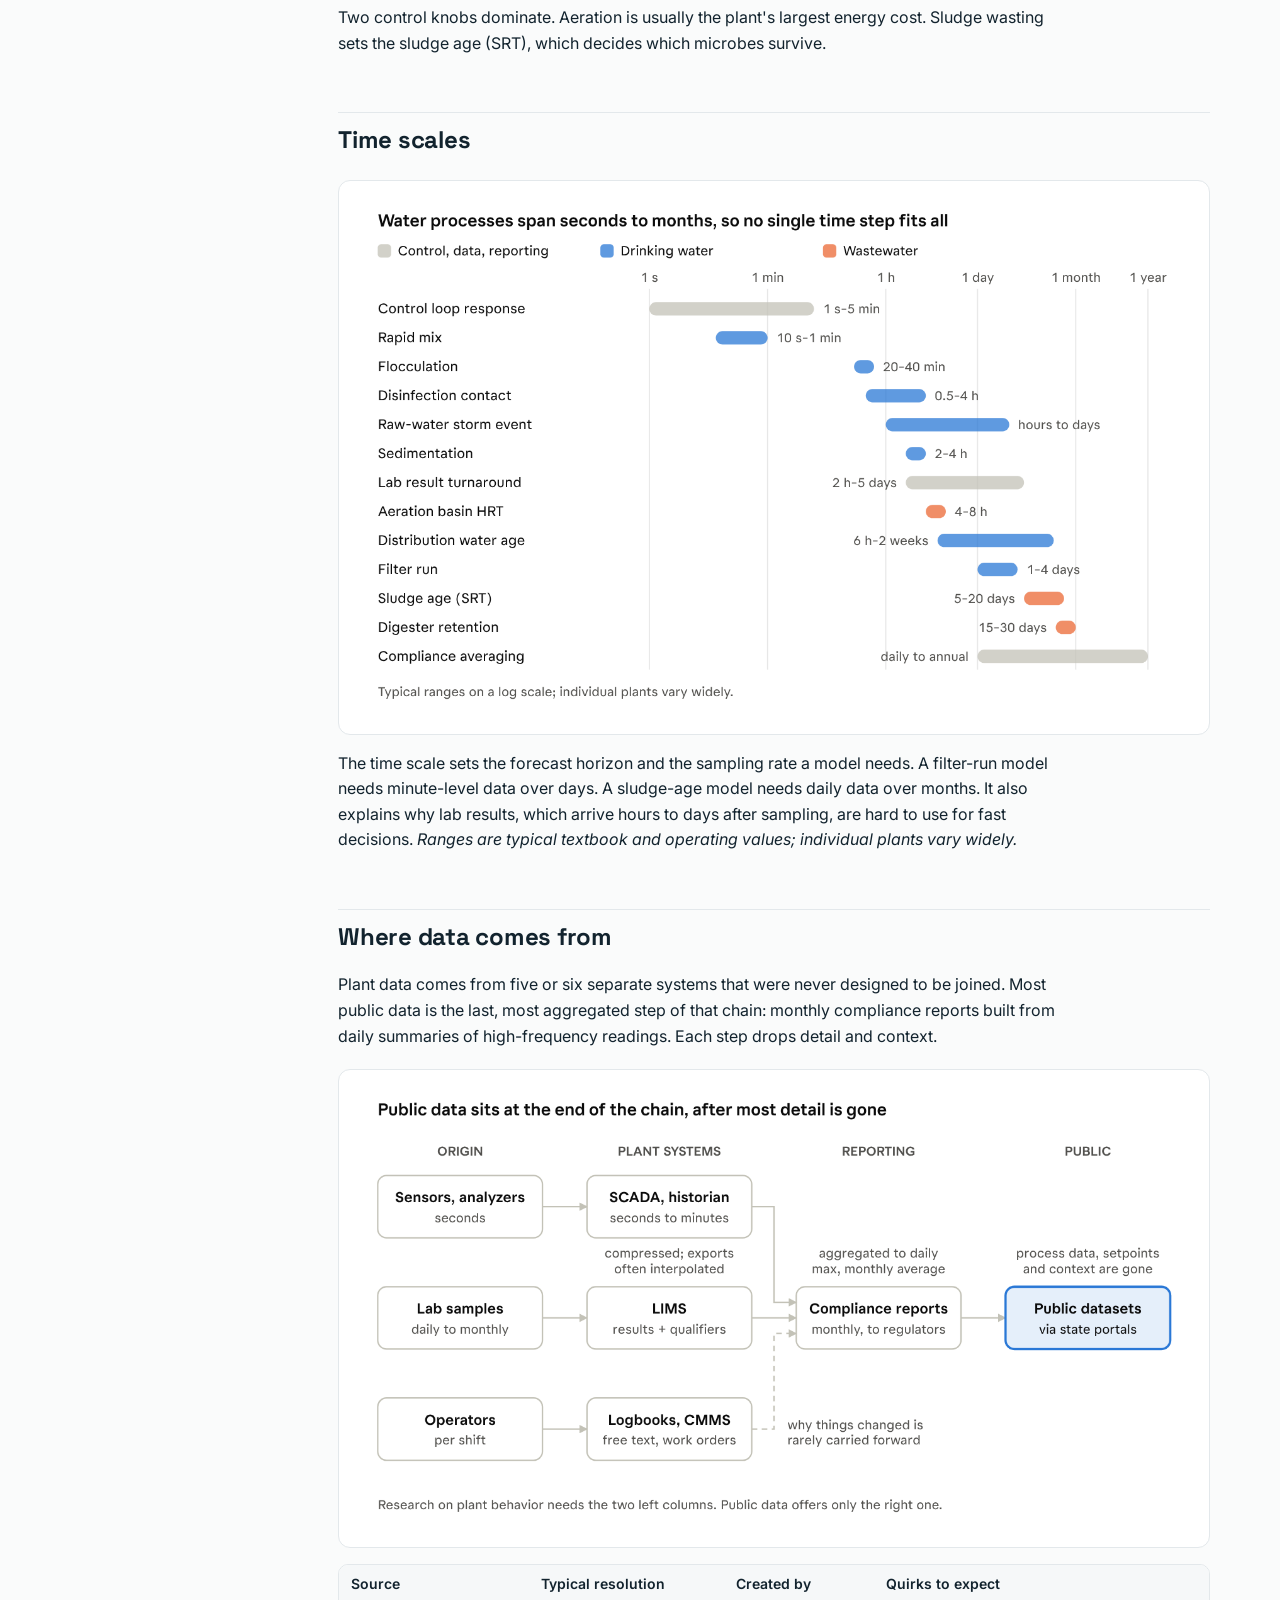
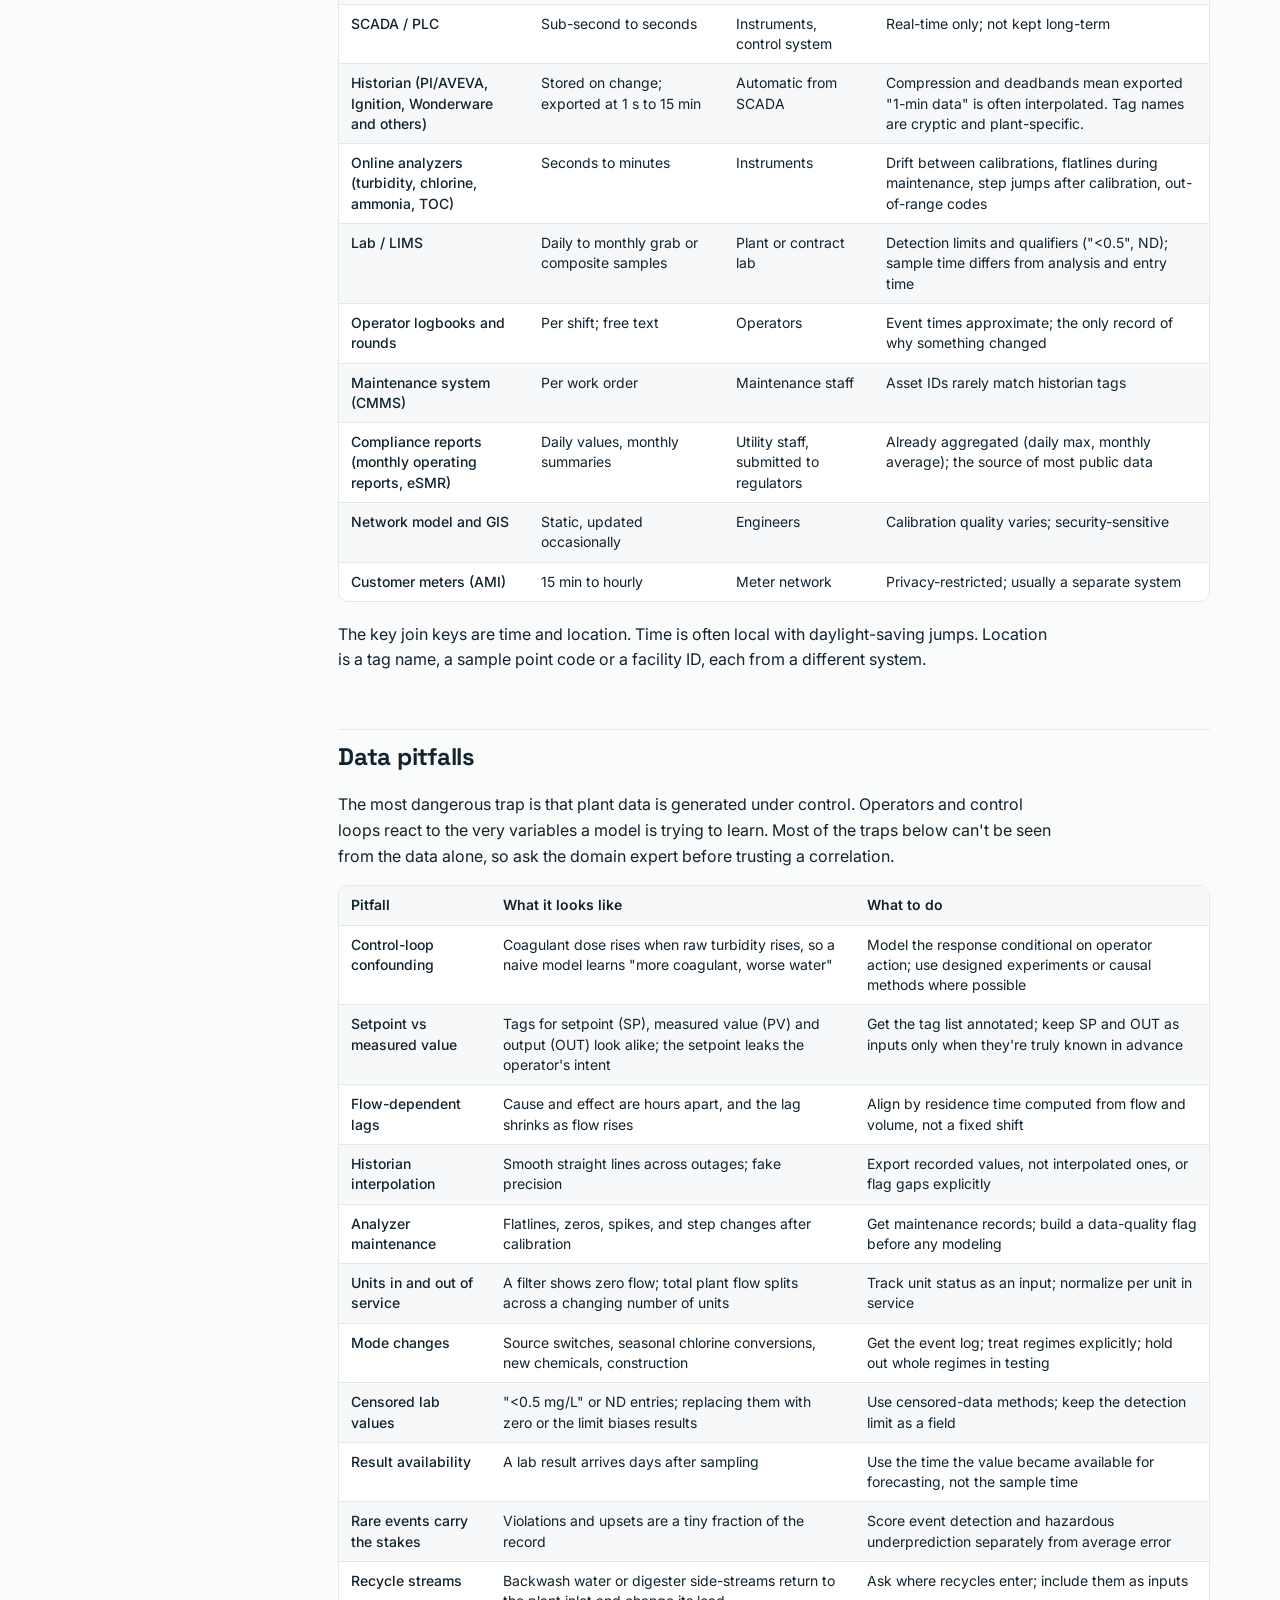
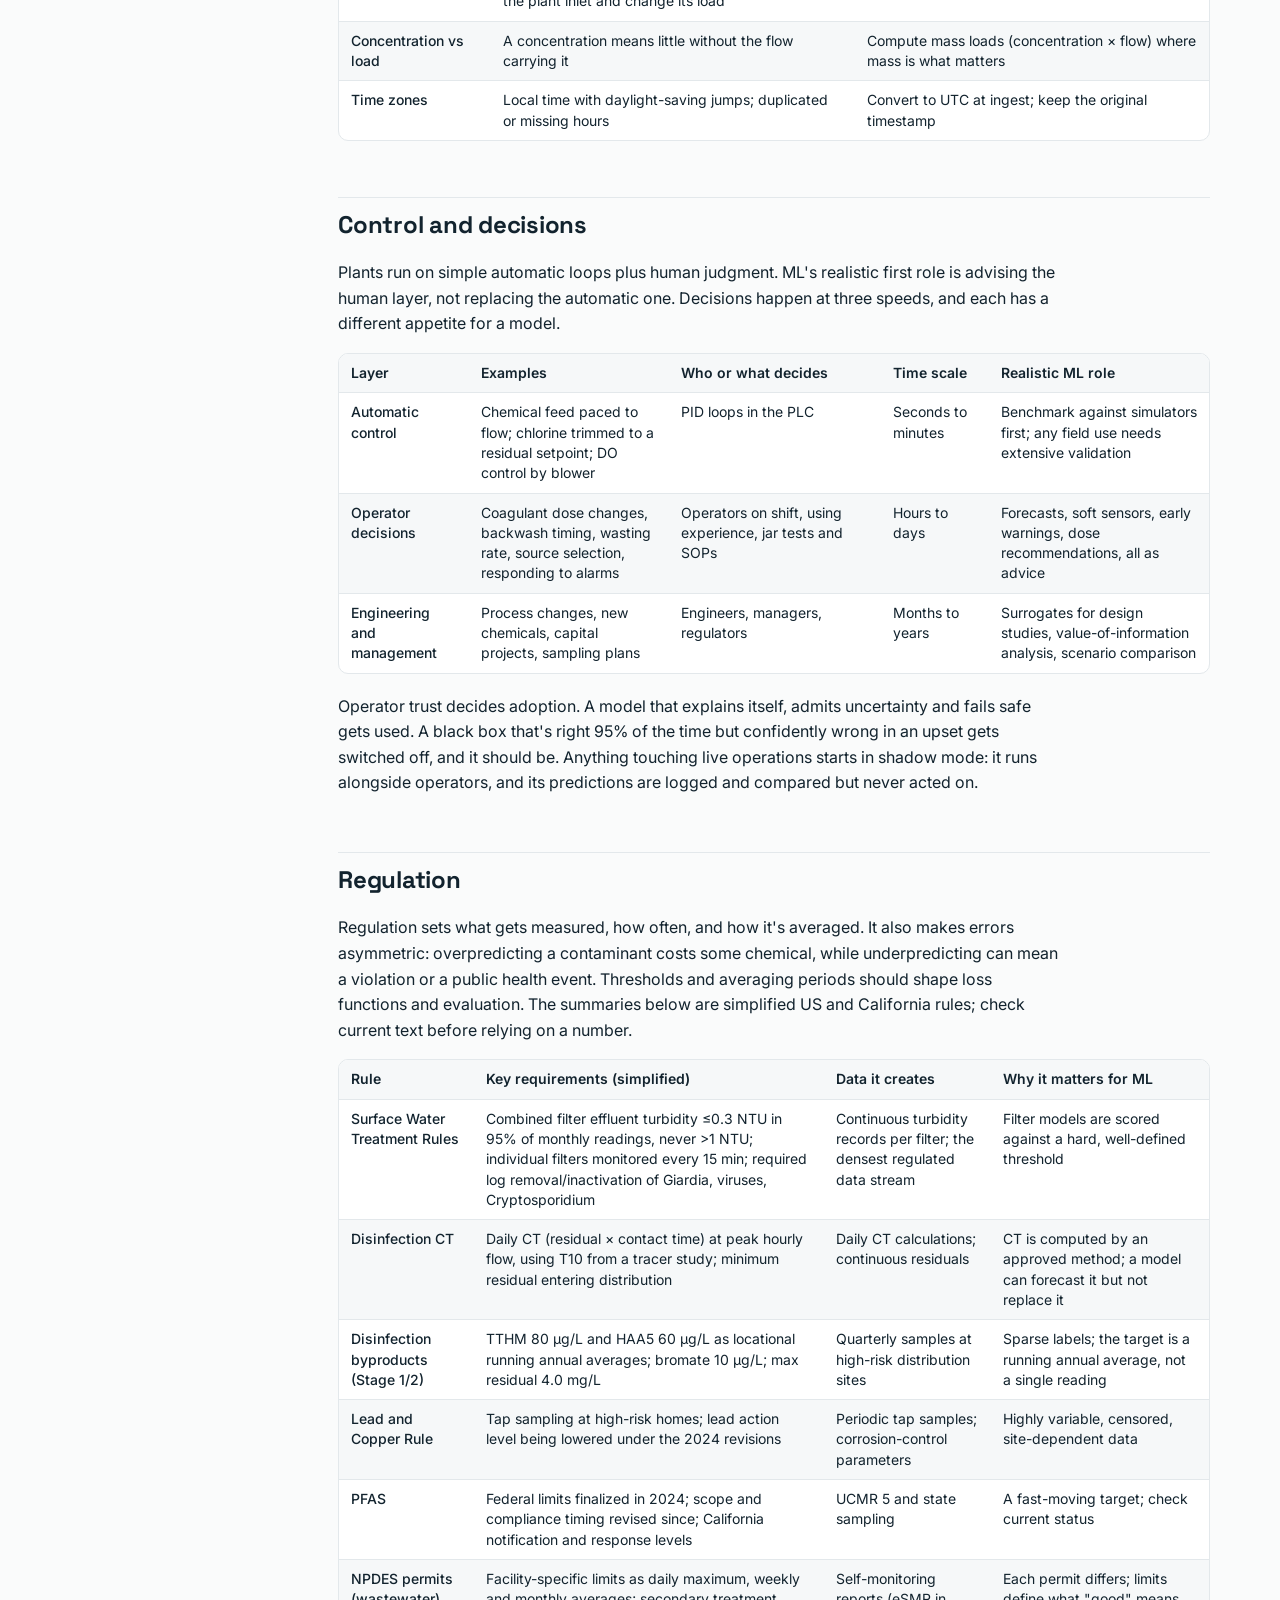
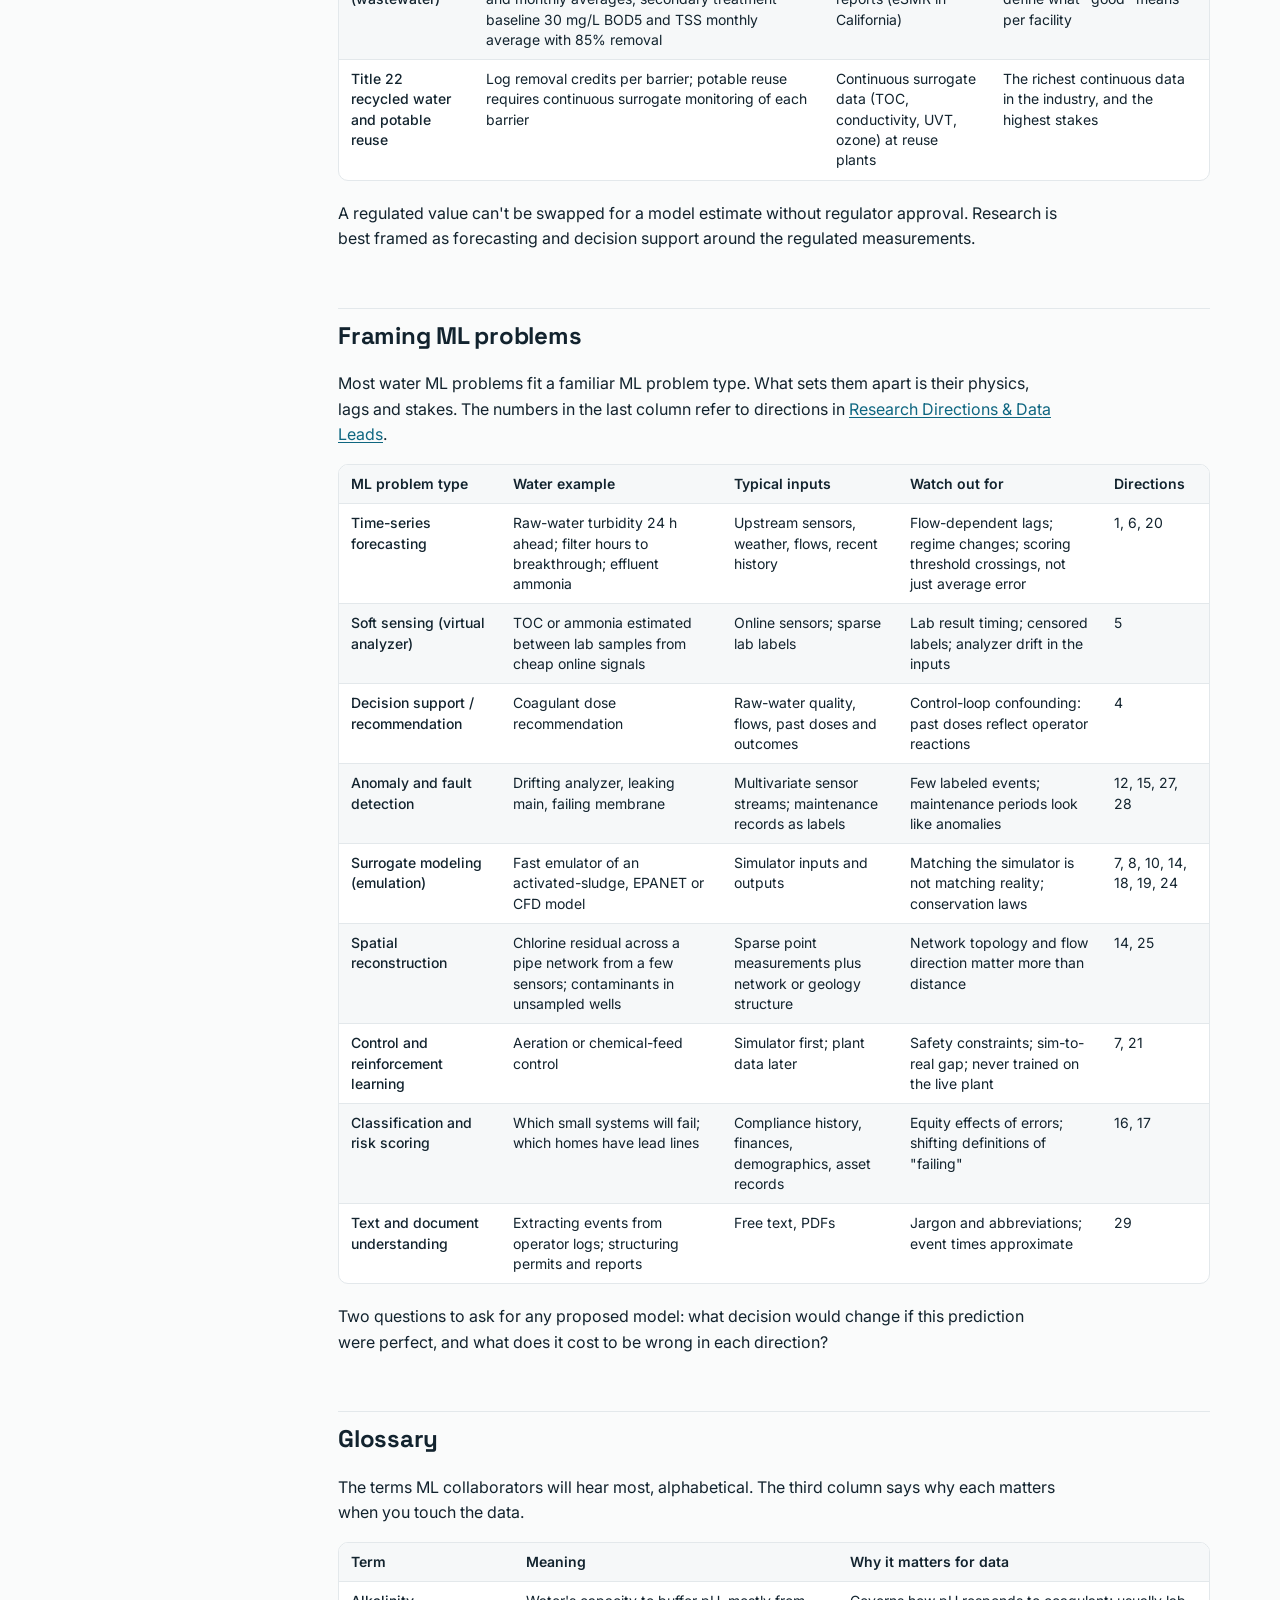
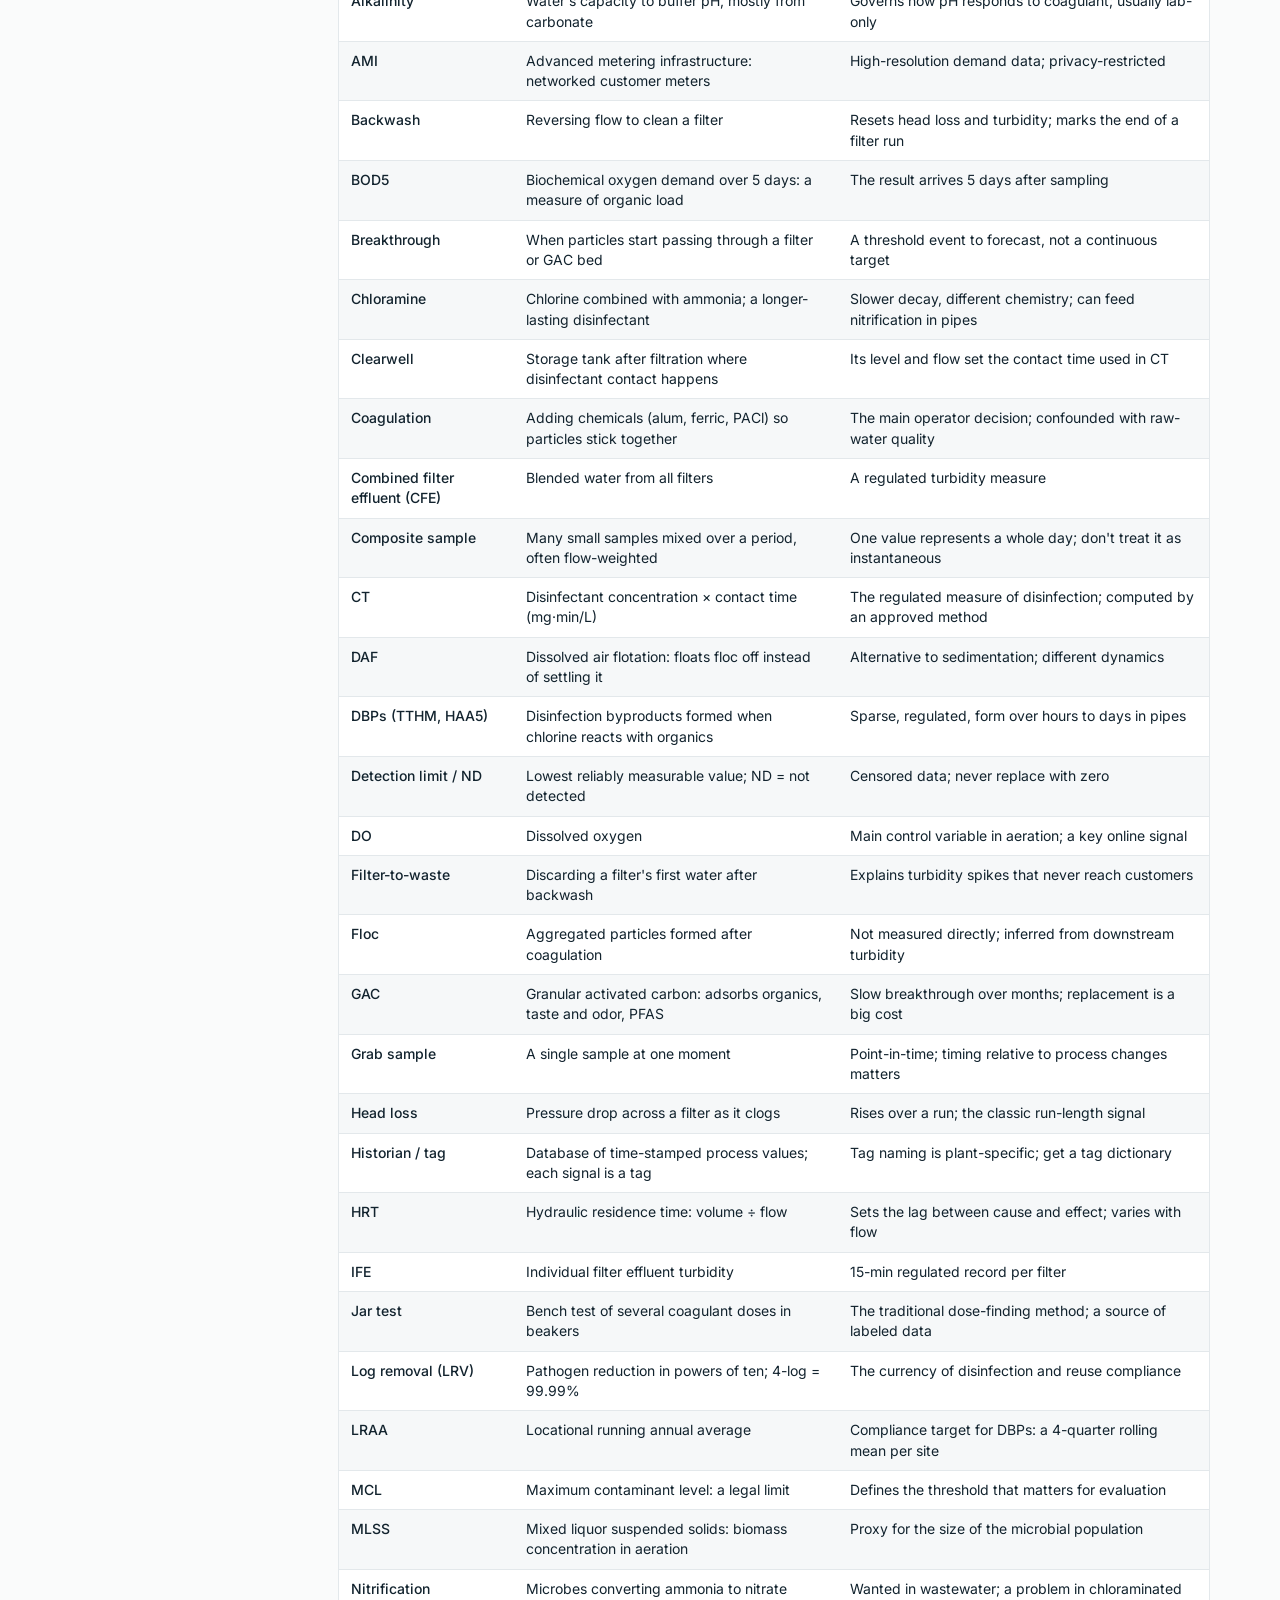
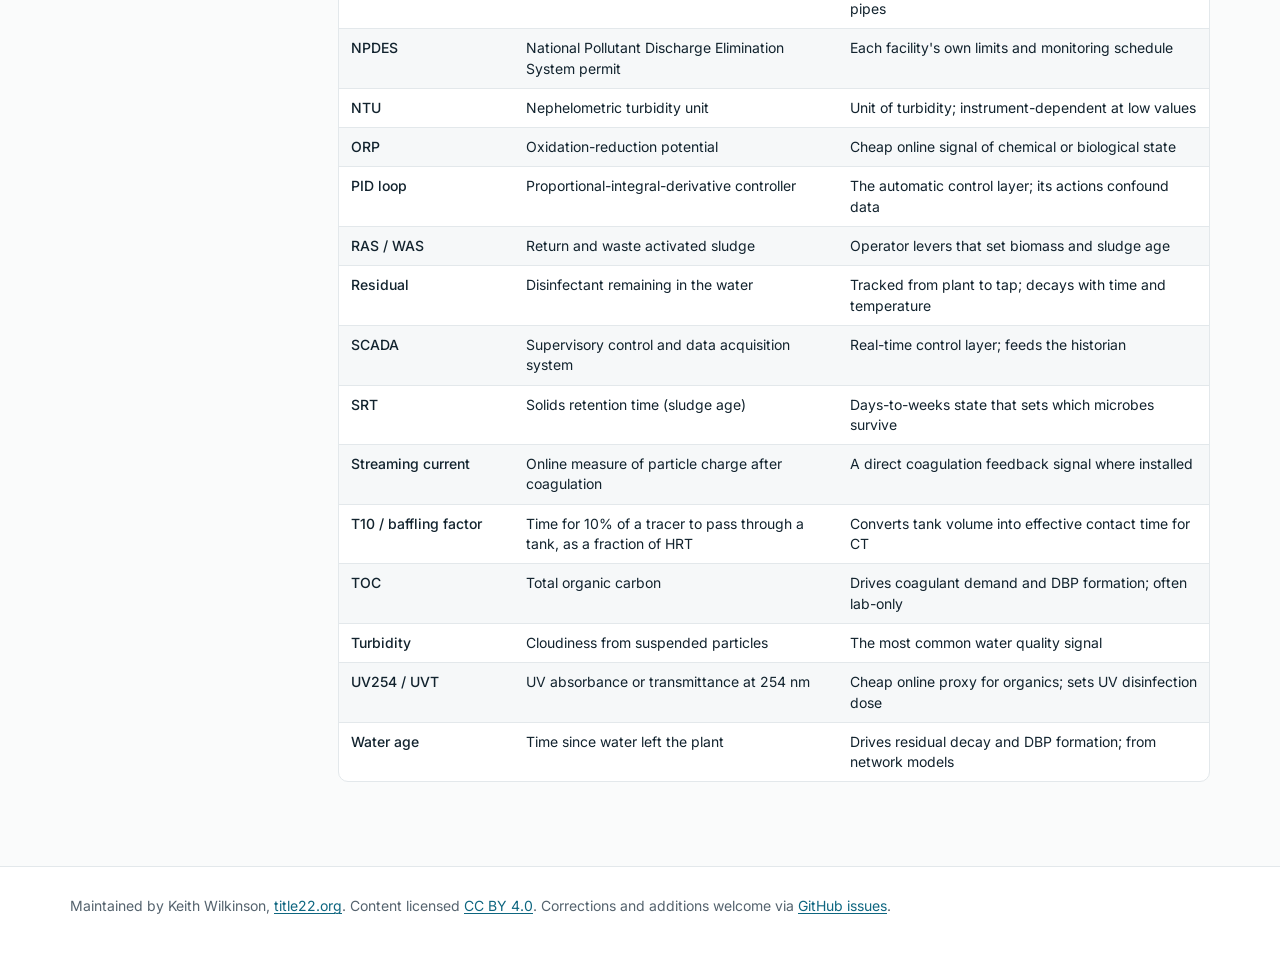
<file: water-data-guide.html>
<!doctype html>
<html lang="en">
<head>
<meta charset="utf-8">
<meta name="viewport" content="width=device-width, initial-scale=1">
<title>Water Systems and Data: A Guide for ML Collaborators</title>
<meta name="description" content="Water utilities run continuous physical processes under regulation, and their data is shaped by both. This guide gives the shape of the system, where data comes from, and the vocabulary. The aim is en">
<link rel="preconnect" href="https://fonts.googleapis.com">
<link rel="preconnect" href="https://fonts.gstatic.com" crossorigin>
<link rel="stylesheet" href="https://fonts.googleapis.com/css2?family=Inter:wght@400;500;600&family=Space+Grotesk:wght@500;600&display=swap">
<link rel="stylesheet" href="assets/site.css">
</head>
<body>
<header class="site-header">
  <div class="wrap header-row">
    <a class="brand" href="index.html"><svg width="28" height="28" viewBox="0 0 28 28" aria-hidden="true"><path d="M2 14 C6 6, 10 6, 14 14" fill="none" stroke="var(--water)" stroke-width="2" stroke-linecap="round"/><circle cx="18" cy="17.5" r="2" fill="var(--ml)"/><circle cx="23" cy="10" r="2" fill="var(--ml)"/></svg><span>Water × ML Research</span></a>
    <nav class="nav" aria-label="Main"><a href="data-atlas.html">Data Atlas</a><a href="water-data-guide.html" class="active" aria-current="page">Systems & Data Guide</a><a href="research-directions.html">Research Directions</a><a href="literature.html">Literature</a><a href="https://github.com/boxwrench/water-ml-research">GitHub</a></nav>
  </div>
</header>
<div class="wrap layout">
<aside class="toc"><div class="toc-inner"><div class="toc-title">On this page</div><div class="toc">
<ul>
<li><a href="#water-systems-and-data-a-guide-for-ml-collaborators">Water Systems and Data: A Guide for ML Collaborators</a><ul>
<li><a href="#the-big-picture">The big picture</a></li>
<li><a href="#drinking-water-treatment">Drinking water treatment</a></li>
<li><a href="#wastewater-treatment">Wastewater treatment</a></li>
<li><a href="#time-scales">Time scales</a></li>
<li><a href="#where-data-comes-from">Where data comes from</a></li>
<li><a href="#data-pitfalls">Data pitfalls</a></li>
<li><a href="#control-and-decisions">Control and decisions</a></li>
<li><a href="#regulation">Regulation</a></li>
<li><a href="#framing-ml-problems">Framing ML problems</a></li>
<li><a href="#glossary">Glossary</a></li>
</ul>
</li>
</ul>
</div>
</div></aside>
<main class="content">
<h1 id="water-systems-and-data-a-guide-for-ml-collaborators">Water Systems and Data: A Guide for ML Collaborators</h1>
<p><em>Keith Wilkinson · <a href="https://title22.org" target="_blank" rel="noopener">title22.org</a> · November 2026</em></p>
<p>Water utilities run continuous physical processes under regulation, and their data is shaped by both. This guide gives the shape of the system, where data comes from, and the vocabulary. The aim is enough to frame ML problems correctly, not enough to design a plant.</p>
<h2 id="the-big-picture">The big picture</h2>
<p>Urban water is one loop run by separate organizations. Each has its own regulator, data systems and incentives, so data almost never crosses the boundaries. Drinking water and wastewater are usually different utilities, or at least different departments with different historians and labs.</p>
<figure class="diagram"><a href="assets/img/water-loop.png" title="Open full size"><img alt="Water flows in one loop, but its data stays inside separate organizations" src="assets/img/water-loop.png" /></a></figure>
<p>The dashed line is potable reuse, which links the two organizations directly and is growing in California.</p>
<div class="table-wrap"><table>
<thead>
<tr>
<th>Segment</th>
<th>Who runs it</th>
<th>Who regulates it (California)</th>
<th>Main data it produces</th>
</tr>
</thead>
<tbody>
<tr>
<td>Source water</td>
<td>Wholesalers, state and federal projects, the utility itself</td>
<td>State Water Board (water rights); DWR operates the State Water Project</td>
<td>Flows, reservoir levels, raw-water quality</td>
</tr>
<tr>
<td>Drinking water treatment</td>
<td>Water utility</td>
<td>State Water Board, Division of Drinking Water (DDW), under the Safe Drinking Water Act</td>
<td>High-frequency process data, lab results, compliance reports</td>
</tr>
<tr>
<td>Distribution</td>
<td>Water utility</td>
<td>DDW</td>
<td>Pressures, tank levels, residual sampling, customer meters</td>
</tr>
<tr>
<td>Collection (sewers)</td>
<td>Sanitation agency or city</td>
<td>Regional Water Boards (spill reporting)</td>
<td>Flows, lift-station data, overflow reports</td>
</tr>
<tr>
<td>Wastewater treatment</td>
<td>Sanitation agency</td>
<td>Regional Water Boards via NPDES permits, under the Clean Water Act</td>
<td>Process data, effluent lab results, monthly self-monitoring reports</td>
</tr>
<tr>
<td>Discharge or reuse</td>
<td>Sanitation agency, reuse agency</td>
<td>Regional Boards (discharge); DDW (recycled water, potable reuse)</td>
<td>Effluent quality, reuse-barrier monitoring</td>
</tr>
</tbody>
</table></div>
<p>The structure matters for ML: a model that needs data from two segments usually needs two data agreements.</p>
<h2 id="drinking-water-treatment">Drinking water treatment</h2>
<p>A conventional surface-water plant is a chain of physical and chemical steps. Each step depends on the one before, and the operator's main lever is chemistry at the front. What happens at coagulation shows up hours later at the filters, so the strongest relationships in the data are lagged.</p>
<figure class="diagram"><a href="assets/img/drinking-water-train.png" title="Open full size"><img alt="Chemistry at the front decides what the filters see hours later" src="assets/img/drinking-water-train.png" /></a></figure>
<div class="table-wrap"><table>
<thead>
<tr>
<th>Unit</th>
<th>Purpose</th>
<th>Measured online (typical)</th>
<th>What operators control</th>
<th>Where ML can help</th>
</tr>
</thead>
<tbody>
<tr>
<td>Intake / raw water</td>
<td>Bring in source water</td>
<td>Flow, turbidity, pH, temperature, conductivity; sometimes TOC/UV254, algae probes</td>
<td>Which intake or source, flow rate, pre-oxidant</td>
<td>Forecasting raw-water changes before they arrive</td>
</tr>
<tr>
<td>Coagulation (rapid mix)</td>
<td>Neutralize particle charge so particles can stick together</td>
<td>Coagulant feed rate, pH, sometimes streaming current</td>
<td>Coagulant type and dose, pH adjustment</td>
<td>Dose prediction; the plant's most important decision</td>
</tr>
<tr>
<td>Flocculation</td>
<td>Gentle mixing to grow particles into floc</td>
<td>Mixer speed; little else</td>
<td>Mixing intensity</td>
<td>Rarely modeled directly</td>
</tr>
<tr>
<td>Sedimentation (or DAF)</td>
<td>Let floc settle (or float off)</td>
<td>Settled-water turbidity, sludge blanket level</td>
<td>Sludge removal timing</td>
<td>Settled turbidity forecasting as a dose feedback</td>
</tr>
<tr>
<td>Filtration</td>
<td>Remove remaining particles through sand/anthracite media</td>
<td>Per-filter flow, head loss, effluent turbidity, particle counts</td>
<td>Backwash timing, filter-to-waste, loading rate</td>
<td>Run-length and breakthrough forecasting</td>
</tr>
<tr>
<td>Disinfection (clearwell)</td>
<td>Inactivate pathogens; leave a residual for the pipes</td>
<td>Chlorine residual, pH, temperature, flow, clearwell level</td>
<td>Chlorine dose, ammonia dose (for chloramine)</td>
<td>Residual control, CT forecasting</td>
</tr>
<tr>
<td>Finished water conditioning</td>
<td>Corrosion control, fluoride</td>
<td>pH, alkalinity, orthophosphate, fluoride</td>
<td>Caustic, phosphate, fluoride feed</td>
<td>Corrosion and lead-risk modeling</td>
</tr>
</tbody>
</table></div>
<p>Common variants replace or add steps: ozone (before or after sedimentation), GAC adsorption, membranes instead of conventional filters, or direct filtration that skips sedimentation. Groundwater systems often have only disinfection plus targeted treatment (arsenic, nitrate, PFAS).</p>
<h2 id="wastewater-treatment">Wastewater treatment</h2>
<p>A wastewater plant is a biological reactor wrapped in physical separation. Its key state is a living microbial population that changes over days to weeks. That makes it slower, more nonlinear and more history-dependent than drinking water treatment. The plant has two linked streams, liquid and solids, and recycle flows feed back from the second to the first.</p>
<figure class="diagram"><a href="assets/img/wastewater-train.png" title="Open full size"><img alt="The biomass in the aeration basin is the slow, living state of the plant" src="assets/img/wastewater-train.png" /></a></figure>
<div class="table-wrap"><table>
<thead>
<tr>
<th>Unit</th>
<th>Purpose</th>
<th>Measured online (typical)</th>
<th>What operators control</th>
<th>Where ML can help</th>
</tr>
</thead>
<tbody>
<tr>
<td>Headworks (screens, grit)</td>
<td>Remove rags, grit and debris</td>
<td>Influent flow, level; sometimes pH, conductivity</td>
<td>Screen and grit cycles</td>
<td>Influent flow forecasting from weather and diurnal pattern</td>
</tr>
<tr>
<td>Primary clarifier</td>
<td>Settle out solids and some organic load</td>
<td>Sludge blanket; little else</td>
<td>Sludge pumping</td>
<td>Load estimation for downstream units</td>
</tr>
<tr>
<td>Aeration basin (activated sludge)</td>
<td>Microbes consume organics and convert ammonia (nitrification), often also remove nitrogen and phosphorus</td>
<td>Dissolved oxygen, ammonia, nitrate, airflow, MLSS, ORP</td>
<td>DO setpoints, airflow, internal recycle, wasting rate</td>
<td>Soft sensors, aeration energy optimization, upset early warning</td>
</tr>
<tr>
<td>Secondary clarifier</td>
<td>Separate biomass from treated water, return most of it</td>
<td>Sludge blanket, effluent turbidity</td>
<td>Return (RAS) and waste (WAS) rates</td>
<td>Bulking and washout prediction</td>
</tr>
<tr>
<td>Tertiary filtration + disinfection</td>
<td>Polish and disinfect for discharge or reuse</td>
<td>Turbidity, chlorine residual or UV dose, flow</td>
<td>Chemical dose, UV power</td>
<td>Residual control, effluent compliance forecasting</td>
</tr>
<tr>
<td>Solids: thickening, digestion, dewatering</td>
<td>Reduce and stabilize sludge; anaerobic digesters make biogas</td>
<td>Digester temperature, pH, gas flow and composition</td>
<td>Feed rate, temperature, polymer dose</td>
<td>Digester upset prediction, gas forecasting</td>
</tr>
</tbody>
</table></div>
<p>Two control knobs dominate. Aeration is usually the plant's largest energy cost. Sludge wasting sets the sludge age (SRT), which decides which microbes survive.</p>
<h2 id="time-scales">Time scales</h2>
<figure class="diagram"><a href="assets/img/time-scales.png" title="Open full size"><img alt="Water processes span seconds to months, so no single time step fits all" src="assets/img/time-scales.png" /></a></figure>
<p>The time scale sets the forecast horizon and the sampling rate a model needs. A filter-run model needs minute-level data over days. A sludge-age model needs daily data over months. It also explains why lab results, which arrive hours to days after sampling, are hard to use for fast decisions. <em>Ranges are typical textbook and operating values; individual plants vary widely.</em></p>
<h2 id="where-data-comes-from">Where data comes from</h2>
<p>Plant data comes from five or six separate systems that were never designed to be joined. Most public data is the last, most aggregated step of that chain: monthly compliance reports built from daily summaries of high-frequency readings. Each step drops detail and context.</p>
<figure class="diagram"><a href="assets/img/data-flow.png" title="Open full size"><img alt="Public data sits at the end of the chain, after most detail is gone" src="assets/img/data-flow.png" /></a></figure>
<div class="table-wrap"><table>
<thead>
<tr>
<th>Source</th>
<th>Typical resolution</th>
<th>Created by</th>
<th>Quirks to expect</th>
</tr>
</thead>
<tbody>
<tr>
<td>SCADA / PLC</td>
<td>Sub-second to seconds</td>
<td>Instruments, control system</td>
<td>Real-time only; not kept long-term</td>
</tr>
<tr>
<td>Historian (PI/AVEVA, Ignition, Wonderware and others)</td>
<td>Stored on change; exported at 1 s to 15 min</td>
<td>Automatic from SCADA</td>
<td>Compression and deadbands mean exported "1-min data" is often interpolated. Tag names are cryptic and plant-specific.</td>
</tr>
<tr>
<td>Online analyzers (turbidity, chlorine, ammonia, TOC)</td>
<td>Seconds to minutes</td>
<td>Instruments</td>
<td>Drift between calibrations, flatlines during maintenance, step jumps after calibration, out-of-range codes</td>
</tr>
<tr>
<td>Lab / LIMS</td>
<td>Daily to monthly grab or composite samples</td>
<td>Plant or contract lab</td>
<td>Detection limits and qualifiers ("&lt;0.5", ND); sample time differs from analysis and entry time</td>
</tr>
<tr>
<td>Operator logbooks and rounds</td>
<td>Per shift; free text</td>
<td>Operators</td>
<td>Event times approximate; the only record of why something changed</td>
</tr>
<tr>
<td>Maintenance system (CMMS)</td>
<td>Per work order</td>
<td>Maintenance staff</td>
<td>Asset IDs rarely match historian tags</td>
</tr>
<tr>
<td>Compliance reports (monthly operating reports, eSMR)</td>
<td>Daily values, monthly summaries</td>
<td>Utility staff, submitted to regulators</td>
<td>Already aggregated (daily max, monthly average); the source of most public data</td>
</tr>
<tr>
<td>Network model and GIS</td>
<td>Static, updated occasionally</td>
<td>Engineers</td>
<td>Calibration quality varies; security-sensitive</td>
</tr>
<tr>
<td>Customer meters (AMI)</td>
<td>15 min to hourly</td>
<td>Meter network</td>
<td>Privacy-restricted; usually a separate system</td>
</tr>
</tbody>
</table></div>
<p>The key join keys are time and location. Time is often local with daylight-saving jumps. Location is a tag name, a sample point code or a facility ID, each from a different system.</p>
<h2 id="data-pitfalls">Data pitfalls</h2>
<p>The most dangerous trap is that plant data is generated under control. Operators and control loops react to the very variables a model is trying to learn. Most of the traps below can't be seen from the data alone, so ask the domain expert before trusting a correlation.</p>
<div class="table-wrap"><table>
<thead>
<tr>
<th>Pitfall</th>
<th>What it looks like</th>
<th>What to do</th>
</tr>
</thead>
<tbody>
<tr>
<td>Control-loop confounding</td>
<td>Coagulant dose rises when raw turbidity rises, so a naive model learns "more coagulant, worse water"</td>
<td>Model the response conditional on operator action; use designed experiments or causal methods where possible</td>
</tr>
<tr>
<td>Setpoint vs measured value</td>
<td>Tags for setpoint (SP), measured value (PV) and output (OUT) look alike; the setpoint leaks the operator's intent</td>
<td>Get the tag list annotated; keep SP and OUT as inputs only when they're truly known in advance</td>
</tr>
<tr>
<td>Flow-dependent lags</td>
<td>Cause and effect are hours apart, and the lag shrinks as flow rises</td>
<td>Align by residence time computed from flow and volume, not a fixed shift</td>
</tr>
<tr>
<td>Historian interpolation</td>
<td>Smooth straight lines across outages; fake precision</td>
<td>Export recorded values, not interpolated ones, or flag gaps explicitly</td>
</tr>
<tr>
<td>Analyzer maintenance</td>
<td>Flatlines, zeros, spikes, and step changes after calibration</td>
<td>Get maintenance records; build a data-quality flag before any modeling</td>
</tr>
<tr>
<td>Units in and out of service</td>
<td>A filter shows zero flow; total plant flow splits across a changing number of units</td>
<td>Track unit status as an input; normalize per unit in service</td>
</tr>
<tr>
<td>Mode changes</td>
<td>Source switches, seasonal chlorine conversions, new chemicals, construction</td>
<td>Get the event log; treat regimes explicitly; hold out whole regimes in testing</td>
</tr>
<tr>
<td>Censored lab values</td>
<td>"&lt;0.5 mg/L" or ND entries; replacing them with zero or the limit biases results</td>
<td>Use censored-data methods; keep the detection limit as a field</td>
</tr>
<tr>
<td>Result availability</td>
<td>A lab result arrives days after sampling</td>
<td>Use the time the value became available for forecasting, not the sample time</td>
</tr>
<tr>
<td>Rare events carry the stakes</td>
<td>Violations and upsets are a tiny fraction of the record</td>
<td>Score event detection and hazardous underprediction separately from average error</td>
</tr>
<tr>
<td>Recycle streams</td>
<td>Backwash water or digester side-streams return to the plant inlet and change its load</td>
<td>Ask where recycles enter; include them as inputs</td>
</tr>
<tr>
<td>Concentration vs load</td>
<td>A concentration means little without the flow carrying it</td>
<td>Compute mass loads (concentration × flow) where mass is what matters</td>
</tr>
<tr>
<td>Time zones</td>
<td>Local time with daylight-saving jumps; duplicated or missing hours</td>
<td>Convert to UTC at ingest; keep the original timestamp</td>
</tr>
</tbody>
</table></div>
<h2 id="control-and-decisions">Control and decisions</h2>
<p>Plants run on simple automatic loops plus human judgment. ML's realistic first role is advising the human layer, not replacing the automatic one. Decisions happen at three speeds, and each has a different appetite for a model.</p>
<div class="table-wrap"><table>
<thead>
<tr>
<th>Layer</th>
<th>Examples</th>
<th>Who or what decides</th>
<th>Time scale</th>
<th>Realistic ML role</th>
</tr>
</thead>
<tbody>
<tr>
<td>Automatic control</td>
<td>Chemical feed paced to flow; chlorine trimmed to a residual setpoint; DO control by blower</td>
<td>PID loops in the PLC</td>
<td>Seconds to minutes</td>
<td>Benchmark against simulators first; any field use needs extensive validation</td>
</tr>
<tr>
<td>Operator decisions</td>
<td>Coagulant dose changes, backwash timing, wasting rate, source selection, responding to alarms</td>
<td>Operators on shift, using experience, jar tests and SOPs</td>
<td>Hours to days</td>
<td>Forecasts, soft sensors, early warnings, dose recommendations, all as advice</td>
</tr>
<tr>
<td>Engineering and management</td>
<td>Process changes, new chemicals, capital projects, sampling plans</td>
<td>Engineers, managers, regulators</td>
<td>Months to years</td>
<td>Surrogates for design studies, value-of-information analysis, scenario comparison</td>
</tr>
</tbody>
</table></div>
<p>Operator trust decides adoption. A model that explains itself, admits uncertainty and fails safe gets used. A black box that's right 95% of the time but confidently wrong in an upset gets switched off, and it should be. Anything touching live operations starts in shadow mode: it runs alongside operators, and its predictions are logged and compared but never acted on.</p>
<h2 id="regulation">Regulation</h2>
<p>Regulation sets what gets measured, how often, and how it's averaged. It also makes errors asymmetric: overpredicting a contaminant costs some chemical, while underpredicting can mean a violation or a public health event. Thresholds and averaging periods should shape loss functions and evaluation. The summaries below are simplified US and California rules; check current text before relying on a number.</p>
<div class="table-wrap"><table>
<thead>
<tr>
<th>Rule</th>
<th>Key requirements (simplified)</th>
<th>Data it creates</th>
<th>Why it matters for ML</th>
</tr>
</thead>
<tbody>
<tr>
<td>Surface Water Treatment Rules</td>
<td>Combined filter effluent turbidity ≤0.3 NTU in 95% of monthly readings, never &gt;1 NTU; individual filters monitored every 15 min; required log removal/inactivation of Giardia, viruses, Cryptosporidium</td>
<td>Continuous turbidity records per filter; the densest regulated data stream</td>
<td>Filter models are scored against a hard, well-defined threshold</td>
</tr>
<tr>
<td>Disinfection CT</td>
<td>Daily CT (residual × contact time) at peak hourly flow, using T10 from a tracer study; minimum residual entering distribution</td>
<td>Daily CT calculations; continuous residuals</td>
<td>CT is computed by an approved method; a model can forecast it but not replace it</td>
</tr>
<tr>
<td>Disinfection byproducts (Stage 1/2)</td>
<td>TTHM 80 µg/L and HAA5 60 µg/L as locational running annual averages; bromate 10 µg/L; max residual 4.0 mg/L</td>
<td>Quarterly samples at high-risk distribution sites</td>
<td>Sparse labels; the target is a running annual average, not a single reading</td>
</tr>
<tr>
<td>Lead and Copper Rule</td>
<td>Tap sampling at high-risk homes; lead action level being lowered under the 2024 revisions</td>
<td>Periodic tap samples; corrosion-control parameters</td>
<td>Highly variable, censored, site-dependent data</td>
</tr>
<tr>
<td>PFAS</td>
<td>Federal limits finalized in 2024; scope and compliance timing revised since; California notification and response levels</td>
<td>UCMR 5 and state sampling</td>
<td>A fast-moving target; check current status</td>
</tr>
<tr>
<td>NPDES permits (wastewater)</td>
<td>Facility-specific limits as daily maximum, weekly and monthly averages; secondary treatment baseline 30 mg/L BOD5 and TSS monthly average with 85% removal</td>
<td>Self-monitoring reports (eSMR in California)</td>
<td>Each permit differs; limits define what "good" means per facility</td>
</tr>
<tr>
<td>Title 22 recycled water and potable reuse</td>
<td>Log removal credits per barrier; potable reuse requires continuous surrogate monitoring of each barrier</td>
<td>Continuous surrogate data (TOC, conductivity, UVT, ozone) at reuse plants</td>
<td>The richest continuous data in the industry, and the highest stakes</td>
</tr>
</tbody>
</table></div>
<p>A regulated value can't be swapped for a model estimate without regulator approval. Research is best framed as forecasting and decision support around the regulated measurements.</p>
<h2 id="framing-ml-problems">Framing ML problems</h2>
<p>Most water ML problems fit a familiar ML problem type. What sets them apart is their physics, lags and stakes. The numbers in the last column refer to directions in <a href="research-directions.html">Research Directions &amp; Data Leads</a>.</p>
<div class="table-wrap"><table>
<thead>
<tr>
<th>ML problem type</th>
<th>Water example</th>
<th>Typical inputs</th>
<th>Watch out for</th>
<th>Directions</th>
</tr>
</thead>
<tbody>
<tr>
<td>Time-series forecasting</td>
<td>Raw-water turbidity 24 h ahead; filter hours to breakthrough; effluent ammonia</td>
<td>Upstream sensors, weather, flows, recent history</td>
<td>Flow-dependent lags; regime changes; scoring threshold crossings, not just average error</td>
<td>1, 6, 20</td>
</tr>
<tr>
<td>Soft sensing (virtual analyzer)</td>
<td>TOC or ammonia estimated between lab samples from cheap online signals</td>
<td>Online sensors; sparse lab labels</td>
<td>Lab result timing; censored labels; analyzer drift in the inputs</td>
<td>5</td>
</tr>
<tr>
<td>Decision support / recommendation</td>
<td>Coagulant dose recommendation</td>
<td>Raw-water quality, flows, past doses and outcomes</td>
<td>Control-loop confounding: past doses reflect operator reactions</td>
<td>4</td>
</tr>
<tr>
<td>Anomaly and fault detection</td>
<td>Drifting analyzer, leaking main, failing membrane</td>
<td>Multivariate sensor streams; maintenance records as labels</td>
<td>Few labeled events; maintenance periods look like anomalies</td>
<td>12, 15, 27, 28</td>
</tr>
<tr>
<td>Surrogate modeling (emulation)</td>
<td>Fast emulator of an activated-sludge, EPANET or CFD model</td>
<td>Simulator inputs and outputs</td>
<td>Matching the simulator is not matching reality; conservation laws</td>
<td>7, 8, 10, 14, 18, 19, 24</td>
</tr>
<tr>
<td>Spatial reconstruction</td>
<td>Chlorine residual across a pipe network from a few sensors; contaminants in unsampled wells</td>
<td>Sparse point measurements plus network or geology structure</td>
<td>Network topology and flow direction matter more than distance</td>
<td>14, 25</td>
</tr>
<tr>
<td>Control and reinforcement learning</td>
<td>Aeration or chemical-feed control</td>
<td>Simulator first; plant data later</td>
<td>Safety constraints; sim-to-real gap; never trained on the live plant</td>
<td>7, 21</td>
</tr>
<tr>
<td>Classification and risk scoring</td>
<td>Which small systems will fail; which homes have lead lines</td>
<td>Compliance history, finances, demographics, asset records</td>
<td>Equity effects of errors; shifting definitions of "failing"</td>
<td>16, 17</td>
</tr>
<tr>
<td>Text and document understanding</td>
<td>Extracting events from operator logs; structuring permits and reports</td>
<td>Free text, PDFs</td>
<td>Jargon and abbreviations; event times approximate</td>
<td>29</td>
</tr>
</tbody>
</table></div>
<p>Two questions to ask for any proposed model: what decision would change if this prediction were perfect, and what does it cost to be wrong in each direction?</p>
<h2 id="glossary">Glossary</h2>
<p>The terms ML collaborators will hear most, alphabetical. The third column says why each matters when you touch the data.</p>
<div class="table-wrap"><table>
<thead>
<tr>
<th>Term</th>
<th>Meaning</th>
<th>Why it matters for data</th>
</tr>
</thead>
<tbody>
<tr>
<td>Alkalinity</td>
<td>Water's capacity to buffer pH, mostly from carbonate</td>
<td>Governs how pH responds to coagulant; usually lab-only</td>
</tr>
<tr>
<td>AMI</td>
<td>Advanced metering infrastructure: networked customer meters</td>
<td>High-resolution demand data; privacy-restricted</td>
</tr>
<tr>
<td>Backwash</td>
<td>Reversing flow to clean a filter</td>
<td>Resets head loss and turbidity; marks the end of a filter run</td>
</tr>
<tr>
<td>BOD5</td>
<td>Biochemical oxygen demand over 5 days: a measure of organic load</td>
<td>The result arrives 5 days after sampling</td>
</tr>
<tr>
<td>Breakthrough</td>
<td>When particles start passing through a filter or GAC bed</td>
<td>A threshold event to forecast, not a continuous target</td>
</tr>
<tr>
<td>Chloramine</td>
<td>Chlorine combined with ammonia; a longer-lasting disinfectant</td>
<td>Slower decay, different chemistry; can feed nitrification in pipes</td>
</tr>
<tr>
<td>Clearwell</td>
<td>Storage tank after filtration where disinfectant contact happens</td>
<td>Its level and flow set the contact time used in CT</td>
</tr>
<tr>
<td>Coagulation</td>
<td>Adding chemicals (alum, ferric, PACl) so particles stick together</td>
<td>The main operator decision; confounded with raw-water quality</td>
</tr>
<tr>
<td>Combined filter effluent (CFE)</td>
<td>Blended water from all filters</td>
<td>A regulated turbidity measure</td>
</tr>
<tr>
<td>Composite sample</td>
<td>Many small samples mixed over a period, often flow-weighted</td>
<td>One value represents a whole day; don't treat it as instantaneous</td>
</tr>
<tr>
<td>CT</td>
<td>Disinfectant concentration × contact time (mg·min/L)</td>
<td>The regulated measure of disinfection; computed by an approved method</td>
</tr>
<tr>
<td>DAF</td>
<td>Dissolved air flotation: floats floc off instead of settling it</td>
<td>Alternative to sedimentation; different dynamics</td>
</tr>
<tr>
<td>DBPs (TTHM, HAA5)</td>
<td>Disinfection byproducts formed when chlorine reacts with organics</td>
<td>Sparse, regulated, form over hours to days in pipes</td>
</tr>
<tr>
<td>Detection limit / ND</td>
<td>Lowest reliably measurable value; ND = not detected</td>
<td>Censored data; never replace with zero</td>
</tr>
<tr>
<td>DO</td>
<td>Dissolved oxygen</td>
<td>Main control variable in aeration; a key online signal</td>
</tr>
<tr>
<td>Filter-to-waste</td>
<td>Discarding a filter's first water after backwash</td>
<td>Explains turbidity spikes that never reach customers</td>
</tr>
<tr>
<td>Floc</td>
<td>Aggregated particles formed after coagulation</td>
<td>Not measured directly; inferred from downstream turbidity</td>
</tr>
<tr>
<td>GAC</td>
<td>Granular activated carbon: adsorbs organics, taste and odor, PFAS</td>
<td>Slow breakthrough over months; replacement is a big cost</td>
</tr>
<tr>
<td>Grab sample</td>
<td>A single sample at one moment</td>
<td>Point-in-time; timing relative to process changes matters</td>
</tr>
<tr>
<td>Head loss</td>
<td>Pressure drop across a filter as it clogs</td>
<td>Rises over a run; the classic run-length signal</td>
</tr>
<tr>
<td>Historian / tag</td>
<td>Database of time-stamped process values; each signal is a tag</td>
<td>Tag naming is plant-specific; get a tag dictionary</td>
</tr>
<tr>
<td>HRT</td>
<td>Hydraulic residence time: volume ÷ flow</td>
<td>Sets the lag between cause and effect; varies with flow</td>
</tr>
<tr>
<td>IFE</td>
<td>Individual filter effluent turbidity</td>
<td>15-min regulated record per filter</td>
</tr>
<tr>
<td>Jar test</td>
<td>Bench test of several coagulant doses in beakers</td>
<td>The traditional dose-finding method; a source of labeled data</td>
</tr>
<tr>
<td>Log removal (LRV)</td>
<td>Pathogen reduction in powers of ten; 4-log = 99.99%</td>
<td>The currency of disinfection and reuse compliance</td>
</tr>
<tr>
<td>LRAA</td>
<td>Locational running annual average</td>
<td>Compliance target for DBPs: a 4-quarter rolling mean per site</td>
</tr>
<tr>
<td>MCL</td>
<td>Maximum contaminant level: a legal limit</td>
<td>Defines the threshold that matters for evaluation</td>
</tr>
<tr>
<td>MLSS</td>
<td>Mixed liquor suspended solids: biomass concentration in aeration</td>
<td>Proxy for the size of the microbial population</td>
</tr>
<tr>
<td>Nitrification</td>
<td>Microbes converting ammonia to nitrate</td>
<td>Wanted in wastewater; a problem in chloraminated pipes</td>
</tr>
<tr>
<td>NPDES</td>
<td>National Pollutant Discharge Elimination System permit</td>
<td>Each facility's own limits and monitoring schedule</td>
</tr>
<tr>
<td>NTU</td>
<td>Nephelometric turbidity unit</td>
<td>Unit of turbidity; instrument-dependent at low values</td>
</tr>
<tr>
<td>ORP</td>
<td>Oxidation-reduction potential</td>
<td>Cheap online signal of chemical or biological state</td>
</tr>
<tr>
<td>PID loop</td>
<td>Proportional-integral-derivative controller</td>
<td>The automatic control layer; its actions confound data</td>
</tr>
<tr>
<td>RAS / WAS</td>
<td>Return and waste activated sludge</td>
<td>Operator levers that set biomass and sludge age</td>
</tr>
<tr>
<td>Residual</td>
<td>Disinfectant remaining in the water</td>
<td>Tracked from plant to tap; decays with time and temperature</td>
</tr>
<tr>
<td>SCADA</td>
<td>Supervisory control and data acquisition system</td>
<td>Real-time control layer; feeds the historian</td>
</tr>
<tr>
<td>SRT</td>
<td>Solids retention time (sludge age)</td>
<td>Days-to-weeks state that sets which microbes survive</td>
</tr>
<tr>
<td>Streaming current</td>
<td>Online measure of particle charge after coagulation</td>
<td>A direct coagulation feedback signal where installed</td>
</tr>
<tr>
<td>T10 / baffling factor</td>
<td>Time for 10% of a tracer to pass through a tank, as a fraction of HRT</td>
<td>Converts tank volume into effective contact time for CT</td>
</tr>
<tr>
<td>TOC</td>
<td>Total organic carbon</td>
<td>Drives coagulant demand and DBP formation; often lab-only</td>
</tr>
<tr>
<td>Turbidity</td>
<td>Cloudiness from suspended particles</td>
<td>The most common water quality signal</td>
</tr>
<tr>
<td>UV254 / UVT</td>
<td>UV absorbance or transmittance at 254 nm</td>
<td>Cheap online proxy for organics; sets UV disinfection dose</td>
</tr>
<tr>
<td>Water age</td>
<td>Time since water left the plant</td>
<td>Drives residual decay and DBP formation; from network models</td>
</tr>
</tbody>
</table></div>
</main>
</div>
<footer class="site-footer">
  <div class="wrap">
    Maintained by Keith Wilkinson, <a href="https://title22.org">title22.org</a>.
    Content licensed <a href="https://creativecommons.org/licenses/by/4.0/">CC BY 4.0</a>.
    Corrections and additions welcome via <a href="https://github.com/boxwrench/water-ml-research/issues">GitHub issues</a>.
  </div>
</footer>
</body>
</html>
</file>
<file: assets/site.css>
:root {
  --bg: #fafbfb;
  --surface: #ffffff;
  --text: #12232e;
  --text-2: #3e4c56;
  --muted: #55636e;
  --border: #e3e8eb;
  --border-soft: #eef1f3;
  --water: #0e6680;
  --water-hover: #0a4d61;
  --water-soft: #eaf4f7;
  --ml: #4b4bc8;
  --ml-soft: #f1f1fb;
  --ml-stem: #c5c5ee;
  --accent: var(--water);
  --accent-soft: var(--water-soft);
  --row-alt: #f6f8f9;
  --code-bg: #f1f4f5;
  --maxw: 1180px;
  --font-body: Inter, -apple-system, BlinkMacSystemFont, "Segoe UI", Roboto, "Helvetica Neue", Arial, sans-serif;
  --font-head: "Space Grotesk", Inter, -apple-system, "Segoe UI", sans-serif;
  color-scheme: light dark;
}
@media (prefers-color-scheme: dark) {
  :root {
    --bg: #11171a;
    --surface: #182024;
    --text: #e4eaed;
    --text-2: #c2cdd2;
    --muted: #9aa8ae;
    --border: #2a3439;
    --border-soft: #222b2f;
    --water: #6cc0dc;
    --water-hover: #9ad6ea;
    --water-soft: #17323c;
    --ml: #a9a9f5;
    --ml-soft: #22223f;
    --ml-stem: #45457a;
    --row-alt: #151c1f;
    --code-bg: #1f282c;
  }
}

* { box-sizing: border-box; }
html { -webkit-text-size-adjust: 100%; }
body {
  margin: 0;
  background: var(--bg);
  color: var(--text);
  font: 16px/1.6 var(--font-body);
}
a { color: var(--water); text-decoration-thickness: 1px; text-underline-offset: 2px; }
a:hover { color: var(--water-hover); }
.wrap { max-width: var(--maxw); margin: 0 auto; padding: 0 20px; }

/* Header */
.site-header {
  position: sticky; top: 0; z-index: 10;
  background: color-mix(in srgb, var(--bg) 92%, transparent);
  backdrop-filter: blur(8px);
  border-bottom: 1px solid var(--border);
}
.header-row { display: flex; align-items: center; justify-content: space-between; gap: 16px; min-height: 56px; flex-wrap: wrap; }
.brand { display: inline-flex; align-items: center; gap: 10px; font-family: var(--font-head); font-weight: 600; font-size: 18px; color: var(--text); text-decoration: none; letter-spacing: -0.01em; }
.brand svg { flex: none; }
.nav { display: flex; gap: 4px; flex-wrap: wrap; }
.nav a { color: var(--text); text-decoration: none; padding: 10px 12px; border-radius: 8px; font-size: 15px; font-weight: 500; }
.nav a:hover { color: var(--text); background: var(--row-alt); }
.nav a.active { color: var(--accent); background: var(--accent-soft); font-weight: 600; }

/* Layout */
.layout { display: grid; grid-template-columns: 220px minmax(0, 1fr); gap: 48px; padding-top: 32px; padding-bottom: 64px; }
.layout.home { display: block; max-width: 900px; }
.toc { font-size: 14px; }
.toc-inner { position: sticky; top: 80px; max-height: calc(100vh - 100px); overflow-y: auto; }
.toc-title { font-size: 12px; text-transform: uppercase; letter-spacing: 0.06em; color: var(--muted); font-weight: 600; margin-bottom: 8px; }
.toc ul { list-style: none; margin: 0; padding: 0; }
.toc li { margin: 0; }
.toc li ul { display: none; }
.toc a { display: block; padding: 4px 0 4px 10px; color: var(--muted); text-decoration: none; border-left: 2px solid var(--border); }
.toc a:hover { color: var(--accent); border-left-color: var(--accent); }
.toc > .toc-inner > .toc > ul > li > a { display: none; } /* hide the H1 entry */
.toc > .toc-inner > .toc > ul > li > ul { display: block; }

/* Content */
.content { min-width: 0; }
.content h1, .content h2, .content h3 { font-family: var(--font-head); }
.content h1 { font-size: clamp(28px, 4vw, 38px); line-height: 1.15; letter-spacing: -0.02em; margin: 0 0 8px; }
.content h1 + p em { color: var(--muted); font-style: normal; font-size: 15px; }
.content h2 { font-size: 24px; letter-spacing: -0.01em; margin: 56px 0 12px; padding-top: 8px; border-top: 1px solid var(--border); scroll-margin-top: 72px; }
.content h3 { font-size: 18px; margin: 32px 0 8px; scroll-margin-top: 72px; }
.content p, .content li { max-width: 72ch; }
.content ul, .content ol { padding-left: 22px; }
.content li { margin: 4px 0; }
.content li.task { list-style: none; margin-left: -22px; }
.content li.task input { margin-right: 8px; accent-color: var(--accent); }
.content code { background: var(--code-bg); padding: 1px 5px; border-radius: 4px; font-size: 0.9em; }

/* Tables */
.table-wrap { overflow-x: auto; margin: 16px 0 20px; border: 1px solid var(--border); border-radius: 10px; background: var(--surface); }
table { border-collapse: collapse; width: 100%; font-size: 14px; line-height: 1.45; }
th, td { text-align: left; vertical-align: top; padding: 9px 12px; border-bottom: 1px solid var(--border); }
th { font-weight: 600; background: var(--row-alt); white-space: nowrap; position: sticky; top: 0; }
tr:last-child td { border-bottom: 0; }
tbody tr:nth-child(even) td { background: var(--row-alt); }
td:first-child { font-weight: 500; }
td { min-width: 90px; }

/* Diagrams (light PNGs: keep them on a white card in both themes) */
figure.diagram { margin: 20px 0 8px; padding: 12px; background: #fff; border: 1px solid var(--border); border-radius: 12px; }
figure.diagram img { display: block; width: 100%; height: auto; }

/* Atlas section tabs */
.atlas-tabs { display: flex; flex-wrap: wrap; gap: 6px; margin: 0 0 28px; }
.atlas-tabs a { padding: 8px 14px; border: 1px solid var(--border); border-radius: 999px; font-size: 14px; font-weight: 500; color: var(--text); text-decoration: none; background: var(--surface); }
.atlas-tabs a:hover { border-color: var(--water); color: var(--water); }
.atlas-tabs a.active { background: var(--water); border-color: var(--water); color: #fff; }

/* Home */
.layout.home { display: block; max-width: none; padding: 0; }
.wrap-narrow { max-width: 1120px; margin: 0 auto; padding-left: 24px; padding-right: 24px; }
.home h1, .home h2, .home h3 { font-family: var(--font-head); letter-spacing: -0.01em; }
.eyebrow { text-transform: uppercase; letter-spacing: 0.08em; font-size: 13px; color: var(--water); font-weight: 600; margin: 0 0 12px; }
.home-hero { padding-top: 96px; padding-bottom: 40px; }
.home-hero .eyebrow { color: var(--muted); margin-bottom: 20px; }
.home-hero h1 { margin: 0; max-width: 820px; font-weight: 600; font-size: clamp(36px, 5.2vw, 60px); line-height: 1.08; letter-spacing: -0.02em; }
.lede { margin: 28px 0 0; max-width: 640px; font-size: 19px; color: var(--text-2); }
.cta-row { margin-top: 36px; display: flex; flex-wrap: wrap; gap: 12px; }
.btn { display: inline-flex; align-items: center; min-height: 48px; padding: 0 22px; border-radius: 999px; font-weight: 600; font-size: 15px; text-decoration: none; }
.btn-primary { background: var(--water); color: #fff; }
.btn-primary:hover { background: var(--water-hover); color: #fff; }
.btn-ghost { border: 1px solid var(--border); background: var(--surface); color: var(--text); }
.btn-ghost:hover { border-color: var(--water); color: var(--water); }

.motif { padding-top: 8px; }
.motif svg { width: 100%; height: auto; display: block; }
.motif .axis { stroke: var(--border); stroke-width: 1; }
.motif .wave { fill: none; stroke: var(--water); stroke-width: 2.5; stroke-linecap: round; stroke-linejoin: round; }
.motif .stems line { stroke: var(--ml-stem); stroke-width: 1.5; }
.motif .dots circle { fill: var(--ml); }
.motif-legend { display: flex; justify-content: space-between; gap: 16px; margin-top: 8px; font-size: 13px; color: var(--muted); }
.motif-legend span:last-child { text-align: right; }
.water { color: var(--water); }
.ml { color: var(--ml); }

.home-section { padding-top: 112px; }
.home-last { padding-bottom: 96px; }
.home-section h2 { margin: 0; font-weight: 600; font-size: 36px; line-height: 1.15; }
.section-head { display: flex; flex-wrap: wrap; justify-content: space-between; align-items: flex-end; gap: 16px 40px; }
.section-head > div { max-width: 640px; }
.section-head p:not(.eyebrow) { margin: 16px 0 0; color: var(--text-2); }
.more { font-weight: 600; font-size: 15px; padding: 12px 0; text-decoration: none; }

.source-grid { margin-top: 40px; display: grid; grid-template-columns: repeat(auto-fit, minmax(min(420px, 100%), 1fr)); gap: 20px; }
.source-card { display: flex; flex-direction: column; gap: 14px; padding: 28px; border: 1px solid var(--border); border-radius: 16px; background: var(--surface); color: var(--text); text-decoration: none; transition: border-color .15s; }
.source-card:hover { border-color: var(--water); color: var(--text); }
.source-card .kicker { font-size: 13px; font-weight: 600; color: var(--muted); }
.source-card .card-title { font-family: var(--font-head); font-size: 24px; font-weight: 600; }
.source-card .card-text { color: var(--text-2); font-size: 15px; }
.source-card .card-list { display: flex; flex-direction: column; gap: 6px; font-size: 14px; border-top: 1px solid var(--border-soft); padding-top: 14px; }
.source-card .card-link { margin-top: auto; font-weight: 600; font-size: 15px; color: var(--water); }

.glance-title { margin: 72px 0 8px; font-weight: 600; font-size: 22px; }
.glance-lead { margin: 0 0 20px; color: var(--text-2); font-size: 15px; }
.glance-wrap { overflow-x: auto; border: 1px solid var(--border); border-radius: 16px; background: var(--surface); }
table.glance { min-width: 760px; font-size: 14px; line-height: 1.5; }
table.glance th, table.glance td { padding: 14px 20px; border-bottom: 1px solid var(--border-soft); background: transparent; white-space: normal; position: static; font-weight: 400; }
table.glance thead th { color: var(--muted); font-size: 13px; font-weight: 600; border-bottom-color: var(--border); }
table.glance tbody th { font-weight: 600; width: 24%; }
table.glance tbody tr:nth-child(even) td { background: transparent; }
table.glance tr.gap th, table.glance tr.gap td { background: var(--water-soft); }
table.glance td.none { color: var(--muted); }
table.glance td:first-child { font-weight: 400; }
table.glance tbody tr:last-child th, table.glance tbody tr:last-child td { border-bottom: 0; }

.persp-grid { margin-top: 40px; display: grid; grid-template-columns: repeat(auto-fit, minmax(320px, 1fr)); gap: 20px; }
.persp { padding: 36px; border-radius: 16px; background: var(--surface); border: 1px solid var(--border); }
.persp-water { border-top: 3px solid var(--water); }
.persp-ml { border-top: 3px solid var(--ml); }
.persp-kicker { margin: 0; font-size: 13px; font-weight: 600; }
.persp-water .persp-kicker { color: var(--water); }
.persp-ml .persp-kicker { color: var(--ml); }
.persp h3 { margin: 8px 0 20px; font-weight: 600; font-size: 24px; }
.persp ol { margin: 0; padding-left: 20px; display: flex; flex-direction: column; gap: 12px; color: var(--text-2); }
.persp strong { color: var(--text); font-weight: 600; }
.next-band { margin-top: 20px; padding: 28px 36px; border-radius: 16px; background: var(--ml-soft); display: flex; flex-wrap: wrap; gap: 12px 32px; align-items: baseline; }
.next-band p { margin: 0; flex: 1 1 480px; color: var(--text-2); }
.next-band .next-title { flex: 0 0 auto; font-family: var(--font-head); font-weight: 600; font-size: 20px; color: var(--text); }
.next-band a { font-weight: 600; }

.vocab { margin-top: 40px; border-top: 1px solid var(--border); }
.vocab-row { display: grid; grid-template-columns: repeat(auto-fit, minmax(240px, 1fr)); gap: 8px 32px; padding: 20px 0; border-bottom: 1px solid var(--border-soft); }
.vocab-head { padding: 14px 0; font-size: 13px; font-weight: 600; color: var(--muted); }
.vocab .term { font-weight: 600; }
.vocab .why { color: var(--text-2); font-size: 15px; }

.rules { display: grid; grid-template-columns: repeat(auto-fit, minmax(240px, 1fr)); gap: 32px; margin-top: 20px; }
.rules p { margin: 8px 0 0; color: var(--text-2); font-size: 15px; }
.rules .rule-title { margin: 0; font-family: var(--font-head); font-weight: 600; font-size: 20px; color: var(--text); }

.resource-grid { display: grid; grid-template-columns: repeat(auto-fit, minmax(180px, 1fr)); gap: 16px; }
.resource { display: flex; flex-direction: column; gap: 6px; padding: 24px; border-radius: 16px; border: 1px solid var(--border); background: var(--surface); color: var(--muted); font-size: 14px; text-decoration: none; }
.resource:hover { border-color: var(--water); color: var(--muted); }
.resource-title { color: var(--text); font-weight: 600; font-size: 16px; }

/* Footer */
.site-footer { border-top: 1px solid var(--border); background: var(--surface); padding: 28px 0 40px; color: var(--muted); font-size: 14px; }

/* Narrow screens */
@media (max-width: 900px) {
  .layout { grid-template-columns: 1fr; gap: 0; padding-top: 20px; }
  .toc { display: none; }
  .wrap { padding: 0 16px; }
  .content h2 { margin-top: 40px; }
  .home-hero { padding-top: 56px; }
  .home-section { padding-top: 80px; }
  .home-section h2 { font-size: 30px; }
  .persp { padding: 28px; }
  .next-band { padding: 24px; }
}

/* The gap: pipeline strip */
.pipeline { margin-top: 40px; display: grid; grid-template-columns: repeat(4, 1fr); gap: 16px; }
.stage { position: relative; padding: 24px; border-radius: 16px; background: var(--surface); border: 1px solid var(--border); display: flex; flex-direction: column; gap: 10px; }
.stage:not(:last-child)::after { content: ""; position: absolute; top: 34px; right: -13px; width: 10px; height: 10px; border-top: 2px solid var(--border); border-right: 2px solid var(--border); transform: rotate(45deg); }
.stage-name { font-family: var(--font-head); font-weight: 600; font-size: 18px; }
.stage-status { align-self: flex-start; font-size: 12px; font-weight: 600; letter-spacing: 0.04em; text-transform: uppercase; padding: 3px 10px; border-radius: 999px; }
.stage-ok .stage-status { background: var(--water-soft); color: var(--water); }
.stage-part .stage-status { background: var(--border-soft, #eef1f3); color: var(--text-2); }
.stage-text { font-size: 14px; line-height: 1.55; color: var(--text-2); }
.stage-gap { background: repeating-linear-gradient(135deg, transparent 0 9px, var(--ml-soft) 9px 11px), var(--surface); border: 1.5px dashed var(--ml); }
.stage-gap .stage-name { color: var(--ml); }
.stage-gap .stage-status { background: var(--ml); color: #fff; }
.gap-stats { margin-top: 32px; display: grid; grid-template-columns: repeat(4, 1fr); gap: 16px; border-top: 1px solid var(--border); padding-top: 28px; }
.gap-stat { display: flex; flex-direction: column; gap: 6px; font-size: 14px; line-height: 1.5; color: var(--text-2); }
.gap-stat .num { font-family: var(--font-head); font-weight: 600; font-size: 34px; line-height: 1; color: var(--ml); }
.gap-note { margin: 20px 0 0; font-size: 13px; color: var(--muted); }
@media (max-width: 900px) {
  .pipeline, .gap-stats { grid-template-columns: 1fr 1fr; }
  .stage:nth-child(2)::after { display: none; }
}
@media (max-width: 560px) {
  .pipeline, .gap-stats { grid-template-columns: 1fr; }
  .stage::after { display: none; }
}
</file>
